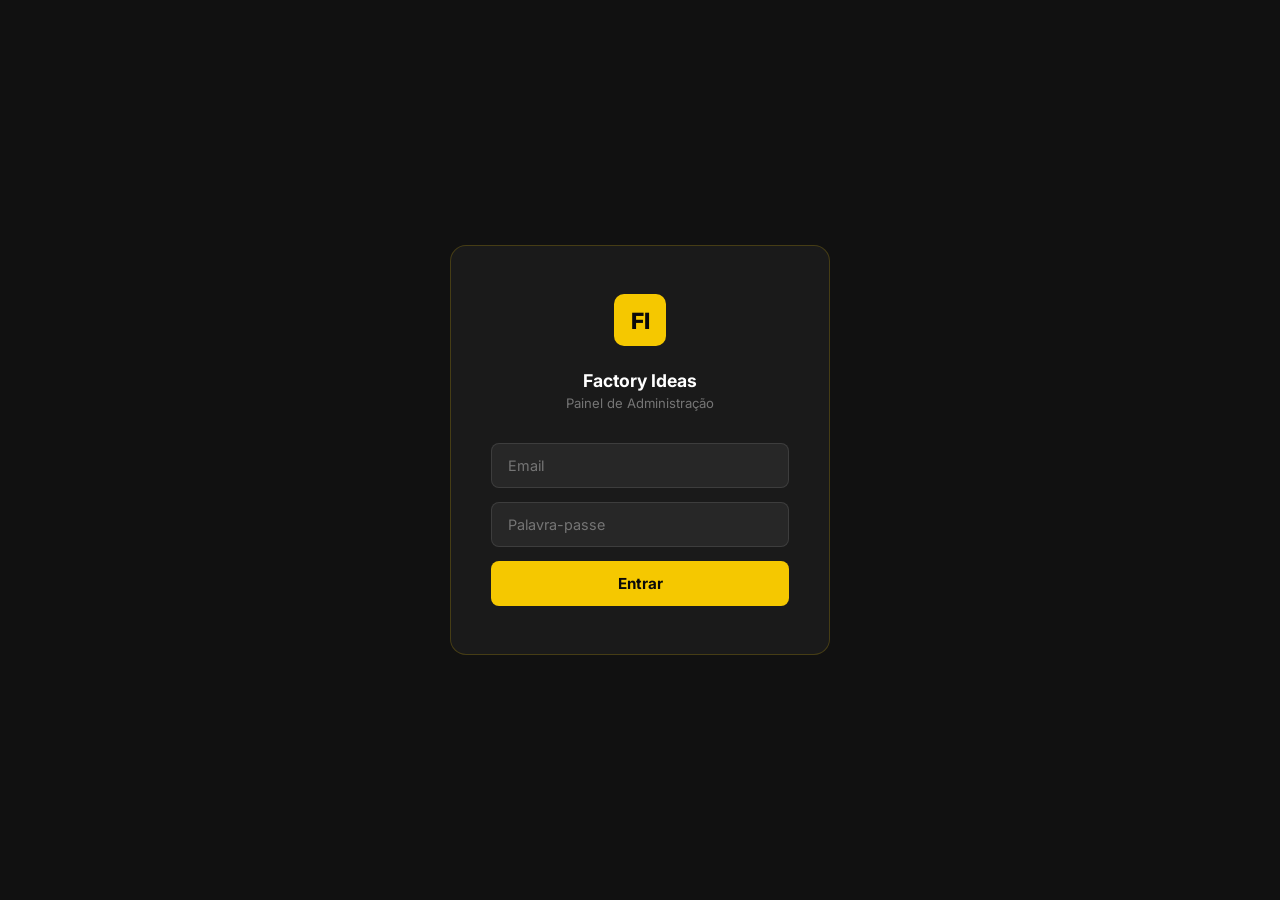
<file: admin/index.html>
<!DOCTYPE html>
<html lang="pt">
<head>
  <meta charset="UTF-8" />
  <meta name="viewport" content="width=device-width, initial-scale=1.0" />
  <title>Admin — Factory Ideas</title>
  <link rel="preconnect" href="https://fonts.googleapis.com" />
  <link href="https://fonts.googleapis.com/css2?family=Inter:wght@300;400;500;600;700;800&display=swap" rel="stylesheet" />
  <style>
    *, *::before, *::after { box-sizing: border-box; margin: 0; padding: 0; }
    :root {
      --yellow: #F5C800;
      --black: #0A0A0A;
      --dark: #111;
      --dark2: #1A1A1A;
      --sidebar-w: 240px;
      --gray: #6b7280;
      --border: #e5e7eb;
      --bg: #f9fafb;
      --white: #fff;
      --green: #22c55e;
      --red: #ef4444;
      --blue: #3b82f6;
    }
    body { font-family: 'Inter', sans-serif; background: var(--bg); color: var(--dark); }

    /* LOGIN */
    #login-screen {
      min-height: 100vh;
      display: flex; align-items: center; justify-content: center;
      background: var(--dark);
    }
    .login-box {
      background: var(--dark2);
      border: 1px solid rgba(245,200,0,0.2);
      border-radius: 16px;
      padding: 48px 40px;
      width: 100%; max-width: 380px;
      text-align: center;
    }
    .login-logo { margin-bottom: 8px; }
    .login-logo-af {
      width: 52px; height: 52px;
      background: var(--yellow);
      border-radius: 10px;
      display: inline-flex; align-items: center; justify-content: center;
      font-size: 1.4rem; font-weight: 800; color: var(--black);
      margin-bottom: 16px;
    }
    .login-box h1 { font-size: 1.1rem; font-weight: 700; color: #fff; margin-bottom: 4px; }
    .login-box p { font-size: 0.82rem; color: rgba(255,255,255,0.4); margin-bottom: 32px; }
    .login-box input {
      width: 100%;
      background: rgba(255,255,255,0.06);
      border: 1px solid rgba(255,255,255,0.1);
      border-radius: 8px;
      padding: 13px 16px;
      color: #fff;
      font-family: 'Inter', sans-serif;
      font-size: 0.9rem;
      margin-bottom: 14px;
      outline: none;
      transition: border-color 0.2s;
    }
    .login-box input:focus { border-color: var(--yellow); }
    .login-btn {
      width: 100%;
      background: var(--yellow);
      color: var(--black);
      border: none;
      border-radius: 8px;
      padding: 13px;
      font-weight: 700;
      font-size: 0.95rem;
      cursor: pointer;
      font-family: 'Inter', sans-serif;
      transition: opacity 0.2s;
    }
    .login-btn:hover { opacity: 0.9; }
    .login-error { color: var(--red); font-size: 0.82rem; margin-top: 10px; display: none; }

    /* LAYOUT */
    #app { display: none; min-height: 100vh; }
    .sidebar {
      position: fixed; top: 0; left: 0; bottom: 0;
      width: var(--sidebar-w);
      background: var(--dark);
      border-right: 1px solid rgba(255,255,255,0.05);
      display: flex; flex-direction: column;
      z-index: 100;
    }
    .sidebar-logo {
      display: flex; align-items: center; gap: 10px;
      padding: 20px 20px 16px;
      border-bottom: 1px solid rgba(255,255,255,0.06);
    }
    .sidebar-logo-af {
      width: 36px; height: 36px;
      background: var(--yellow);
      border-radius: 7px;
      display: flex; align-items: center; justify-content: center;
      font-size: 0.85rem; font-weight: 800; color: var(--black); flex-shrink: 0;
    }
    .sidebar-logo-text { line-height: 1.2; }
    .sidebar-logo-text strong { display: block; font-size: 0.82rem; color: #fff; font-weight: 700; }
    .sidebar-logo-text span { font-size: 0.68rem; color: rgba(255,255,255,0.3); text-transform: uppercase; letter-spacing: 0.8px; }
    .sidebar-nav { flex: 1; padding: 16px 12px; overflow-y: auto; }
    .nav-section-label { font-size: 0.65rem; font-weight: 700; color: rgba(255,255,255,0.25); text-transform: uppercase; letter-spacing: 1.5px; padding: 8px 10px 4px; }
    .nav-item {
      display: flex; align-items: center; gap: 10px;
      padding: 10px 12px;
      border-radius: 8px;
      color: rgba(255,255,255,0.55);
      font-size: 0.875rem;
      font-weight: 500;
      cursor: pointer;
      transition: all 0.15s;
      margin-bottom: 2px;
      border: none; background: none; width: 100%; text-align: left; font-family: 'Inter', sans-serif;
    }
    .nav-item:hover { background: rgba(255,255,255,0.06); color: #fff; }
    .nav-item.active { background: rgba(245,200,0,0.12); color: var(--yellow); }
    .nav-icon { width: 18px; text-align: center; flex-shrink: 0; }
    .sidebar-footer {
      padding: 16px 12px;
      border-top: 1px solid rgba(255,255,255,0.06);
    }
    .logout-btn {
      display: flex; align-items: center; gap: 10px;
      padding: 10px 12px;
      border-radius: 8px;
      color: rgba(255,255,255,0.4);
      font-size: 0.875rem;
      cursor: pointer;
      transition: all 0.15s;
      border: none; background: none; width: 100%; font-family: 'Inter', sans-serif;
    }
    .logout-btn:hover { color: var(--red); background: rgba(239,68,68,0.08); }

    /* MAIN */
    .main { margin-left: var(--sidebar-w); padding: 32px; min-height: 100vh; }
    .page { display: none; }
    .page.active { display: block; }
    .page-header { display: flex; align-items: center; justify-content: space-between; margin-bottom: 28px; }
    .page-header h1 { font-size: 1.5rem; font-weight: 800; }
    .page-header p { font-size: 0.85rem; color: var(--gray); margin-top: 2px; }

    /* CARDS / STATS */
    .stats-row { display: grid; grid-template-columns: repeat(6, 1fr); gap: 16px; margin-bottom: 28px; }
    .stat-card { background: var(--white); border: 1px solid var(--border); border-radius: 12px; padding: 20px 24px; }
    .stat-card .stat-label { font-size: 0.75rem; font-weight: 600; text-transform: uppercase; letter-spacing: 0.8px; color: var(--gray); margin-bottom: 8px; }
    .stat-card .stat-value { font-size: 1.8rem; font-weight: 800; color: var(--dark); line-height: 1; }
    .stat-card .stat-sub { font-size: 0.75rem; color: var(--gray); margin-top: 4px; }

    /* PANELS */
    .panel { background: var(--white); border: 1px solid var(--border); border-radius: 12px; margin-bottom: 24px; overflow: hidden; }
    .panel-header { display: flex; align-items: center; justify-content: space-between; padding: 18px 24px; border-bottom: 1px solid var(--border); }
    .panel-header h2 { font-size: 0.95rem; font-weight: 700; }
    .panel-body { padding: 24px; }

    /* TABLES */
    table { width: 100%; border-collapse: collapse; }
    th { font-size: 0.72rem; font-weight: 700; text-transform: uppercase; letter-spacing: 0.8px; color: var(--gray); padding: 10px 12px; text-align: left; border-bottom: 1px solid var(--border); background: #f9fafb; }
    td { padding: 12px 12px; font-size: 0.875rem; border-bottom: 1px solid var(--border); vertical-align: middle; }
    tr:last-child td { border-bottom: none; }
    tr:hover td { background: #fafafa; }
    .td-img { width: 60px; height: 48px; object-fit: cover; border-radius: 6px; background: #eee; }
    .td-img-placeholder { width: 60px; height: 48px; background: #eee; border-radius: 6px; display: flex; align-items: center; justify-content: center; font-size: 1.2rem; }

    /* BADGES */
    .badge-cat { display: inline-block; padding: 3px 10px; border-radius: 20px; font-size: 0.72rem; font-weight: 600; }
    .cat-stands { background: #dbeafe; color: #1d4ed8; }
    .cat-impressao { background: #d1fae5; color: #065f46; }
    .cat-brindes { background: #fef3c7; color: #92400e; }
    .cat-texteis { background: #ede9fe; color: #5b21b6; }

    /* BUTTONS */
    .btn { display: inline-flex; align-items: center; gap: 6px; padding: 8px 16px; border-radius: 7px; font-size: 0.82rem; font-weight: 600; cursor: pointer; border: none; font-family: 'Inter', sans-serif; transition: all 0.15s; }
    .btn-primary { background: var(--yellow); color: var(--black); }
    .btn-primary:hover { opacity: 0.9; }
    .btn-ghost { background: transparent; color: var(--dark); border: 1px solid var(--border); }
    .btn-ghost:hover { background: var(--bg); }
    .btn-danger { background: transparent; color: var(--red); border: 1px solid #fecaca; }
    .btn-danger:hover { background: #fef2f2; }
    .btn-success { background: var(--green); color: #fff; }
    .btn-sm { padding: 5px 12px; font-size: 0.78rem; }
    .btn-icon { padding: 6px; border-radius: 6px; background: transparent; border: 1px solid var(--border); cursor: pointer; font-size: 0.9rem; transition: all 0.15s; }
    .btn-icon:hover { background: var(--bg); }

    /* FORMS */
    .form-grid { display: grid; grid-template-columns: 1fr 1fr; gap: 16px; }
    .form-group { margin-bottom: 16px; }
    .form-group label { display: block; font-size: 0.78rem; font-weight: 600; color: var(--gray); margin-bottom: 6px; text-transform: uppercase; letter-spacing: 0.5px; }
    .form-group input, .form-group select, .form-group textarea {
      width: 100%; border: 1px solid var(--border); border-radius: 7px;
      padding: 10px 12px; font-family: 'Inter', sans-serif; font-size: 0.875rem;
      color: var(--dark); background: var(--white); outline: none; transition: border-color 0.15s;
    }
    .form-group input:focus, .form-group select:focus, .form-group textarea:focus { border-color: var(--yellow); box-shadow: 0 0 0 3px rgba(245,200,0,0.1); }
    .form-group textarea { resize: vertical; min-height: 80px; }
    .form-actions { display: flex; gap: 10px; margin-top: 8px; }

    /* MODAL */
    .modal-overlay { position: fixed; inset: 0; background: rgba(0,0,0,0.45); z-index: 200; display: none; align-items: center; justify-content: center; }
    .modal-overlay.open { display: flex; }
    .modal { background: var(--white); border-radius: 14px; padding: 32px; width: 100%; max-width: 520px; max-height: 90vh; overflow-y: auto; }
    .modal-header { display: flex; align-items: center; justify-content: space-between; margin-bottom: 24px; }
    .modal-header h3 { font-size: 1.05rem; font-weight: 700; }
    .modal-close { background: none; border: none; font-size: 1.2rem; cursor: pointer; color: var(--gray); padding: 4px; border-radius: 6px; }
    .modal-close:hover { background: var(--bg); }

    /* TOAST */
    .toast { position: fixed; bottom: 28px; right: 28px; background: var(--dark); color: #fff; padding: 12px 20px; border-radius: 10px; font-size: 0.875rem; font-weight: 500; z-index: 999; transform: translateY(80px); opacity: 0; transition: all 0.3s; display: flex; align-items: center; gap: 8px; }
    .toast.show { transform: translateY(0); opacity: 1; }
    .toast.success { background: var(--green); }
    .toast.error { background: var(--red); }

    /* SWITCH */
    .switch { position: relative; width: 40px; height: 22px; flex-shrink: 0; }
    .switch input { display: none; }
    .switch-track { position: absolute; inset: 0; background: #d1d5db; border-radius: 11px; cursor: pointer; transition: background 0.2s; }
    .switch input:checked + .switch-track { background: var(--yellow); }
    .switch-track::after { content: ''; position: absolute; top: 3px; left: 3px; width: 16px; height: 16px; background: #fff; border-radius: 50%; transition: transform 0.2s; }
    .switch input:checked + .switch-track::after { transform: translateX(18px); }

    /* INLINE EDIT */
    .editable { cursor: pointer; border-bottom: 1px dashed transparent; transition: border-color 0.15s; padding-bottom: 1px; }
    .editable:hover { border-color: var(--yellow); }
    .inline-input { border: 1px solid var(--yellow); border-radius: 4px; padding: 2px 6px; font-family: 'Inter', sans-serif; font-size: inherit; outline: none; }

    /* EMPTY STATE */
    .empty-state { text-align: center; padding: 48px 24px; color: var(--gray); }
    .empty-state p { font-size: 0.875rem; }

    /* COLOR DOTS */
    .status-dot { width: 8px; height: 8px; border-radius: 50%; display: inline-block; margin-right: 6px; }
    .dot-green { background: var(--green); }
    .dot-gray { background: #d1d5db; }

    /* MEDIA LIBRARY */
    .upload-zone { border: 2px dashed var(--border); border-radius: 12px; padding: 48px 24px; text-align: center; cursor: pointer; transition: all 0.2s; background: var(--white); margin-bottom: 24px; }
    .upload-zone:hover, .upload-zone.drag-over { border-color: var(--yellow); background: rgba(245,200,0,0.04); }
    .upload-zone-icon { font-size: 2.8rem; margin-bottom: 12px; }
    .upload-zone h3 { font-size: 1rem; font-weight: 700; margin-bottom: 6px; }
    .upload-zone p { font-size: 0.82rem; color: var(--gray); margin-bottom: 4px; }
    .upload-zone small { font-size: 0.72rem; color: #bbb; }
    .media-tabs { display: flex; gap: 6px; margin-bottom: 20px; flex-wrap: wrap; }
    .media-tab { padding: 7px 16px; border-radius: 6px; font-size: 0.8rem; font-weight: 600; cursor: pointer; border: 1px solid var(--border); background: var(--white); color: var(--gray); transition: all 0.15s; font-family: Inter,sans-serif; }
    .media-tab:hover { background: var(--bg); }
    .media-tab.active { background: var(--yellow); border-color: var(--yellow); color: var(--black); }
    .media-grid { display: grid; grid-template-columns: repeat(auto-fill, minmax(160px, 1fr)); gap: 14px; }
    .media-card { background: var(--white); border: 1px solid var(--border); border-radius: 10px; overflow: hidden; transition: all 0.15s; }
    .media-card:hover { box-shadow: 0 4px 16px rgba(0,0,0,0.1); transform: translateY(-2px); }
    .media-thumb { height: 110px; display: flex; align-items: center; justify-content: center; background: var(--bg); overflow: hidden; }
    .media-thumb img { width: 100%; height: 100%; object-fit: contain; padding: 8px; }
    .media-type-icon { font-size: 2.8rem; }
    .media-card-info { padding: 10px 12px 6px; }
    .media-card-name { font-size: 0.78rem; font-weight: 600; color: var(--dark); white-space: nowrap; overflow: hidden; text-overflow: ellipsis; margin-bottom: 4px; }
    .media-card-meta { font-size: 0.7rem; color: var(--gray); display: flex; justify-content: space-between; margin-bottom: 8px; }
    .media-card-actions { display: flex; gap: 6px; padding: 0 10px 10px; }
    .media-empty { text-align:center; padding:64px 24px; color:var(--gray); font-size:0.875rem; }
    .media-badge { display:inline-block; padding:2px 8px; border-radius:20px; font-size:0.65rem; font-weight:700; text-transform:uppercase; letter-spacing:0.5px; }
    .mb-img { background:#dbeafe; color:#1d4ed8; }
    .mb-vid { background:#fce7f3; color:#9d174d; }
    .mb-doc { background:#d1fae5; color:#065f46; }
    .mb-logo { background:#fef3c7; color:#92400e; }
    .media-stats-bar { display:flex; gap:16px; margin-bottom:20px; flex-wrap:wrap; }
    .media-stat { font-size:0.82rem; color:var(--gray); }
    .media-stat strong { color:var(--dark); font-weight:700; }
    /* PICKER */
    .picker-grid { display:grid; grid-template-columns:repeat(auto-fill, minmax(110px,1fr)); gap:10px; max-height:300px; overflow-y:auto; padding:4px; }
    .picker-item { border:2px solid var(--border); border-radius:8px; overflow:hidden; cursor:pointer; transition:all 0.15s; }
    .picker-item:hover { border-color:var(--yellow); transform:translateY(-2px); }
    .picker-item.selected { border-color:var(--yellow); box-shadow:0 0 0 3px rgba(245,200,0,0.2); }
    .picker-thumb { height:80px; display:flex; align-items:center; justify-content:center; background:var(--bg); }
    .picker-thumb img { width:100%; height:100%; object-fit:contain; padding:6px; }
    .picker-name { font-size:0.68rem; font-weight:600; padding:6px 8px; white-space:nowrap; overflow:hidden; text-overflow:ellipsis; text-align:center; color:var(--dark); }
    .picker-empty { text-align:center; padding:32px 16px; color:var(--gray); font-size:0.82rem; }

    /* NAV BADGE */
    .nav-badge { background:var(--yellow); color:var(--black); font-size:0.65rem; font-weight:800; min-width:18px; height:18px; border-radius:9px; display:inline-flex; align-items:center; justify-content:center; padding:0 5px; margin-left:auto; }
    .badge-nova { display:inline-block; padding:3px 10px; border-radius:20px; font-size:0.72rem; font-weight:600; background:#fef3c7; color:#92400e; }
    .badge-lida { display:inline-block; padding:3px 10px; border-radius:20px; font-size:0.72rem; font-weight:600; background:#d1fae5; color:#065f46; }
    .msg-truncate { max-width:220px; white-space:nowrap; overflow:hidden; text-overflow:ellipsis; display:block; }
    tr.clickable-row { cursor:pointer; }
    tr.clickable-row:hover td { background:rgba(245,200,0,0.06) !important; }
    .msg-detail-field { margin-bottom:16px; }
    .msg-detail-field label { display:block; font-size:0.72rem; font-weight:700; text-transform:uppercase; letter-spacing:0.5px; color:var(--gray); margin-bottom:4px; }
    .msg-detail-field p { font-size:0.9rem; color:var(--dark); line-height:1.5; }
    .msg-detail-field a { color:var(--blue); text-decoration:none; }
    .msg-detail-field a:hover { text-decoration:underline; }
    .msg-detail-grid { display:grid; grid-template-columns:1fr 1fr; gap:16px; }
    .contacto-search { width:100%; max-width:320px; border:1px solid var(--border); border-radius:7px; padding:9px 14px; font-family:'Inter',sans-serif; font-size:0.85rem; outline:none; transition:border-color 0.15s; }
    .contacto-search:focus { border-color:var(--yellow); box-shadow:0 0 0 3px rgba(245,200,0,0.1); }
  </style>
</head>
<body>

<!-- LOGIN -->
<div id="login-screen">
  <div class="login-box">
    <div class="login-logo">
      <div class="login-logo-af">FI</div>
    </div>
    <h1>Factory Ideas</h1>
    <p>Painel de Administração</p>
    <input type="email" id="login-user" placeholder="Email" autocomplete="email" />
    <input type="password" id="login-pass" placeholder="Palavra-passe" />
    <button class="login-btn" onclick="doLogin()">Entrar</button>
    <p class="login-error" id="login-error">Credenciais incorretas.</p>
  </div>
</div>

<!-- APP -->
<div id="app">
  <!-- SIDEBAR -->
  <aside class="sidebar">
    <div class="sidebar-logo">
      <div class="sidebar-logo-af">FI</div>
      <div class="sidebar-logo-text">
        <strong>Factory Ideas</strong>
        <span>Admin Panel</span>
      </div>
    </div>
    <nav class="sidebar-nav">
      <div class="nav-section-label">Principal</div>
      <button class="nav-item active" onclick="showPage('dashboard', this)">
        <span class="nav-icon">▦</span> Dashboard
      </button>
      <button class="nav-item" onclick="showPage('mensagens', this)">
        <span class="nav-icon">✉</span> Mensagens
        <span class="nav-badge" id="nav-badge-mensagens" style="display:none;">0</span>
      </button>
      <button class="nav-item" onclick="showPage('contactos', this)">
        <span class="nav-icon">☷</span> Base de Dados
      </button>
      <button class="nav-item" onclick="showPage('analytics', this)">
        <span class="nav-icon">◫</span> Analytics
      </button>
      <div class="nav-section-label">Conteúdo</div>
      <button class="nav-item" onclick="showPage('portfolio', this)">
        <span class="nav-icon">◈</span> Portfólio
      </button>
      <button class="nav-item" onclick="showPage('servicos', this)">
        <span class="nav-icon">◎</span> Serviços
      </button>
      <button class="nav-item" onclick="showPage('clientes', this)">
        <span class="nav-icon">◉</span> Clientes
      </button>
      <button class="nav-item" onclick="showPage('feiras', this)">
        <span class="nav-icon">◆</span> Feiras
      </button>
      <button class="nav-item" onclick="showPage('media', this)">
        <span class="nav-icon">◪</span> Média
      </button>
      <div class="nav-section-label">Configurações</div>
      <button class="nav-item" onclick="showPage('contacto', this)">
        <span class="nav-icon">◌</span> Contacto
      </button>
      <button class="nav-item" onclick="showPage('hero', this)">
        <span class="nav-icon">◇</span> Hero / Texto
      </button>
    </nav>
    <div class="sidebar-footer">
      <div style="padding:10px 12px 8px;font-size:0.75rem;color:rgba(255,255,255,0.35);">
        Sessão iniciada como<br />
        <span id="current-user-name" style="color:rgba(255,255,255,0.6);font-weight:600;"></span>
      </div>
      <button class="logout-btn" onclick="doLogout()">
        <span>→</span> Terminar Sessão
      </button>
    </div>
  </aside>

  <!-- MAIN -->
  <main class="main">

    <!-- DASHBOARD -->
    <div id="page-dashboard" class="page active">
      <div class="page-header">
        <div>
          <h1>Dashboard</h1>
          <p>Visão geral do conteúdo do site</p>
        </div>
        <a href="../index.html" target="_blank" class="btn btn-ghost">Ver Site →</a>
      </div>
      <div class="stats-row">
        <div class="stat-card">
          <div class="stat-label">Itens no Portfólio</div>
          <div class="stat-value" id="stat-portfolio">—</div>
          <div class="stat-sub">fotos publicadas</div>
        </div>
        <div class="stat-card">
          <div class="stat-label">Serviços</div>
          <div class="stat-value" id="stat-servicos">—</div>
          <div class="stat-sub">serviços activos</div>
        </div>
        <div class="stat-card">
          <div class="stat-label">Clientes</div>
          <div class="stat-value" id="stat-clientes">—</div>
          <div class="stat-sub">clientes listados</div>
        </div>
        <div class="stat-card">
          <div class="stat-label">Feiras</div>
          <div class="stat-value" id="stat-feiras">—</div>
          <div class="stat-sub">feiras registadas</div>
        </div>
        <div class="stat-card">
          <div class="stat-label">Ficheiros</div>
          <div class="stat-value" id="stat-media">—</div>
          <div class="stat-sub">na biblioteca de média</div>
        </div>
        <div class="stat-card">
          <div class="stat-label">Mensagens</div>
          <div class="stat-value" id="stat-mensagens">—</div>
          <div class="stat-sub" id="stat-mensagens-sub">mensagens recebidas</div>
        </div>
      </div>
      <div class="panel">
        <div class="panel-header"><h2>Acesso Rápido</h2></div>
        <div class="panel-body" style="display:grid;grid-template-columns:repeat(3,1fr);gap:12px;">
          <button class="btn btn-ghost" style="justify-content:flex-start;" onclick="showPage('portfolio', document.querySelector('[onclick*=portfolio]'))">+ Adicionar ao Portfólio</button>
          <button class="btn btn-ghost" style="justify-content:flex-start;" onclick="showPage('clientes', document.querySelector('[onclick*=clientes]'))">+ Adicionar Cliente</button>
          <button class="btn btn-ghost" style="justify-content:flex-start;" onclick="showPage('feiras', document.querySelector('[onclick*=feiras]'))">+ Adicionar Feira</button>
          <button class="btn btn-ghost" style="justify-content:flex-start;" onclick="showPage('servicos', document.querySelector('[onclick*=servicos]'))">Editar Serviços</button>
          <button class="btn btn-ghost" style="justify-content:flex-start;" onclick="showPage('contacto', document.querySelector('[onclick*=contacto]'))">Editar Contacto</button>
          <button class="btn btn-ghost" style="justify-content:flex-start;" onclick="showPage('hero', document.querySelector('[onclick*=hero]'))">Editar Texto Hero</button>
        </div>
      </div>
    </div>

    <!-- PORTFOLIO -->
    <div id="page-portfolio" class="page">
      <div class="page-header">
        <div><h1>Portfólio</h1><p>Gerir fotos e projetos exibidos no site</p></div>
        <button class="btn btn-primary" onclick="openModal('modal-add-portfolio')">+ Adicionar Item</button>
      </div>
      <div class="panel">
        <div class="panel-header"><h2>Itens do Portfólio</h2><span style="font-size:0.78rem;color:var(--gray)" id="portfolio-count"></span></div>
        <div class="panel-body" style="padding:0;">
          <table>
            <thead><tr><th>Imagem</th><th>Título</th><th>Categoria</th><th>Visível</th><th>Ações</th></tr></thead>
            <tbody id="portfolio-table-body"></tbody>
          </table>
        </div>
      </div>
    </div>

    <!-- SERVIÇOS -->
    <div id="page-servicos" class="page">
      <div class="page-header">
        <div><h1>Serviços</h1><p>Editar os serviços apresentados no site</p></div>
      </div>
      <div id="servicos-list"></div>
    </div>

    <!-- CLIENTES -->
    <div id="page-clientes" class="page">
      <div class="page-header">
        <div><h1>Clientes</h1><p>Gerir a lista de clientes exibida no site</p></div>
        <button class="btn btn-primary" onclick="openModal('modal-add-cliente')">+ Adicionar Cliente</button>
      </div>
      <div class="panel">
        <div class="panel-header"><h2>Lista de Clientes</h2></div>
        <div class="panel-body" style="padding:0;">
          <table>
            <thead><tr><th style="width:56px"></th><th>Empresa</th><th>Logótipo</th><th>Visível</th><th>Ações</th></tr></thead>
            <tbody id="clientes-table-body"></tbody>
          </table>
        </div>
      </div>
    </div>

    <!-- FEIRAS -->
    <div id="page-feiras" class="page">
      <div class="page-header">
        <div><h1>Feiras</h1><p>Gerir as feiras onde a Factory Ideas marcou presença</p></div>
        <button class="btn btn-primary" onclick="openModal('modal-add-feira')">+ Adicionar Feira</button>
      </div>
      <div class="panel">
        <div class="panel-header"><h2>Feiras Registadas</h2></div>
        <div class="panel-body" style="padding:0;">
          <table>
            <thead><tr><th>Nome da Feira</th><th>Visível</th><th>Ações</th></tr></thead>
            <tbody id="feiras-table-body"></tbody>
          </table>
        </div>
      </div>
    </div>

    <!-- CONTACTO -->
    <div id="page-contacto" class="page">
      <div class="page-header">
        <div><h1>Informações de Contacto</h1><p>Editar dados de contacto exibidos no site</p></div>
      </div>
      <div class="panel">
        <div class="panel-body">
          <form id="contacto-form" onsubmit="saveContacto(event)">
            <div class="form-grid">
              <div class="form-group">
                <label>Morada</label>
                <input type="text" id="c-morada" />
              </div>
              <div class="form-group">
                <label>Cidade / País</label>
                <input type="text" id="c-cidade" />
              </div>
              <div class="form-group">
                <label>Telefone Geral</label>
                <input type="text" id="c-tel-geral" />
              </div>
              <div class="form-group">
                <label>Telefone Comercial</label>
                <input type="text" id="c-tel-comercial" />
              </div>
              <div class="form-group">
                <label>WhatsApp (número sem espaços)</label>
                <input type="text" id="c-whatsapp" placeholder="244923012946" />
              </div>
              <div class="form-group">
                <label>Email</label>
                <input type="email" id="c-email" />
              </div>
              <div class="form-group">
                <label>Horário de Funcionamento</label>
                <input type="text" id="c-horario" />
              </div>
              <div class="form-group">
                <label>Instagram URL</label>
                <input type="text" id="c-instagram" />
              </div>
            </div>
            <div class="form-actions">
              <button type="submit" class="btn btn-primary">Guardar Alterações</button>
            </div>
          </form>
        </div>
      </div>
    </div>

    <!-- HERO -->
    <div id="page-hero" class="page">
      <div class="page-header">
        <div><h1>Texto Hero</h1><p>Editar o texto principal da página inicial</p></div>
      </div>
      <div class="panel">
        <div class="panel-body">
          <form id="hero-form" onsubmit="saveHero(event)">
            <div class="form-group">
              <label>Título (linha 1)</label>
              <input type="text" id="h-title1" />
            </div>
            <div class="form-group">
              <label>Título em destaque (linha 2 — amarelo)</label>
              <input type="text" id="h-title2" />
            </div>
            <div class="form-group">
              <label>Subtítulo / Descrição</label>
              <textarea id="h-subtitle" rows="3"></textarea>
            </div>
            <div class="form-grid">
              <div class="form-group">
                <label>Estatística 1 — Número</label>
                <input type="text" id="h-stat1-n" placeholder="+50" />
              </div>
              <div class="form-group">
                <label>Estatística 1 — Texto</label>
                <input type="text" id="h-stat1-t" placeholder="Clientes B2B" />
              </div>
              <div class="form-group">
                <label>Estatística 2 — Número</label>
                <input type="text" id="h-stat2-n" placeholder="8" />
              </div>
              <div class="form-group">
                <label>Estatística 2 — Texto</label>
                <input type="text" id="h-stat2-t" placeholder="Áreas de Serviço" />
              </div>
              <div class="form-group">
                <label>Estatística 3 — Número</label>
                <input type="text" id="h-stat3-n" placeholder="300m²" />
              </div>
              <div class="form-group">
                <label>Estatística 3 — Texto</label>
                <input type="text" id="h-stat3-t" placeholder="Parque Gráfico" />
              </div>
            </div>
            <div class="form-actions">
              <button type="submit" class="btn btn-primary">Guardar Alterações</button>
            </div>
          </form>
          <div style="margin-top:16px;padding:12px 16px;background:#fffbeb;border:1px solid #fde68a;border-radius:8px;font-size:0.8rem;color:#92400e;">
            As alterações aqui feitas ficam guardadas localmente. Para publicar no site, copie os valores para o <code>index.html</code> ou utilize a exportação abaixo.
          </div>
        </div>
      </div>
    </div>

    <!-- MÉDIA -->
    <div id="page-media" class="page">
      <div class="page-header">
        <div><h1>Biblioteca de Média</h1><p>Armazenamento interno de imagens, vídeos, documentos e logótipos</p></div>
        <button class="btn btn-primary" onclick="document.getElementById('media-file-input').click()">+ Carregar Ficheiros</button>
      </div>
      <input type="file" id="media-file-input" multiple accept="image/*,video/*,.pdf,.doc,.docx,.xls,.xlsx,.ppt,.pptx" style="display:none" onchange="handleFileUpload(this.files)" />

      <div class="upload-zone" id="upload-zone" ondragover="onDragOver(event)" ondragleave="onDragLeave(event)" ondrop="onDrop(event)" onclick="document.getElementById('media-file-input').click()">
        <div class="upload-zone-icon">&#x1F4C2;</div>
        <h3>Arraste ficheiros para aqui</h3>
        <p>ou clique para seleccionar</p>
        <small>Imagens, Vídeos, PDF, Word, Excel — máx. 5 MB por ficheiro</small>
      </div>

      <div class="media-stats-bar" id="media-stats-bar"></div>

      <div class="media-tabs" id="media-tabs">
        <button class="media-tab active" onclick="filterMedia('all', this)">Todos</button>
        <button class="media-tab" onclick="filterMedia('img', this)">Imagens</button>
        <button class="media-tab" onclick="filterMedia('vid', this)">Vídeos</button>
        <button class="media-tab" onclick="filterMedia('doc', this)">Documentos</button>
        <button class="media-tab" onclick="filterMedia('logo', this)">Logótipos</button>
      </div>

      <div class="media-grid" id="media-grid"></div>
      <div class="media-empty" id="media-empty" style="display:none">Nenhum ficheiro na biblioteca. Carregue o primeiro ficheiro acima.</div>
    </div>

    <!-- MENSAGENS -->
    <div id="page-mensagens" class="page">
      <div class="page-header">
        <div><h1>Mensagens</h1><p>Pedidos de orçamento recebidos através do formulário de contacto</p></div>
      </div>
      <div class="panel">
        <div class="panel-header"><h2>Mensagens Recebidas</h2><span style="font-size:0.78rem;color:var(--gray)" id="mensagens-count"></span></div>
        <div class="panel-body" style="padding:0;">
          <table>
            <thead><tr><th>Data</th><th>Nome</th><th>Empresa</th><th>Serviço</th><th>Mensagem</th><th>Estado</th><th>Ações</th></tr></thead>
            <tbody id="mensagens-table-body"></tbody>
          </table>
        </div>
      </div>
    </div>

    <!-- CONTACTOS / BASE DE DADOS -->
    <div id="page-contactos" class="page">
      <div class="page-header">
        <div><h1>Base de Dados de Contactos</h1><p>Contactos recolhidos automaticamente a partir dos formulários do site</p></div>
        <div style="display:flex;gap:10px;align-items:center;">
          <input type="text" class="contacto-search" id="contactos-search" placeholder="Pesquisar por nome, empresa, email..." oninput="renderContactos()" />
          <button class="btn btn-danger btn-sm" onclick="exportContactosCSV()">Exportar CSV</button>
        </div>
      </div>
      <div class="panel">
        <div class="panel-header"><h2>Contactos</h2><span style="font-size:0.78rem;color:var(--gray)" id="contactos-count"></span></div>
        <div class="panel-body" style="padding:0;">
          <table>
            <thead><tr><th>Nome</th><th>Empresa</th><th>Telefone</th><th>Email</th><th>Serviço</th><th>Mensagens</th><th>Primeiro Contacto</th><th>Ações</th></tr></thead>
            <tbody id="contactos-table-body"></tbody>
          </table>
        </div>
      </div>
    </div>

    <!-- ANALYTICS -->
    <div id="page-analytics" class="page">
      <div class="page-header">
        <div><h1>Analytics</h1><p>Estatísticas de visitas ao site</p></div>
        <button class="btn btn-primary" onclick="loadAnalytics()">Atualizar</button>
      </div>
      <div class="stats-row" id="analytics-summary" style="grid-template-columns:repeat(4,1fr);">
        <div class="stat-card">
          <div class="stat-label">Hoje — Visitas</div>
          <div class="stat-value" id="a-today-total">—</div>
          <div class="stat-sub" id="a-today-unique">— visitantes únicos</div>
        </div>
        <div class="stat-card">
          <div class="stat-label">Ontem — Visitas</div>
          <div class="stat-value" id="a-yesterday-total">—</div>
          <div class="stat-sub" id="a-yesterday-unique">— visitantes únicos</div>
        </div>
        <div class="stat-card">
          <div class="stat-label">Últimos 7 Dias</div>
          <div class="stat-value" id="a-week-total">—</div>
          <div class="stat-sub" id="a-week-unique">— visitantes únicos</div>
        </div>
        <div class="stat-card">
          <div class="stat-label">Últimos 30 Dias</div>
          <div class="stat-value" id="a-month-total">—</div>
          <div class="stat-sub" id="a-month-unique">— visitantes únicos</div>
        </div>
      </div>
      <div class="panel">
        <div class="panel-header"><h2>Visitas Diárias (30 dias)</h2></div>
        <div class="panel-body">
          <div id="analytics-chart" style="display:flex;align-items:flex-end;gap:4px;height:200px;padding-top:20px;position:relative;"></div>
          <div style="display:flex;gap:20px;margin-top:12px;font-size:0.78rem;color:var(--gray);">
            <span><span style="display:inline-block;width:10px;height:10px;background:var(--yellow);border-radius:2px;margin-right:4px;"></span>Total de visitas</span>
            <span><span style="display:inline-block;width:10px;height:10px;background:var(--blue);border-radius:2px;margin-right:4px;"></span>Visitantes únicos</span>
          </div>
        </div>
      </div>
      <div style="display:grid;grid-template-columns:1fr 1fr 1fr;gap:24px;">
        <div class="panel">
          <div class="panel-header"><h2>Dispositivos</h2></div>
          <div class="panel-body" id="analytics-devices"><p style="color:var(--gray);font-size:0.85rem;">A carregar...</p></div>
        </div>
        <div class="panel">
          <div class="panel-header"><h2>Idiomas</h2></div>
          <div class="panel-body" id="analytics-langs"><p style="color:var(--gray);font-size:0.85rem;">A carregar...</p></div>
        </div>
        <div class="panel">
          <div class="panel-header"><h2>Origens</h2></div>
          <div class="panel-body" id="analytics-refs"><p style="color:var(--gray);font-size:0.85rem;">A carregar...</p></div>
        </div>
      </div>
      <div class="panel" style="margin-top:24px;">
        <div class="panel-header"><h2>Últimas Visitas</h2></div>
        <div class="panel-body" style="padding:0;">
          <table>
            <thead><tr><th>Data</th><th>IP</th><th>Página</th><th>Dispositivo</th><th>Idioma</th></tr></thead>
            <tbody id="analytics-recent"></tbody>
          </table>
        </div>
      </div>
    </div>

  </main>
</div>

<!-- MESSAGE DETAIL MODAL -->
<div class="modal-overlay" id="modal-mensagem-detail">
  <div class="modal" style="max-width:560px;">
    <div class="modal-header">
      <h3 id="msg-detail-title">Mensagem</h3>
      <button class="modal-close" onclick="closeModal('modal-mensagem-detail')">✕</button>
    </div>
    <div class="msg-detail-grid">
      <div class="msg-detail-field">
        <label>Nome</label>
        <p id="msg-detail-nome">—</p>
      </div>
      <div class="msg-detail-field">
        <label>Empresa</label>
        <p id="msg-detail-empresa">—</p>
      </div>
    </div>
    <div class="msg-detail-grid">
      <div class="msg-detail-field">
        <label>Telefone</label>
        <p id="msg-detail-telefone">—</p>
      </div>
      <div class="msg-detail-field">
        <label>Email</label>
        <p id="msg-detail-email">—</p>
      </div>
    </div>
    <div class="msg-detail-grid">
      <div class="msg-detail-field">
        <label>Serviço</label>
        <p id="msg-detail-servico">—</p>
      </div>
      <div class="msg-detail-field">
        <label>Data</label>
        <p id="msg-detail-data">—</p>
      </div>
    </div>
    <div class="msg-detail-field">
      <label>Mensagem</label>
      <p id="msg-detail-mensagem" style="background:var(--bg);padding:14px 16px;border-radius:8px;white-space:pre-wrap;">—</p>
    </div>
    <div style="display:flex;gap:10px;margin-top:8px;">
      <button class="btn btn-primary btn-sm" id="msg-detail-mark-btn" onclick="">✓ Marcar como lida</button>
      <button class="btn btn-ghost btn-sm" id="msg-detail-whatsapp-btn" onclick="">WhatsApp</button>
      <button class="btn btn-ghost btn-sm" id="msg-detail-email-btn" onclick="">Email</button>
      <button class="btn btn-danger btn-sm" id="msg-detail-delete-btn" onclick="" style="margin-left:auto;">Apagar</button>
    </div>
  </div>
</div>

<!-- MODALS -->
<div class="modal-overlay" id="modal-add-portfolio">
  <div class="modal">
    <div class="modal-header">
      <h3>Adicionar Item ao Portfólio</h3>
      <button class="modal-close" onclick="closeModal('modal-add-portfolio')">✕</button>
    </div>
    <form onsubmit="addPortfolioItem(event)">
      <div class="form-group">
        <label>Título do Projeto *</label>
        <input type="text" id="p-title" placeholder="ex: Stand Sika — FILDA" required />
      </div>
      <div class="form-group">
        <label>Categoria *</label>
        <select id="p-cat" required>
          <option value="">Selecione</option>
          <option value="stands">Stands</option>
          <option value="impressao">Impressão</option>
          <option value="brindes">Brindes</option>
          <option value="texteis">Têxteis</option>
        </select>
      </div>
      <div class="form-group">
        <label>Nome do ficheiro de imagem</label>
        <input type="text" id="p-img" placeholder="ex: stand-sika-1.png (deve estar em images/)" />
        <small style="color:var(--gray);font-size:0.75rem;margin-top:4px;display:block;">Coloque a imagem na pasta <code>factoryideas-site/images/</code> primeiro.</small>
      </div>
      <div class="form-group">
        <label>Label da categoria (ex: Stands para Feiras)</label>
        <input type="text" id="p-label" placeholder="ex: Stands para Feiras" />
      </div>
      <div class="form-actions">
        <button type="submit" class="btn btn-primary">Adicionar</button>
        <button type="button" class="btn btn-ghost" onclick="closeModal('modal-add-portfolio')">Cancelar</button>
      </div>
    </form>
  </div>
</div>

<div class="modal-overlay" id="modal-add-cliente">
  <div class="modal">
    <div class="modal-header">
      <h3>Adicionar Cliente</h3>
      <button class="modal-close" onclick="closeModal('modal-add-cliente')">✕</button>
    </div>
    <form onsubmit="addCliente(event)">
      <div class="form-group">
        <label>Nome da Empresa *</label>
        <input type="text" id="cl-name" placeholder="Nome da empresa" required />
      </div>
      <div class="form-group">
        <label>URL do Logótipo (opcional)</label>
        <input type="text" id="cl-logo" placeholder="https://exemplo.com/logo.png" />
        <small style="color:var(--gray);font-size:0.75rem;margin-top:4px;display:block;">
          Cole o link directo para a imagem do logótipo. Se não tiver, será criado um avatar automático com as iniciais.
        </small>
      </div>
      <div class="form-actions">
        <button type="submit" class="btn btn-primary">Adicionar</button>
        <button type="button" class="btn btn-ghost" onclick="closeModal('modal-add-cliente')">Cancelar</button>
      </div>
    </form>
  </div>
</div>

<div class="modal-overlay" id="modal-add-feira">
  <div class="modal">
    <div class="modal-header">
      <h3>Adicionar Feira</h3>
      <button class="modal-close" onclick="closeModal('modal-add-feira')">✕</button>
    </div>
    <form onsubmit="addFeira(event)">
      <div class="form-group">
        <label>Nome da Feira *</label>
        <input type="text" id="f-name" placeholder="ex: FILDA" required />
      </div>
      <div class="form-actions">
        <button type="submit" class="btn btn-primary">Adicionar</button>
        <button type="button" class="btn btn-ghost" onclick="closeModal('modal-add-feira')">Cancelar</button>
      </div>
    </form>
  </div>
</div>

<!-- LOGO PICKER MODAL -->
<div class="modal-overlay" id="modal-logo-picker">
  <div class="modal" style="max-width:600px;">
    <div class="modal-header">
      <h3>Escolher Logótipo da Biblioteca</h3>
      <button class="modal-close" onclick="closeModal('modal-logo-picker')">✕</button>
    </div>
    <p style="font-size:0.82rem;color:var(--gray);margin-bottom:16px;">Seleccione um ficheiro da biblioteca de média. Para adicionar novos logótipos, carregue-os primeiro na secção <strong>Média</strong>.</p>
    <div class="picker-grid" id="picker-grid"></div>
    <div class="picker-empty" id="picker-empty" style="display:none">Sem logótipos na biblioteca. Vá a <strong>Média</strong> e carregue imagens com o tipo "Logótipo".</div>
    <div style="display:flex;gap:10px;margin-top:20px;justify-content:flex-end;">
      <button class="btn btn-danger btn-sm" onclick="clearClienteLogo()">Remover logótipo</button>
      <button class="btn btn-ghost btn-sm" onclick="closeModal('modal-logo-picker')">Cancelar</button>
      <button class="btn btn-primary btn-sm" onclick="confirmLogoSelection()">Seleccionar</button>
    </div>
  </div>
</div>

<!-- TOAST -->
<div class="toast" id="toast"></div>

<script>
// ===== AUTH =====
const USERS = [
  { email: 'marco.sanches@factoryideas.ao', pass: 'FI#Marco2026!', name: 'Marco Sanches' },
  { email: 'geral@factoryideas.ao',         pass: 'FI#Geral2026!', name: 'Geral' },
];

let currentUser = null;

function enterApp(user) {
  currentUser = user;
  localStorage.setItem('fi_admin_user', JSON.stringify({ email: user.email, name: user.name }));
  document.getElementById('login-screen').style.display = 'none';
  document.getElementById('app').style.display = 'block';
  document.getElementById('current-user-name').textContent = user.name;
  document.getElementById('login-error').style.display = 'none';
  init();
}

function doLogin() {
  const u = document.getElementById('login-user').value.trim().toLowerCase();
  const p = document.getElementById('login-pass').value;
  const match = USERS.find(x => x.email.toLowerCase() === u && x.pass === p);
  if (match) {
    enterApp(match);
  } else {
    document.getElementById('login-error').style.display = 'block';
  }
}
document.getElementById('login-pass').addEventListener('keydown', e => { if (e.key === 'Enter') doLogin(); });
document.getElementById('login-user').addEventListener('keydown', e => { if (e.key === 'Enter') document.getElementById('login-pass').focus(); });

function doLogout() {
  localStorage.removeItem('fi_admin_user');
  document.getElementById('login-screen').style.display = 'flex';
  document.getElementById('app').style.display = 'none';
  document.getElementById('login-pass').value = '';
  document.getElementById('login-user').value = '';
}

// ===== DATA STORE =====
const DEFAULTS = {
  portfolio: [
    { id:1, title:'Stand new Cognito — Angotic', cat:'stands', label:'Stands para Feiras', img:'stand-cognito-1.jpg', visible:true },
    { id:2, title:'Stand new Cognito — Vista Completa', cat:'stands', label:'Stands para Feiras', img:'stand-cognito-2.jpg', visible:true },
    { id:3, title:'Stand new Cognito — Detalhe', cat:'stands', label:'Stands para Feiras', img:'stand-cognito-3.jpg', visible:true },
    { id:4, title:'Stand Sika Summit Angola 2025', cat:'stands', label:'Stands para Feiras', img:'stand-sika-summit.jpg', visible:true },
    { id:5, title:'Kiosk Sika — Balcão Corporativo', cat:'stands', label:'Stands para Feiras', img:'stand-sika-kiosk.jpg', visible:true },
    { id:6, title:'Stand Sika — FILDA', cat:'stands', label:'Stands para Feiras', img:'stand-sika-1.png', visible:true },
    { id:7, title:'Lona Grande Formato — TIS Suntech', cat:'impressao', label:'Impressão Grande Formato', img:'lona-tis.jpg', visible:true },
    { id:8, title:'Outdoor — Nopea Energy', cat:'impressao', label:'Impressão Grande Formato', img:'outdoor-nopea.png', visible:true },
    { id:9, title:'Kit Corporativo — Toyota by CFAO', cat:'brindes', label:'Brindes Corporativos', img:'brinde-toyota-cfao.jpg', visible:true },
    { id:10, title:'Garrafa Personalizada — Keve Agronegócio', cat:'brindes', label:'Brindes Corporativos', img:'brinde-keve-garrafa.jpg', visible:true },
    { id:11, title:'Impressão UV — Sonangol E&P', cat:'brindes', label:'Brindes Corporativos', img:'caneca-sonangol.png', visible:true },
    { id:12, title:'Set de Brindes Corporativos', cat:'brindes', label:'Brindes Corporativos', img:'brinde-set.jpg', visible:true },
    { id:13, title:'Polo Bordado — Sonangol E&P', cat:'texteis', label:'Têxteis Personalizados', img:'textil-polo.jpg', visible:true },
    { id:14, title:'Rebuçados Personalizados', cat:'brindes', label:'Brindes Corporativos', img:'brinde-rebuçados.jpg', visible:true },
  ],
  clientes: [
    { id:1,  name:'Alfort Petroleum',       logo:'', color:'#1e40af', visible:true },
    { id:2,  name:'Keve',                   logo:'', color:'#065f46', visible:true },
    { id:3,  name:'VIVA Seguros',           logo:'', color:'#7c3aed', visible:true },
    { id:4,  name:'Sonangol E&P',           logo:'', color:'#b45309', visible:true },
    { id:5,  name:'BFA Gestão de Activos',  logo:'', color:'#0f766e', visible:true },
    { id:6,  name:'BFA Pensões',            logo:'', color:'#0369a1', visible:true },
    { id:7,  name:'BCI',                    logo:'', color:'#be123c', visible:true },
    { id:8,  name:'Sika',                   logo:'', color:'#c2410c', visible:true },
    { id:9,  name:'Saudabel',               logo:'', color:'#15803d', visible:true },
    { id:10, name:'IZDOM',                  logo:'', color:'#6d28d9', visible:true },
  ],
  feiras: [
    { id:1, name:'FILDA', visible:true },
    { id:2, name:'FIB', visible:true },
    { id:3, name:'ANGOTIC', visible:true },
    { id:4, name:'AGRO EXPO', visible:true },
    { id:5, name:'SAÚDE EXPO', visible:true },
    { id:6, name:'TECH ANGOLA', visible:true },
  ],
  servicos: [
    { id:1, title:'Stands para Feiras', desc:'Projeto 3D personalizado, produção, montagem e desmontagem.', items:['Projeto 3D exclusivo','Montagem e desmontagem','FILDA, FIB, Angotic','Armazenamento para reutilização'] },
    { id:2, title:'Impressão Grande Formato', desc:'Outdoors, lonas, fachadas, mupis e painéis com tintas resistentes.', items:['Outdoors','Lonas e Fachadas','Mupis e Painéis'] },
    { id:3, title:'Brindes Corporativos', desc:'Canecas, sacolas, blocos, mousepads e muito mais.', items:['Canecas e Garrafas','Blocos e Mousepads','Sacolas ecológicas'] },
    { id:4, title:'Têxteis Personalizados', desc:'Fardamentos, t-shirts, bonés e aventais.', items:['T-shirts e Fardamentos','Bonés e Aventais','Diversas técnicas'] },
    { id:5, title:'Impressão Pequeno Formato', desc:'Cartões de visita, flyers, catálogos, etiquetas.', items:['Cartões de Visita','Flyers e Catálogos','Material Corporativo'] },
    { id:6, title:'Eventos Corporativos', desc:'Conceção, planeamento, produção e execução de eventos.', items:['Conceção criativa','Cenografia completa','Supervisão no dia'] },
    { id:7, title:'Serviços Audiovisuais', desc:'Cobertura de eventos, vídeos institucionais, animações.', items:['Vídeos Institucionais','Fotografia Profissional','Animações'] },
    { id:8, title:'EPI Personalizado', desc:'Personalização de equipamentos de proteção individual.', items:['Capacetes e Coletes','Conformidade garantida','Identificação corporativa'] },
  ],
  contacto: {
    morada: 'Rua Augusto Tadeu Bastos, n.º 65',
    cidade: 'Luanda, Angola',
    telGeral: '+244 923 012 946',
    telComercial: '',
    whatsapp: '244923012946',
    email: 'geral@factoryideas.ao',
    horario: 'Segunda a Sexta: 08h00 – 17h00',
    instagram: 'https://www.instagram.com/factoryideas.ao',
  },
  mensagens: [],
  hero: {
    title1: 'Onde a criatividade encontra',
    title2: 'a excelência visual',
    subtitle: 'Transformamos conceitos em comunicação visual de impacto. Soluções completas para empresas — desde impressão de grande formato até stands para as maiores feiras de Angola.',
    stat1n: '+50', stat1t: 'Clientes B2B',
    stat2n: '8', stat2t: 'Áreas de Serviço',
    stat3n: '300m²', stat3t: 'Parque Gráfico',
  }
};

function getData(key) {
  try { return JSON.parse(localStorage.getItem('fi_' + key)) || DEFAULTS[key]; } catch { return DEFAULTS[key]; }
}
function setData(key, val) { localStorage.setItem('fi_' + key, JSON.stringify(val)); }
function nextId(arr) { return arr.length ? Math.max(...arr.map(i => i.id)) + 1 : 1; }

// ===== TOAST =====
function toast(msg, type = '') {
  const t = document.getElementById('toast');
  t.textContent = msg;
  t.className = 'toast show ' + type;
  setTimeout(() => t.className = 'toast', 3000);
}

// ===== MODAL =====
function openModal(id) { document.getElementById(id).classList.add('open'); }
function closeModal(id) { document.getElementById(id).classList.remove('open'); }
document.querySelectorAll('.modal-overlay').forEach(m => m.addEventListener('click', e => { if (e.target === m) m.classList.remove('open'); }));

// ===== NAV =====
function showPage(name, btn) {
  document.querySelectorAll('.page').forEach(p => p.classList.remove('active'));
  document.querySelectorAll('.nav-item').forEach(b => b.classList.remove('active'));
  document.getElementById('page-' + name).classList.add('active');
  if (btn) btn.classList.add('active');
  renderPage(name);
}

// ===== RENDER =====
function init() {
  updateStats();
  renderPage('dashboard');
}

function updateStats() {
  const p = getData('portfolio').filter(i => i.visible).length;
  const s = getData('servicos').length;
  const c = getData('clientes').filter(i => i.visible).length;
  const f = getData('feiras').filter(i => i.visible).length;
  const m = getMedia().length;
  const msgs = getData('mensagens');
  const totalMsgs = msgs.length;
  const unreadMsgs = msgs.filter(x => !x.lida).length;
  document.getElementById('stat-portfolio').textContent = p;
  document.getElementById('stat-servicos').textContent = s;
  document.getElementById('stat-clientes').textContent = c;
  document.getElementById('stat-feiras').textContent = f;
  const sm = document.getElementById('stat-media');
  if (sm) sm.textContent = m;
  const smsg = document.getElementById('stat-mensagens');
  if (smsg) smsg.textContent = totalMsgs;
  const smsgSub = document.getElementById('stat-mensagens-sub');
  if (smsgSub) smsgSub.textContent = unreadMsgs > 0 ? unreadMsgs + ' por ler' : 'mensagens recebidas';
  // Nav badge
  const badge = document.getElementById('nav-badge-mensagens');
  if (badge) {
    if (unreadMsgs > 0) { badge.textContent = unreadMsgs; badge.style.display = 'inline-flex'; }
    else { badge.style.display = 'none'; }
  }
}

function renderPage(name) {
  if (name === 'portfolio') renderPortfolio();
  if (name === 'clientes') renderClientes();
  if (name === 'feiras') renderFeiras();
  if (name === 'servicos') renderServicos();
  if (name === 'contacto') renderContacto();
  if (name === 'hero') renderHero();
  if (name === 'media') renderMedia();
  if (name === 'mensagens') renderMensagens();
  if (name === 'contactos') renderContactos();
  if (name === 'analytics') loadAnalytics();
  updateStats();
}

// ===== PORTFOLIO =====
const catColors = { stands:'cat-stands', impressao:'cat-impressao', brindes:'cat-brindes', texteis:'cat-texteis' };
const catLabels = { stands:'Stands', impressao:'Impressão', brindes:'Brindes', texteis:'Têxteis' };

function renderPortfolio() {
  const items = getData('portfolio');
  document.getElementById('portfolio-count').textContent = items.length + ' itens';
  const tbody = document.getElementById('portfolio-table-body');
  tbody.innerHTML = items.length ? items.map(item => `
    <tr>
      <td><div class="td-img-placeholder">🖼</div></td>
      <td style="font-weight:600;">${item.title}</td>
      <td><span class="badge-cat ${catColors[item.cat] || ''}">${catLabels[item.cat] || item.cat}</span></td>
      <td>
        <label class="switch">
          <input type="checkbox" ${item.visible ? 'checked' : ''} onchange="togglePortfolio(${item.id}, this.checked)" />
          <span class="switch-track"></span>
        </label>
      </td>
      <td>
        <button class="btn-icon" onclick="deletePortfolio(${item.id})" title="Remover">✕</button>
      </td>
    </tr>`).join('') : '<tr><td colspan="5"><div class="empty-state"><p>Nenhum item no portfólio.</p></div></td></tr>';
}

function togglePortfolio(id, val) {
  const items = getData('portfolio');
  const i = items.find(x => x.id === id);
  if (i) { i.visible = val; setData('portfolio', items); toast('Visibilidade actualizada', 'success'); updateStats(); }
}

function deletePortfolio(id) {
  if (!confirm('Remover este item do portfólio?')) return;
  setData('portfolio', getData('portfolio').filter(x => x.id !== id));
  renderPortfolio(); updateStats(); toast('Item removido', 'success');
}

function addPortfolioItem(e) {
  e.preventDefault();
  const items = getData('portfolio');
  items.push({
    id: nextId(items),
    title: document.getElementById('p-title').value,
    cat: document.getElementById('p-cat').value,
    label: document.getElementById('p-label').value || document.getElementById('p-cat').value,
    img: document.getElementById('p-img').value,
    visible: true
  });
  setData('portfolio', items);
  closeModal('modal-add-portfolio');
  e.target.reset();
  renderPortfolio(); updateStats(); toast('Item adicionado!', 'success');
}

// ===== CLIENTES =====
const LOGO_PALETTE = ['#1e40af','#065f46','#7c3aed','#b45309','#0f766e','#0369a1','#be123c','#c2410c','#15803d','#6d28d9','#92400e','#1d4ed8'];

function clienteAvatar(c) {
  if (c.logo) {
    return `<img src="${c.logo}" alt="${c.name}" style="width:44px;height:44px;object-fit:contain;border-radius:8px;border:1px solid var(--border);background:#fff;padding:4px;" onerror="this.style.display='none';this.nextElementSibling.style.display='flex'" /><div style="display:none;width:44px;height:44px;border-radius:8px;background:${c.color||'#374151'};align-items:center;justify-content:center;font-weight:800;font-size:0.85rem;color:#fff;flex-shrink:0;">${initials(c.name)}</div>`;
  }
  return `<div style="width:44px;height:44px;border-radius:8px;background:${c.color||'#374151'};display:flex;align-items:center;justify-content:center;font-weight:800;font-size:0.85rem;color:#fff;flex-shrink:0;">${initials(c.name)}</div>`;
}

function initials(name) {
  return name.split(' ').slice(0,2).map(w=>w[0]).join('').toUpperCase();
}

function renderClientes() {
  const items = getData('clientes');
  document.getElementById('clientes-table-body').innerHTML = items.map(c => `
    <tr>
      <td>${clienteAvatar(c)}</td>
      <td style="font-weight:600;">${c.name}</td>
      <td>
        <button class="btn btn-ghost btn-sm" onclick="openLogoPicker(${c.id})" style="font-size:0.78rem;">
          ${c.logo ? '&#x270F; Alterar' : '+ Escolher'}
        </button>
      </td>
      <td>
        <label class="switch">
          <input type="checkbox" ${c.visible ? 'checked' : ''} onchange="toggleCliente(${c.id}, this.checked)" />
          <span class="switch-track"></span>
        </label>
      </td>
      <td>
        <button class="btn-icon" onclick="deleteCliente(${c.id})" title="Remover">✕</button>
      </td>
    </tr>`).join('');
}

function updateClienteLogo(id, url) {
  const items = getData('clientes');
  const c = items.find(x => x.id === id);
  if (c) { c.logo = url.trim(); setData('clientes', items); renderClientes(); toast('Logótipo guardado', 'success'); }
}

function toggleCliente(id, val) {
  const items = getData('clientes');
  const i = items.find(x => x.id === id);
  if (i) { i.visible = val; setData('clientes', items); toast('Actualizado', 'success'); updateStats(); }
}

function deleteCliente(id) {
  if (!confirm('Remover este cliente?')) return;
  setData('clientes', getData('clientes').filter(x => x.id !== id));
  renderClientes(); updateStats(); toast('Cliente removido', 'success');
}

function addCliente(e) {
  e.preventDefault();
  const items = getData('clientes');
  const name = document.getElementById('cl-name').value;
  const logoUrl = document.getElementById('cl-logo').value;
  const color = LOGO_PALETTE[items.length % LOGO_PALETTE.length];
  items.push({ id: nextId(items), name, logo: logoUrl, color, visible: true });
  setData('clientes', items);
  closeModal('modal-add-cliente');
  e.target.reset();
  renderClientes(); updateStats(); toast('Cliente adicionado!', 'success');
}

// ===== FEIRAS =====
function renderFeiras() {
  const items = getData('feiras');
  document.getElementById('feiras-table-body').innerHTML = items.map(f => `
    <tr>
      <td style="font-weight:700;letter-spacing:1px;">${f.name}</td>
      <td>
        <label class="switch">
          <input type="checkbox" ${f.visible ? 'checked' : ''} onchange="toggleFeira(${f.id}, this.checked)" />
          <span class="switch-track"></span>
        </label>
      </td>
      <td>
        <button class="btn-icon" onclick="deleteFeira(${f.id})" title="Remover">✕</button>
      </td>
    </tr>`).join('');
}

function toggleFeira(id, val) {
  const items = getData('feiras');
  const i = items.find(x => x.id === id);
  if (i) { i.visible = val; setData('feiras', items); toast('Actualizado', 'success'); updateStats(); }
}

function deleteFeira(id) {
  if (!confirm('Remover esta feira?')) return;
  setData('feiras', getData('feiras').filter(x => x.id !== id));
  renderFeiras(); updateStats(); toast('Feira removida', 'success');
}

function addFeira(e) {
  e.preventDefault();
  const items = getData('feiras');
  items.push({ id: nextId(items), name: document.getElementById('f-name').value.toUpperCase(), visible: true });
  setData('feiras', items);
  closeModal('modal-add-feira');
  e.target.reset();
  renderFeiras(); updateStats(); toast('Feira adicionada!', 'success');
}

// ===== SERVIÇOS =====
function renderServicos() {
  const items = getData('servicos');
  document.getElementById('servicos-list').innerHTML = items.map(s => `
    <div class="panel" style="margin-bottom:16px;">
      <div class="panel-header">
        <h2>${s.title}</h2>
      </div>
      <div class="panel-body">
        <div class="form-group">
          <label>Título</label>
          <input type="text" value="${s.title}" onchange="updateServico(${s.id},'title',this.value)" />
        </div>
        <div class="form-group">
          <label>Descrição</label>
          <textarea onchange="updateServico(${s.id},'desc',this.value)">${s.desc}</textarea>
        </div>
        <div class="form-group">
          <label>Itens da lista (um por linha)</label>
          <textarea rows="4" onchange="updateServico(${s.id},'items',this.value.split('\\n').filter(Boolean))">${s.items.join('\n')}</textarea>
        </div>
      </div>
    </div>`).join('');
}

function updateServico(id, field, val) {
  const items = getData('servicos');
  const s = items.find(x => x.id === id);
  if (s) { s[field] = val; setData('servicos', items); toast('Serviço guardado', 'success'); }
}

// ===== CONTACTO =====
function renderContacto() {
  const c = getData('contacto');
  document.getElementById('c-morada').value = c.morada || '';
  document.getElementById('c-cidade').value = c.cidade || '';
  document.getElementById('c-tel-geral').value = c.telGeral || '';
  document.getElementById('c-tel-comercial').value = c.telComercial || '';
  document.getElementById('c-whatsapp').value = c.whatsapp || '';
  document.getElementById('c-email').value = c.email || '';
  document.getElementById('c-horario').value = c.horario || '';
  document.getElementById('c-instagram').value = c.instagram || '';
}

function saveContacto(e) {
  e.preventDefault();
  setData('contacto', {
    morada: document.getElementById('c-morada').value,
    cidade: document.getElementById('c-cidade').value,
    telGeral: document.getElementById('c-tel-geral').value,
    telComercial: document.getElementById('c-tel-comercial').value,
    whatsapp: document.getElementById('c-whatsapp').value,
    email: document.getElementById('c-email').value,
    horario: document.getElementById('c-horario').value,
    instagram: document.getElementById('c-instagram').value,
  });
  toast('Contacto guardado!', 'success');
}

// ===== HERO =====
function renderHero() {
  const h = getData('hero');
  document.getElementById('h-title1').value = h.title1 || '';
  document.getElementById('h-title2').value = h.title2 || '';
  document.getElementById('h-subtitle').value = h.subtitle || '';
  document.getElementById('h-stat1-n').value = h.stat1n || '';
  document.getElementById('h-stat1-t').value = h.stat1t || '';
  document.getElementById('h-stat2-n').value = h.stat2n || '';
  document.getElementById('h-stat2-t').value = h.stat2t || '';
  document.getElementById('h-stat3-n').value = h.stat3n || '';
  document.getElementById('h-stat3-t').value = h.stat3t || '';
}

function saveHero(e) {
  e.preventDefault();
  setData('hero', {
    title1: document.getElementById('h-title1').value,
    title2: document.getElementById('h-title2').value,
    subtitle: document.getElementById('h-subtitle').value,
    stat1n: document.getElementById('h-stat1-n').value,
    stat1t: document.getElementById('h-stat1-t').value,
    stat2n: document.getElementById('h-stat2-n').value,
    stat2t: document.getElementById('h-stat2-t').value,
    stat3n: document.getElementById('h-stat3-n').value,
    stat3t: document.getElementById('h-stat3-t').value,
  });
  toast('Hero guardado!', 'success');
}

// ===== MEDIA LIBRARY =====
const MAX_FILE_SIZE = 5 * 1024 * 1024; // 5 MB
const TYPE_ICONS = { img: '🖼', vid: '🎬', doc: '📄', logo: '🏷' };
const TYPE_LABELS = { img: 'Imagem', vid: 'Vídeo', doc: 'Documento', logo: 'Logótipo' };
const TYPE_BADGE = { img: 'mb-img', vid: 'mb-vid', doc: 'mb-doc', logo: 'mb-logo' };

let _mediaFilter = 'all';
let _pickerClienteId = null;
let _pickerSelected = null;

function getMedia() {
  try { return JSON.parse(localStorage.getItem('fi_media')) || []; } catch { return []; }
}
function setMedia(arr) { localStorage.setItem('fi_media', JSON.stringify(arr)); }

function detectType(mime, name) {
  if (mime.startsWith('image/')) return 'img';
  if (mime.startsWith('video/')) return 'vid';
  return 'doc';
}

function formatSize(bytes) {
  if (bytes < 1024) return bytes + ' B';
  if (bytes < 1048576) return (bytes / 1024).toFixed(1) + ' KB';
  return (bytes / 1048576).toFixed(1) + ' MB';
}

function handleFileUpload(files) {
  if (!files || !files.length) return;
  const arr = Array.from(files);
  let loaded = 0;
  arr.forEach(file => {
    if (file.size > MAX_FILE_SIZE) { toast('Ficheiro demasiado grande: ' + file.name, 'error'); loaded++; if (loaded === arr.length) { renderMedia(); updateStats(); } return; }
    const reader = new FileReader();
    reader.onload = ev => {
      const media = getMedia();
      const type = detectType(file.type, file.name);
      media.push({ id: Date.now() + Math.random(), name: file.name, type, mime: file.type, size: file.size, data: ev.target.result, uploadedAt: new Date().toISOString() });
      setMedia(media);
      loaded++;
      if (loaded === arr.length) { renderMedia(); updateStats(); toast(arr.length + ' ficheiro(s) carregado(s)!', 'success'); }
    };
    reader.readAsDataURL(file);
  });
  document.getElementById('media-file-input').value = '';
}

function onDragOver(e) { e.preventDefault(); document.getElementById('upload-zone').classList.add('drag-over'); }
function onDragLeave() { document.getElementById('upload-zone').classList.remove('drag-over'); }
function onDrop(e) { e.preventDefault(); onDragLeave(); handleFileUpload(e.dataTransfer.files); }

function setMediaType(id, type) {
  const media = getMedia();
  const m = media.find(x => x.id == id);
  if (m) { m.type = type; setMedia(media); renderMedia(); toast('Tipo alterado', 'success'); }
}

function deleteMedia(id) {
  if (!confirm('Remover este ficheiro da biblioteca?')) return;
  setMedia(getMedia().filter(x => x.id != id));
  renderMedia(); updateStats(); toast('Ficheiro removido', 'success');
}

function filterMedia(type, btn) {
  _mediaFilter = type;
  document.querySelectorAll('.media-tab').forEach(b => b.classList.remove('active'));
  if (btn) btn.classList.add('active');
  renderMedia();
}

function renderMedia() {
  const all = getMedia();
  const items = _mediaFilter === 'all' ? all : all.filter(m => m.type === _mediaFilter);

  // stats bar
  const counts = { img: 0, vid: 0, doc: 0, logo: 0 };
  all.forEach(m => { if (counts[m.type] !== undefined) counts[m.type]++; });
  document.getElementById('media-stats-bar').innerHTML =
    `<span class="media-stat"><strong>${all.length}</strong> total</span>` +
    Object.entries(counts).map(([t, n]) => `<span class="media-stat"><strong>${n}</strong> ${TYPE_LABELS[t]}${n !== 1 ? 's' : ''}</span>`).join('');

  const grid = document.getElementById('media-grid');
  const empty = document.getElementById('media-empty');
  if (!items.length) { grid.innerHTML = ''; empty.style.display = ''; return; }
  empty.style.display = 'none';

  grid.innerHTML = items.map(m => `
    <div class="media-card">
      <div class="media-thumb">
        ${m.type === 'img' || m.type === 'logo' ? `<img src="${m.data}" alt="${m.name}" />` : `<span class="media-type-icon">${TYPE_ICONS[m.type]}</span>`}
      </div>
      <div class="media-card-info">
        <div class="media-card-name" title="${m.name}">${m.name}</div>
        <div class="media-card-meta">
          <span class="media-badge ${TYPE_BADGE[m.type]}">${TYPE_LABELS[m.type]}</span>
          <span>${formatSize(m.size)}</span>
        </div>
        <select style="width:100%;font-size:0.72rem;border:1px solid var(--border);border-radius:5px;padding:3px 6px;font-family:Inter,sans-serif;color:var(--dark);background:#fff;margin-bottom:4px;" onchange="setMediaType(${JSON.stringify(m.id)}, this.value)">
          <option value="img" ${m.type==='img'?'selected':''}>Imagem</option>
          <option value="logo" ${m.type==='logo'?'selected':''}>Logótipo</option>
          <option value="vid" ${m.type==='vid'?'selected':''}>Vídeo</option>
          <option value="doc" ${m.type==='doc'?'selected':''}>Documento</option>
        </select>
      </div>
      <div class="media-card-actions">
        <button class="btn btn-ghost btn-sm" style="flex:1;font-size:0.7rem;padding:4px 6px;" onclick="copyMediaData(${JSON.stringify(m.id)})">Copiar</button>
        <button class="btn btn-danger btn-sm" style="font-size:0.7rem;padding:4px 8px;" onclick="deleteMedia(${JSON.stringify(m.id)})">✕</button>
      </div>
    </div>`).join('');
}

function copyMediaData(id) {
  const m = getMedia().find(x => x.id == id);
  if (!m) return;
  navigator.clipboard.writeText(m.data).then(() => toast('Dados copiados!', 'success')).catch(() => toast('Erro ao copiar', 'error'));
}

// ===== LOGO PICKER =====
function openLogoPicker(clienteId) {
  _pickerClienteId = clienteId;
  _pickerSelected = null;
  const logos = getMedia().filter(m => m.type === 'logo' || m.type === 'img');
  const grid = document.getElementById('picker-grid');
  const empty = document.getElementById('picker-empty');
  if (!logos.length) { grid.innerHTML = ''; empty.style.display = ''; }
  else {
    empty.style.display = 'none';
    grid.innerHTML = logos.map(m => `
      <div class="picker-item" onclick="selectPickerItem(this, ${JSON.stringify(m.id)})">
        <div class="picker-thumb"><img src="${m.data}" alt="${m.name}" /></div>
        <div class="picker-name">${m.name}</div>
      </div>`).join('');
  }
  openModal('modal-logo-picker');
}

function selectPickerItem(el, id) {
  document.querySelectorAll('.picker-item').forEach(i => i.classList.remove('selected'));
  el.classList.add('selected');
  _pickerSelected = id;
}

function confirmLogoSelection() {
  if (!_pickerSelected || !_pickerClienteId) { closeModal('modal-logo-picker'); return; }
  const m = getMedia().find(x => x.id == _pickerSelected);
  if (!m) return;
  updateClienteLogo(_pickerClienteId, m.data);
  closeModal('modal-logo-picker');
  toast('Logótipo aplicado!', 'success');
}

function clearClienteLogo() {
  if (!_pickerClienteId) return;
  updateClienteLogo(_pickerClienteId, '');
  closeModal('modal-logo-picker');
  toast('Logótipo removido', 'success');
}

// ===== MENSAGENS =====
function renderMensagens() {
  const items = getData('mensagens');
  document.getElementById('mensagens-count').textContent = items.length + ' mensagen' + (items.length !== 1 ? 's' : '');
  const tbody = document.getElementById('mensagens-table-body');
  if (!items.length) {
    tbody.innerHTML = '<tr><td colspan="7"><div class="empty-state"><p>Nenhuma mensagem recebida.</p></div></td></tr>';
    return;
  }
  // Show newest first
  const sorted = [...items].sort((a, b) => new Date(b.data) - new Date(a.data));
  tbody.innerHTML = sorted.map(msg => {
    const d = new Date(msg.data);
    const dataStr = d.toLocaleDateString('pt-PT', { day:'2-digit', month:'2-digit', year:'numeric' }) + ' ' + d.toLocaleTimeString('pt-PT', { hour:'2-digit', minute:'2-digit' });
    const truncMsg = msg.mensagem && msg.mensagem.length > 50 ? msg.mensagem.substring(0, 50) + '...' : (msg.mensagem || '');
    return `<tr class="clickable-row" onclick="openMensagem(${msg.id})" style="${!msg.lida ? 'background:rgba(245,200,0,0.04);' : ''}">
      <td style="font-size:0.8rem;white-space:nowrap;">${dataStr}</td>
      <td style="font-weight:${msg.lida ? '400' : '700'};">${msg.nome || '—'}</td>
      <td>${msg.empresa || '—'}</td>
      <td>${msg.servico || '—'}</td>
      <td><span class="msg-truncate" title="${(msg.mensagem || '').replace(/"/g, '&quot;')}">${truncMsg}</span></td>
      <td>${msg.lida ? '<span class="badge-lida">Lida</span>' : '<span class="badge-nova">Nova</span>'}</td>
      <td style="white-space:nowrap;" onclick="event.stopPropagation();">
        ${!msg.lida ? `<button class="btn btn-ghost btn-sm" onclick="markAsRead(${msg.id})" title="Marcar como lida">✓</button>` : ''}
        <button class="btn btn-danger btn-sm" onclick="deleteMensagem(${msg.id})" title="Apagar">✕</button>
      </td>
    </tr>`;
  }).join('');
}

function markAsRead(id) {
  const items = getData('mensagens');
  const msg = items.find(x => x.id === id);
  if (msg) { msg.lida = true; setData('mensagens', items); renderMensagens(); updateStats(); toast('Mensagem marcada como lida', 'success'); }
}

function deleteMensagem(id) {
  if (!confirm('Apagar esta mensagem?')) return;
  setData('mensagens', getData('mensagens').filter(x => x.id !== id));
  renderMensagens(); updateStats(); toast('Mensagem apagada', 'success');
}

function openMensagem(id) {
  const items = getData('mensagens');
  const msg = items.find(x => x.id === id);
  if (!msg) return;
  const d = new Date(msg.data);
  const dataStr = d.toLocaleDateString('pt-PT', { day:'2-digit', month:'2-digit', year:'numeric' }) + ' ' + d.toLocaleTimeString('pt-PT', { hour:'2-digit', minute:'2-digit' });
  document.getElementById('msg-detail-title').textContent = msg.nome ? 'Mensagem de ' + msg.nome : 'Mensagem';
  document.getElementById('msg-detail-nome').textContent = msg.nome || '—';
  document.getElementById('msg-detail-empresa').textContent = msg.empresa || '—';
  document.getElementById('msg-detail-telefone').innerHTML = msg.telefone ? '<a href="tel:' + msg.telefone + '">' + msg.telefone + '</a>' : '—';
  document.getElementById('msg-detail-email').innerHTML = msg.email ? '<a href="mailto:' + msg.email + '">' + msg.email + '</a>' : '—';
  document.getElementById('msg-detail-servico').textContent = msg.servico || '—';
  document.getElementById('msg-detail-data').textContent = dataStr;
  document.getElementById('msg-detail-mensagem').textContent = msg.mensagem || '(sem mensagem)';
  // Action buttons
  const markBtn = document.getElementById('msg-detail-mark-btn');
  if (msg.lida) { markBtn.style.display = 'none'; }
  else { markBtn.style.display = ''; markBtn.onclick = function() { markAsRead(id); closeModal('modal-mensagem-detail'); }; }
  document.getElementById('msg-detail-delete-btn').onclick = function() { deleteMensagem(id); closeModal('modal-mensagem-detail'); };
  // WhatsApp & Email quick links
  const waBtn = document.getElementById('msg-detail-whatsapp-btn');
  if (msg.telefone) { waBtn.style.display = ''; waBtn.onclick = function() { window.open('https://wa.me/' + msg.telefone.replace(/[^0-9]/g, ''), '_blank'); }; }
  else { waBtn.style.display = 'none'; }
  const emBtn = document.getElementById('msg-detail-email-btn');
  if (msg.email) { emBtn.style.display = ''; emBtn.onclick = function() { window.open('mailto:' + msg.email, '_blank'); }; }
  else { emBtn.style.display = 'none'; }
  // Mark as read automatically when opened
  if (!msg.lida) { msg.lida = true; setData('mensagens', items); renderMensagens(); updateStats(); }
  openModal('modal-mensagem-detail');
}

// ===== CONTACTOS / BASE DE DADOS =====
function getContactos() {
  try { return JSON.parse(localStorage.getItem('fi_contactos')) || []; } catch(e) { return []; }
}
function setContactos(data) {
  localStorage.setItem('fi_contactos', JSON.stringify(data));
}

function saveContacto(info) {
  const contactos = getContactos();
  const emailKey = (info.email || '').trim().toLowerCase();
  const telKey = (info.telefone || '').trim().replace(/[^0-9]/g, '');
  // Deduplicate by email or phone
  let existing = null;
  if (emailKey) existing = contactos.find(c => (c.email || '').trim().toLowerCase() === emailKey);
  if (!existing && telKey) existing = contactos.find(c => (c.telefone || '').trim().replace(/[^0-9]/g, '') === telKey);
  if (existing) {
    // Update with latest info
    if (info.nome) existing.nome = info.nome;
    if (info.empresa) existing.empresa = info.empresa;
    if (info.telefone) existing.telefone = info.telefone;
    if (info.email) existing.email = info.email;
    existing.totalMensagens = (existing.totalMensagens || 1) + 1;
    existing.ultimoContacto = new Date().toISOString();
    if (info.servico && existing.servicos && !existing.servicos.includes(info.servico)) existing.servicos.push(info.servico);
  } else {
    contactos.push({
      id: Date.now(),
      nome: info.nome || '',
      empresa: info.empresa || '',
      telefone: info.telefone || '',
      email: info.email || '',
      servicos: info.servico ? [info.servico] : [],
      totalMensagens: 1,
      primeiroContacto: new Date().toISOString(),
      ultimoContacto: new Date().toISOString()
    });
  }
  setContactos(contactos);
}

function renderContactos() {
  const contactos = getContactos();
  const searchEl = document.getElementById('contactos-search');
  const query = searchEl ? searchEl.value.toLowerCase().trim() : '';
  const filtered = query ? contactos.filter(c =>
    (c.nome || '').toLowerCase().includes(query) ||
    (c.empresa || '').toLowerCase().includes(query) ||
    (c.email || '').toLowerCase().includes(query) ||
    (c.telefone || '').includes(query)
  ) : contactos;
  document.getElementById('contactos-count').textContent = filtered.length + ' contacto' + (filtered.length !== 1 ? 's' : '') + (query ? ' (filtrados de ' + contactos.length + ')' : '');
  const tbody = document.getElementById('contactos-table-body');
  if (!filtered.length) {
    tbody.innerHTML = '<tr><td colspan="8"><div class="empty-state"><p>' + (query ? 'Nenhum contacto encontrado.' : 'Nenhum contacto registado. Os contactos são criados automaticamente quando alguém envia uma mensagem pelo site.') + '</p></div></td></tr>';
    return;
  }
  const sorted = [...filtered].sort((a, b) => new Date(b.ultimoContacto || b.primeiroContacto) - new Date(a.ultimoContacto || a.primeiroContacto));
  tbody.innerHTML = sorted.map(c => {
    const d = new Date(c.primeiroContacto);
    const dataStr = d.toLocaleDateString('pt-PT', { day:'2-digit', month:'2-digit', year:'numeric' });
    return `<tr>
      <td style="font-weight:600;">${c.nome || '—'}</td>
      <td>${c.empresa || '—'}</td>
      <td>${c.telefone ? '<a href="tel:' + c.telefone + '" style="color:var(--blue);text-decoration:none;">' + c.telefone + '</a>' : '—'}</td>
      <td>${c.email ? '<a href="mailto:' + c.email + '" style="color:var(--blue);text-decoration:none;">' + c.email + '</a>' : '—'}</td>
      <td>${(c.servicos || []).join(', ') || '—'}</td>
      <td style="text-align:center;"><span class="badge-cat cat-stands">${c.totalMensagens || 1}</span></td>
      <td style="font-size:0.8rem;white-space:nowrap;">${dataStr}</td>
      <td style="white-space:nowrap;">
        ${c.telefone ? '<button class="btn btn-ghost btn-sm" onclick="window.open(\'https://wa.me/' + c.telefone.replace(/[^0-9]/g, '') + '\',\'_blank\')" title="WhatsApp">WA</button>' : ''}
        <button class="btn btn-danger btn-sm" onclick="deleteContacto(${c.id})" title="Apagar">✕</button>
      </td>
    </tr>`;
  }).join('');
}

function deleteContacto(id) {
  if (!confirm('Apagar este contacto da base de dados?')) return;
  setContactos(getContactos().filter(c => c.id !== id));
  renderContactos();
  toast('Contacto removido', 'success');
}

// ===== ANALYTICS =====
function loadAnalytics() {
  const baseUrl = window.location.origin || 'https://www.factoryideas.ao';
  fetch(baseUrl + '/api/analytics.php?token=FI2026stats&_t=' + Date.now())
    .then(r => r.json())
    .then(data => {
      const s = data.summary;
      document.getElementById('a-today-total').textContent = s.today_total;
      document.getElementById('a-today-unique').textContent = s.today_unique + ' visitantes únicos';
      document.getElementById('a-yesterday-total').textContent = s.yesterday_total;
      document.getElementById('a-yesterday-unique').textContent = s.yesterday_unique + ' visitantes únicos';
      document.getElementById('a-week-total').textContent = s.week_total;
      document.getElementById('a-week-unique').textContent = s.week_unique + ' visitantes únicos';
      document.getElementById('a-month-total').textContent = s.month_total;
      document.getElementById('a-month-unique').textContent = s.month_unique + ' visitantes únicos';

      // Chart
      const chart = document.getElementById('analytics-chart');
      const maxVal = Math.max(...data.daily.map(d => d.total), 1);
      chart.innerHTML = data.daily.map(d => {
        const hTotal = Math.max((d.total / maxVal) * 180, 2);
        const hUnique = Math.max((d.unique / maxVal) * 180, d.unique > 0 ? 2 : 0);
        return '<div style="flex:1;display:flex;flex-direction:column;align-items:center;gap:2px;" title="' + d.label + ': ' + d.total + ' visitas, ' + d.unique + ' únicos">' +
          '<div style="width:100%;display:flex;gap:1px;align-items:flex-end;justify-content:center;height:180px;">' +
          '<div style="width:45%;height:' + hTotal + 'px;background:var(--yellow);border-radius:2px 2px 0 0;"></div>' +
          '<div style="width:45%;height:' + hUnique + 'px;background:var(--blue);border-radius:2px 2px 0 0;"></div>' +
          '</div>' +
          '<span style="font-size:0.6rem;color:var(--gray);transform:rotate(-45deg);white-space:nowrap;">' + d.label + '</span>' +
          '</div>';
      }).join('');

      // Devices
      const devEl = document.getElementById('analytics-devices');
      const devEntries = Object.entries(data.devices || {});
      devEl.innerHTML = devEntries.length ? devEntries.map(([k, v]) => '<div style="display:flex;justify-content:space-between;padding:6px 0;border-bottom:1px solid var(--border);"><span style="font-size:0.85rem;">' + k + '</span><strong style="font-size:0.85rem;">' + v + '</strong></div>').join('') : '<p style="color:var(--gray);font-size:0.85rem;">Sem dados</p>';

      // Languages
      const langEl = document.getElementById('analytics-langs');
      const langMap = { pt:'Português', en:'English', fr:'Français', zh:'中文', ar:'العربية' };
      const langEntries = Object.entries(data.languages || {});
      langEl.innerHTML = langEntries.length ? langEntries.map(([k, v]) => '<div style="display:flex;justify-content:space-between;padding:6px 0;border-bottom:1px solid var(--border);"><span style="font-size:0.85rem;">' + (langMap[k] || k) + '</span><strong style="font-size:0.85rem;">' + v + '</strong></div>').join('') : '<p style="color:var(--gray);font-size:0.85rem;">Sem dados</p>';

      // Referrers
      const refEl = document.getElementById('analytics-refs');
      const refEntries = Object.entries(data.referrers || {});
      refEl.innerHTML = refEntries.length ? refEntries.map(([k, v]) => {
        let label = k;
        try { label = new URL(k).hostname; } catch(e) {}
        return '<div style="display:flex;justify-content:space-between;padding:6px 0;border-bottom:1px solid var(--border);"><span style="font-size:0.85rem;max-width:200px;overflow:hidden;text-overflow:ellipsis;white-space:nowrap;" title="' + k + '">' + label + '</span><strong style="font-size:0.85rem;">' + v + '</strong></div>';
      }).join('') : '<p style="color:var(--gray);font-size:0.85rem;">Sem referências externas</p>';

      // Recent visits
      const tbody = document.getElementById('analytics-recent');
      const recent = data.recent || [];
      tbody.innerHTML = recent.length ? recent.map(v => {
        const d = new Date(v.date);
        const ds = d.toLocaleDateString('pt-PT', { day:'2-digit', month:'2-digit' }) + ' ' + d.toLocaleTimeString('pt-PT', { hour:'2-digit', minute:'2-digit' });
        return '<tr><td style="font-size:0.8rem;white-space:nowrap;">' + ds + '</td><td style="font-size:0.8rem;">' + (v.ip_short || '—') + '</td><td>' + (v.page || '/') + '</td><td>' + (v.device || '—') + '</td><td>' + (v.lang || '—') + '</td></tr>';
      }).join('') : '<tr><td colspan="5"><div class="empty-state"><p>Sem visitas registadas.</p></div></td></tr>';
    })
    .catch(function() {
      document.getElementById('a-today-total').textContent = '—';
      document.getElementById('analytics-chart').innerHTML = '<p style="color:var(--gray);font-size:0.85rem;text-align:center;width:100%;padding:40px;">Não foi possível carregar os dados. Verifique se o site está online.</p>';
    });
}

function exportContactosCSV() {
  const contactos = getContactos();
  if (!contactos.length) { toast('Sem contactos para exportar', 'error'); return; }
  const header = 'Nome,Empresa,Telefone,Email,Serviços,Total Mensagens,Primeiro Contacto';
  const rows = contactos.map(c => [
    '"' + (c.nome || '').replace(/"/g, '""') + '"',
    '"' + (c.empresa || '').replace(/"/g, '""') + '"',
    '"' + (c.telefone || '') + '"',
    '"' + (c.email || '') + '"',
    '"' + (c.servicos || []).join('; ') + '"',
    c.totalMensagens || 1,
    '"' + (c.primeiroContacto || '') + '"'
  ].join(','));
  const csv = header + '\n' + rows.join('\n');
  const blob = new Blob(['\uFEFF' + csv], { type: 'text/csv;charset=utf-8;' });
  const link = document.createElement('a');
  link.href = URL.createObjectURL(blob);
  link.download = 'contactos-factoryideas-' + new Date().toISOString().slice(0,10) + '.csv';
  link.click();
  toast('CSV exportado!', 'success');
}

// Auto-login from session (must be after all functions are defined)
(function() {
  try {
    const saved = JSON.parse(localStorage.getItem('fi_admin_user'));
    if (saved) {
      const match = USERS.find(x => x.email.toLowerCase() === saved.email.toLowerCase());
      if (match) enterApp(match);
    }
  } catch(e) {}
})();
</script>
</body>
</html>
</file>
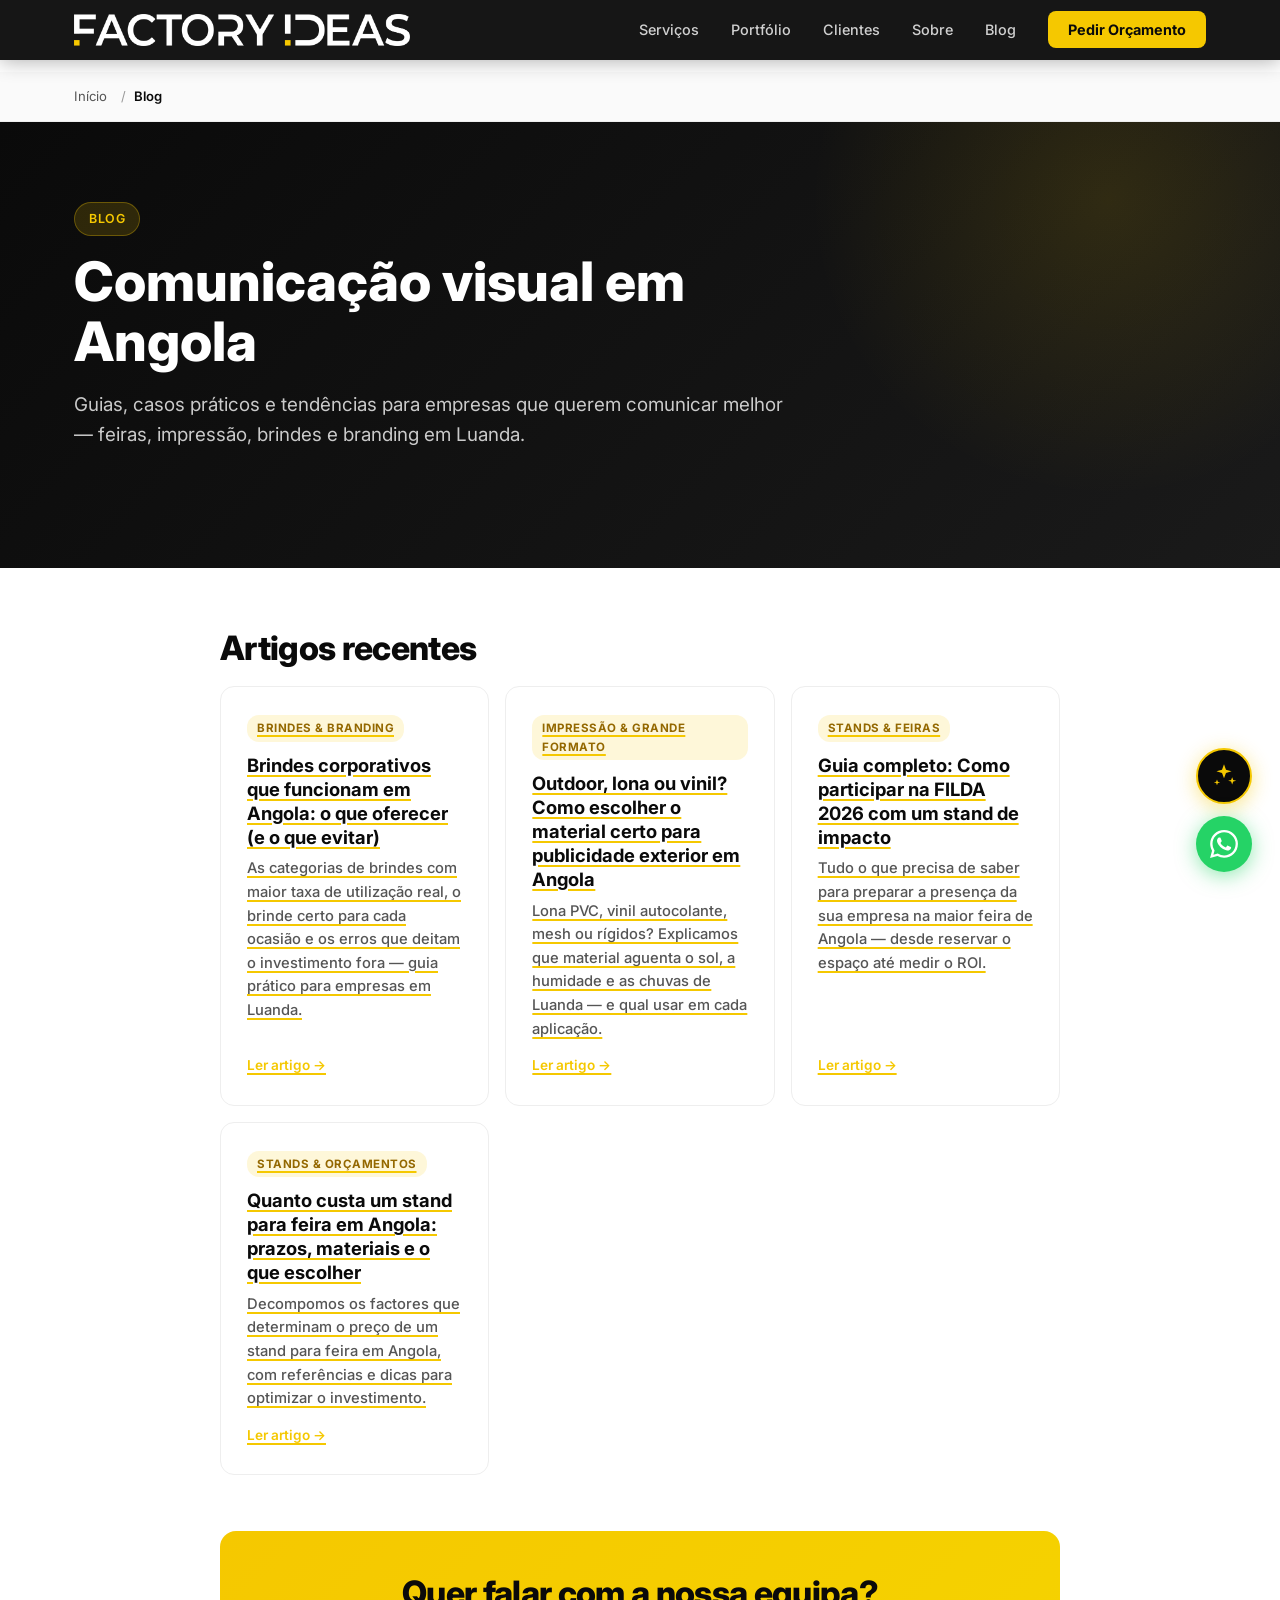
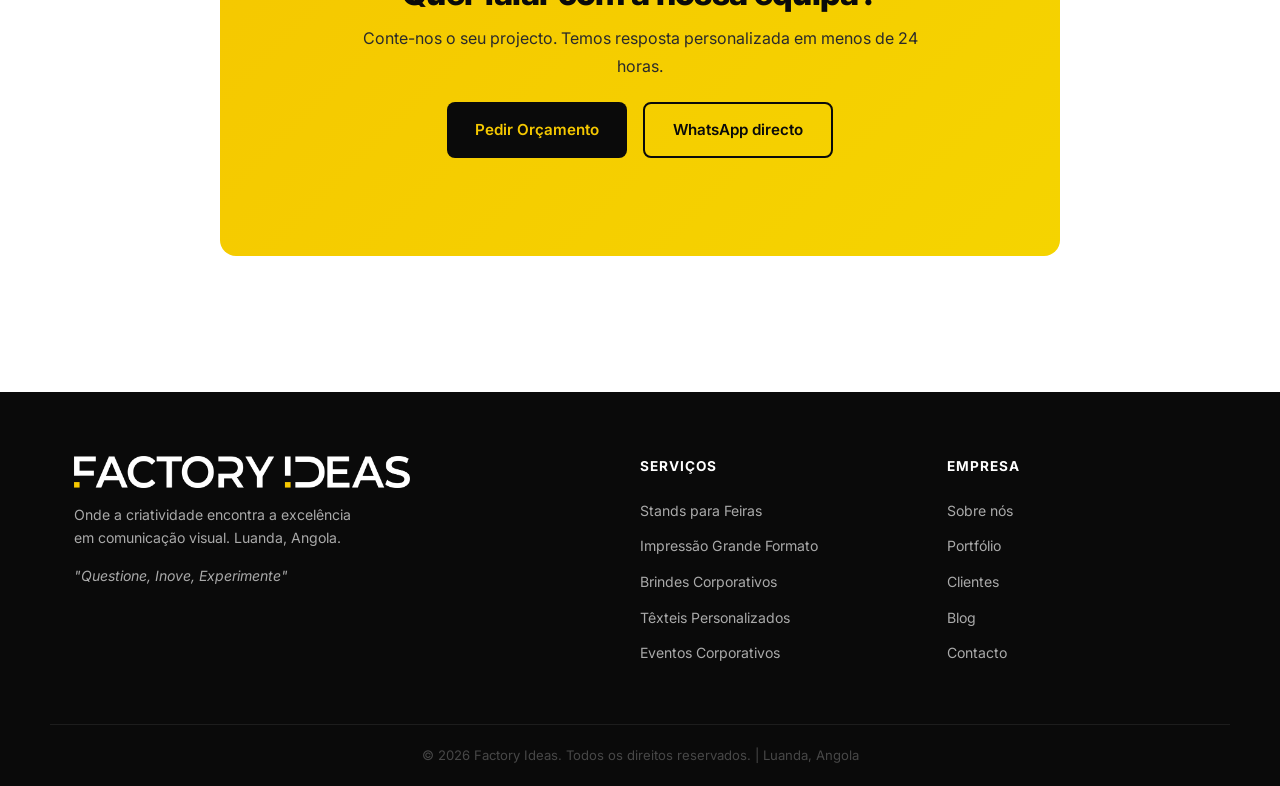
<file: blog/index.html>
<!DOCTYPE html>
<html lang="pt" dir="ltr">
<head>
  <meta charset="UTF-8" />
  <meta name="viewport" content="width=device-width, initial-scale=1.0" />

  <title>Blog Factory Ideas | Comunicação Visual em Angola</title>
  <meta name="description" content="Blog da Factory Ideas — guias, dicas e tendências sobre comunicação visual, stands para feiras, impressão grande formato e brindes corporativos em Angola." />
  <meta name="keywords" content="blog comunicação visual Angola, blog stands feiras, blog FILDA, blog gráfica Luanda, dicas brindes corporativos" />
  <meta name="author" content="Factory Ideas" />
  <meta name="robots" content="index, follow, max-image-preview:large" />
  <meta name="theme-color" content="#0A0A0A" />

  <link rel="canonical" href="https://www.factoryideas.ao/blog/" />

  <meta property="og:type" content="website" />
  <meta property="og:title" content="Blog Factory Ideas | Comunicação Visual em Angola" />
  <meta property="og:description" content="Guias e dicas sobre stands, impressão e brindes em Angola." />
  <meta property="og:image" content="https://www.factoryideas.ao/images/stand-cognito-1.jpg" />
  <meta property="og:url" content="https://www.factoryideas.ao/blog/" />
  <meta property="og:locale" content="pt_AO" />

  <link rel="icon" type="image/svg+xml" href="data:image/svg+xml,%3Csvg xmlns='http://www.w3.org/2000/svg' viewBox='0 0 191.89 185.86'%3E%3Crect width='191.89' height='185.86' fill='%230A0A0A'/%3E%3Cpath fill='%23F5C800' d='M33.05,28.94v56.56h85.92v29.21H33.05v.02H0V0h129.9v28.94H33.05Z'/%3E%3Cpath fill='%23F5C800' d='M158.84,0h33.05v114.72h-33.05V0Z'/%3E%3Crect fill='%23F5C800' y='152.81' width='33.05' height='33.05'/%3E%3Crect fill='%23F5C800' x='158.84' y='152.81' width='33.05' height='33.05'/%3E%3C/svg%3E" />
  <link rel="apple-touch-icon" href="/images/apple-touch-icon.png" />
  <link rel="manifest" href="/manifest.json" />
  <link rel="preconnect" href="https://fonts.googleapis.com" />
  <link rel="preconnect" href="https://fonts.gstatic.com" crossorigin />
  <link href="https://fonts.googleapis.com/css2?family=Inter:wght@300;400;500;600;700;800;900&display=swap" rel="stylesheet" />
  <link rel="stylesheet" href="/style.css?v=20260707" />
  <link rel="stylesheet" href="/page-content.css?v=20260707" />

  <script type="application/ld+json">
  {
    "@context": "https://schema.org",
    "@type": "Blog",
    "@id": "https://www.factoryideas.ao/blog/#blog",
    "name": "Blog Factory Ideas",
    "description": "Guias e dicas sobre comunicação visual B2B em Angola.",
    "publisher": {
      "@type": "Organization",
      "name": "Factory Ideas",
      "logo": "https://www.factoryideas.ao/images/logo-branco.png"
    },
    "inLanguage": "pt-AO"
  }
  </script>
</head>
<body>

  <nav id="navbar">
    <div class="container nav-inner">
      <a href="/" class="logo">
        <img src="/images/logo-branco.png" alt="Factory Ideas" class="logo-img" />
      </a>
      <ul class="nav-links" id="navLinks">
        <li><a href="/#servicos">Serviços</a></li>
        <li><a href="/#portfolio">Portfólio</a></li>
        <li><a href="/#clientes">Clientes</a></li>
        <li><a href="/#sobre">Sobre</a></li>
        <li><a href="/blog/">Blog</a></li>
        <li><a href="/#contacto" class="btn-nav">Pedir Orçamento</a></li>
      </ul>
      <button class="hamburger" id="hamburger" aria-label="Menu" aria-controls="navLinks" aria-expanded="false">
        <span></span><span></span><span></span>
      </button>
    </div>
  </nav>

  <nav class="breadcrumb-nav" aria-label="breadcrumb">
    <div class="container">
      <ol class="breadcrumb">
        <li><a href="/">Início</a></li>
        <li><span aria-current="page">Blog</span></li>
      </ol>
    </div>
  </nav>

  <header class="page-hero">
    <div class="container">
      <span class="badge">Blog</span>
      <h1>Comunicação visual em Angola</h1>
      <p class="lead">Guias, casos práticos e tendências para empresas que querem comunicar melhor — feiras, impressão, brindes e branding em Luanda.</p>
    </div>
  </header>

  <main class="page-content">
    <div class="container narrow">

      <section>
        <h2>Artigos recentes</h2>
        <div class="cards-grid">
          <!-- @novo-artigo:nao-remover -->
          <a class="blog-card" href="/blog/brindes-corporativos-que-funcionam-angola/">
            <span class="tag">Brindes &amp; Branding</span>
            <h3>Brindes corporativos que funcionam em Angola: o que oferecer (e o que evitar)</h3>
            <p>As categorias de brindes com maior taxa de utilização real, o brinde certo para cada ocasião e os erros que deitam o investimento fora — guia prático para empresas em Luanda.</p>
            <span class="read-more">Ler artigo →</span>
          </a>
          <a class="blog-card" href="/blog/outdoor-lona-vinil-publicidade-exterior-angola/">
            <span class="tag">Impressão &amp; Grande Formato</span>
            <h3>Outdoor, lona ou vinil? Como escolher o material certo para publicidade exterior em Angola</h3>
            <p>Lona PVC, vinil autocolante, mesh ou rígidos? Explicamos que material aguenta o sol, a humidade e as chuvas de Luanda — e qual usar em cada aplicação.</p>
            <span class="read-more">Ler artigo →</span>
          </a>
          <a class="blog-card" href="/blog/guia-stand-filda-2026/">
            <span class="tag">Stands &amp; Feiras</span>
            <h3>Guia completo: Como participar na FILDA 2026 com um stand de impacto</h3>
            <p>Tudo o que precisa de saber para preparar a presença da sua empresa na maior feira de Angola — desde reservar o espaço até medir o ROI.</p>
            <span class="read-more">Ler artigo →</span>
          </a>
          <a class="blog-card" href="/blog/quanto-custa-stand-feira-angola/">
            <span class="tag">Stands &amp; Orçamentos</span>
            <h3>Quanto custa um stand para feira em Angola: prazos, materiais e o que escolher</h3>
            <p>Decompomos os factores que determinam o preço de um stand para feira em Angola, com referências e dicas para optimizar o investimento.</p>
            <span class="read-more">Ler artigo →</span>
          </a>
        </div>
      </section>

      <section class="cta-block">
        <h2>Quer falar com a nossa equipa?</h2>
        <p>Conte-nos o seu projecto. Temos resposta personalizada em menos de 24 horas.</p>
        <div class="hero-btns">
          <a href="/#contacto" class="btn btn-primary">Pedir Orçamento</a>
          <a href="https://wa.me/244923012946" target="_blank" class="btn btn-outline">WhatsApp directo</a>
        </div>
      </section>

    </div>
  </main>

  <footer class="footer">
    <div class="container footer-inner">
      <div class="footer-brand">
        <a href="/" class="logo">
          <img src="/images/logo-branco.png" alt="Factory Ideas" class="logo-img" />
        </a>
        <p>Onde a criatividade encontra a excelência em comunicação visual. Luanda, Angola.</p>
        <p class="footer-slogan"><em>"Questione, Inove, Experimente"</em></p>
      </div>
      <div class="footer-links">
        <h4>Serviços</h4>
        <ul>
          <li><a href="/stands-feiras/">Stands para Feiras</a></li>
          <li><a href="/impressao-grande-formato/">Impressão Grande Formato</a></li>
          <li><a href="/brindes-corporativos/">Brindes Corporativos</a></li>
          <li><a href="/#servicos">Têxteis Personalizados</a></li>
          <li><a href="/#servicos">Eventos Corporativos</a></li>
        </ul>
      </div>
      <div class="footer-links">
        <h4>Empresa</h4>
        <ul>
          <li><a href="/#sobre">Sobre nós</a></li>
          <li><a href="/#portfolio">Portfólio</a></li>
          <li><a href="/#clientes">Clientes</a></li>
          <li><a href="/blog/">Blog</a></li>
          <li><a href="/#contacto">Contacto</a></li>
        </ul>
      </div>
    </div>
    <div class="footer-bottom">
      <div class="container">
        <p>© <span id="year"></span> Factory Ideas. Todos os direitos reservados. | Luanda, Angola</p>
      </div>
    </div>
  </footer>

  <a href="https://wa.me/244923012946" target="_blank" class="whatsapp-float" aria-label="WhatsApp">
    <svg width="28" height="28" viewBox="0 0 24 24" fill="white"><path d="M17.472 14.382c-.297-.149-1.758-.867-2.03-.967-.273-.099-.471-.148-.67.15-.197.297-.767.966-.94 1.164-.173.199-.347.223-.644.075-.297-.15-1.255-.463-2.39-1.475-.883-.788-1.48-1.761-1.653-2.059-.173-.297-.018-.458.13-.606.134-.133.298-.347.446-.52.149-.174.198-.298.298-.497.099-.198.05-.371-.025-.52-.075-.149-.669-1.612-.916-2.207-.242-.579-.487-.5-.669-.51-.173-.008-.371-.01-.57-.01-.198 0-.52.074-.792.372-.272.297-1.04 1.016-1.04 2.479 0 1.462 1.065 2.875 1.213 3.074.149.198 2.096 3.2 5.077 4.487.709.306 1.262.489 1.694.625.712.227 1.36.195 1.871.118.571-.085 1.758-.719 2.006-1.413.248-.694.248-1.289.173-1.413-.074-.124-.272-.198-.57-.347m-5.421 7.403h-.004a9.87 9.87 0 01-5.031-1.378l-.361-.214-3.741.982.998-3.648-.235-.374a9.86 9.86 0 01-1.51-5.26c.001-5.45 4.436-9.884 9.888-9.884 2.64 0 5.122 1.03 6.988 2.898a9.825 9.825 0 012.893 6.994c-.003 5.45-4.437 9.884-9.885 9.884m8.413-18.297A11.815 11.815 0 0012.05 0C5.495 0 .16 5.335.157 11.892c0 2.096.547 4.142 1.588 5.945L.057 24l6.305-1.654a11.882 11.882 0 005.683 1.448h.005c6.554 0 11.89-5.335 11.893-11.893a11.821 11.821 0 00-3.48-8.413z"/></svg>
  </a>

  <script>
  (function () {
    var nav = document.getElementById('navbar');
    if (nav) nav.classList.add('scrolled'); // subpáginas assentam em fundo claro — navbar sempre sólida
    var b = document.getElementById('hamburger'), l = document.getElementById('navLinks');
    if (b && l) {
      b.addEventListener('click', function () {
        var aberto = l.classList.toggle('open');
        b.setAttribute('aria-expanded', aberto);
        document.body.style.overflow = aberto ? 'hidden' : '';
      });
      l.addEventListener('click', function (e) {
        if (e.target.closest('a')) { l.classList.remove('open'); b.setAttribute('aria-expanded', 'false'); document.body.style.overflow = ''; }
      });
      document.addEventListener('keydown', function (e) {
        if (e.key === 'Escape' && l.classList.contains('open')) { l.classList.remove('open'); b.setAttribute('aria-expanded', 'false'); document.body.style.overflow = ''; }
      });
    }
    var y = document.getElementById('year');
    if (y) y.textContent = new Date().getFullYear();
  })();
  </script>
  <script src="/factory-ai-widget.js?v=1" defer></script>
</body>
</html>
</file>
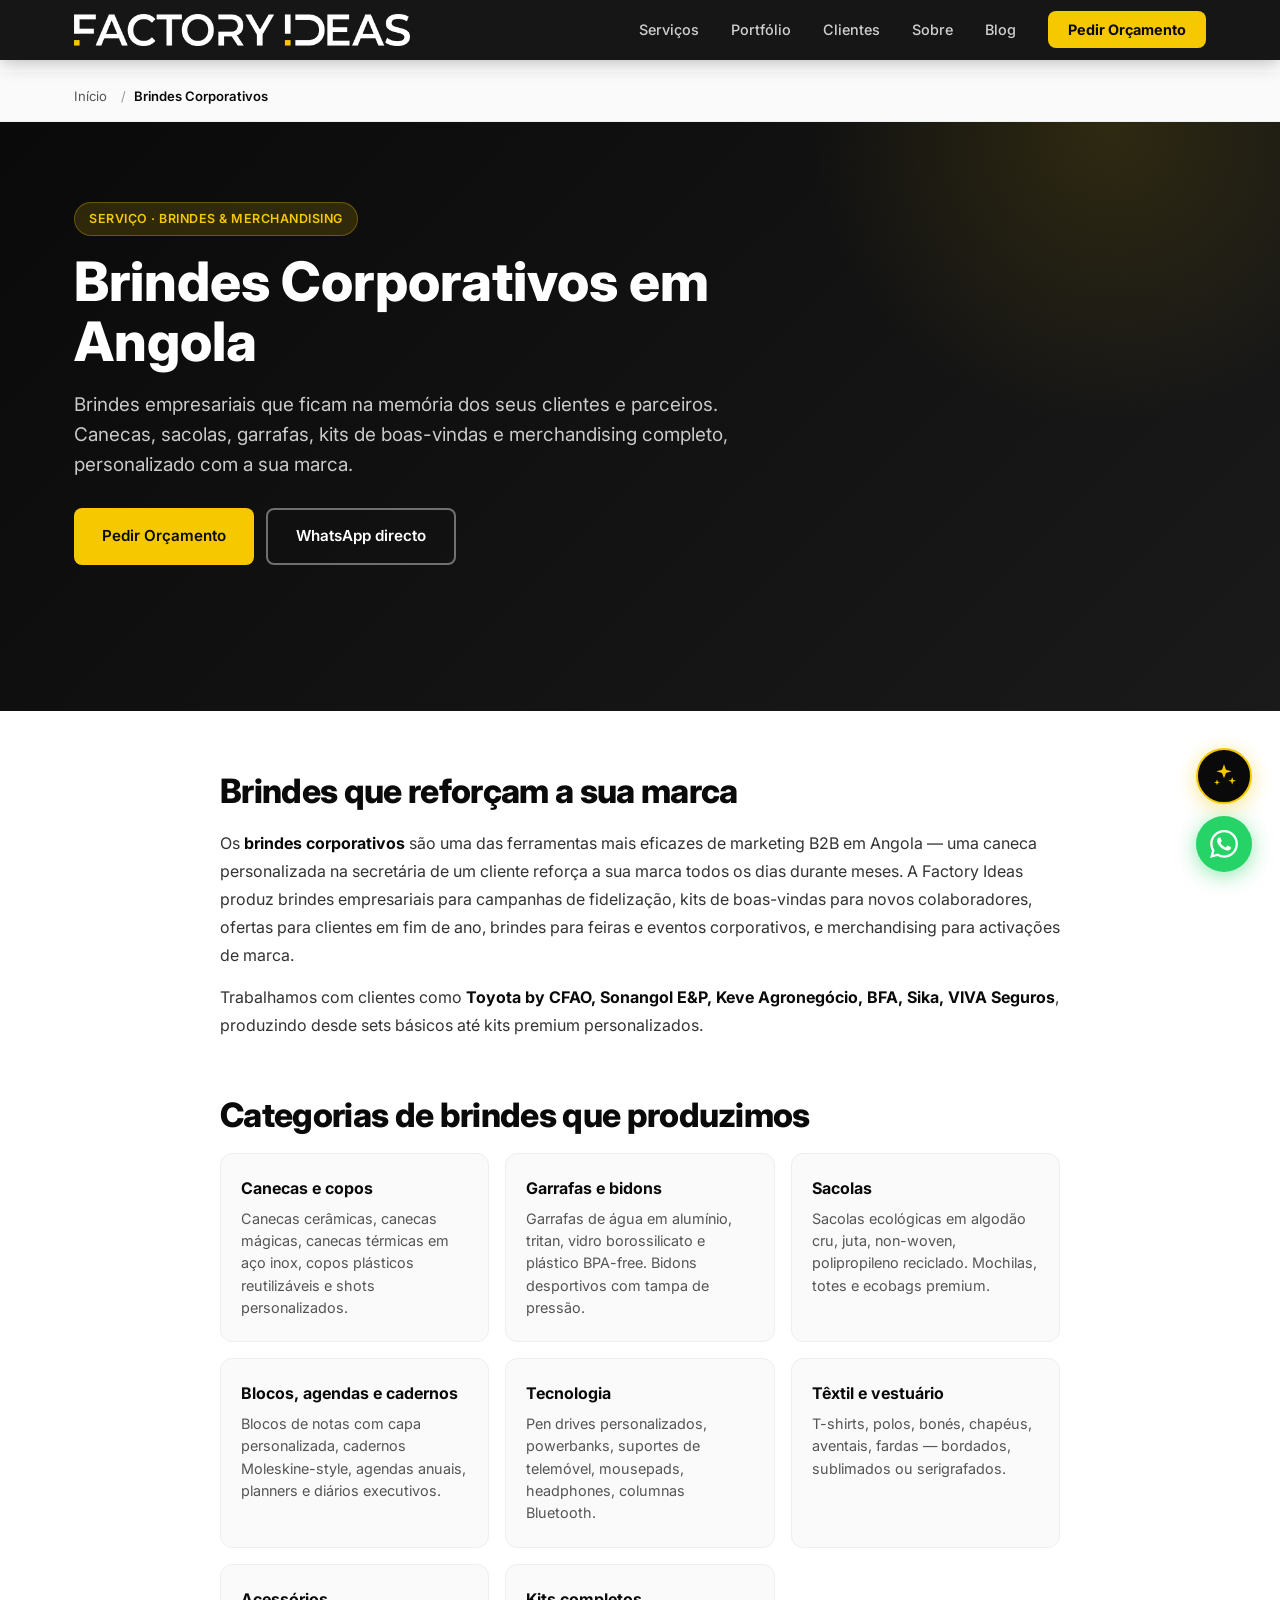
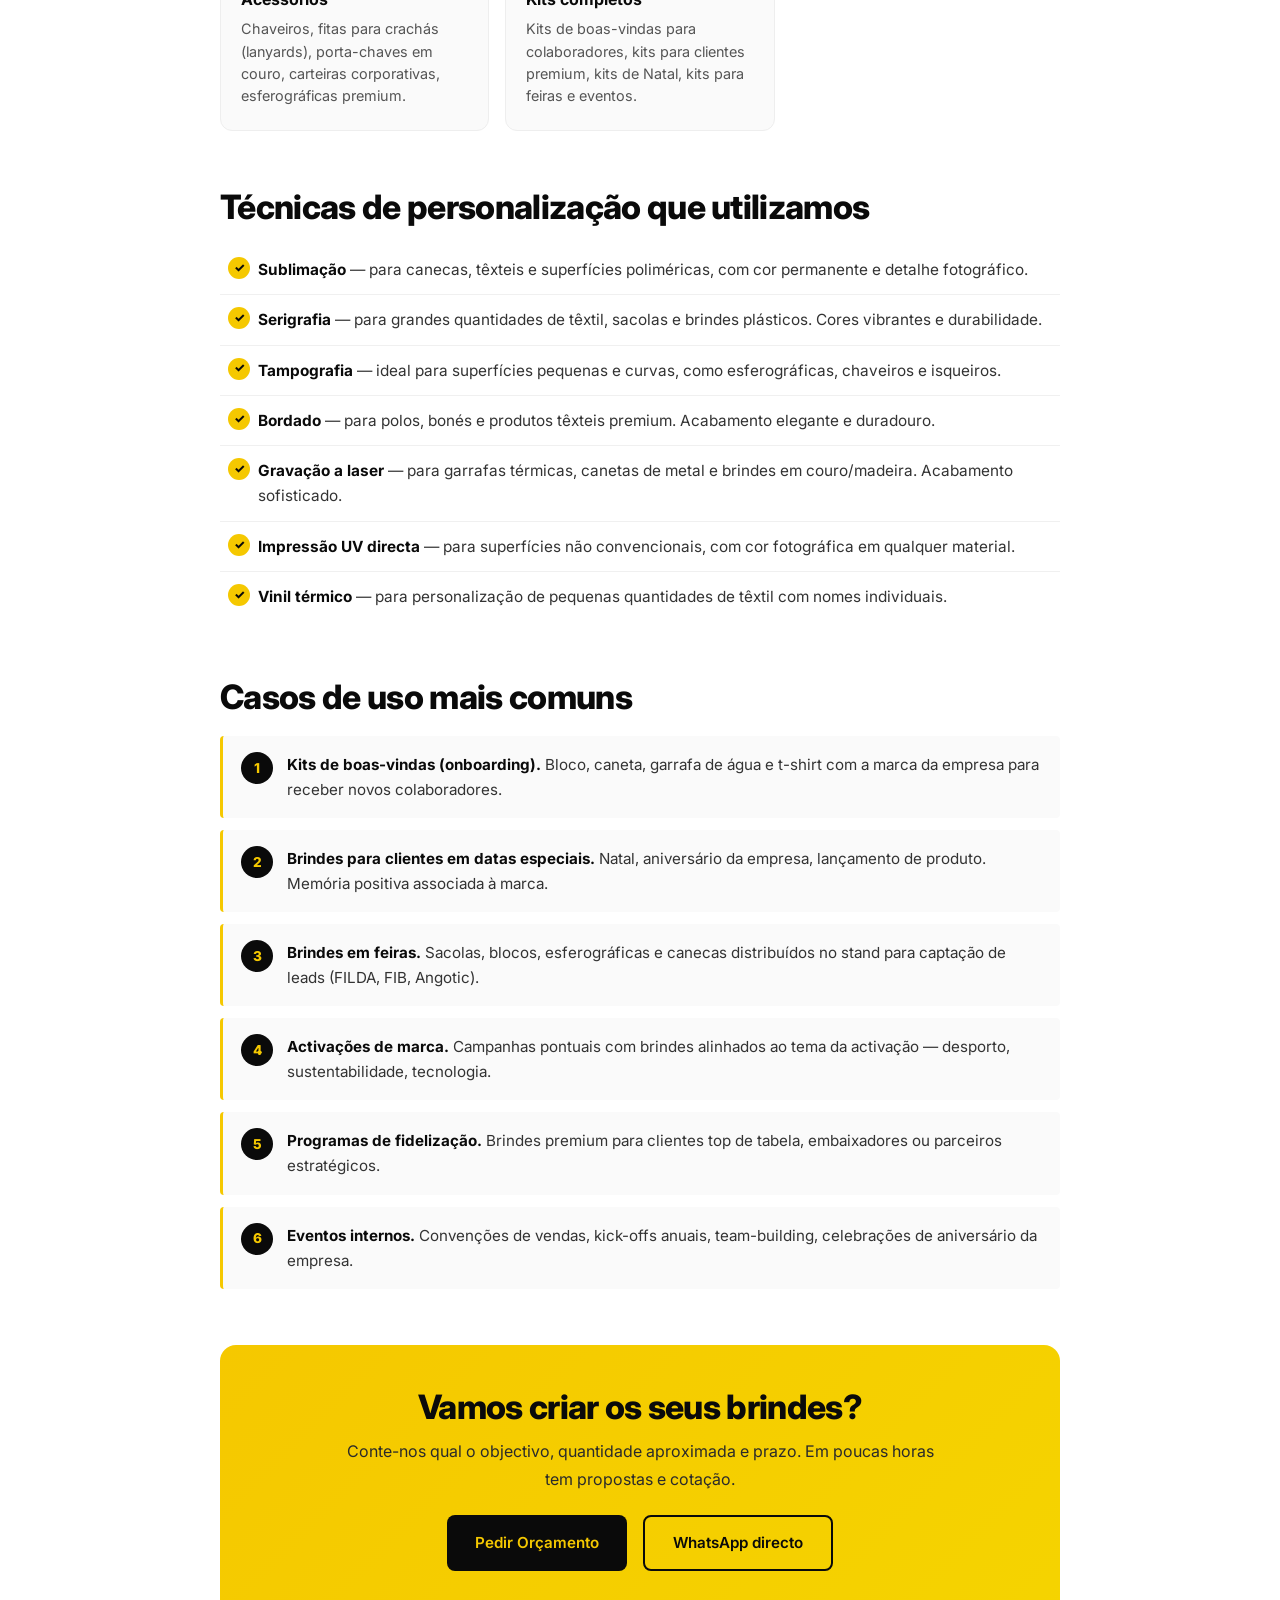
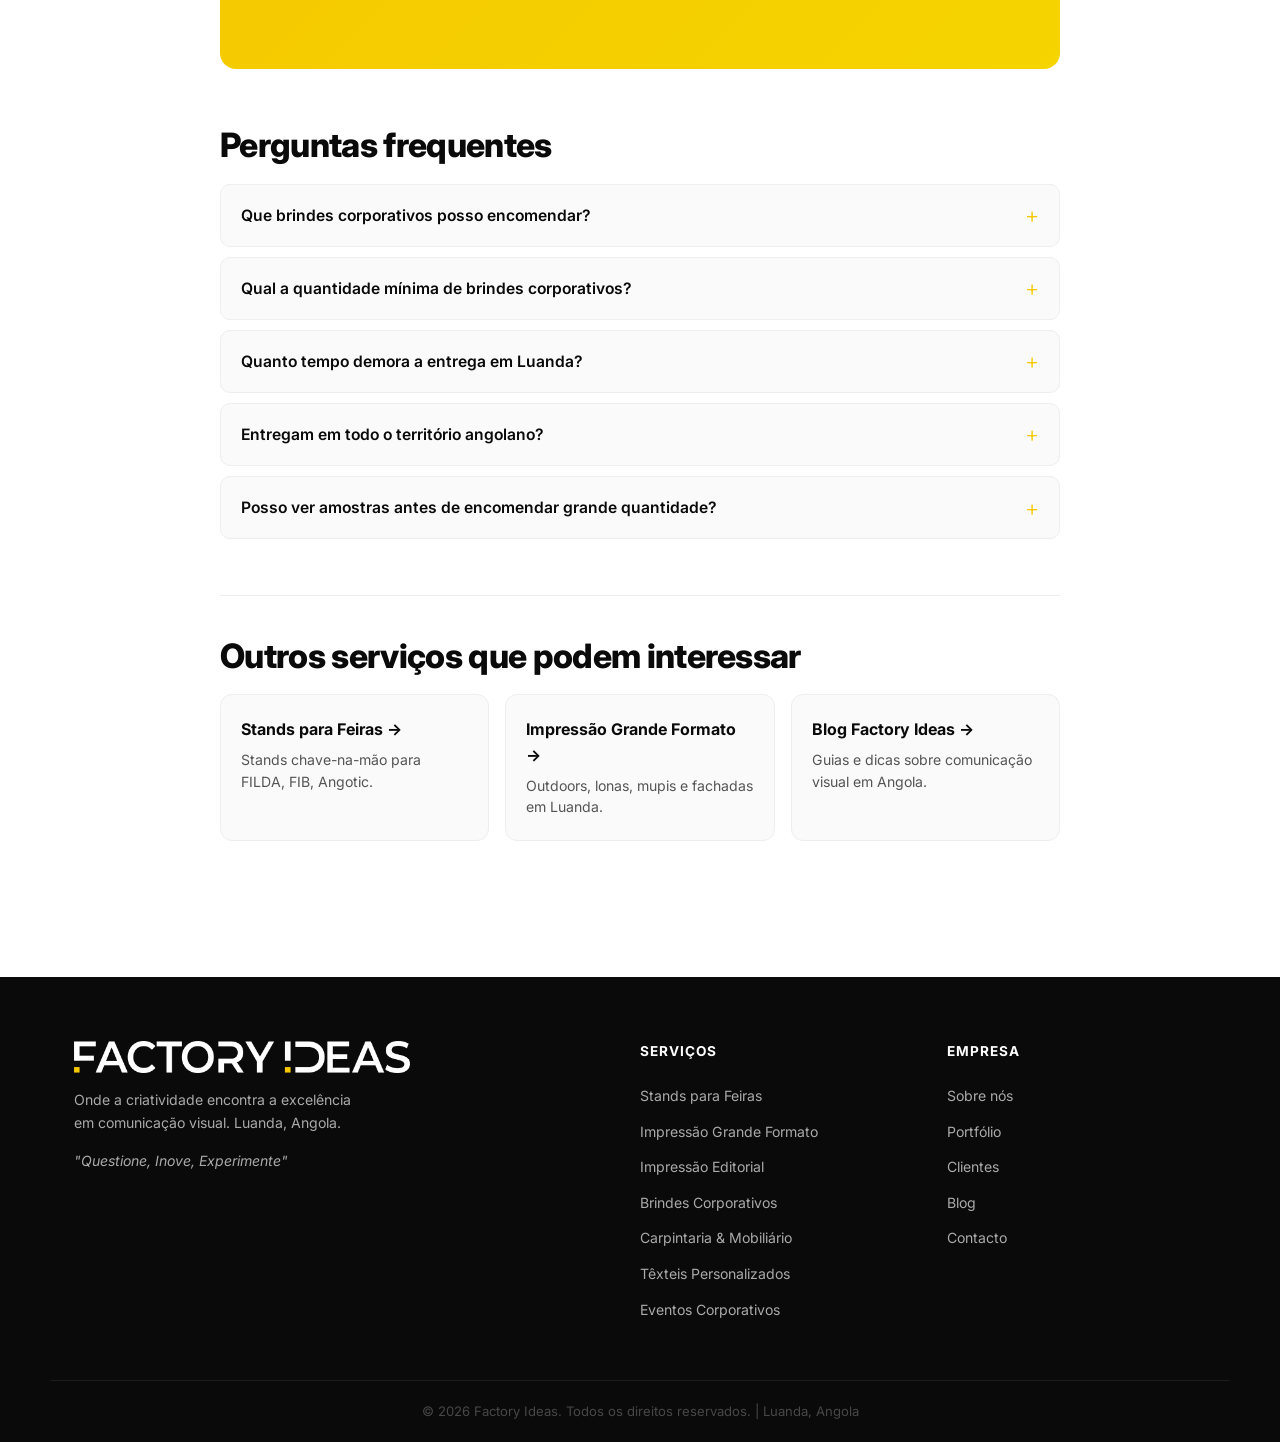
<file: brindes-corporativos/index.html>
<!DOCTYPE html>
<html lang="pt" dir="ltr">
<head>
  <meta charset="UTF-8" />
  <meta name="viewport" content="width=device-width, initial-scale=1.0" />

  <title>Brindes Corporativos em Angola | Personalizados | Factory Ideas</title>
  <meta name="description" content="Brindes corporativos personalizados em Angola. Canecas, sacolas, blocos, garrafas, mousepads, kits de boas-vindas e merchandising empresarial. Entrega em todo o país. Peça orçamento à Factory Ideas em Luanda." />
  <meta name="keywords" content="brindes corporativos Angola, brindes empresariais Luanda, oferta corporativa Angola, merchandising empresa Angola, canecas personalizadas Luanda, sacola personalizada Angola, kit corporativo Angola, brinde empresa Angola" />
  <meta name="author" content="Factory Ideas" />
  <meta name="robots" content="index, follow, max-image-preview:large" />
  <meta name="theme-color" content="#0A0A0A" />

  <link rel="canonical" href="https://www.factoryideas.ao/brindes-corporativos/" />
  <link rel="alternate" hreflang="pt" href="https://www.factoryideas.ao/brindes-corporativos/" />
  <link rel="alternate" hreflang="x-default" href="https://www.factoryideas.ao/brindes-corporativos/" />

  <meta name="geo.region" content="AO-LUA" />
  <meta name="geo.placename" content="Luanda, Angola" />
  <meta name="geo.position" content="-8.8383;13.2344" />

  <meta property="og:type" content="article" />
  <meta property="og:site_name" content="Factory Ideas" />
  <meta property="og:title" content="Brindes Corporativos em Angola | Factory Ideas" />
  <meta property="og:description" content="Canecas, sacolas, garrafas e merchandising personalizado para empresas em Angola. Entrega em todo o país." />
  <meta property="og:image" content="https://www.factoryideas.ao/images/brinde-set.jpg" />
  <meta property="og:url" content="https://www.factoryideas.ao/brindes-corporativos/" />
  <meta property="og:locale" content="pt_AO" />

  <meta name="twitter:card" content="summary_large_image" />
  <meta name="twitter:title" content="Brindes Corporativos em Angola" />
  <meta name="twitter:description" content="Personalize brindes empresariais com a sua marca. Factory Ideas, Luanda." />
  <meta name="twitter:image" content="https://www.factoryideas.ao/images/brinde-set.jpg" />

  <link rel="icon" type="image/svg+xml" href="data:image/svg+xml,%3Csvg xmlns='http://www.w3.org/2000/svg' viewBox='0 0 191.89 185.86'%3E%3Crect width='191.89' height='185.86' fill='%230A0A0A'/%3E%3Cpath fill='%23F5C800' d='M33.05,28.94v56.56h85.92v29.21H33.05v.02H0V0h129.9v28.94H33.05Z'/%3E%3Cpath fill='%23F5C800' d='M158.84,0h33.05v114.72h-33.05V0Z'/%3E%3Crect fill='%23F5C800' y='152.81' width='33.05' height='33.05'/%3E%3Crect fill='%23F5C800' x='158.84' y='152.81' width='33.05' height='33.05'/%3E%3C/svg%3E" />
  <link rel="apple-touch-icon" href="/images/apple-touch-icon.png" />
  <link rel="manifest" href="/manifest.json" />
  <link rel="preconnect" href="https://fonts.googleapis.com" />
  <link rel="preconnect" href="https://fonts.gstatic.com" crossorigin />
  <link href="https://fonts.googleapis.com/css2?family=Inter:wght@300;400;500;600;700;800;900&display=swap" rel="stylesheet" />
  <link rel="stylesheet" href="/style.css?v=20260707" />
  <link rel="stylesheet" href="/page-content.css?v=20260707" />

  <script type="application/ld+json">
  {
    "@context": "https://schema.org",
    "@graph": [
      {
        "@type": "Service",
        "@id": "https://www.factoryideas.ao/brindes-corporativos/#service",
        "name": "Brindes Corporativos",
        "alternateName": ["Brindes Empresariais", "Merchandising Corporativo", "Oferta Corporativa"],
        "description": "Produção e personalização de brindes corporativos para empresas em Angola — canecas, sacolas, garrafas, blocos, mousepads, kits de boas-vindas, ofertas para clientes e merchandising empresarial.",
        "serviceType": "Corporate Merchandise",
        "category": "Comunicação Visual B2B",
        "provider": {
          "@type": "LocalBusiness",
          "@id": "https://www.factoryideas.ao/#business",
          "name": "Factory Ideas",
          "telephone": "+244923012946",
          "address": {
            "@type": "PostalAddress",
            "streetAddress": "Rua Augusto Tadeu Bastos, n.º 65",
            "addressLocality": "Maianga",
            "addressRegion": "Luanda",
            "addressCountry": "AO"
          }
        },
        "areaServed": [
          { "@type": "Country", "name": "Angola" },
          { "@type": "City", "name": "Luanda" },
          { "@type": "City", "name": "Benguela" },
          { "@type": "City", "name": "Huambo" }
        ]
      },
      {
        "@type": "BreadcrumbList",
        "itemListElement": [
          { "@type": "ListItem", "position": 1, "name": "Início", "item": "https://www.factoryideas.ao/" },
          { "@type": "ListItem", "position": 2, "name": "Brindes Corporativos", "item": "https://www.factoryideas.ao/brindes-corporativos/" }
        ]
      },
      {
        "@type": "FAQPage",
        "mainEntity": [
          {
            "@type": "Question",
            "name": "Que brindes corporativos posso encomendar à Factory Ideas?",
            "acceptedAnswer": { "@type": "Answer", "text": "Produzimos toda a gama de brindes corporativos — canecas cerâmicas e térmicas, sacolas ecológicas em algodão e juta, garrafas de água em alumínio e tritan, blocos e cadernos personalizados, mousepads, pen drives, powerbanks, T-shirts, bonés, chaveiros, calendários, agendas e kits completos de boas-vindas para novos colaboradores ou clientes." }
          },
          {
            "@type": "Question",
            "name": "Qual é a quantidade mínima de brindes corporativos?",
            "acceptedAnswer": { "@type": "Answer", "text": "Não temos quantidade mínima rígida — produzimos desde 10 unidades para presentes especiais até milhares para campanhas grandes. Para quantidades pequenas, recomendamos a nossa selecção de produtos com personalização rápida. Para grandes encomendas oferecemos preços escalados." }
          },
          {
            "@type": "Question",
            "name": "Quanto tempo demora a entrega de brindes corporativos em Luanda?",
            "acceptedAnswer": { "@type": "Answer", "text": "Para brindes em stock com personalização simples, entregamos em 3 a 5 dias úteis. Brindes produzidos por encomenda especial requerem 2 a 4 semanas. Para campanhas urgentes temos opções pré-fabricadas com personalização rápida." }
          },
          {
            "@type": "Question",
            "name": "Fazem entrega de brindes em todo o território angolano?",
            "acceptedAnswer": { "@type": "Answer", "text": "Sim. Entregamos brindes corporativos em Luanda directamente pela nossa equipa, e em Benguela, Huambo, Lobito, Lubango e restantes províncias através de transportadoras parceiras com seguro de mercadoria." }
          }
        ]
      }
    ]
  }
  </script>
</head>
<body>

  <nav id="navbar">
    <div class="container nav-inner">
      <a href="/" class="logo">
        <img src="/images/logo-branco.png" alt="Factory Ideas" class="logo-img" />
      </a>
      <ul class="nav-links" id="navLinks">
        <li><a href="/#servicos">Serviços</a></li>
        <li><a href="/#portfolio">Portfólio</a></li>
        <li><a href="/#clientes">Clientes</a></li>
        <li><a href="/#sobre">Sobre</a></li>
        <li><a href="/blog/">Blog</a></li>
        <li><a href="/#contacto" class="btn-nav">Pedir Orçamento</a></li>
      </ul>
      <button class="hamburger" id="hamburger" aria-label="Menu" aria-controls="navLinks" aria-expanded="false">
        <span></span><span></span><span></span>
      </button>
    </div>
  </nav>

  <nav class="breadcrumb-nav" aria-label="breadcrumb">
    <div class="container">
      <ol class="breadcrumb">
        <li><a href="/">Início</a></li>
        <li><span aria-current="page">Brindes Corporativos</span></li>
      </ol>
    </div>
  </nav>

  <header class="page-hero">
    <div class="container">
      <span class="badge">Serviço · Brindes & Merchandising</span>
      <h1>Brindes Corporativos em Angola</h1>
      <p class="lead">Brindes empresariais que ficam na memória dos seus clientes e parceiros. Canecas, sacolas, garrafas, kits de boas-vindas e merchandising completo, personalizado com a sua marca.</p>
      <div class="hero-btns">
        <a href="/#contacto" class="btn btn-primary">Pedir Orçamento</a>
        <a href="https://wa.me/244923012946?text=Olá!%20Quero%20brindes%20corporativos." target="_blank" class="btn btn-outline">WhatsApp directo</a>
      </div>
    </div>
  </header>

  <main class="page-content">
    <div class="container narrow">

      <section>
        <h2>Brindes que reforçam a sua marca</h2>
        <p>Os <strong>brindes corporativos</strong> são uma das ferramentas mais eficazes de marketing B2B em Angola — uma caneca personalizada na secretária de um cliente reforça a sua marca todos os dias durante meses. A Factory Ideas produz brindes empresariais para campanhas de fidelização, kits de boas-vindas para novos colaboradores, ofertas para clientes em fim de ano, brindes para feiras e eventos corporativos, e merchandising para activações de marca.</p>
        <p>Trabalhamos com clientes como <strong>Toyota by CFAO, Sonangol E&amp;P, Keve Agronegócio, BFA, Sika, VIVA Seguros</strong>, produzindo desde sets básicos até kits premium personalizados.</p>
      </section>

      <section>
        <h2>Categorias de brindes que produzimos</h2>
        <div class="cards-grid">
          <div class="info-card">
            <h3>Canecas e copos</h3>
            <p>Canecas cerâmicas, canecas mágicas, canecas térmicas em aço inox, copos plásticos reutilizáveis e shots personalizados.</p>
          </div>
          <div class="info-card">
            <h3>Garrafas e bidons</h3>
            <p>Garrafas de água em alumínio, tritan, vidro borossilicato e plástico BPA-free. Bidons desportivos com tampa de pressão.</p>
          </div>
          <div class="info-card">
            <h3>Sacolas</h3>
            <p>Sacolas ecológicas em algodão cru, juta, non-woven, polipropileno reciclado. Mochilas, totes e ecobags premium.</p>
          </div>
          <div class="info-card">
            <h3>Blocos, agendas e cadernos</h3>
            <p>Blocos de notas com capa personalizada, cadernos Moleskine-style, agendas anuais, planners e diários executivos.</p>
          </div>
          <div class="info-card">
            <h3>Tecnologia</h3>
            <p>Pen drives personalizados, powerbanks, suportes de telemóvel, mousepads, headphones, columnas Bluetooth.</p>
          </div>
          <div class="info-card">
            <h3>Têxtil e vestuário</h3>
            <p>T-shirts, polos, bonés, chapéus, aventais, fardas — bordados, sublimados ou serigrafados.</p>
          </div>
          <div class="info-card">
            <h3>Acessórios</h3>
            <p>Chaveiros, fitas para crachás (lanyards), porta-chaves em couro, carteiras corporativas, esferográficas premium.</p>
          </div>
          <div class="info-card">
            <h3>Kits completos</h3>
            <p>Kits de boas-vindas para colaboradores, kits para clientes premium, kits de Natal, kits para feiras e eventos.</p>
          </div>
        </div>
      </section>

      <section>
        <h2>Técnicas de personalização que utilizamos</h2>
        <ul class="benefit-list">
          <li><strong>Sublimação</strong> — para canecas, têxteis e superfícies poliméricas, com cor permanente e detalhe fotográfico.</li>
          <li><strong>Serigrafia</strong> — para grandes quantidades de têxtil, sacolas e brindes plásticos. Cores vibrantes e durabilidade.</li>
          <li><strong>Tampografia</strong> — ideal para superfícies pequenas e curvas, como esferográficas, chaveiros e isqueiros.</li>
          <li><strong>Bordado</strong> — para polos, bonés e produtos têxteis premium. Acabamento elegante e duradouro.</li>
          <li><strong>Gravação a laser</strong> — para garrafas térmicas, canetas de metal e brindes em couro/madeira. Acabamento sofisticado.</li>
          <li><strong>Impressão UV directa</strong> — para superfícies não convencionais, com cor fotográfica em qualquer material.</li>
          <li><strong>Vinil térmico</strong> — para personalização de pequenas quantidades de têxtil com nomes individuais.</li>
        </ul>
      </section>

      <section>
        <h2>Casos de uso mais comuns</h2>
        <ol class="process-list">
          <li><strong>Kits de boas-vindas (onboarding).</strong> Bloco, caneta, garrafa de água e t-shirt com a marca da empresa para receber novos colaboradores.</li>
          <li><strong>Brindes para clientes em datas especiais.</strong> Natal, aniversário da empresa, lançamento de produto. Memória positiva associada à marca.</li>
          <li><strong>Brindes em feiras.</strong> Sacolas, blocos, esferográficas e canecas distribuídos no stand para captação de leads (FILDA, FIB, Angotic).</li>
          <li><strong>Activações de marca.</strong> Campanhas pontuais com brindes alinhados ao tema da activação — desporto, sustentabilidade, tecnologia.</li>
          <li><strong>Programas de fidelização.</strong> Brindes premium para clientes top de tabela, embaixadores ou parceiros estratégicos.</li>
          <li><strong>Eventos internos.</strong> Convenções de vendas, kick-offs anuais, team-building, celebrações de aniversário da empresa.</li>
        </ol>
      </section>

      <section class="cta-block">
        <h2>Vamos criar os seus brindes?</h2>
        <p>Conte-nos qual o objectivo, quantidade aproximada e prazo. Em poucas horas tem propostas e cotação.</p>
        <div class="hero-btns">
          <a href="/#contacto" class="btn btn-primary">Pedir Orçamento</a>
          <a href="https://wa.me/244923012946?text=Olá!%20Quero%20cotação%20de%20brindes%20corporativos." target="_blank" class="btn btn-outline">WhatsApp directo</a>
        </div>
      </section>

      <section>
        <h2>Perguntas frequentes</h2>
        <details class="faq-item">
          <summary>Que brindes corporativos posso encomendar?</summary>
          <p>Produzimos toda a gama — canecas, sacolas ecológicas, garrafas de água, blocos, mousepads, pen drives, powerbanks, T-shirts, bonés, chaveiros, calendários, agendas e kits completos de boas-vindas. Se tem uma ideia específica, fale connosco.</p>
        </details>
        <details class="faq-item">
          <summary>Qual a quantidade mínima de brindes corporativos?</summary>
          <p>Não temos quantidade mínima rígida — produzimos desde 10 unidades até milhares. Para grandes encomendas oferecemos preços escalados favoráveis.</p>
        </details>
        <details class="faq-item">
          <summary>Quanto tempo demora a entrega em Luanda?</summary>
          <p>Para brindes em stock com personalização simples, entregamos em 3 a 5 dias úteis. Brindes por encomenda especial requerem 2 a 4 semanas. Para urgências temos opções rápidas.</p>
        </details>
        <details class="faq-item">
          <summary>Entregam em todo o território angolano?</summary>
          <p>Sim. Entregamos em Luanda pela nossa equipa, e em Benguela, Huambo, Lobito, Lubango e restantes províncias através de transportadoras parceiras com seguro de mercadoria.</p>
        </details>
        <details class="faq-item">
          <summary>Posso ver amostras antes de encomendar grande quantidade?</summary>
          <p>Sim. Para encomendas significativas produzimos amostra prévia para validação de cor, qualidade da personalização e acabamento antes de avançar para a produção total.</p>
        </details>
      </section>

      <section class="related-block">
        <h2>Outros serviços que podem interessar</h2>
        <div class="cards-grid">
          <a class="related-card" href="/stands-feiras/">
            <h3>Stands para Feiras →</h3>
            <p>Stands chave-na-mão para FILDA, FIB, Angotic.</p>
          </a>
          <a class="related-card" href="/impressao-grande-formato/">
            <h3>Impressão Grande Formato →</h3>
            <p>Outdoors, lonas, mupis e fachadas em Luanda.</p>
          </a>
          <a class="related-card" href="/blog/">
            <h3>Blog Factory Ideas →</h3>
            <p>Guias e dicas sobre comunicação visual em Angola.</p>
          </a>
        </div>
      </section>

    </div>
  </main>

  <footer class="footer">
    <div class="container footer-inner">
      <div class="footer-brand">
        <a href="/" class="logo">
          <img src="/images/logo-branco.png" alt="Factory Ideas" class="logo-img" />
        </a>
        <p>Onde a criatividade encontra a excelência em comunicação visual. Luanda, Angola.</p>
        <p class="footer-slogan"><em>"Questione, Inove, Experimente"</em></p>
      </div>
      <div class="footer-links">
        <h4>Serviços</h4>
        <ul>
          <li><a href="/stands-feiras/">Stands para Feiras</a></li>
          <li><a href="/impressao-grande-formato/">Impressão Grande Formato</a></li>
          <li><a href="/impressao-editorial/">Impressão Editorial</a></li>
          <li><a href="/brindes-corporativos/">Brindes Corporativos</a></li>
          <li><a href="/carpintaria/">Carpintaria &amp; Mobiliário</a></li>
          <li><a href="/#servicos">Têxteis Personalizados</a></li>
          <li><a href="/#servicos">Eventos Corporativos</a></li>
        </ul>
      </div>
      <div class="footer-links">
        <h4>Empresa</h4>
        <ul>
          <li><a href="/#sobre">Sobre nós</a></li>
          <li><a href="/#portfolio">Portfólio</a></li>
          <li><a href="/#clientes">Clientes</a></li>
          <li><a href="/blog/">Blog</a></li>
          <li><a href="/#contacto">Contacto</a></li>
        </ul>
      </div>
    </div>
    <div class="footer-bottom">
      <div class="container">
        <p>© <span id="year"></span> Factory Ideas. Todos os direitos reservados. | Luanda, Angola</p>
      </div>
    </div>
  </footer>

  <a href="https://wa.me/244923012946" target="_blank" class="whatsapp-float" aria-label="WhatsApp">
    <svg width="28" height="28" viewBox="0 0 24 24" fill="white"><path d="M17.472 14.382c-.297-.149-1.758-.867-2.03-.967-.273-.099-.471-.148-.67.15-.197.297-.767.966-.94 1.164-.173.199-.347.223-.644.075-.297-.15-1.255-.463-2.39-1.475-.883-.788-1.48-1.761-1.653-2.059-.173-.297-.018-.458.13-.606.134-.133.298-.347.446-.52.149-.174.198-.298.298-.497.099-.198.05-.371-.025-.52-.075-.149-.669-1.612-.916-2.207-.242-.579-.487-.5-.669-.51-.173-.008-.371-.01-.57-.01-.198 0-.52.074-.792.372-.272.297-1.04 1.016-1.04 2.479 0 1.462 1.065 2.875 1.213 3.074.149.198 2.096 3.2 5.077 4.487.709.306 1.262.489 1.694.625.712.227 1.36.195 1.871.118.571-.085 1.758-.719 2.006-1.413.248-.694.248-1.289.173-1.413-.074-.124-.272-.198-.57-.347m-5.421 7.403h-.004a9.87 9.87 0 01-5.031-1.378l-.361-.214-3.741.982.998-3.648-.235-.374a9.86 9.86 0 01-1.51-5.26c.001-5.45 4.436-9.884 9.888-9.884 2.64 0 5.122 1.03 6.988 2.898a9.825 9.825 0 012.893 6.994c-.003 5.45-4.437 9.884-9.885 9.884m8.413-18.297A11.815 11.815 0 0012.05 0C5.495 0 .16 5.335.157 11.892c0 2.096.547 4.142 1.588 5.945L.057 24l6.305-1.654a11.882 11.882 0 005.683 1.448h.005c6.554 0 11.89-5.335 11.893-11.893a11.821 11.821 0 00-3.48-8.413z"/></svg>
  </a>

  <script>
  (function () {
    var nav = document.getElementById('navbar');
    if (nav) nav.classList.add('scrolled'); // subpáginas assentam em fundo claro — navbar sempre sólida
    var b = document.getElementById('hamburger'), l = document.getElementById('navLinks');
    if (b && l) {
      b.addEventListener('click', function () {
        var aberto = l.classList.toggle('open');
        b.setAttribute('aria-expanded', aberto);
        document.body.style.overflow = aberto ? 'hidden' : '';
      });
      l.addEventListener('click', function (e) {
        if (e.target.closest('a')) { l.classList.remove('open'); b.setAttribute('aria-expanded', 'false'); document.body.style.overflow = ''; }
      });
      document.addEventListener('keydown', function (e) {
        if (e.key === 'Escape' && l.classList.contains('open')) { l.classList.remove('open'); b.setAttribute('aria-expanded', 'false'); document.body.style.overflow = ''; }
      });
    }
    var y = document.getElementById('year');
    if (y) y.textContent = new Date().getFullYear();
  })();
  </script>
  <script src="/factory-ai-widget.js?v=1" defer></script>
</body>
</html>
</file>
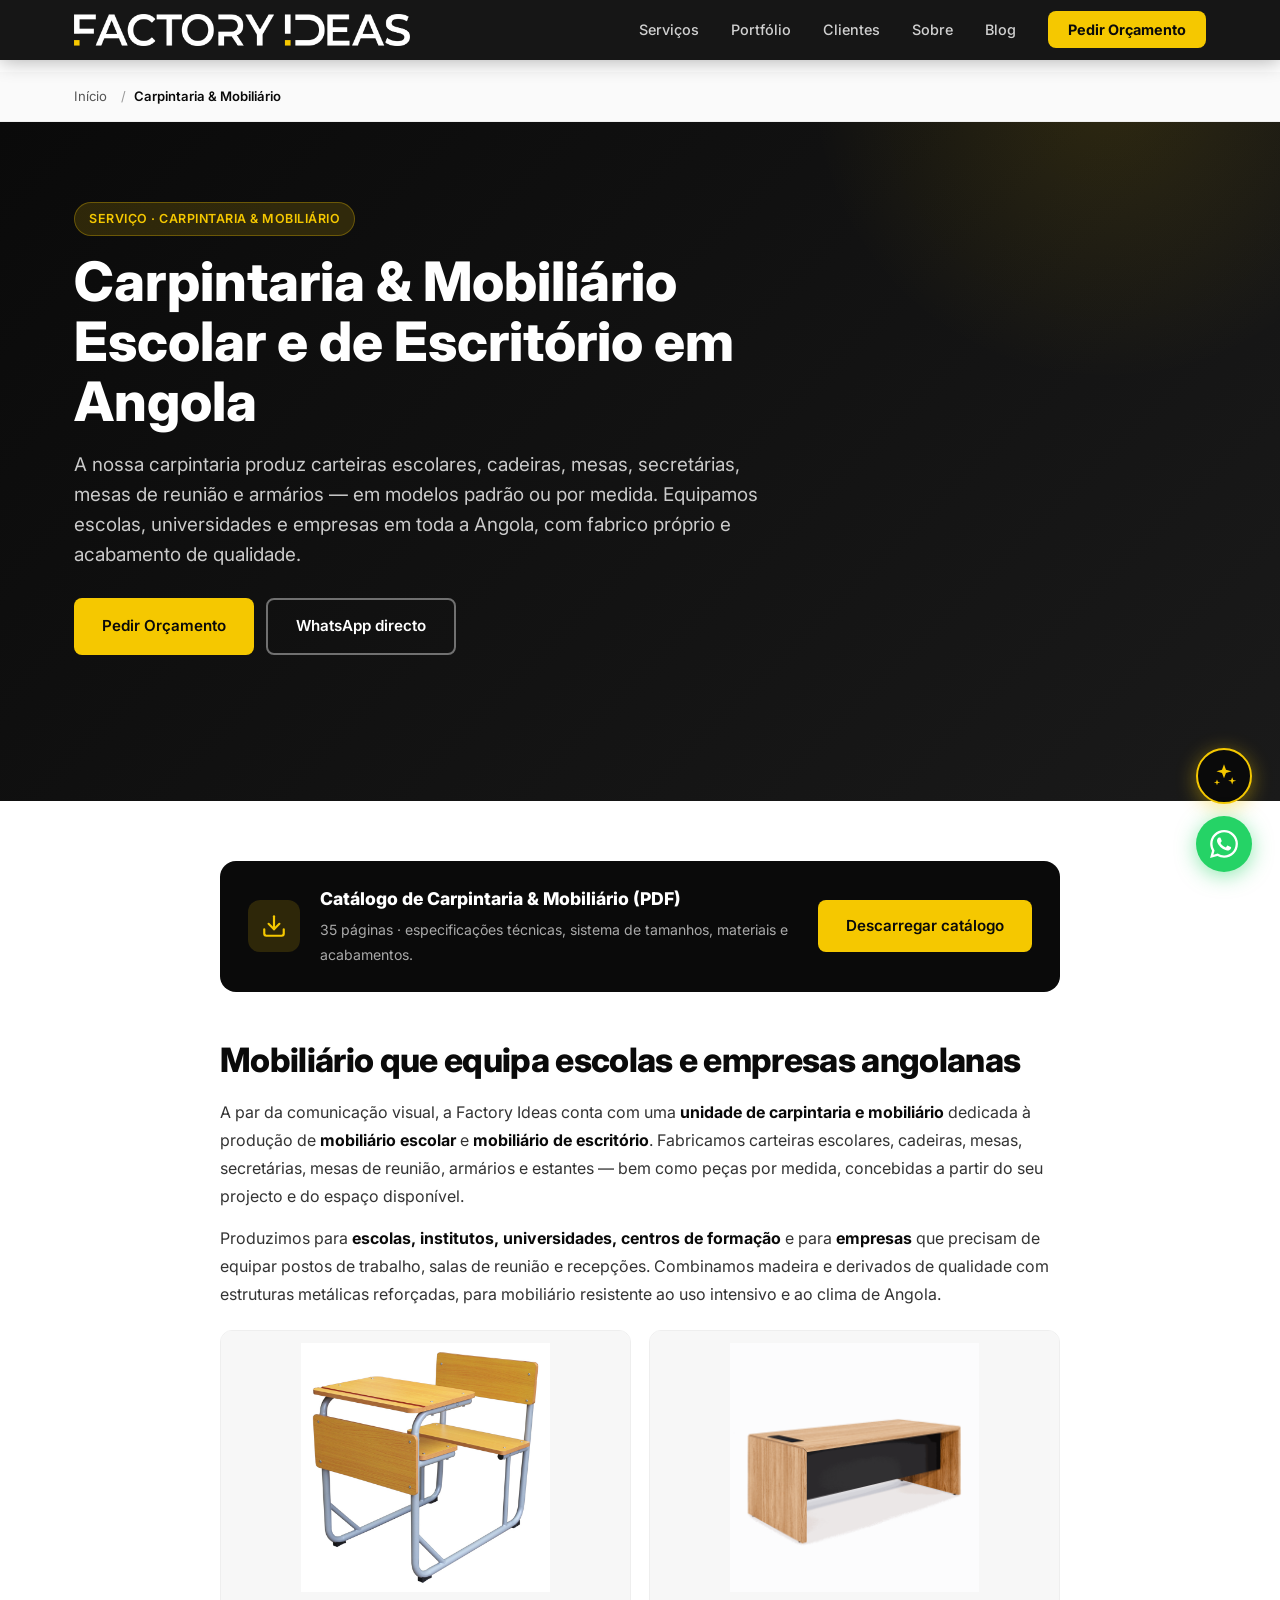
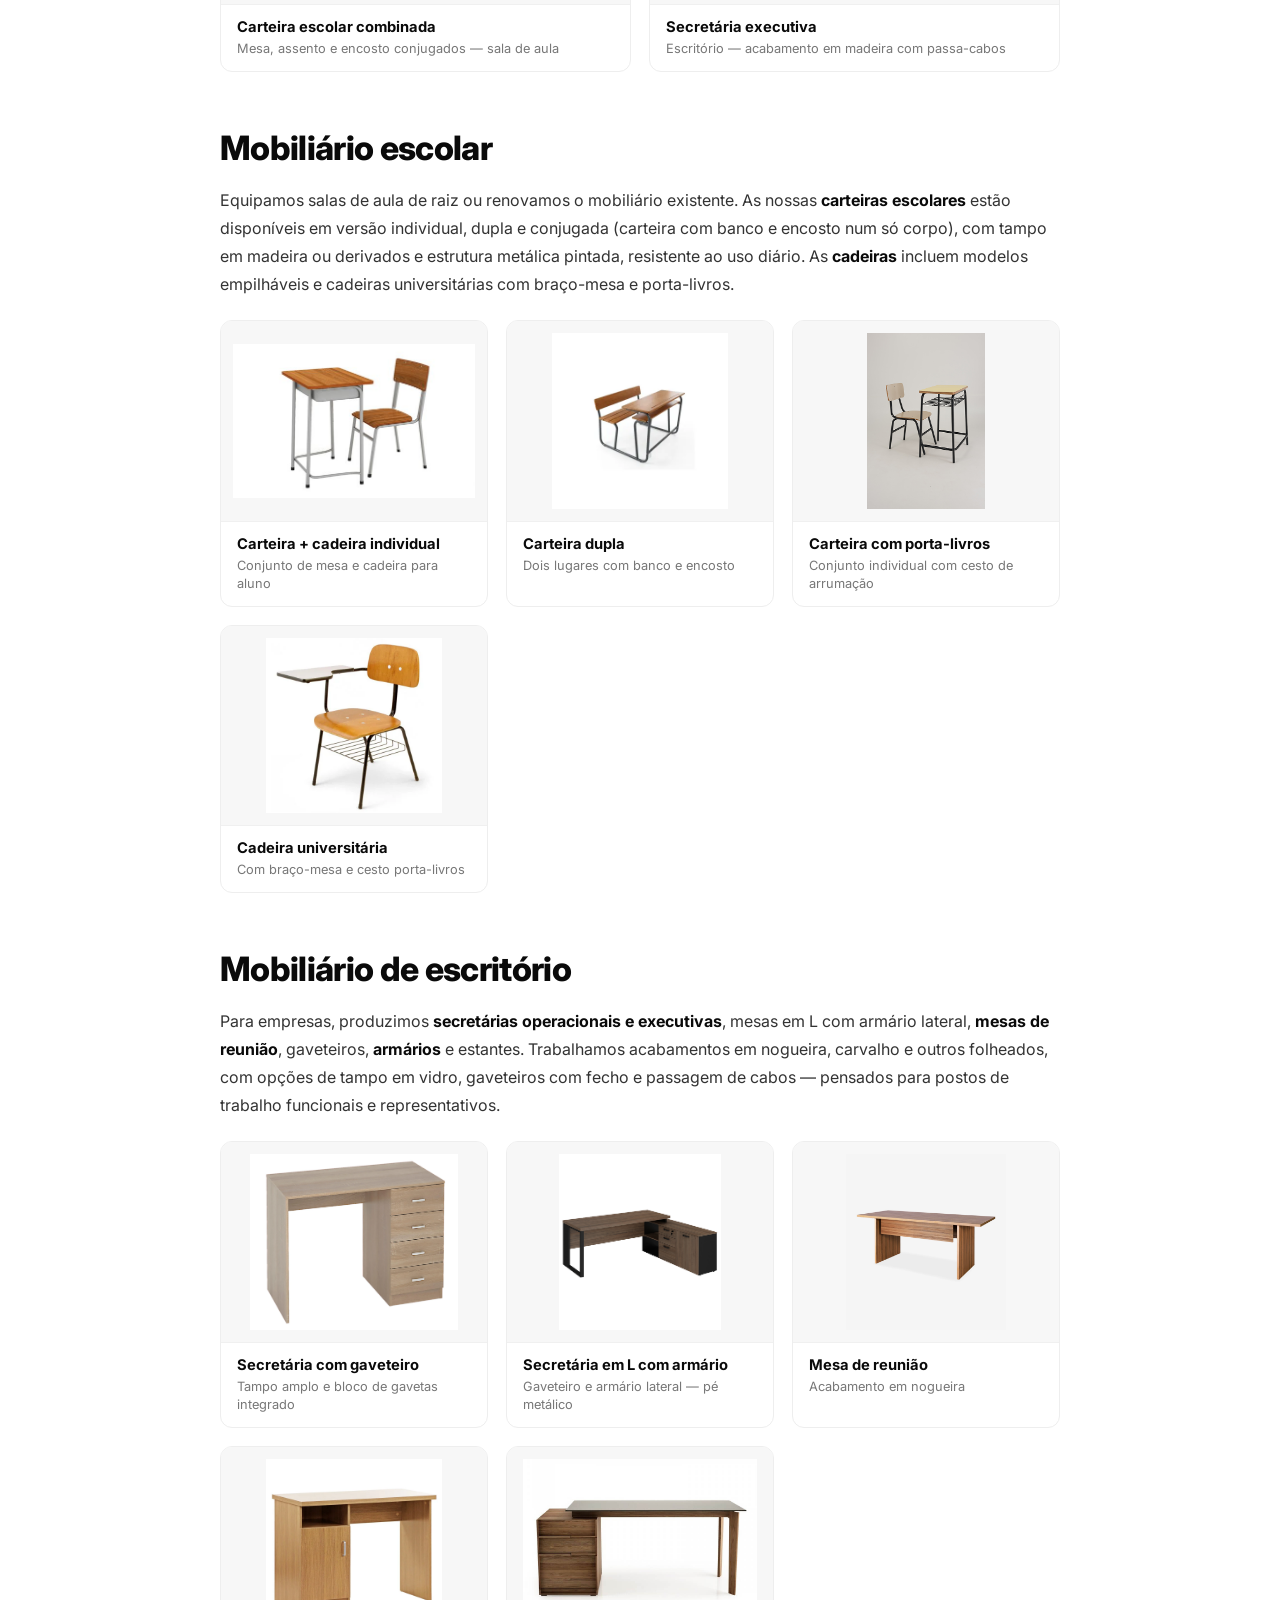
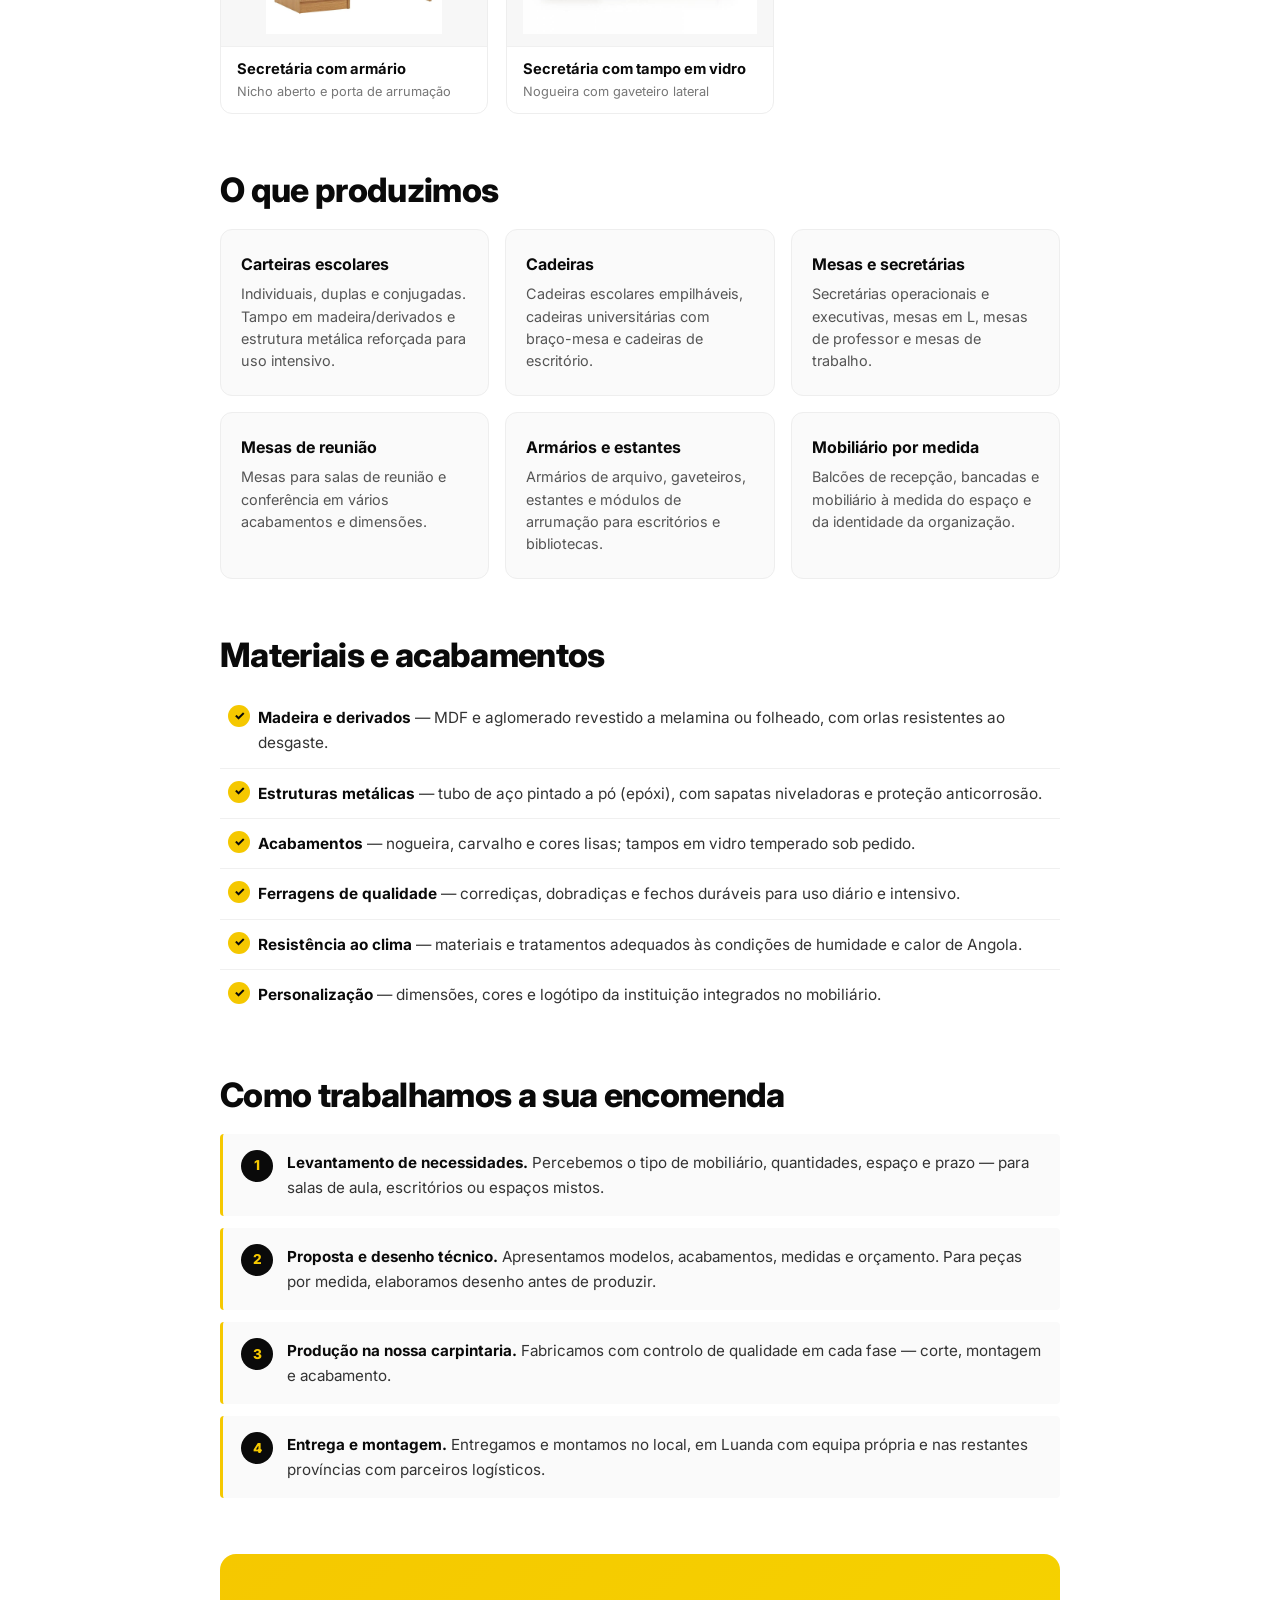
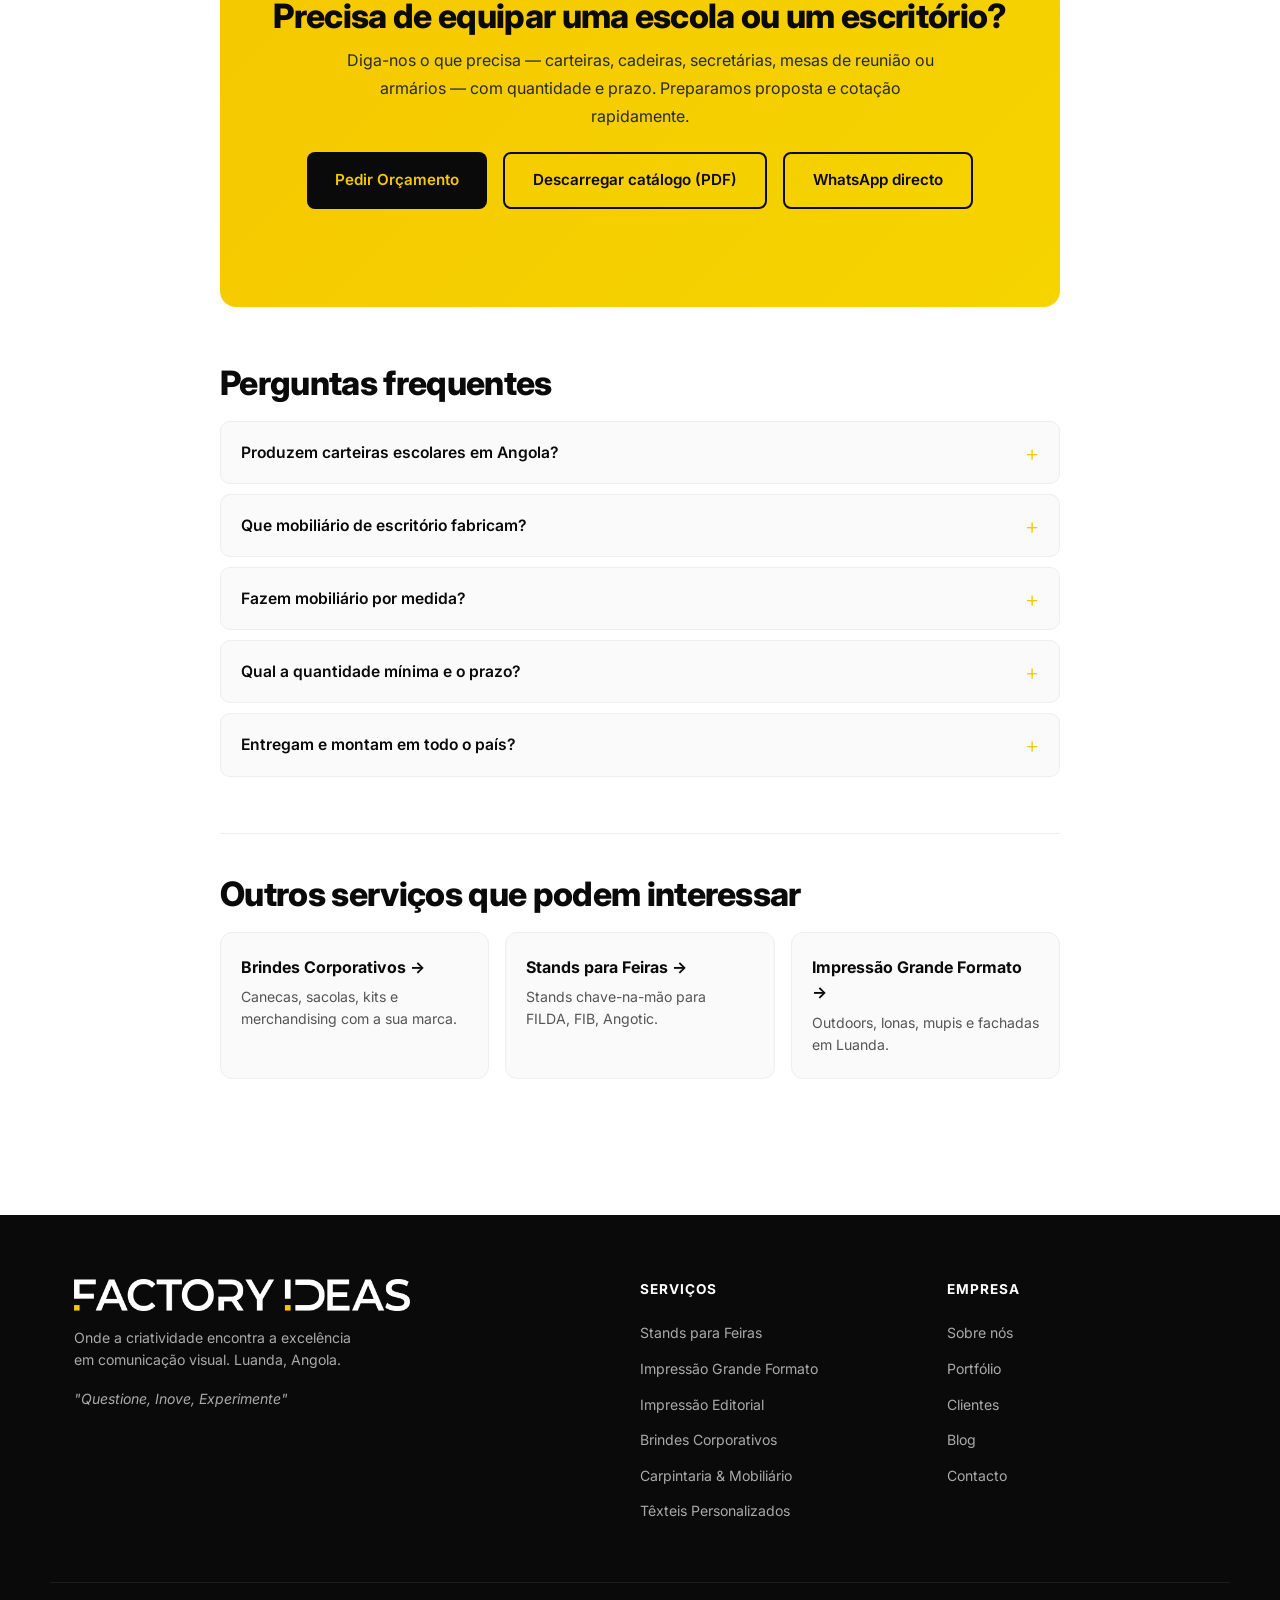
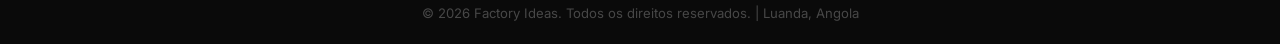
<file: carpintaria/index.html>
<!DOCTYPE html>
<html lang="pt" dir="ltr">
<head>
  <meta charset="UTF-8" />
  <meta name="viewport" content="width=device-width, initial-scale=1.0" />

  <title>Carpintaria & Mobiliário Escolar e de Escritório em Angola | Factory Ideas</title>
  <meta name="description" content="Carpintaria da Factory Ideas em Luanda — produção de carteiras escolares, cadeiras, mesas, secretárias, mesas de reunião, armários e mobiliário de escritório por medida. Fornecimento para escolas, universidades e empresas em toda a Angola." />
  <meta name="keywords" content="carteiras escolares Angola, mobiliário escolar Luanda, carpintaria Angola, secretárias escritório Angola, mobiliário de escritório Luanda, cadeiras escolares Angola, mesas de reunião Angola, armários escritório Luanda, mobiliário por medida Angola, fábrica de mobiliário Angola, mobiliário escolar Luanda, marcenaria Luanda" />
  <meta name="author" content="Factory Ideas" />
  <meta name="robots" content="index, follow, max-image-preview:large" />
  <meta name="theme-color" content="#0A0A0A" />

  <link rel="canonical" href="https://www.factoryideas.ao/carpintaria/" />
  <link rel="alternate" hreflang="pt" href="https://www.factoryideas.ao/carpintaria/" />
  <link rel="alternate" hreflang="x-default" href="https://www.factoryideas.ao/carpintaria/" />

  <meta name="geo.region" content="AO-LUA" />
  <meta name="geo.placename" content="Luanda, Angola" />
  <meta name="geo.position" content="-8.8383;13.2344" />

  <meta property="og:type" content="article" />
  <meta property="og:site_name" content="Factory Ideas" />
  <meta property="og:title" content="Carpintaria & Mobiliário Escolar e de Escritório em Angola | Factory Ideas" />
  <meta property="og:description" content="Carteiras escolares, cadeiras, secretárias, mesas de reunião e armários — produção própria e por medida para escolas e empresas em Angola." />
  <meta property="og:image" content="https://www.factoryideas.ao/images/carpintaria/carteira-cadeira-individual.jpg" />
  <meta property="og:url" content="https://www.factoryideas.ao/carpintaria/" />
  <meta property="og:locale" content="pt_AO" />

  <meta name="twitter:card" content="summary_large_image" />
  <meta name="twitter:title" content="Carpintaria & Mobiliário Escolar e de Escritório em Angola" />
  <meta name="twitter:description" content="Carteiras escolares, cadeiras, secretárias e armários por medida. Factory Ideas, Luanda." />
  <meta name="twitter:image" content="https://www.factoryideas.ao/images/carpintaria/carteira-cadeira-individual.jpg" />

  <link rel="icon" type="image/svg+xml" href="data:image/svg+xml,%3Csvg xmlns='http://www.w3.org/2000/svg' viewBox='0 0 191.89 185.86'%3E%3Crect width='191.89' height='185.86' fill='%230A0A0A'/%3E%3Cpath fill='%23F5C800' d='M33.05,28.94v56.56h85.92v29.21H33.05v.02H0V0h129.9v28.94H33.05Z'/%3E%3Cpath fill='%23F5C800' d='M158.84,0h33.05v114.72h-33.05V0Z'/%3E%3Crect fill='%23F5C800' y='152.81' width='33.05' height='33.05'/%3E%3Crect fill='%23F5C800' x='158.84' y='152.81' width='33.05' height='33.05'/%3E%3C/svg%3E" />
  <link rel="apple-touch-icon" href="/images/apple-touch-icon.png" />
  <link rel="manifest" href="/manifest.json" />
  <link rel="preconnect" href="https://fonts.googleapis.com" />
  <link rel="preconnect" href="https://fonts.gstatic.com" crossorigin />
  <link href="https://fonts.googleapis.com/css2?family=Inter:wght@300;400;500;600;700;800;900&display=swap" rel="stylesheet" />
  <link rel="stylesheet" href="/style.css?v=20260707" />
  <link rel="stylesheet" href="/page-content.css?v=20260707" />

  <script type="application/ld+json">
  {
    "@context": "https://schema.org",
    "@graph": [
      {
        "@type": "Service",
        "@id": "https://www.factoryideas.ao/carpintaria/#service",
        "name": "Carpintaria & Mobiliário Escolar e de Escritório",
        "alternateName": ["Mobiliário Escolar", "Mobiliário de Escritório", "Carteiras Escolares", "Marcenaria"],
        "description": "Produção de mobiliário escolar e de escritório em Angola — carteiras escolares, cadeiras, mesas, secretárias, mesas de reunião, armários e estantes. Fabrico próprio e mobiliário por medida para escolas, universidades e empresas.",
        "serviceType": "Furniture Manufacturing",
        "category": "Carpintaria & Mobiliário",
        "provider": {
          "@type": "LocalBusiness",
          "@id": "https://www.factoryideas.ao/#business",
          "name": "Factory Ideas",
          "telephone": "+244923012946",
          "address": {
            "@type": "PostalAddress",
            "streetAddress": "Rua Augusto Tadeu Bastos, n.º 65",
            "addressLocality": "Maianga",
            "addressRegion": "Luanda",
            "addressCountry": "AO"
          }
        },
        "areaServed": [
          { "@type": "Country", "name": "Angola" },
          { "@type": "City", "name": "Luanda" },
          { "@type": "City", "name": "Benguela" },
          { "@type": "City", "name": "Huambo" },
          { "@type": "City", "name": "Lobito" }
        ],
        "hasOfferCatalog": {
          "@type": "OfferCatalog",
          "name": "Mobiliário Escolar e de Escritório",
          "itemListElement": [
            { "@type": "Offer", "itemOffered": { "@type": "Product", "name": "Carteiras Escolares", "description": "Carteiras individuais, duplas e conjugadas para salas de aula, com tampo em madeira e estrutura metálica reforçada." } },
            { "@type": "Offer", "itemOffered": { "@type": "Product", "name": "Cadeiras Escolares e Universitárias", "description": "Cadeiras empilháveis e cadeiras com braço-mesa para escolas, institutos e universidades." } },
            { "@type": "Offer", "itemOffered": { "@type": "Product", "name": "Secretárias e Mesas de Escritório", "description": "Secretárias operacionais e executivas, mesas em L e mesas de reunião com gaveteiros e passa-cabos." } },
            { "@type": "Offer", "itemOffered": { "@type": "Product", "name": "Armários e Estantes", "description": "Armários de arquivo, estantes e módulos de arrumação para escritórios, bibliotecas e salas técnicas." } },
            { "@type": "Offer", "itemOffered": { "@type": "Product", "name": "Mobiliário por Medida", "description": "Balcões de recepção, bancadas e mobiliário à medida do espaço e da identidade da sua organização." } }
          ]
        }
      },
      {
        "@type": "BreadcrumbList",
        "itemListElement": [
          { "@type": "ListItem", "position": 1, "name": "Início", "item": "https://www.factoryideas.ao/" },
          { "@type": "ListItem", "position": 2, "name": "Carpintaria & Mobiliário", "item": "https://www.factoryideas.ao/carpintaria/" }
        ]
      },
      {
        "@type": "FAQPage",
        "mainEntity": [
          {
            "@type": "Question",
            "name": "A Factory Ideas produz carteiras escolares em Angola?",
            "acceptedAnswer": { "@type": "Answer", "text": "Sim. A nossa carpintaria produz carteiras escolares individuais, duplas e conjugadas (carteira com banco e encosto), com tampo em madeira/derivados e estrutura metálica reforçada. Fornecemos escolas, institutos, universidades e centros de formação em Luanda e nas restantes províncias." }
          },
          {
            "@type": "Question",
            "name": "Que mobiliário de escritório fabricam?",
            "acceptedAnswer": { "@type": "Answer", "text": "Produzimos secretárias operacionais e executivas, mesas em L, mesas de reunião, gaveteiros, armários de arquivo, estantes e balcões de recepção. Trabalhamos acabamentos em nogueira, carvalho e outros folheados, com opção de tampo em vidro e passagem de cabos." }
          },
          {
            "@type": "Question",
            "name": "Fazem mobiliário por medida?",
            "acceptedAnswer": { "@type": "Answer", "text": "Sim. Além dos modelos padrão, produzimos mobiliário por medida a partir do seu projecto ou do espaço disponível — recepções, bancadas, salas de reunião e mobiliário com a identidade visual da empresa. Elaboramos proposta com desenho técnico antes de produzir." }
          },
          {
            "@type": "Question",
            "name": "Qual é a quantidade mínima e o prazo de produção?",
            "acceptedAnswer": { "@type": "Answer", "text": "Atendemos desde peças unitárias até encomendas de centenas de carteiras para equipar escolas inteiras. O prazo depende da quantidade e do acabamento; para encomendas grandes recomendamos 3 a 6 semanas. Contacte-nos com a quantidade pretendida para um prazo exacto." }
          },
          {
            "@type": "Question",
            "name": "Entregam e montam o mobiliário em toda a Angola?",
            "acceptedAnswer": { "@type": "Answer", "text": "Sim. Entregamos e montamos em Luanda com a nossa equipa e frota próprias, e nas restantes províncias através de transportadoras parceiras. O mobiliário é entregue montado ou com montagem no local, conforme a encomenda." }
          }
        ]
      }
    ]
  }
  </script>
</head>
<body>

  <nav id="navbar">
    <div class="container nav-inner">
      <a href="/" class="logo">
        <img src="/images/logo-branco.png" alt="Factory Ideas" class="logo-img" />
      </a>
      <ul class="nav-links" id="navLinks">
        <li><a href="/#servicos">Serviços</a></li>
        <li><a href="/#portfolio">Portfólio</a></li>
        <li><a href="/#clientes">Clientes</a></li>
        <li><a href="/#sobre">Sobre</a></li>
        <li><a href="/blog/">Blog</a></li>
        <li><a href="/#contacto" class="btn-nav">Pedir Orçamento</a></li>
      </ul>
      <button class="hamburger" id="hamburger" aria-label="Menu" aria-controls="navLinks" aria-expanded="false">
        <span></span><span></span><span></span>
      </button>
    </div>
  </nav>

  <nav class="breadcrumb-nav" aria-label="breadcrumb">
    <div class="container">
      <ol class="breadcrumb">
        <li><a href="/">Início</a></li>
        <li><span aria-current="page">Carpintaria & Mobiliário</span></li>
      </ol>
    </div>
  </nav>

  <header class="page-hero">
    <div class="container">
      <span class="badge">Serviço · Carpintaria & Mobiliário</span>
      <h1>Carpintaria & Mobiliário Escolar e de Escritório em Angola</h1>
      <p class="lead">A nossa carpintaria produz carteiras escolares, cadeiras, mesas, secretárias, mesas de reunião e armários — em modelos padrão ou por medida. Equipamos escolas, universidades e empresas em toda a Angola, com fabrico próprio e acabamento de qualidade.</p>
      <div class="hero-btns">
        <a href="/#contacto" class="btn btn-primary">Pedir Orçamento</a>
        <a href="https://wa.me/244923012946?text=Ol%C3%A1!%20Quero%20mobili%C3%A1rio%20escolar%20ou%20de%20escrit%C3%B3rio." target="_blank" class="btn btn-outline">WhatsApp directo</a>
      </div>
    </div>
  </header>

  <main class="page-content">
    <div class="container narrow">

      <div class="download-card">
        <div class="dl-icon" aria-hidden="true">
          <svg width="26" height="26" viewBox="0 0 24 24" fill="none" stroke="currentColor" stroke-width="2" stroke-linecap="round" stroke-linejoin="round"><path d="M21 15v4a2 2 0 0 1-2 2H5a2 2 0 0 1-2-2v-4"/><polyline points="7 10 12 15 17 10"/><line x1="12" y1="15" x2="12" y2="3"/></svg>
        </div>
        <div class="dl-text">
          <strong>Catálogo de Carpintaria &amp; Mobiliário (PDF)</strong>
          <span>35 páginas · especificações técnicas, sistema de tamanhos, materiais e acabamentos.</span>
        </div>
        <a href="/catalogos/factory-ideas-catalogo-carpintaria.pdf" class="btn btn-primary" download>Descarregar catálogo</a>
      </div>

      <section>
        <h2>Mobiliário que equipa escolas e empresas angolanas</h2>
        <p>A par da comunicação visual, a Factory Ideas conta com uma <strong>unidade de carpintaria e mobiliário</strong> dedicada à produção de <strong>mobiliário escolar</strong> e <strong>mobiliário de escritório</strong>. Fabricamos carteiras escolares, cadeiras, mesas, secretárias, mesas de reunião, armários e estantes — bem como peças por medida, concebidas a partir do seu projecto e do espaço disponível.</p>
        <p>Produzimos para <strong>escolas, institutos, universidades, centros de formação</strong> e para <strong>empresas</strong> que precisam de equipar postos de trabalho, salas de reunião e recepções. Combinamos madeira e derivados de qualidade com estruturas metálicas reforçadas, para mobiliário resistente ao uso intensivo e ao clima de Angola.</p>
        <div class="product-gallery feature">
          <div class="product-card">
            <div class="ph"><img src="/images/carpintaria/carteira-escolar-combinada.webp" alt="Carteira escolar combinada com tampo em madeira e estrutura metálica" loading="lazy" /></div>
            <div class="cap"><strong>Carteira escolar combinada</strong><span>Mesa, assento e encosto conjugados — sala de aula</span></div>
          </div>
          <div class="product-card">
            <div class="ph"><img src="/images/carpintaria/secretaria-executiva.png" alt="Secretária executiva em madeira com frente preta e passa-cabos" loading="lazy" /></div>
            <div class="cap"><strong>Secretária executiva</strong><span>Escritório — acabamento em madeira com passa-cabos</span></div>
          </div>
        </div>
      </section>

      <section>
        <h2>Mobiliário escolar</h2>
        <p>Equipamos salas de aula de raiz ou renovamos o mobiliário existente. As nossas <strong>carteiras escolares</strong> estão disponíveis em versão individual, dupla e conjugada (carteira com banco e encosto num só corpo), com tampo em madeira ou derivados e estrutura metálica pintada, resistente ao uso diário. As <strong>cadeiras</strong> incluem modelos empilháveis e cadeiras universitárias com braço-mesa e porta-livros.</p>
        <div class="product-gallery">
          <div class="product-card">
            <div class="ph"><img src="/images/carpintaria/carteira-cadeira-individual.jpg" alt="Conjunto de carteira e cadeira escolar individual em madeira" loading="lazy" /></div>
            <div class="cap"><strong>Carteira + cadeira individual</strong><span>Conjunto de mesa e cadeira para aluno</span></div>
          </div>
          <div class="product-card">
            <div class="ph"><img src="/images/carpintaria/carteira-escolar-dupla.webp" alt="Carteira escolar dupla de dois lugares com banco corrido" loading="lazy" /></div>
            <div class="cap"><strong>Carteira dupla</strong><span>Dois lugares com banco e encosto</span></div>
          </div>
          <div class="product-card">
            <div class="ph"><img src="/images/carpintaria/carteira-individual-porta-livros.jpg" alt="Carteira escolar individual com cesto porta-livros" loading="lazy" /></div>
            <div class="cap"><strong>Carteira com porta-livros</strong><span>Conjunto individual com cesto de arrumação</span></div>
          </div>
          <div class="product-card">
            <div class="ph"><img src="/images/carpintaria/cadeira-universitaria.webp" alt="Cadeira universitária em madeira com braço-mesa e porta-livros" loading="lazy" /></div>
            <div class="cap"><strong>Cadeira universitária</strong><span>Com braço-mesa e cesto porta-livros</span></div>
          </div>
        </div>
      </section>

      <section>
        <h2>Mobiliário de escritório</h2>
        <p>Para empresas, produzimos <strong>secretárias operacionais e executivas</strong>, mesas em L com armário lateral, <strong>mesas de reunião</strong>, gaveteiros, <strong>armários</strong> e estantes. Trabalhamos acabamentos em nogueira, carvalho e outros folheados, com opções de tampo em vidro, gaveteiros com fecho e passagem de cabos — pensados para postos de trabalho funcionais e representativos.</p>
        <div class="product-gallery">
          <div class="product-card">
            <div class="ph"><img src="/images/carpintaria/secretaria-gaveteiro.webp" alt="Secretária de escritório em carvalho claro com bloco de quatro gavetas" loading="lazy" /></div>
            <div class="cap"><strong>Secretária com gaveteiro</strong><span>Tampo amplo e bloco de gavetas integrado</span></div>
          </div>
          <div class="product-card">
            <div class="ph"><img src="/images/carpintaria/secretaria-l-armario.png" alt="Secretária executiva em L com armário lateral e pé metálico" loading="lazy" /></div>
            <div class="cap"><strong>Secretária em L com armário</strong><span>Gaveteiro e armário lateral — pé metálico</span></div>
          </div>
          <div class="product-card">
            <div class="ph"><img src="/images/carpintaria/mesa-reuniao-nogueira.webp" alt="Mesa de reunião em nogueira com pernas em painel" loading="lazy" /></div>
            <div class="cap"><strong>Mesa de reunião</strong><span>Acabamento em nogueira</span></div>
          </div>
          <div class="product-card">
            <div class="ph"><img src="/images/carpintaria/secretaria-armario.webp" alt="Secretária de escritório com armário de uma porta e nicho" loading="lazy" /></div>
            <div class="cap"><strong>Secretária com armário</strong><span>Nicho aberto e porta de arrumação</span></div>
          </div>
          <div class="product-card">
            <div class="ph"><img src="/images/carpintaria/secretaria-nogueira-vidro.jpg" alt="Secretária em nogueira com gaveteiro e tampo em vidro" loading="lazy" /></div>
            <div class="cap"><strong>Secretária com tampo em vidro</strong><span>Nogueira com gaveteiro lateral</span></div>
          </div>
        </div>
      </section>

      <section>
        <h2>O que produzimos</h2>
        <div class="cards-grid">
          <div class="info-card">
            <h3>Carteiras escolares</h3>
            <p>Individuais, duplas e conjugadas. Tampo em madeira/derivados e estrutura metálica reforçada para uso intensivo.</p>
          </div>
          <div class="info-card">
            <h3>Cadeiras</h3>
            <p>Cadeiras escolares empilháveis, cadeiras universitárias com braço-mesa e cadeiras de escritório.</p>
          </div>
          <div class="info-card">
            <h3>Mesas e secretárias</h3>
            <p>Secretárias operacionais e executivas, mesas em L, mesas de professor e mesas de trabalho.</p>
          </div>
          <div class="info-card">
            <h3>Mesas de reunião</h3>
            <p>Mesas para salas de reunião e conferência em vários acabamentos e dimensões.</p>
          </div>
          <div class="info-card">
            <h3>Armários e estantes</h3>
            <p>Armários de arquivo, gaveteiros, estantes e módulos de arrumação para escritórios e bibliotecas.</p>
          </div>
          <div class="info-card">
            <h3>Mobiliário por medida</h3>
            <p>Balcões de recepção, bancadas e mobiliário à medida do espaço e da identidade da organização.</p>
          </div>
        </div>
      </section>

      <section>
        <h2>Materiais e acabamentos</h2>
        <ul class="benefit-list">
          <li><strong>Madeira e derivados</strong> — MDF e aglomerado revestido a melamina ou folheado, com orlas resistentes ao desgaste.</li>
          <li><strong>Estruturas metálicas</strong> — tubo de aço pintado a pó (epóxi), com sapatas niveladoras e proteção anticorrosão.</li>
          <li><strong>Acabamentos</strong> — nogueira, carvalho e cores lisas; tampos em vidro temperado sob pedido.</li>
          <li><strong>Ferragens de qualidade</strong> — corrediças, dobradiças e fechos duráveis para uso diário e intensivo.</li>
          <li><strong>Resistência ao clima</strong> — materiais e tratamentos adequados às condições de humidade e calor de Angola.</li>
          <li><strong>Personalização</strong> — dimensões, cores e logótipo da instituição integrados no mobiliário.</li>
        </ul>
      </section>

      <section>
        <h2>Como trabalhamos a sua encomenda</h2>
        <ol class="process-list">
          <li><strong>Levantamento de necessidades.</strong> Percebemos o tipo de mobiliário, quantidades, espaço e prazo — para salas de aula, escritórios ou espaços mistos.</li>
          <li><strong>Proposta e desenho técnico.</strong> Apresentamos modelos, acabamentos, medidas e orçamento. Para peças por medida, elaboramos desenho antes de produzir.</li>
          <li><strong>Produção na nossa carpintaria.</strong> Fabricamos com controlo de qualidade em cada fase — corte, montagem e acabamento.</li>
          <li><strong>Entrega e montagem.</strong> Entregamos e montamos no local, em Luanda com equipa própria e nas restantes províncias com parceiros logísticos.</li>
        </ol>
      </section>

      <section class="cta-block">
        <h2>Precisa de equipar uma escola ou um escritório?</h2>
        <p>Diga-nos o que precisa — carteiras, cadeiras, secretárias, mesas de reunião ou armários — com quantidade e prazo. Preparamos proposta e cotação rapidamente.</p>
        <div class="hero-btns">
          <a href="/#contacto" class="btn btn-primary">Pedir Orçamento</a>
          <a href="/catalogos/factory-ideas-catalogo-carpintaria.pdf" class="btn btn-outline" download>Descarregar catálogo (PDF)</a>
          <a href="https://wa.me/244923012946?text=Ol%C3%A1!%20Quero%20cota%C3%A7%C3%A3o%20de%20mobili%C3%A1rio%20escolar%2Fescrit%C3%B3rio." target="_blank" class="btn btn-outline">WhatsApp directo</a>
        </div>
      </section>

      <section>
        <h2>Perguntas frequentes</h2>
        <details class="faq-item">
          <summary>Produzem carteiras escolares em Angola?</summary>
          <p>Sim. Produzimos carteiras individuais, duplas e conjugadas, com tampo em madeira/derivados e estrutura metálica reforçada. Fornecemos escolas, institutos, universidades e centros de formação em Luanda e restantes províncias.</p>
        </details>
        <details class="faq-item">
          <summary>Que mobiliário de escritório fabricam?</summary>
          <p>Secretárias operacionais e executivas, mesas em L, mesas de reunião, gaveteiros, armários de arquivo, estantes e balcões de recepção — em acabamentos como nogueira e carvalho, com opção de tampo em vidro.</p>
        </details>
        <details class="faq-item">
          <summary>Fazem mobiliário por medida?</summary>
          <p>Sim. A partir do seu projecto ou do espaço disponível, produzimos peças à medida com desenho técnico prévio e, se pretender, com a identidade visual da sua organização.</p>
        </details>
        <details class="faq-item">
          <summary>Qual a quantidade mínima e o prazo?</summary>
          <p>Atendemos desde peças unitárias até encomendas de centenas de carteiras para equipar escolas inteiras. Para grandes encomendas recomendamos 3 a 6 semanas, consoante quantidade e acabamento. Contacte-nos para um prazo exacto.</p>
        </details>
        <details class="faq-item">
          <summary>Entregam e montam em todo o país?</summary>
          <p>Sim. Entregamos e montamos em Luanda com equipa e frota próprias, e nas restantes províncias através de transportadoras parceiras — montado ou com montagem no local, conforme a encomenda.</p>
        </details>
      </section>

      <section class="related-block">
        <h2>Outros serviços que podem interessar</h2>
        <div class="cards-grid">
          <a class="related-card" href="/brindes-corporativos/">
            <h3>Brindes Corporativos →</h3>
            <p>Canecas, sacolas, kits e merchandising com a sua marca.</p>
          </a>
          <a class="related-card" href="/stands-feiras/">
            <h3>Stands para Feiras →</h3>
            <p>Stands chave-na-mão para FILDA, FIB, Angotic.</p>
          </a>
          <a class="related-card" href="/impressao-grande-formato/">
            <h3>Impressão Grande Formato →</h3>
            <p>Outdoors, lonas, mupis e fachadas em Luanda.</p>
          </a>
        </div>
      </section>

    </div>
  </main>

  <footer class="footer">
    <div class="container footer-inner">
      <div class="footer-brand">
        <a href="/" class="logo">
          <img src="/images/logo-branco.png" alt="Factory Ideas" class="logo-img" />
        </a>
        <p>Onde a criatividade encontra a excelência em comunicação visual. Luanda, Angola.</p>
        <p class="footer-slogan"><em>"Questione, Inove, Experimente"</em></p>
      </div>
      <div class="footer-links">
        <h4>Serviços</h4>
        <ul>
          <li><a href="/stands-feiras/">Stands para Feiras</a></li>
          <li><a href="/impressao-grande-formato/">Impressão Grande Formato</a></li>
          <li><a href="/impressao-editorial/">Impressão Editorial</a></li>
          <li><a href="/brindes-corporativos/">Brindes Corporativos</a></li>
          <li><a href="/carpintaria/">Carpintaria & Mobiliário</a></li>
          <li><a href="/#servicos">Têxteis Personalizados</a></li>
        </ul>
      </div>
      <div class="footer-links">
        <h4>Empresa</h4>
        <ul>
          <li><a href="/#sobre">Sobre nós</a></li>
          <li><a href="/#portfolio">Portfólio</a></li>
          <li><a href="/#clientes">Clientes</a></li>
          <li><a href="/blog/">Blog</a></li>
          <li><a href="/#contacto">Contacto</a></li>
        </ul>
      </div>
    </div>
    <div class="footer-bottom">
      <div class="container">
        <p>© <span id="year"></span> Factory Ideas. Todos os direitos reservados. | Luanda, Angola</p>
      </div>
    </div>
  </footer>

  <a href="https://wa.me/244923012946" target="_blank" class="whatsapp-float" aria-label="WhatsApp">
    <svg width="28" height="28" viewBox="0 0 24 24" fill="white"><path d="M17.472 14.382c-.297-.149-1.758-.867-2.03-.967-.273-.099-.471-.148-.67.15-.197.297-.767.966-.94 1.164-.173.199-.347.223-.644.075-.297-.15-1.255-.463-2.39-1.475-.883-.788-1.48-1.761-1.653-2.059-.173-.297-.018-.458.13-.606.134-.133.298-.347.446-.52.149-.174.198-.298.298-.497.099-.198.05-.371-.025-.52-.075-.149-.669-1.612-.916-2.207-.242-.579-.487-.5-.669-.51-.173-.008-.371-.01-.57-.01-.198 0-.52.074-.792.372-.272.297-1.04 1.016-1.04 2.479 0 1.462 1.065 2.875 1.213 3.074.149.198 2.096 3.2 5.077 4.487.709.306 1.262.489 1.694.625.712.227 1.36.195 1.871.118.571-.085 1.758-.719 2.006-1.413.248-.694.248-1.289.173-1.413-.074-.124-.272-.198-.57-.347m-5.421 7.403h-.004a9.87 9.87 0 01-5.031-1.378l-.361-.214-3.741.982.998-3.648-.235-.374a9.86 9.86 0 01-1.51-5.26c.001-5.45 4.436-9.884 9.888-9.884 2.64 0 5.122 1.03 6.988 2.898a9.825 9.825 0 012.893 6.994c-.003 5.45-4.437 9.884-9.885 9.884m8.413-18.297A11.815 11.815 0 0012.05 0C5.495 0 .16 5.335.157 11.892c0 2.096.547 4.142 1.588 5.945L.057 24l6.305-1.654a11.882 11.882 0 005.683 1.448h.005c6.554 0 11.89-5.335 11.893-11.893a11.821 11.821 0 00-3.48-8.413z"/></svg>
  </a>

  <script>
  (function () {
    var nav = document.getElementById('navbar');
    if (nav) nav.classList.add('scrolled'); // subpáginas assentam em fundo claro — navbar sempre sólida
    var b = document.getElementById('hamburger'), l = document.getElementById('navLinks');
    if (b && l) {
      b.addEventListener('click', function () {
        var aberto = l.classList.toggle('open');
        b.setAttribute('aria-expanded', aberto);
        document.body.style.overflow = aberto ? 'hidden' : '';
      });
      l.addEventListener('click', function (e) {
        if (e.target.closest('a')) { l.classList.remove('open'); b.setAttribute('aria-expanded', 'false'); document.body.style.overflow = ''; }
      });
      document.addEventListener('keydown', function (e) {
        if (e.key === 'Escape' && l.classList.contains('open')) { l.classList.remove('open'); b.setAttribute('aria-expanded', 'false'); document.body.style.overflow = ''; }
      });
    }
    var y = document.getElementById('year');
    if (y) y.textContent = new Date().getFullYear();
  })();
  </script>
  <script src="/factory-ai-widget.js?v=1" defer></script>
</body>
</html>
</file>
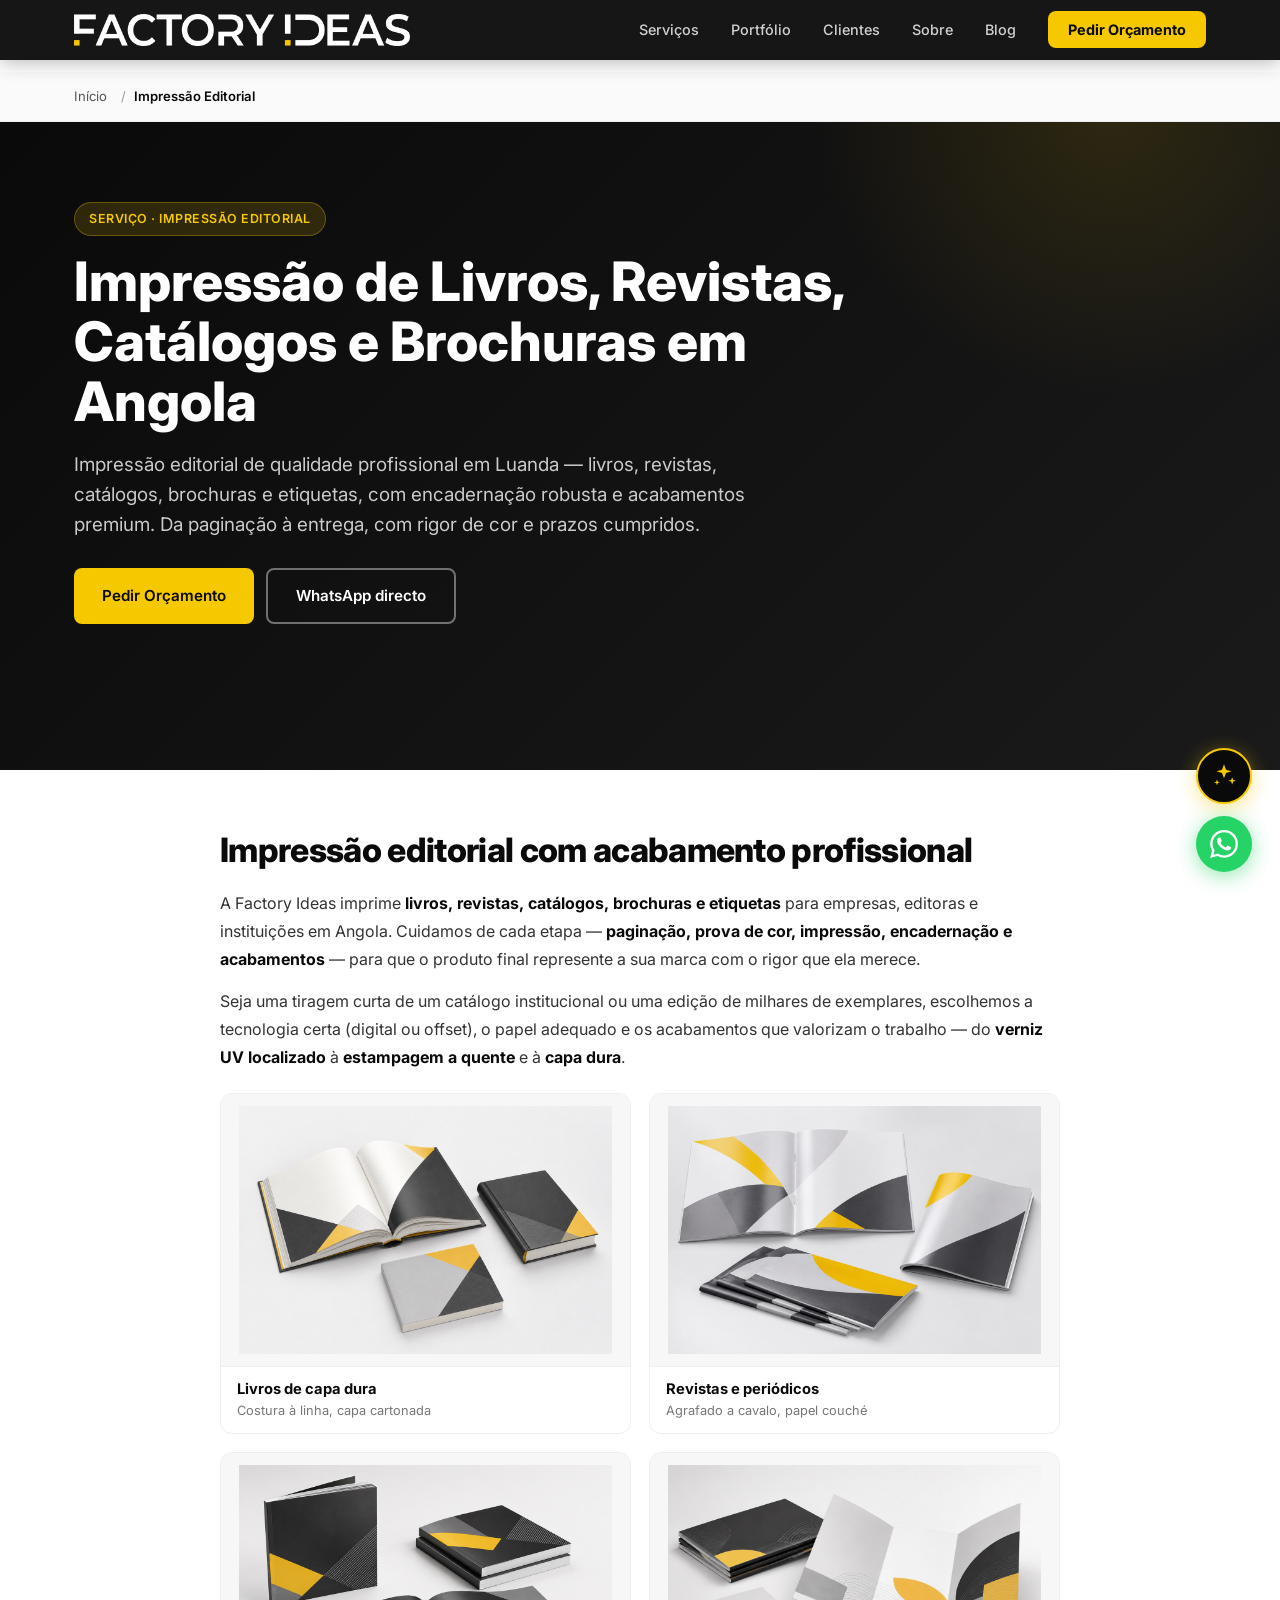
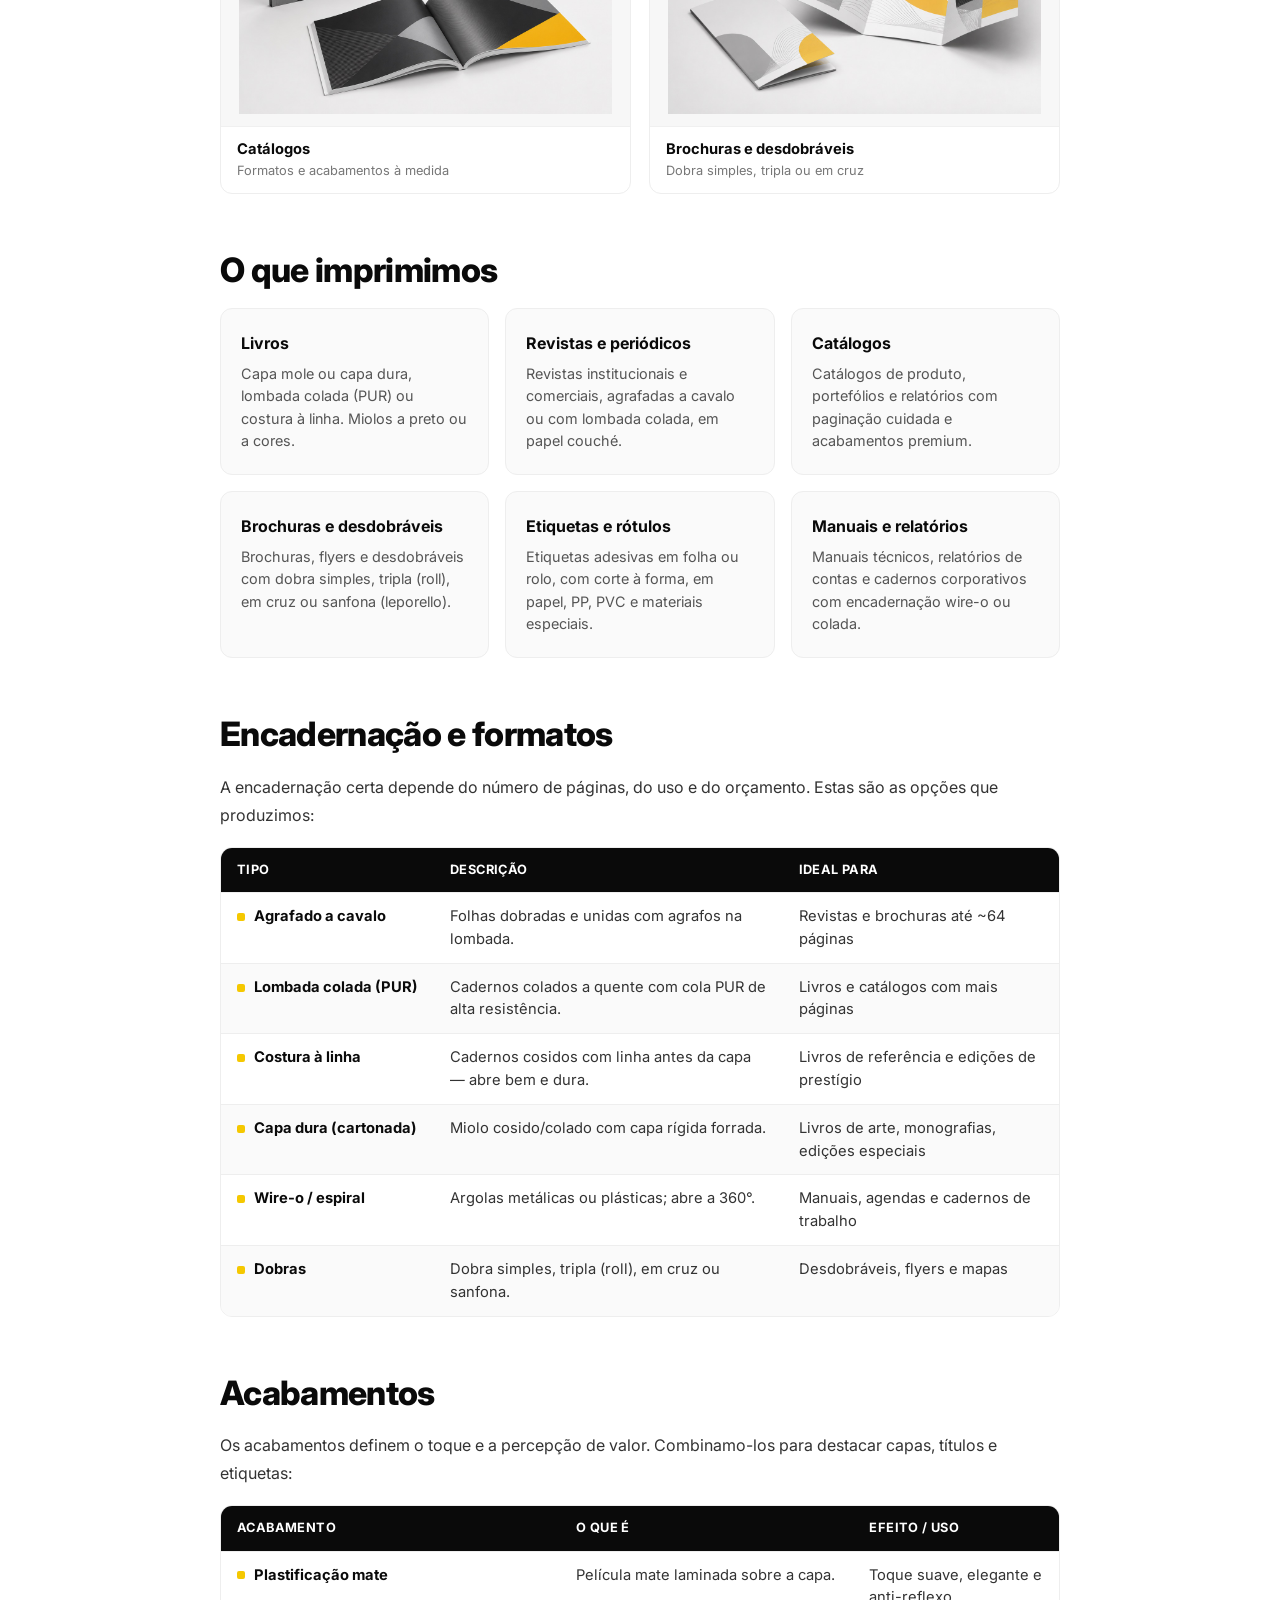
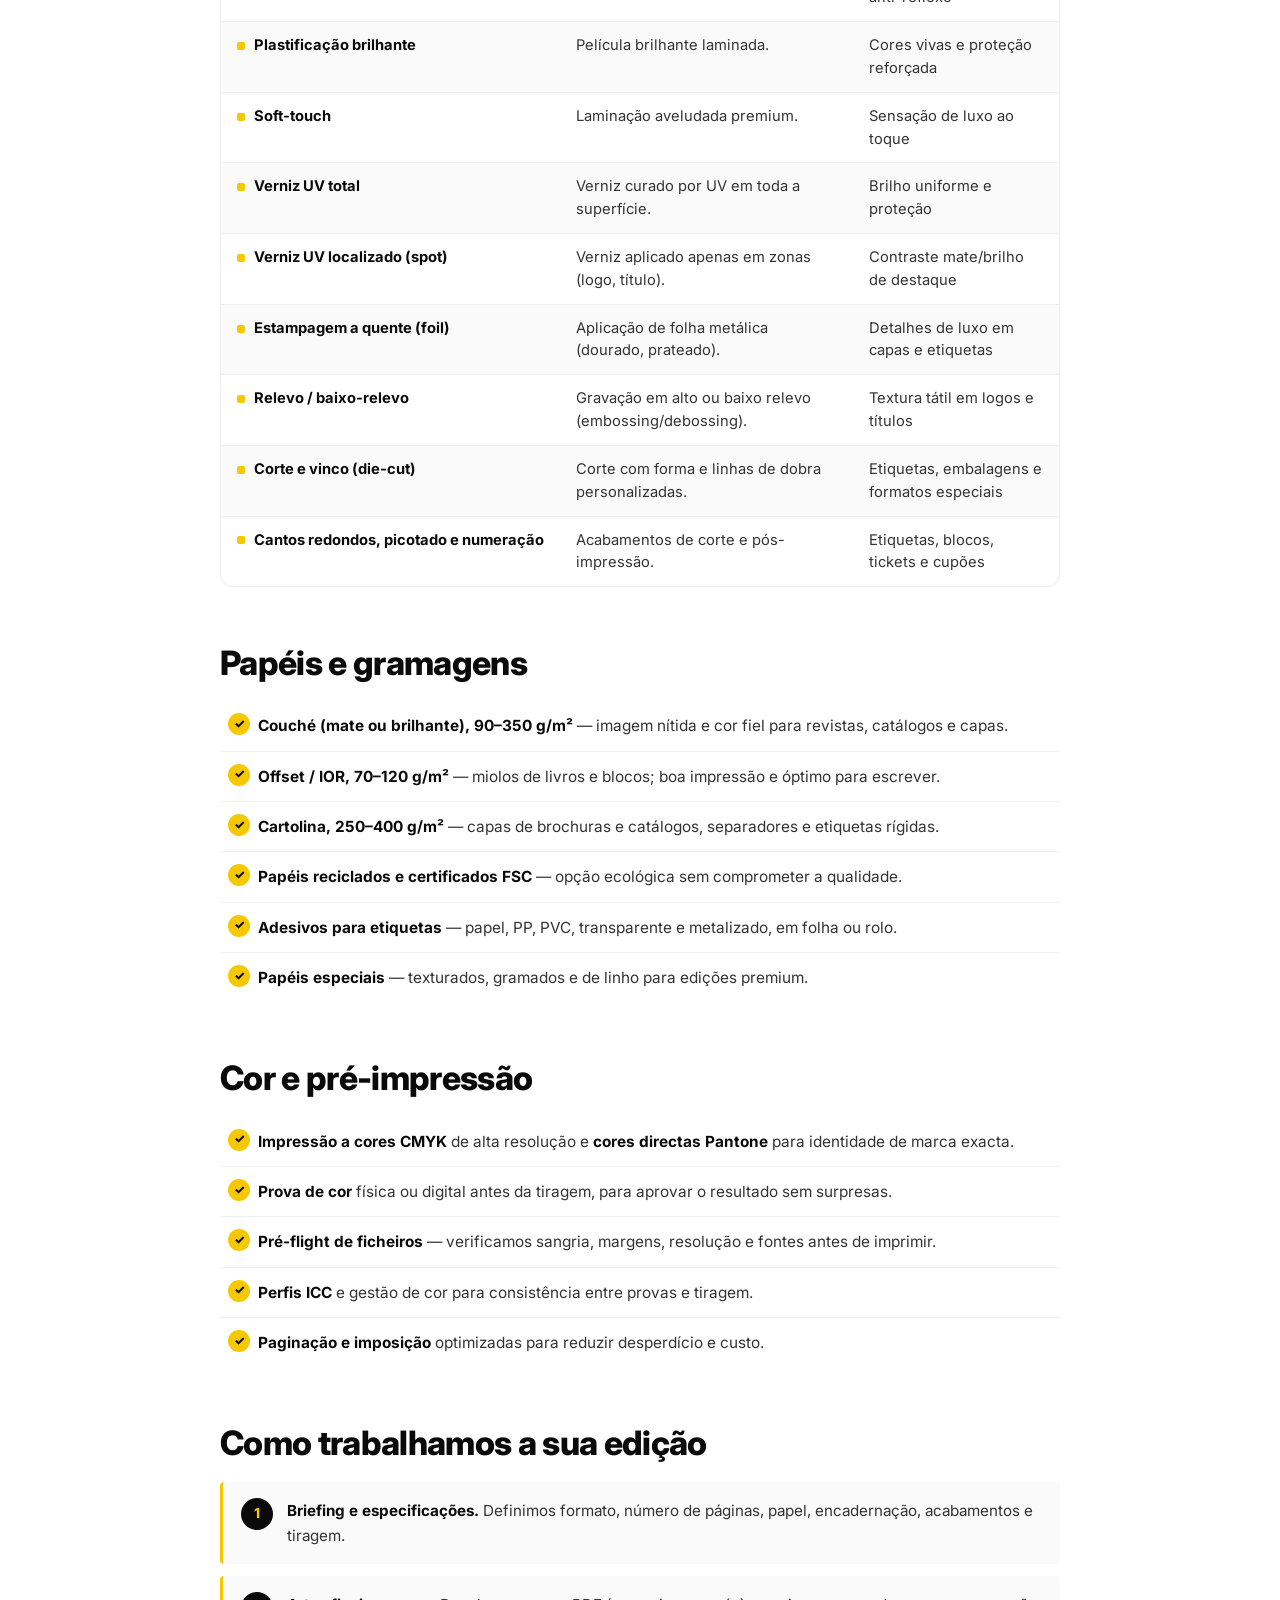
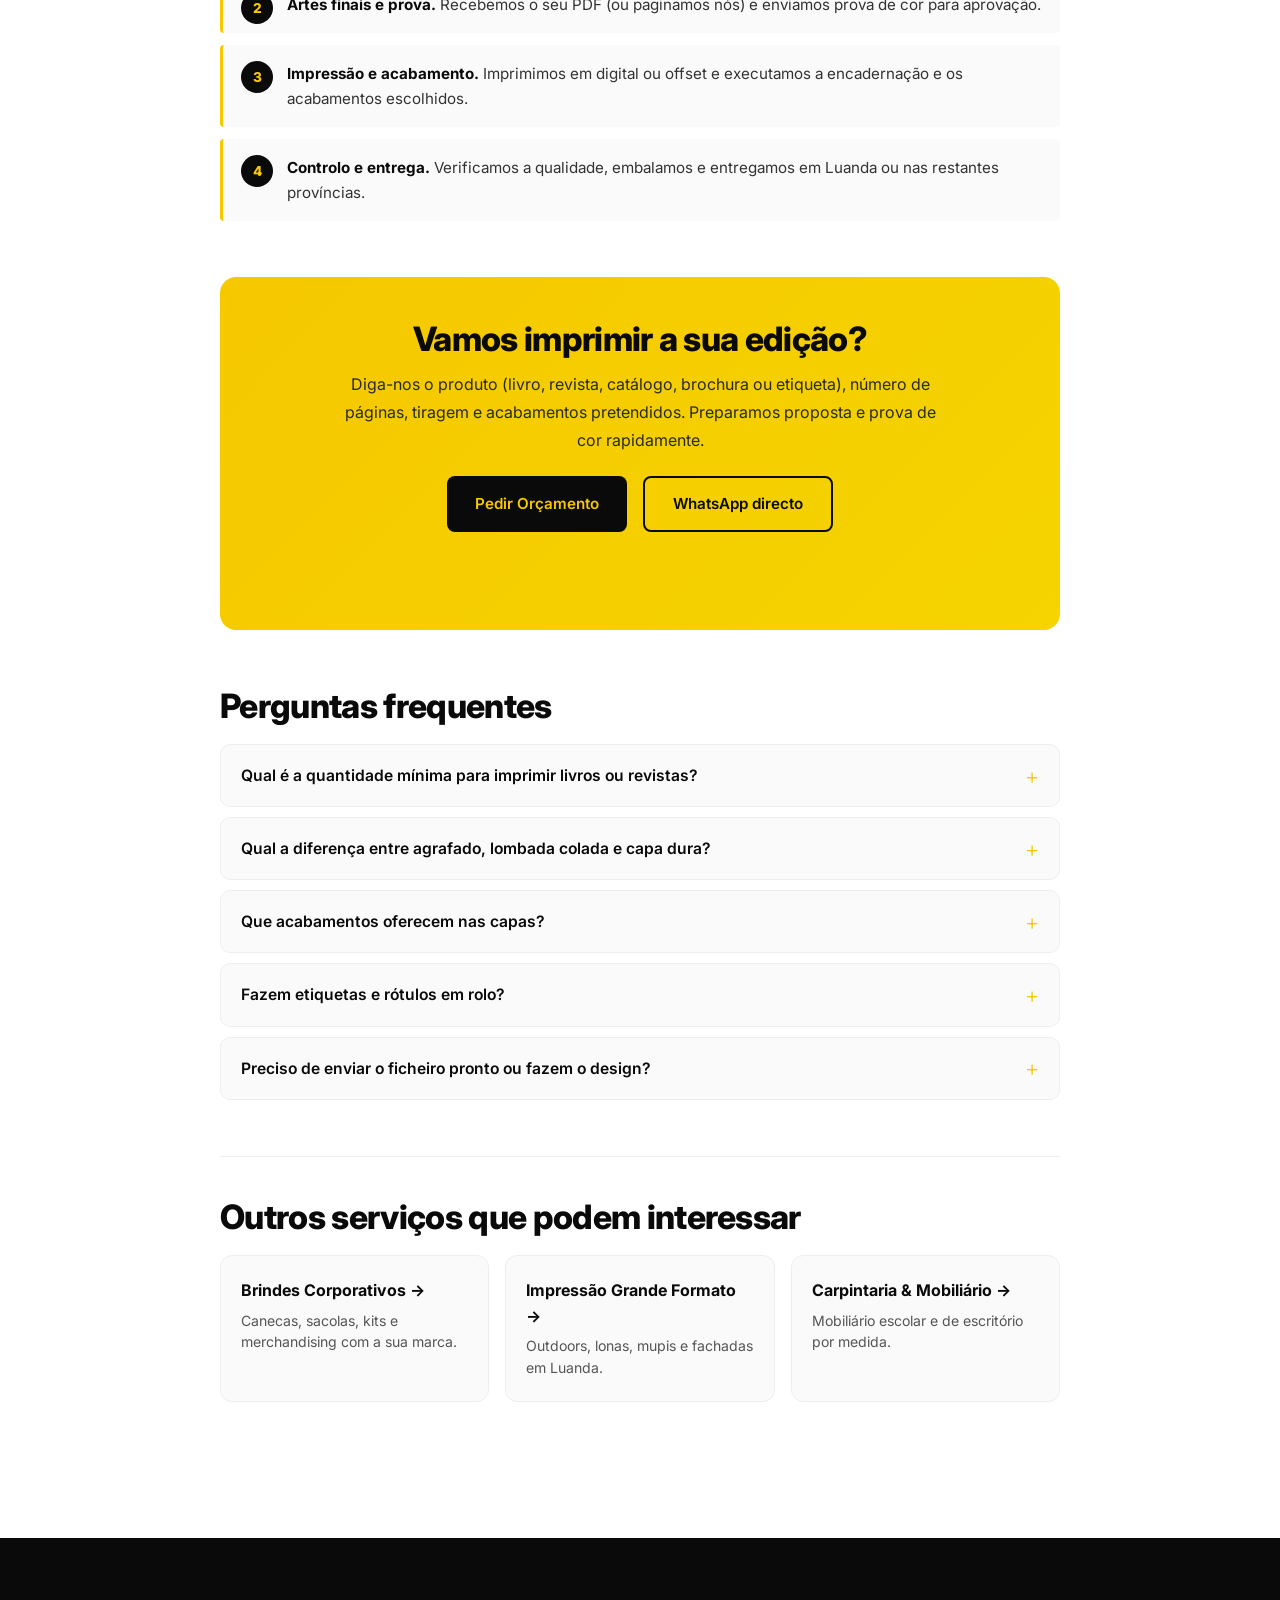
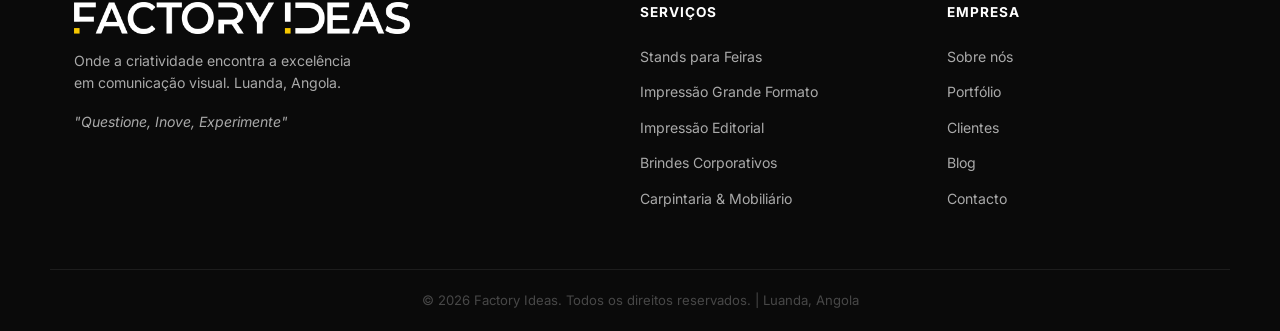
<file: impressao-editorial/index.html>
<!DOCTYPE html>
<html lang="pt" dir="ltr">
<head>
  <meta charset="UTF-8" />
  <meta name="viewport" content="width=device-width, initial-scale=1.0" />

  <title>Impressão de Livros, Revistas, Catálogos e Brochuras em Angola | Factory Ideas</title>
  <meta name="description" content="Impressão editorial em Luanda — livros, revistas, catálogos, brochuras e etiquetas com encadernação e acabamentos profissionais: agrafado, lombada colada (PUR), capa dura, plastificação, verniz UV localizado, estampagem a quente e corte e vinco. Peça orçamento à Factory Ideas." />
  <meta name="keywords" content="impressão de livros Angola, impressão de revistas Luanda, impressão de catálogos Angola, impressão de brochuras Luanda, impressão de etiquetas Angola, gráfica em Luanda, encadernação Angola, capa dura Luanda, lombada colada PUR, verniz UV localizado, estampagem a quente, acabamentos gráficos Angola, impressão editorial Luanda" />
  <meta name="author" content="Factory Ideas" />
  <meta name="robots" content="index, follow, max-image-preview:large" />
  <meta name="theme-color" content="#0A0A0A" />

  <link rel="canonical" href="https://www.factoryideas.ao/impressao-editorial/" />
  <link rel="alternate" hreflang="pt" href="https://www.factoryideas.ao/impressao-editorial/" />
  <link rel="alternate" hreflang="x-default" href="https://www.factoryideas.ao/impressao-editorial/" />

  <meta name="geo.region" content="AO-LUA" />
  <meta name="geo.placename" content="Luanda, Angola" />
  <meta name="geo.position" content="-8.8383;13.2344" />

  <meta property="og:type" content="article" />
  <meta property="og:site_name" content="Factory Ideas" />
  <meta property="og:title" content="Impressão de Livros, Revistas, Catálogos e Brochuras em Angola | Factory Ideas" />
  <meta property="og:description" content="Impressão editorial com encadernação e acabamentos profissionais — livros, revistas, catálogos, brochuras e etiquetas. Factory Ideas, Luanda." />
  <meta property="og:image" content="https://www.factoryideas.ao/images/impressao-editorial/catalogos-livros.jpg" />
  <meta property="og:url" content="https://www.factoryideas.ao/impressao-editorial/" />
  <meta property="og:locale" content="pt_AO" />

  <meta name="twitter:card" content="summary_large_image" />
  <meta name="twitter:title" content="Impressão de Livros, Revistas e Catálogos em Angola" />
  <meta name="twitter:description" content="Impressão editorial com acabamentos profissionais. Factory Ideas, Luanda." />
  <meta name="twitter:image" content="https://www.factoryideas.ao/images/impressao-editorial/catalogos-livros.jpg" />

  <link rel="icon" type="image/svg+xml" href="data:image/svg+xml,%3Csvg xmlns='http://www.w3.org/2000/svg' viewBox='0 0 191.89 185.86'%3E%3Crect width='191.89' height='185.86' fill='%230A0A0A'/%3E%3Cpath fill='%23F5C800' d='M33.05,28.94v56.56h85.92v29.21H33.05v.02H0V0h129.9v28.94H33.05Z'/%3E%3Cpath fill='%23F5C800' d='M158.84,0h33.05v114.72h-33.05V0Z'/%3E%3Crect fill='%23F5C800' y='152.81' width='33.05' height='33.05'/%3E%3Crect fill='%23F5C800' x='158.84' y='152.81' width='33.05' height='33.05'/%3E%3C/svg%3E" />
  <link rel="apple-touch-icon" href="/images/apple-touch-icon.png" />
  <link rel="manifest" href="/manifest.json" />
  <link rel="preconnect" href="https://fonts.googleapis.com" />
  <link rel="preconnect" href="https://fonts.gstatic.com" crossorigin />
  <link href="https://fonts.googleapis.com/css2?family=Inter:wght@300;400;500;600;700;800;900&display=swap" rel="stylesheet" />
  <link rel="stylesheet" href="/style.css?v=20260707" />
  <link rel="stylesheet" href="/page-content.css?v=20260707" />

  <script type="application/ld+json">
  {
    "@context": "https://schema.org",
    "@graph": [
      {
        "@type": "Service",
        "@id": "https://www.factoryideas.ao/impressao-editorial/#service",
        "name": "Impressão Editorial",
        "alternateName": ["Impressão de Livros", "Impressão de Revistas", "Impressão de Catálogos", "Impressão de Brochuras"],
        "description": "Impressão de livros, revistas, catálogos, brochuras e etiquetas em Angola, com encadernação e acabamentos profissionais — agrafado a cavalo, lombada colada (PUR), costura à linha, capa dura, plastificação, verniz UV localizado, estampagem a quente e corte e vinco.",
        "serviceType": "Editorial & Commercial Printing",
        "category": "Impressão & Artes Gráficas",
        "provider": {
          "@type": "LocalBusiness",
          "@id": "https://www.factoryideas.ao/#business",
          "name": "Factory Ideas",
          "telephone": "+244923012946",
          "address": {
            "@type": "PostalAddress",
            "streetAddress": "Rua Augusto Tadeu Bastos, n.º 65",
            "addressLocality": "Maianga",
            "addressRegion": "Luanda",
            "addressCountry": "AO"
          }
        },
        "areaServed": [
          { "@type": "Country", "name": "Angola" },
          { "@type": "City", "name": "Luanda" },
          { "@type": "City", "name": "Benguela" },
          { "@type": "City", "name": "Huambo" },
          { "@type": "City", "name": "Lobito" }
        ],
        "hasOfferCatalog": {
          "@type": "OfferCatalog",
          "name": "Impressão Editorial e Comercial",
          "itemListElement": [
            { "@type": "Offer", "itemOffered": { "@type": "Product", "name": "Livros", "description": "Livros em capa mole ou capa dura, com lombada colada (PUR) ou costura à linha." } },
            { "@type": "Offer", "itemOffered": { "@type": "Product", "name": "Revistas e Periódicos", "description": "Revistas agrafadas a cavalo ou com lombada colada, em papel couché." } },
            { "@type": "Offer", "itemOffered": { "@type": "Product", "name": "Catálogos", "description": "Catálogos de produto e institucionais com acabamentos premium." } },
            { "@type": "Offer", "itemOffered": { "@type": "Product", "name": "Brochuras e Desdobráveis", "description": "Brochuras, flyers e desdobráveis com dobra simples, tripla, em cruz ou sanfona." } },
            { "@type": "Offer", "itemOffered": { "@type": "Product", "name": "Etiquetas e Rótulos", "description": "Etiquetas adesivas em folha ou rolo, com corte à forma, em papel, PP e PVC." } }
          ]
        }
      },
      {
        "@type": "BreadcrumbList",
        "itemListElement": [
          { "@type": "ListItem", "position": 1, "name": "Início", "item": "https://www.factoryideas.ao/" },
          { "@type": "ListItem", "position": 2, "name": "Impressão Editorial", "item": "https://www.factoryideas.ao/impressao-editorial/" }
        ]
      },
      {
        "@type": "FAQPage",
        "mainEntity": [
          {
            "@type": "Question",
            "name": "Qual é a quantidade mínima para imprimir livros ou revistas?",
            "acceptedAnswer": { "@type": "Answer", "text": "Trabalhamos desde tiragens curtas (algumas dezenas de exemplares, em impressão digital) até grandes tiragens em offset, mais económicas por unidade. Aconselhamos a quantidade e a tecnologia mais vantajosa consoante o número de páginas e o prazo." }
          },
          {
            "@type": "Question",
            "name": "Qual é a diferença entre agrafado, lombada colada e capa dura?",
            "acceptedAnswer": { "@type": "Answer", "text": "O agrafado a cavalo une folhas dobradas com agrafos na lombada e é ideal para revistas e brochuras até cerca de 64 páginas. A lombada colada (PUR) agrupa cadernos colados a quente, indicada para livros e catálogos com mais páginas. A capa dura (cartonada) usa miolo cosido ou colado com capa rígida, para edições de prestígio e maior durabilidade." }
          },
          {
            "@type": "Question",
            "name": "Que acabamentos oferecem nas capas?",
            "acceptedAnswer": { "@type": "Answer", "text": "Oferecemos plastificação mate, brilhante e soft-touch, verniz UV total e localizado (spot), estampagem a quente (foil dourado ou prateado), relevo e baixo-relevo, corte e vinco, cantos redondos e picotado. Combinamos acabamentos para valorizar cada projecto." }
          },
          {
            "@type": "Question",
            "name": "Fazem etiquetas e rótulos em rolo?",
            "acceptedAnswer": { "@type": "Answer", "text": "Sim. Produzimos etiquetas e rótulos adesivos em folha ou em rolo, em papel, PP, PVC, transparente e metalizado, com corte à forma personalizado. Ideais para produtos, embalagens, logística e identificação." }
          },
          {
            "@type": "Question",
            "name": "Preciso de enviar o ficheiro pronto ou fazem o design?",
            "acceptedAnswer": { "@type": "Answer", "text": "Aceitamos ficheiros PDF prontos para impressão (com sangria e resolução adequadas) e verificamos tudo antes de imprimir. Se preferir, a nossa equipa faz a paginação, o design editorial e a preparação de artes finais." }
          }
        ]
      }
    ]
  }
  </script>
</head>
<body>

  <nav id="navbar">
    <div class="container nav-inner">
      <a href="/" class="logo">
        <img src="/images/logo-branco.png" alt="Factory Ideas" class="logo-img" />
      </a>
      <ul class="nav-links" id="navLinks">
        <li><a href="/#servicos">Serviços</a></li>
        <li><a href="/#portfolio">Portfólio</a></li>
        <li><a href="/#clientes">Clientes</a></li>
        <li><a href="/#sobre">Sobre</a></li>
        <li><a href="/blog/">Blog</a></li>
        <li><a href="/#contacto" class="btn-nav">Pedir Orçamento</a></li>
      </ul>
      <button class="hamburger" id="hamburger" aria-label="Menu" aria-controls="navLinks" aria-expanded="false">
        <span></span><span></span><span></span>
      </button>
    </div>
  </nav>

  <nav class="breadcrumb-nav" aria-label="breadcrumb">
    <div class="container">
      <ol class="breadcrumb">
        <li><a href="/">Início</a></li>
        <li><span aria-current="page">Impressão Editorial</span></li>
      </ol>
    </div>
  </nav>

  <header class="page-hero">
    <div class="container">
      <span class="badge">Serviço · Impressão Editorial</span>
      <h1>Impressão de Livros, Revistas, Catálogos e Brochuras em Angola</h1>
      <p class="lead">Impressão editorial de qualidade profissional em Luanda — livros, revistas, catálogos, brochuras e etiquetas, com encadernação robusta e acabamentos premium. Da paginação à entrega, com rigor de cor e prazos cumpridos.</p>
      <div class="hero-btns">
        <a href="/#contacto" class="btn btn-primary">Pedir Orçamento</a>
        <a href="https://wa.me/244923012946?text=Ol%C3%A1!%20Quero%20impress%C3%A3o%20de%20livros%2Frevistas%2Fcat%C3%A1logos." target="_blank" class="btn btn-outline">WhatsApp directo</a>
      </div>
    </div>
  </header>

  <main class="page-content">
    <div class="container narrow">

      <section>
        <h2>Impressão editorial com acabamento profissional</h2>
        <p>A Factory Ideas imprime <strong>livros, revistas, catálogos, brochuras e etiquetas</strong> para empresas, editoras e instituições em Angola. Cuidamos de cada etapa — <strong>paginação, prova de cor, impressão, encadernação e acabamentos</strong> — para que o produto final represente a sua marca com o rigor que ela merece.</p>
        <p>Seja uma tiragem curta de um catálogo institucional ou uma edição de milhares de exemplares, escolhemos a tecnologia certa (digital ou offset), o papel adequado e os acabamentos que valorizam o trabalho — do <strong>verniz UV localizado</strong> à <strong>estampagem a quente</strong> e à <strong>capa dura</strong>.</p>
        <div class="product-gallery feature">
          <div class="product-card">
            <div class="ph"><img src="/images/impressao-editorial/livros-capa-dura.jpg" alt="Livros de capa dura com costura à linha impressos pela Factory Ideas" loading="lazy" /></div>
            <div class="cap"><strong>Livros de capa dura</strong><span>Costura à linha, capa cartonada</span></div>
          </div>
          <div class="product-card">
            <div class="ph"><img src="/images/impressao-editorial/revistas.jpg" alt="Revistas agrafadas a cavalo em papel couché" loading="lazy" /></div>
            <div class="cap"><strong>Revistas e periódicos</strong><span>Agrafado a cavalo, papel couché</span></div>
          </div>
          <div class="product-card">
            <div class="ph"><img src="/images/impressao-editorial/catalogos-livros.jpg" alt="Catálogos de formato quadrado com acabamento premium" loading="lazy" /></div>
            <div class="cap"><strong>Catálogos</strong><span>Formatos e acabamentos à medida</span></div>
          </div>
          <div class="product-card">
            <div class="ph"><img src="/images/impressao-editorial/brochuras-desdobraveis.jpg" alt="Brochuras e desdobráveis com dobra tripla" loading="lazy" /></div>
            <div class="cap"><strong>Brochuras e desdobráveis</strong><span>Dobra simples, tripla ou em cruz</span></div>
          </div>
        </div>
      </section>

      <section>
        <h2>O que imprimimos</h2>
        <div class="cards-grid">
          <div class="info-card">
            <h3>Livros</h3>
            <p>Capa mole ou capa dura, lombada colada (PUR) ou costura à linha. Miolos a preto ou a cores.</p>
          </div>
          <div class="info-card">
            <h3>Revistas e periódicos</h3>
            <p>Revistas institucionais e comerciais, agrafadas a cavalo ou com lombada colada, em papel couché.</p>
          </div>
          <div class="info-card">
            <h3>Catálogos</h3>
            <p>Catálogos de produto, portefólios e relatórios com paginação cuidada e acabamentos premium.</p>
          </div>
          <div class="info-card">
            <h3>Brochuras e desdobráveis</h3>
            <p>Brochuras, flyers e desdobráveis com dobra simples, tripla (roll), em cruz ou sanfona (leporello).</p>
          </div>
          <div class="info-card">
            <h3>Etiquetas e rótulos</h3>
            <p>Etiquetas adesivas em folha ou rolo, com corte à forma, em papel, PP, PVC e materiais especiais.</p>
          </div>
          <div class="info-card">
            <h3>Manuais e relatórios</h3>
            <p>Manuais técnicos, relatórios de contas e cadernos corporativos com encadernação wire-o ou colada.</p>
          </div>
        </div>
      </section>

      <section>
        <h2>Encadernação e formatos</h2>
        <p>A encadernação certa depende do número de páginas, do uso e do orçamento. Estas são as opções que produzimos:</p>
        <div class="table-wrap">
          <table class="spec">
            <thead>
              <tr><th>Tipo</th><th>Descrição</th><th>Ideal para</th></tr>
            </thead>
            <tbody>
              <tr><td>Agrafado a cavalo</td><td>Folhas dobradas e unidas com agrafos na lombada.</td><td>Revistas e brochuras até ~64 páginas</td></tr>
              <tr><td>Lombada colada (PUR)</td><td>Cadernos colados a quente com cola PUR de alta resistência.</td><td>Livros e catálogos com mais páginas</td></tr>
              <tr><td>Costura à linha</td><td>Cadernos cosidos com linha antes da capa — abre bem e dura.</td><td>Livros de referência e edições de prestígio</td></tr>
              <tr><td>Capa dura (cartonada)</td><td>Miolo cosido/colado com capa rígida forrada.</td><td>Livros de arte, monografias, edições especiais</td></tr>
              <tr><td>Wire-o / espiral</td><td>Argolas metálicas ou plásticas; abre a 360°.</td><td>Manuais, agendas e cadernos de trabalho</td></tr>
              <tr><td>Dobras</td><td>Dobra simples, tripla (roll), em cruz ou sanfona.</td><td>Desdobráveis, flyers e mapas</td></tr>
            </tbody>
          </table>
        </div>
      </section>

      <section>
        <h2>Acabamentos</h2>
        <p>Os acabamentos definem o toque e a percepção de valor. Combinamo-los para destacar capas, títulos e etiquetas:</p>
        <div class="table-wrap">
          <table class="spec">
            <thead>
              <tr><th>Acabamento</th><th>O que é</th><th>Efeito / uso</th></tr>
            </thead>
            <tbody>
              <tr><td>Plastificação mate</td><td>Película mate laminada sobre a capa.</td><td>Toque suave, elegante e anti-reflexo</td></tr>
              <tr><td>Plastificação brilhante</td><td>Película brilhante laminada.</td><td>Cores vivas e proteção reforçada</td></tr>
              <tr><td>Soft-touch</td><td>Laminação aveludada premium.</td><td>Sensação de luxo ao toque</td></tr>
              <tr><td>Verniz UV total</td><td>Verniz curado por UV em toda a superfície.</td><td>Brilho uniforme e proteção</td></tr>
              <tr><td>Verniz UV localizado (spot)</td><td>Verniz aplicado apenas em zonas (logo, título).</td><td>Contraste mate/brilho de destaque</td></tr>
              <tr><td>Estampagem a quente (foil)</td><td>Aplicação de folha metálica (dourado, prateado).</td><td>Detalhes de luxo em capas e etiquetas</td></tr>
              <tr><td>Relevo / baixo-relevo</td><td>Gravação em alto ou baixo relevo (embossing/debossing).</td><td>Textura tátil em logos e títulos</td></tr>
              <tr><td>Corte e vinco (die-cut)</td><td>Corte com forma e linhas de dobra personalizadas.</td><td>Etiquetas, embalagens e formatos especiais</td></tr>
              <tr><td>Cantos redondos, picotado e numeração</td><td>Acabamentos de corte e pós-impressão.</td><td>Etiquetas, blocos, tickets e cupões</td></tr>
            </tbody>
          </table>
        </div>
      </section>

      <section>
        <h2>Papéis e gramagens</h2>
        <ul class="benefit-list">
          <li><strong>Couché (mate ou brilhante), 90–350 g/m²</strong> — imagem nítida e cor fiel para revistas, catálogos e capas.</li>
          <li><strong>Offset / IOR, 70–120 g/m²</strong> — miolos de livros e blocos; boa impressão e óptimo para escrever.</li>
          <li><strong>Cartolina, 250–400 g/m²</strong> — capas de brochuras e catálogos, separadores e etiquetas rígidas.</li>
          <li><strong>Papéis reciclados e certificados FSC</strong> — opção ecológica sem comprometer a qualidade.</li>
          <li><strong>Adesivos para etiquetas</strong> — papel, PP, PVC, transparente e metalizado, em folha ou rolo.</li>
          <li><strong>Papéis especiais</strong> — texturados, gramados e de linho para edições premium.</li>
        </ul>
      </section>

      <section>
        <h2>Cor e pré-impressão</h2>
        <ul class="benefit-list">
          <li><strong>Impressão a cores CMYK</strong> de alta resolução e <strong>cores directas Pantone</strong> para identidade de marca exacta.</li>
          <li><strong>Prova de cor</strong> física ou digital antes da tiragem, para aprovar o resultado sem surpresas.</li>
          <li><strong>Pré-flight de ficheiros</strong> — verificamos sangria, margens, resolução e fontes antes de imprimir.</li>
          <li><strong>Perfis ICC</strong> e gestão de cor para consistência entre provas e tiragem.</li>
          <li><strong>Paginação e imposição</strong> optimizadas para reduzir desperdício e custo.</li>
        </ul>
      </section>

      <section>
        <h2>Como trabalhamos a sua edição</h2>
        <ol class="process-list">
          <li><strong>Briefing e especificações.</strong> Definimos formato, número de páginas, papel, encadernação, acabamentos e tiragem.</li>
          <li><strong>Artes finais e prova.</strong> Recebemos o seu PDF (ou paginamos nós) e enviamos prova de cor para aprovação.</li>
          <li><strong>Impressão e acabamento.</strong> Imprimimos em digital ou offset e executamos a encadernação e os acabamentos escolhidos.</li>
          <li><strong>Controlo e entrega.</strong> Verificamos a qualidade, embalamos e entregamos em Luanda ou nas restantes províncias.</li>
        </ol>
      </section>

      <section class="cta-block">
        <h2>Vamos imprimir a sua edição?</h2>
        <p>Diga-nos o produto (livro, revista, catálogo, brochura ou etiqueta), número de páginas, tiragem e acabamentos pretendidos. Preparamos proposta e prova de cor rapidamente.</p>
        <div class="hero-btns">
          <a href="/#contacto" class="btn btn-primary">Pedir Orçamento</a>
          <a href="https://wa.me/244923012946?text=Ol%C3%A1!%20Quero%20cota%C3%A7%C3%A3o%20de%20impress%C3%A3o%20editorial." target="_blank" class="btn btn-outline">WhatsApp directo</a>
        </div>
      </section>

      <section>
        <h2>Perguntas frequentes</h2>
        <details class="faq-item">
          <summary>Qual é a quantidade mínima para imprimir livros ou revistas?</summary>
          <p>Trabalhamos desde tiragens curtas (algumas dezenas, em digital) até grandes tiragens em offset, mais económicas por unidade. Aconselhamos a quantidade e a tecnologia mais vantajosa consoante o número de páginas e o prazo.</p>
        </details>
        <details class="faq-item">
          <summary>Qual a diferença entre agrafado, lombada colada e capa dura?</summary>
          <p>O agrafado a cavalo une folhas dobradas com agrafos na lombada, ideal para revistas e brochuras até ~64 páginas. A lombada colada (PUR) agrupa cadernos colados a quente, para livros e catálogos com mais páginas. A capa dura usa miolo cosido/colado com capa rígida, para edições de prestígio e maior durabilidade.</p>
        </details>
        <details class="faq-item">
          <summary>Que acabamentos oferecem nas capas?</summary>
          <p>Plastificação mate, brilhante e soft-touch, verniz UV total e localizado (spot), estampagem a quente (foil dourado ou prateado), relevo e baixo-relevo, corte e vinco, cantos redondos e picotado — combináveis para valorizar cada projecto.</p>
        </details>
        <details class="faq-item">
          <summary>Fazem etiquetas e rótulos em rolo?</summary>
          <p>Sim. Produzimos etiquetas e rótulos adesivos em folha ou em rolo, em papel, PP, PVC, transparente e metalizado, com corte à forma personalizado — para produtos, embalagens, logística e identificação.</p>
        </details>
        <details class="faq-item">
          <summary>Preciso de enviar o ficheiro pronto ou fazem o design?</summary>
          <p>Aceitamos PDF pronto para impressão (com sangria e resolução adequadas) e verificamos tudo antes de imprimir. Se preferir, a nossa equipa faz a paginação, o design editorial e as artes finais.</p>
        </details>
      </section>

      <section class="related-block">
        <h2>Outros serviços que podem interessar</h2>
        <div class="cards-grid">
          <a class="related-card" href="/brindes-corporativos/">
            <h3>Brindes Corporativos →</h3>
            <p>Canecas, sacolas, kits e merchandising com a sua marca.</p>
          </a>
          <a class="related-card" href="/impressao-grande-formato/">
            <h3>Impressão Grande Formato →</h3>
            <p>Outdoors, lonas, mupis e fachadas em Luanda.</p>
          </a>
          <a class="related-card" href="/carpintaria/">
            <h3>Carpintaria & Mobiliário →</h3>
            <p>Mobiliário escolar e de escritório por medida.</p>
          </a>
        </div>
      </section>

    </div>
  </main>

  <footer class="footer">
    <div class="container footer-inner">
      <div class="footer-brand">
        <a href="/" class="logo">
          <img src="/images/logo-branco.png" alt="Factory Ideas" class="logo-img" />
        </a>
        <p>Onde a criatividade encontra a excelência em comunicação visual. Luanda, Angola.</p>
        <p class="footer-slogan"><em>"Questione, Inove, Experimente"</em></p>
      </div>
      <div class="footer-links">
        <h4>Serviços</h4>
        <ul>
          <li><a href="/stands-feiras/">Stands para Feiras</a></li>
          <li><a href="/impressao-grande-formato/">Impressão Grande Formato</a></li>
          <li><a href="/impressao-editorial/">Impressão Editorial</a></li>
          <li><a href="/brindes-corporativos/">Brindes Corporativos</a></li>
          <li><a href="/carpintaria/">Carpintaria &amp; Mobiliário</a></li>
        </ul>
      </div>
      <div class="footer-links">
        <h4>Empresa</h4>
        <ul>
          <li><a href="/#sobre">Sobre nós</a></li>
          <li><a href="/#portfolio">Portfólio</a></li>
          <li><a href="/#clientes">Clientes</a></li>
          <li><a href="/blog/">Blog</a></li>
          <li><a href="/#contacto">Contacto</a></li>
        </ul>
      </div>
    </div>
    <div class="footer-bottom">
      <div class="container">
        <p>© <span id="year"></span> Factory Ideas. Todos os direitos reservados. | Luanda, Angola</p>
      </div>
    </div>
  </footer>

  <a href="https://wa.me/244923012946" target="_blank" class="whatsapp-float" aria-label="WhatsApp">
    <svg width="28" height="28" viewBox="0 0 24 24" fill="white"><path d="M17.472 14.382c-.297-.149-1.758-.867-2.03-.967-.273-.099-.471-.148-.67.15-.197.297-.767.966-.94 1.164-.173.199-.347.223-.644.075-.297-.15-1.255-.463-2.39-1.475-.883-.788-1.48-1.761-1.653-2.059-.173-.297-.018-.458.13-.606.134-.133.298-.347.446-.52.149-.174.198-.298.298-.497.099-.198.05-.371-.025-.52-.075-.149-.669-1.612-.916-2.207-.242-.579-.487-.5-.669-.51-.173-.008-.371-.01-.57-.01-.198 0-.52.074-.792.372-.272.297-1.04 1.016-1.04 2.479 0 1.462 1.065 2.875 1.213 3.074.149.198 2.096 3.2 5.077 4.487.709.306 1.262.489 1.694.625.712.227 1.36.195 1.871.118.571-.085 1.758-.719 2.006-1.413.248-.694.248-1.289.173-1.413-.074-.124-.272-.198-.57-.347m-5.421 7.403h-.004a9.87 9.87 0 01-5.031-1.378l-.361-.214-3.741.982.998-3.648-.235-.374a9.86 9.86 0 01-1.51-5.26c.001-5.45 4.436-9.884 9.888-9.884 2.64 0 5.122 1.03 6.988 2.898a9.825 9.825 0 012.893 6.994c-.003 5.45-4.437 9.884-9.885 9.884m8.413-18.297A11.815 11.815 0 0012.05 0C5.495 0 .16 5.335.157 11.892c0 2.096.547 4.142 1.588 5.945L.057 24l6.305-1.654a11.882 11.882 0 005.683 1.448h.005c6.554 0 11.89-5.335 11.893-11.893a11.821 11.821 0 00-3.48-8.413z"/></svg>
  </a>

  <script>
  (function () {
    var nav = document.getElementById('navbar');
    if (nav) nav.classList.add('scrolled'); // subpáginas assentam em fundo claro — navbar sempre sólida
    var b = document.getElementById('hamburger'), l = document.getElementById('navLinks');
    if (b && l) {
      b.addEventListener('click', function () {
        var aberto = l.classList.toggle('open');
        b.setAttribute('aria-expanded', aberto);
        document.body.style.overflow = aberto ? 'hidden' : '';
      });
      l.addEventListener('click', function (e) {
        if (e.target.closest('a')) { l.classList.remove('open'); b.setAttribute('aria-expanded', 'false'); document.body.style.overflow = ''; }
      });
      document.addEventListener('keydown', function (e) {
        if (e.key === 'Escape' && l.classList.contains('open')) { l.classList.remove('open'); b.setAttribute('aria-expanded', 'false'); document.body.style.overflow = ''; }
      });
    }
    var y = document.getElementById('year');
    if (y) y.textContent = new Date().getFullYear();
  })();
  </script>
  <script src="/factory-ai-widget.js?v=1" defer></script>
</body>
</html>
</file>
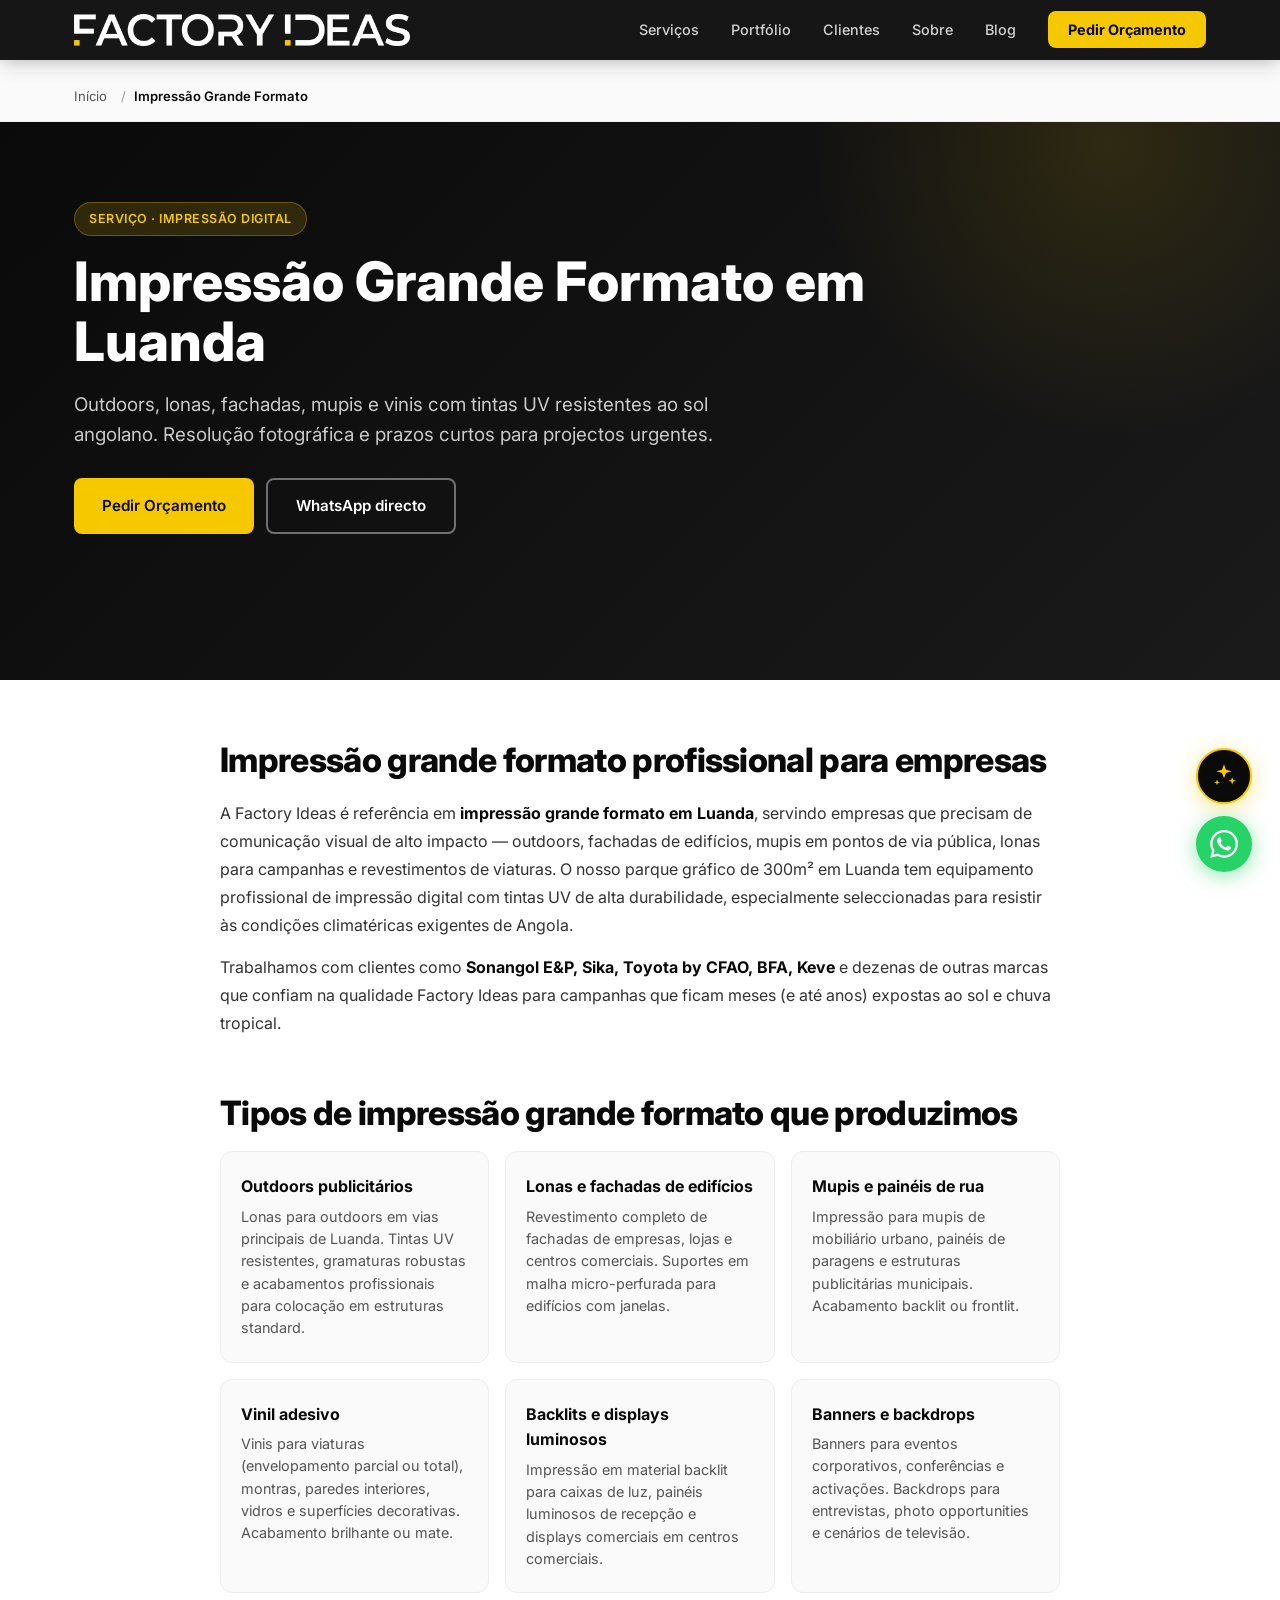
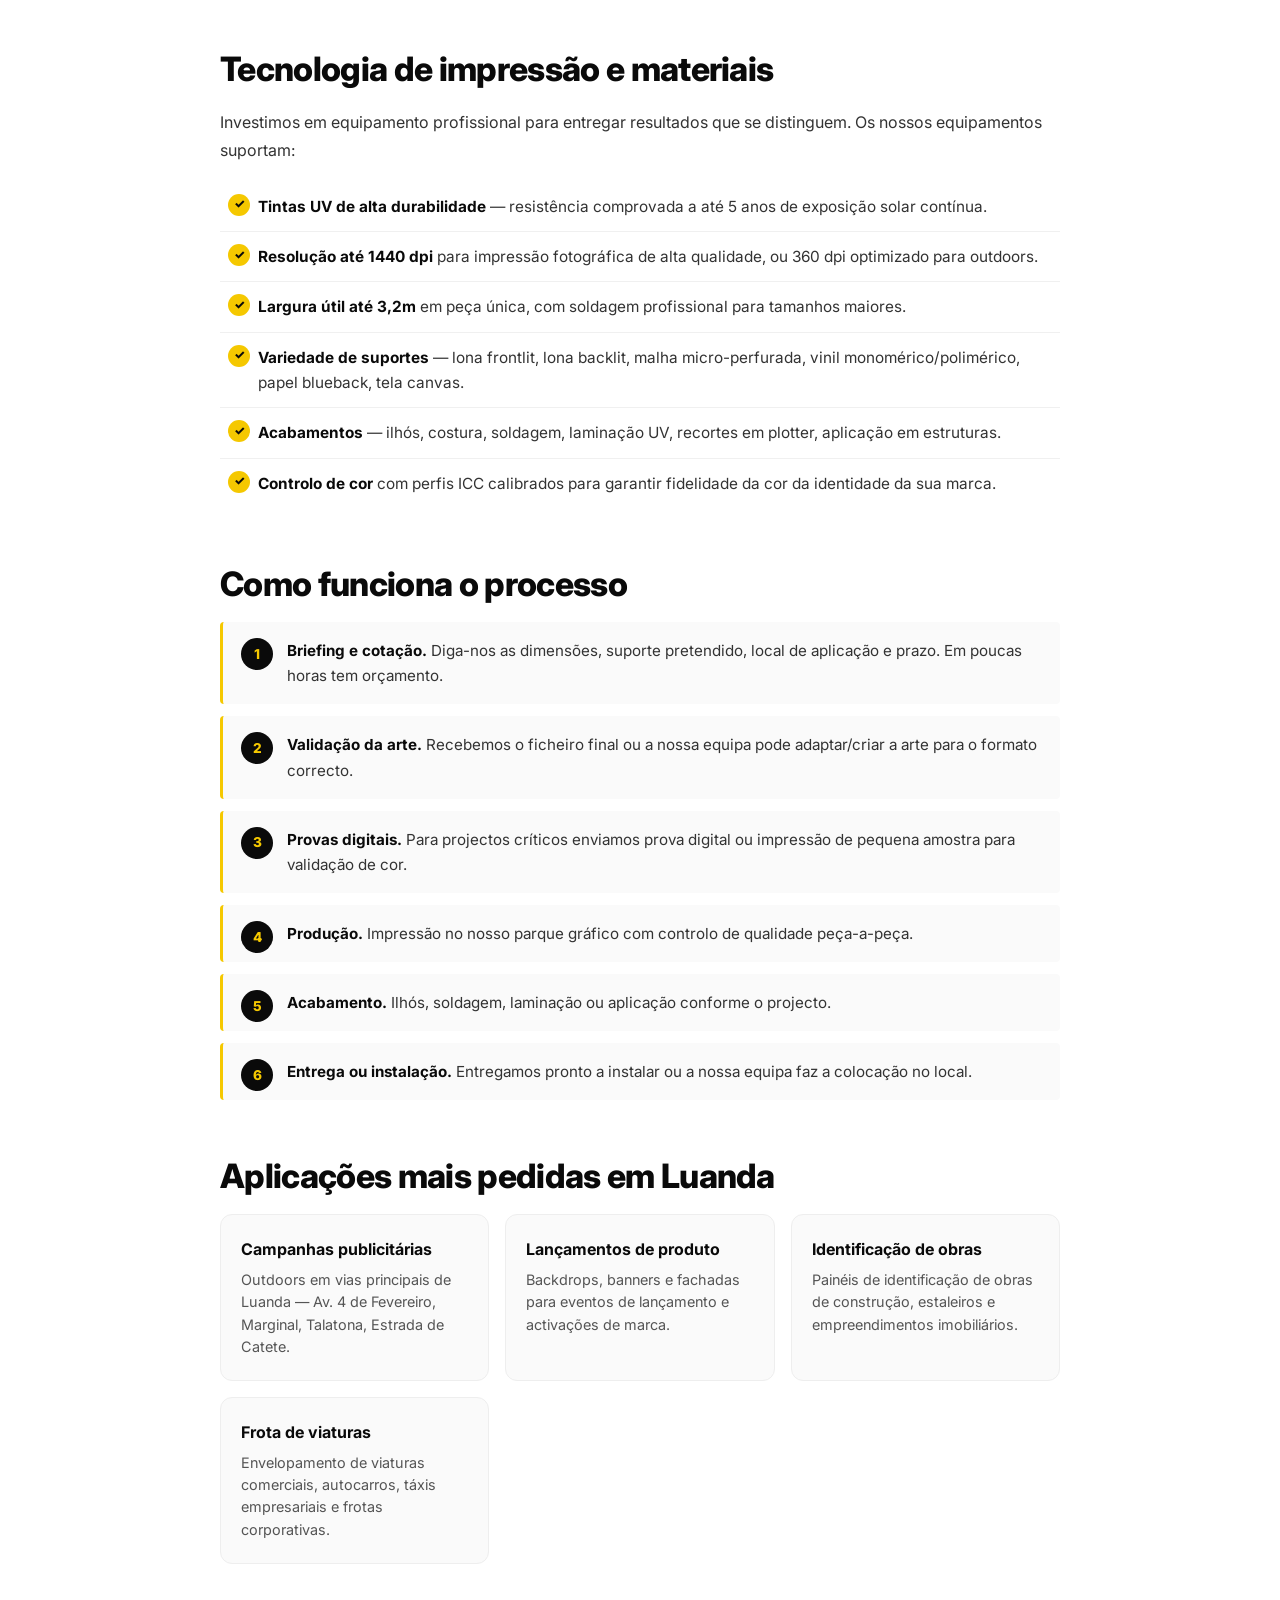
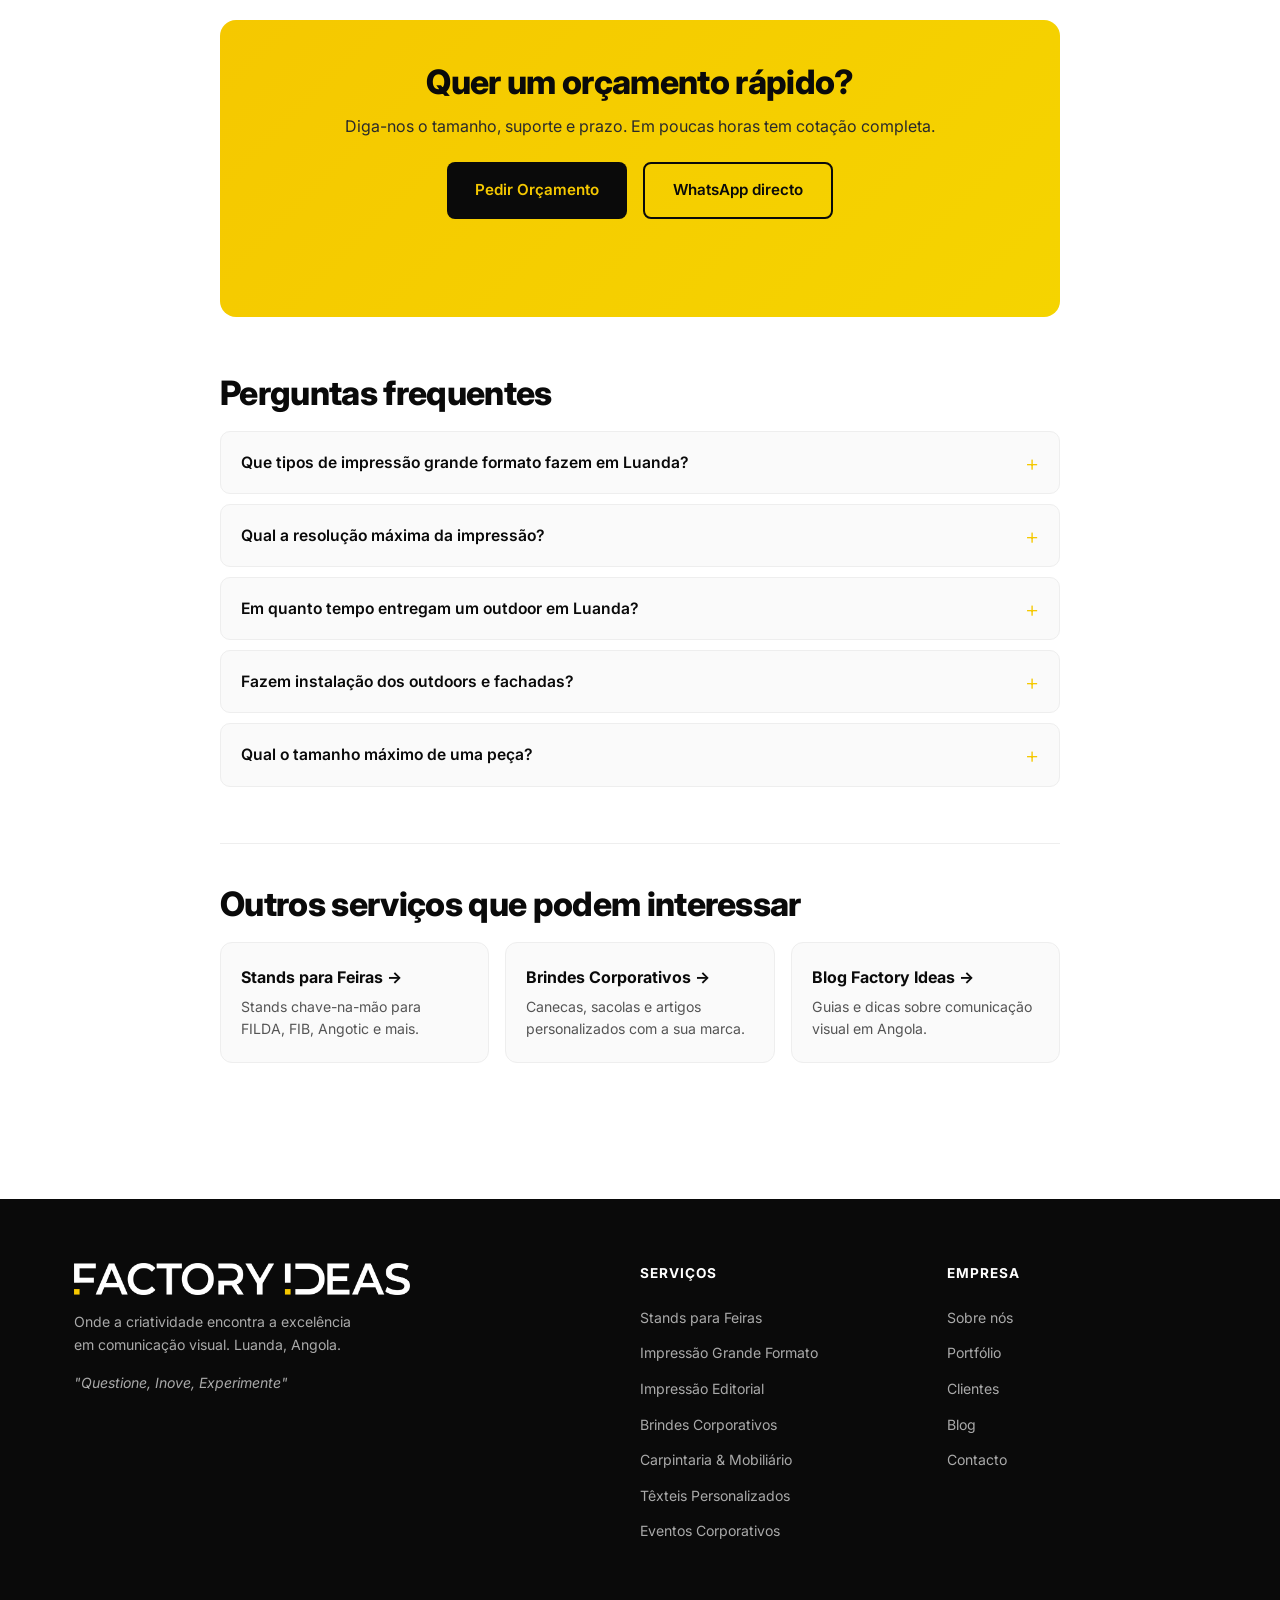
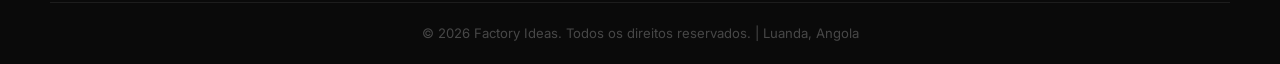
<file: impressao-grande-formato/index.html>
<!DOCTYPE html>
<html lang="pt" dir="ltr">
<head>
  <meta charset="UTF-8" />
  <meta name="viewport" content="width=device-width, initial-scale=1.0" />

  <title>Impressão Grande Formato em Luanda | Outdoors, Lonas & Mupis | Factory Ideas</title>
  <meta name="description" content="Impressão de grande formato em Angola. Outdoors, lonas, fachadas, mupis, painéis, vinis e backlits com tintas UV resistentes. Equipamento profissional, alta resolução, prazos curtos. Peça orçamento à Factory Ideas." />
  <meta name="keywords" content="impressão grande formato Luanda, outdoor Luanda, lona impressão Angola, mupis Luanda, painel publicitário Angola, vinil adesivo Luanda, fachada empresa Angola, impressão UV Luanda, banner gigante Angola" />
  <meta name="author" content="Factory Ideas" />
  <meta name="robots" content="index, follow, max-image-preview:large" />
  <meta name="theme-color" content="#0A0A0A" />

  <link rel="canonical" href="https://www.factoryideas.ao/impressao-grande-formato/" />
  <link rel="alternate" hreflang="pt" href="https://www.factoryideas.ao/impressao-grande-formato/" />
  <link rel="alternate" hreflang="x-default" href="https://www.factoryideas.ao/impressao-grande-formato/" />

  <meta name="geo.region" content="AO-LUA" />
  <meta name="geo.placename" content="Luanda, Angola" />
  <meta name="geo.position" content="-8.8383;13.2344" />

  <meta property="og:type" content="article" />
  <meta property="og:site_name" content="Factory Ideas" />
  <meta property="og:title" content="Impressão Grande Formato em Luanda | Factory Ideas" />
  <meta property="og:description" content="Outdoors, lonas, mupis e fachadas com impressão UV de alta resolução. Equipamento profissional e prazos curtos." />
  <meta property="og:image" content="https://www.factoryideas.ao/images/lona-tis.jpg" />
  <meta property="og:url" content="https://www.factoryideas.ao/impressao-grande-formato/" />
  <meta property="og:locale" content="pt_AO" />

  <meta name="twitter:card" content="summary_large_image" />
  <meta name="twitter:title" content="Impressão Grande Formato em Luanda" />
  <meta name="twitter:description" content="Outdoors, lonas e mupis com tintas UV resistentes. Factory Ideas, Luanda, Angola." />
  <meta name="twitter:image" content="https://www.factoryideas.ao/images/lona-tis.jpg" />

  <link rel="icon" type="image/svg+xml" href="data:image/svg+xml,%3Csvg xmlns='http://www.w3.org/2000/svg' viewBox='0 0 191.89 185.86'%3E%3Crect width='191.89' height='185.86' fill='%230A0A0A'/%3E%3Cpath fill='%23F5C800' d='M33.05,28.94v56.56h85.92v29.21H33.05v.02H0V0h129.9v28.94H33.05Z'/%3E%3Cpath fill='%23F5C800' d='M158.84,0h33.05v114.72h-33.05V0Z'/%3E%3Crect fill='%23F5C800' y='152.81' width='33.05' height='33.05'/%3E%3Crect fill='%23F5C800' x='158.84' y='152.81' width='33.05' height='33.05'/%3E%3C/svg%3E" />
  <link rel="apple-touch-icon" href="/images/apple-touch-icon.png" />
  <link rel="manifest" href="/manifest.json" />
  <link rel="preconnect" href="https://fonts.googleapis.com" />
  <link rel="preconnect" href="https://fonts.gstatic.com" crossorigin />
  <link href="https://fonts.googleapis.com/css2?family=Inter:wght@300;400;500;600;700;800;900&display=swap" rel="stylesheet" />
  <link rel="stylesheet" href="/style.css?v=20260707" />
  <link rel="stylesheet" href="/page-content.css?v=20260707" />

  <script type="application/ld+json">
  {
    "@context": "https://schema.org",
    "@graph": [
      {
        "@type": "Service",
        "@id": "https://www.factoryideas.ao/impressao-grande-formato/#service",
        "name": "Impressão Grande Formato",
        "alternateName": ["Outdoors", "Lonas Publicitárias", "Mupis", "Impressão UV"],
        "description": "Serviço profissional de impressão digital em grande formato — outdoors, lonas, fachadas, mupis, painéis, vinil adesivo e backlits com tintas UV resistentes às condições climatéricas de Angola.",
        "serviceType": "Large Format Printing",
        "category": "Comunicação Visual",
        "provider": {
          "@type": "LocalBusiness",
          "@id": "https://www.factoryideas.ao/#business",
          "name": "Factory Ideas",
          "telephone": "+244923012946",
          "address": {
            "@type": "PostalAddress",
            "streetAddress": "Rua Augusto Tadeu Bastos, n.º 65",
            "addressLocality": "Maianga",
            "addressRegion": "Luanda",
            "addressCountry": "AO"
          }
        },
        "areaServed": [
          { "@type": "Country", "name": "Angola" },
          { "@type": "City", "name": "Luanda" }
        ]
      },
      {
        "@type": "BreadcrumbList",
        "itemListElement": [
          { "@type": "ListItem", "position": 1, "name": "Início", "item": "https://www.factoryideas.ao/" },
          { "@type": "ListItem", "position": 2, "name": "Impressão Grande Formato", "item": "https://www.factoryideas.ao/impressao-grande-formato/" }
        ]
      },
      {
        "@type": "FAQPage",
        "mainEntity": [
          {
            "@type": "Question",
            "name": "Que tipos de impressão grande formato fazem em Luanda?",
            "acceptedAnswer": { "@type": "Answer", "text": "Produzimos outdoors, lonas frontlit e backlit, fachadas de edifícios, mupis, painéis publicitários, vinis adesivos para viaturas e montras, banners de eventos, backdrops e revestimentos de superfícies. Tintas UV de alta durabilidade resistem ao sol forte de Angola." }
          },
          {
            "@type": "Question",
            "name": "Qual a resolução máxima da impressão grande formato?",
            "acceptedAnswer": { "@type": "Answer", "text": "Trabalhamos com resoluções até 1440 dpi para impressão fotográfica e 720 dpi para grandes superfícies, o que garante imagens nítidas mesmo a curta distância. Para outdoors com visualização à distância usamos 360 dpi optimizado." }
          },
          {
            "@type": "Question",
            "name": "Em quanto tempo entregam um outdoor em Luanda?",
            "acceptedAnswer": { "@type": "Answer", "text": "Para tamanhos standard com arte final pronta, entregamos em 2 a 4 dias úteis. Projectos com instalação na fachada ou estrutura própria requerem 1 a 2 semanas. Para urgências contacte a nossa equipa via WhatsApp." }
          },
          {
            "@type": "Question",
            "name": "Fazem instalação dos outdoors e fachadas?",
            "acceptedAnswer": { "@type": "Answer", "text": "Sim. Temos equipa de instalação com experiência em colocação de outdoors, fachadas de edifícios em altura, mupis em pontos de via pública e revestimento de viaturas. Trabalhamos com arnês de segurança e cumprimento de normas." }
          }
        ]
      }
    ]
  }
  </script>
</head>
<body>

  <nav id="navbar">
    <div class="container nav-inner">
      <a href="/" class="logo">
        <img src="/images/logo-branco.png" alt="Factory Ideas" class="logo-img" />
      </a>
      <ul class="nav-links" id="navLinks">
        <li><a href="/#servicos">Serviços</a></li>
        <li><a href="/#portfolio">Portfólio</a></li>
        <li><a href="/#clientes">Clientes</a></li>
        <li><a href="/#sobre">Sobre</a></li>
        <li><a href="/blog/">Blog</a></li>
        <li><a href="/#contacto" class="btn-nav">Pedir Orçamento</a></li>
      </ul>
      <button class="hamburger" id="hamburger" aria-label="Menu" aria-controls="navLinks" aria-expanded="false">
        <span></span><span></span><span></span>
      </button>
    </div>
  </nav>

  <nav class="breadcrumb-nav" aria-label="breadcrumb">
    <div class="container">
      <ol class="breadcrumb">
        <li><a href="/">Início</a></li>
        <li><span aria-current="page">Impressão Grande Formato</span></li>
      </ol>
    </div>
  </nav>

  <header class="page-hero">
    <div class="container">
      <span class="badge">Serviço · Impressão Digital</span>
      <h1>Impressão Grande Formato em Luanda</h1>
      <p class="lead">Outdoors, lonas, fachadas, mupis e vinis com tintas UV resistentes ao sol angolano. Resolução fotográfica e prazos curtos para projectos urgentes.</p>
      <div class="hero-btns">
        <a href="/#contacto" class="btn btn-primary">Pedir Orçamento</a>
        <a href="https://wa.me/244923012946?text=Olá!%20Preciso%20de%20impressão%20grande%20formato." target="_blank" class="btn btn-outline">WhatsApp directo</a>
      </div>
    </div>
  </header>

  <main class="page-content">
    <div class="container narrow">

      <section>
        <h2>Impressão grande formato profissional para empresas</h2>
        <p>A Factory Ideas é referência em <strong>impressão grande formato em Luanda</strong>, servindo empresas que precisam de comunicação visual de alto impacto — outdoors, fachadas de edifícios, mupis em pontos de via pública, lonas para campanhas e revestimentos de viaturas. O nosso parque gráfico de 300m² em Luanda tem equipamento profissional de impressão digital com tintas UV de alta durabilidade, especialmente seleccionadas para resistir às condições climatéricas exigentes de Angola.</p>
        <p>Trabalhamos com clientes como <strong>Sonangol E&amp;P, Sika, Toyota by CFAO, BFA, Keve</strong> e dezenas de outras marcas que confiam na qualidade Factory Ideas para campanhas que ficam meses (e até anos) expostas ao sol e chuva tropical.</p>
      </section>

      <section>
        <h2>Tipos de impressão grande formato que produzimos</h2>
        <div class="cards-grid">
          <div class="info-card">
            <h3>Outdoors publicitários</h3>
            <p>Lonas para outdoors em vias principais de Luanda. Tintas UV resistentes, gramaturas robustas e acabamentos profissionais para colocação em estruturas standard.</p>
          </div>
          <div class="info-card">
            <h3>Lonas e fachadas de edifícios</h3>
            <p>Revestimento completo de fachadas de empresas, lojas e centros comerciais. Suportes em malha micro-perfurada para edifícios com janelas.</p>
          </div>
          <div class="info-card">
            <h3>Mupis e painéis de rua</h3>
            <p>Impressão para mupis de mobiliário urbano, painéis de paragens e estruturas publicitárias municipais. Acabamento backlit ou frontlit.</p>
          </div>
          <div class="info-card">
            <h3>Vinil adesivo</h3>
            <p>Vinis para viaturas (envelopamento parcial ou total), montras, paredes interiores, vidros e superfícies decorativas. Acabamento brilhante ou mate.</p>
          </div>
          <div class="info-card">
            <h3>Backlits e displays luminosos</h3>
            <p>Impressão em material backlit para caixas de luz, painéis luminosos de recepção e displays comerciais em centros comerciais.</p>
          </div>
          <div class="info-card">
            <h3>Banners e backdrops</h3>
            <p>Banners para eventos corporativos, conferências e activações. Backdrops para entrevistas, photo opportunities e cenários de televisão.</p>
          </div>
        </div>
      </section>

      <section>
        <h2>Tecnologia de impressão e materiais</h2>
        <p>Investimos em equipamento profissional para entregar resultados que se distinguem. Os nossos equipamentos suportam:</p>
        <ul class="benefit-list">
          <li><strong>Tintas UV de alta durabilidade</strong> — resistência comprovada a até 5 anos de exposição solar contínua.</li>
          <li><strong>Resolução até 1440 dpi</strong> para impressão fotográfica de alta qualidade, ou 360 dpi optimizado para outdoors.</li>
          <li><strong>Largura útil até 3,2m</strong> em peça única, com soldagem profissional para tamanhos maiores.</li>
          <li><strong>Variedade de suportes</strong> — lona frontlit, lona backlit, malha micro-perfurada, vinil monomérico/polimérico, papel blueback, tela canvas.</li>
          <li><strong>Acabamentos</strong> — ilhós, costura, soldagem, laminação UV, recortes em plotter, aplicação em estruturas.</li>
          <li><strong>Controlo de cor</strong> com perfis ICC calibrados para garantir fidelidade da cor da identidade da sua marca.</li>
        </ul>
      </section>

      <section>
        <h2>Como funciona o processo</h2>
        <ol class="process-list">
          <li>
            <strong>Briefing e cotação.</strong> Diga-nos as dimensões, suporte pretendido, local de aplicação e prazo. Em poucas horas tem orçamento.
          </li>
          <li>
            <strong>Validação da arte.</strong> Recebemos o ficheiro final ou a nossa equipa pode adaptar/criar a arte para o formato correcto.
          </li>
          <li>
            <strong>Provas digitais.</strong> Para projectos críticos enviamos prova digital ou impressão de pequena amostra para validação de cor.
          </li>
          <li>
            <strong>Produção.</strong> Impressão no nosso parque gráfico com controlo de qualidade peça-a-peça.
          </li>
          <li>
            <strong>Acabamento.</strong> Ilhós, soldagem, laminação ou aplicação conforme o projecto.
          </li>
          <li>
            <strong>Entrega ou instalação.</strong> Entregamos pronto a instalar ou a nossa equipa faz a colocação no local.
          </li>
        </ol>
      </section>

      <section>
        <h2>Aplicações mais pedidas em Luanda</h2>
        <div class="cards-grid">
          <div class="info-card">
            <h3>Campanhas publicitárias</h3>
            <p>Outdoors em vias principais de Luanda — Av. 4 de Fevereiro, Marginal, Talatona, Estrada de Catete.</p>
          </div>
          <div class="info-card">
            <h3>Lançamentos de produto</h3>
            <p>Backdrops, banners e fachadas para eventos de lançamento e activações de marca.</p>
          </div>
          <div class="info-card">
            <h3>Identificação de obras</h3>
            <p>Painéis de identificação de obras de construção, estaleiros e empreendimentos imobiliários.</p>
          </div>
          <div class="info-card">
            <h3>Frota de viaturas</h3>
            <p>Envelopamento de viaturas comerciais, autocarros, táxis empresariais e frotas corporativas.</p>
          </div>
        </div>
      </section>

      <section class="cta-block">
        <h2>Quer um orçamento rápido?</h2>
        <p>Diga-nos o tamanho, suporte e prazo. Em poucas horas tem cotação completa.</p>
        <div class="hero-btns">
          <a href="/#contacto" class="btn btn-primary">Pedir Orçamento</a>
          <a href="https://wa.me/244923012946?text=Olá!%20Quero%20orçamento%20de%20impressão%20grande%20formato." target="_blank" class="btn btn-outline">WhatsApp directo</a>
        </div>
      </section>

      <section>
        <h2>Perguntas frequentes</h2>
        <details class="faq-item">
          <summary>Que tipos de impressão grande formato fazem em Luanda?</summary>
          <p>Produzimos outdoors, lonas frontlit e backlit, fachadas de edifícios, mupis, painéis publicitários, vinis adesivos para viaturas e montras, banners de eventos, backdrops e revestimentos de superfícies. Tintas UV de alta durabilidade resistem ao sol forte de Angola.</p>
        </details>
        <details class="faq-item">
          <summary>Qual a resolução máxima da impressão?</summary>
          <p>Trabalhamos com resoluções até 1440 dpi para impressão fotográfica e 720 dpi para grandes superfícies, o que garante imagens nítidas mesmo a curta distância. Para outdoors com visualização à distância usamos 360 dpi optimizado.</p>
        </details>
        <details class="faq-item">
          <summary>Em quanto tempo entregam um outdoor em Luanda?</summary>
          <p>Para tamanhos standard com arte final pronta, entregamos em 2 a 4 dias úteis. Projectos com instalação na fachada ou estrutura própria requerem 1 a 2 semanas. Para urgências contacte a nossa equipa via WhatsApp.</p>
        </details>
        <details class="faq-item">
          <summary>Fazem instalação dos outdoors e fachadas?</summary>
          <p>Sim. Temos equipa de instalação com experiência em colocação de outdoors, fachadas de edifícios em altura, mupis em pontos de via pública e revestimento de viaturas. Trabalhamos com arnês de segurança e cumprimento de normas.</p>
        </details>
        <details class="faq-item">
          <summary>Qual o tamanho máximo de uma peça?</summary>
          <p>Imprimimos peças únicas até 3,2m de largura. Para projectos maiores fazemos soldagem profissional invisível, possibilitando lonas e fachadas de qualquer dimensão.</p>
        </details>
      </section>

      <section class="related-block">
        <h2>Outros serviços que podem interessar</h2>
        <div class="cards-grid">
          <a class="related-card" href="/stands-feiras/">
            <h3>Stands para Feiras →</h3>
            <p>Stands chave-na-mão para FILDA, FIB, Angotic e mais.</p>
          </a>
          <a class="related-card" href="/brindes-corporativos/">
            <h3>Brindes Corporativos →</h3>
            <p>Canecas, sacolas e artigos personalizados com a sua marca.</p>
          </a>
          <a class="related-card" href="/blog/">
            <h3>Blog Factory Ideas →</h3>
            <p>Guias e dicas sobre comunicação visual em Angola.</p>
          </a>
        </div>
      </section>

    </div>
  </main>

  <footer class="footer">
    <div class="container footer-inner">
      <div class="footer-brand">
        <a href="/" class="logo">
          <img src="/images/logo-branco.png" alt="Factory Ideas" class="logo-img" />
        </a>
        <p>Onde a criatividade encontra a excelência em comunicação visual. Luanda, Angola.</p>
        <p class="footer-slogan"><em>"Questione, Inove, Experimente"</em></p>
      </div>
      <div class="footer-links">
        <h4>Serviços</h4>
        <ul>
          <li><a href="/stands-feiras/">Stands para Feiras</a></li>
          <li><a href="/impressao-grande-formato/">Impressão Grande Formato</a></li>
          <li><a href="/impressao-editorial/">Impressão Editorial</a></li>
          <li><a href="/brindes-corporativos/">Brindes Corporativos</a></li>
          <li><a href="/carpintaria/">Carpintaria &amp; Mobiliário</a></li>
          <li><a href="/#servicos">Têxteis Personalizados</a></li>
          <li><a href="/#servicos">Eventos Corporativos</a></li>
        </ul>
      </div>
      <div class="footer-links">
        <h4>Empresa</h4>
        <ul>
          <li><a href="/#sobre">Sobre nós</a></li>
          <li><a href="/#portfolio">Portfólio</a></li>
          <li><a href="/#clientes">Clientes</a></li>
          <li><a href="/blog/">Blog</a></li>
          <li><a href="/#contacto">Contacto</a></li>
        </ul>
      </div>
    </div>
    <div class="footer-bottom">
      <div class="container">
        <p>© <span id="year"></span> Factory Ideas. Todos os direitos reservados. | Luanda, Angola</p>
      </div>
    </div>
  </footer>

  <a href="https://wa.me/244923012946" target="_blank" class="whatsapp-float" aria-label="WhatsApp">
    <svg width="28" height="28" viewBox="0 0 24 24" fill="white"><path d="M17.472 14.382c-.297-.149-1.758-.867-2.03-.967-.273-.099-.471-.148-.67.15-.197.297-.767.966-.94 1.164-.173.199-.347.223-.644.075-.297-.15-1.255-.463-2.39-1.475-.883-.788-1.48-1.761-1.653-2.059-.173-.297-.018-.458.13-.606.134-.133.298-.347.446-.52.149-.174.198-.298.298-.497.099-.198.05-.371-.025-.52-.075-.149-.669-1.612-.916-2.207-.242-.579-.487-.5-.669-.51-.173-.008-.371-.01-.57-.01-.198 0-.52.074-.792.372-.272.297-1.04 1.016-1.04 2.479 0 1.462 1.065 2.875 1.213 3.074.149.198 2.096 3.2 5.077 4.487.709.306 1.262.489 1.694.625.712.227 1.36.195 1.871.118.571-.085 1.758-.719 2.006-1.413.248-.694.248-1.289.173-1.413-.074-.124-.272-.198-.57-.347m-5.421 7.403h-.004a9.87 9.87 0 01-5.031-1.378l-.361-.214-3.741.982.998-3.648-.235-.374a9.86 9.86 0 01-1.51-5.26c.001-5.45 4.436-9.884 9.888-9.884 2.64 0 5.122 1.03 6.988 2.898a9.825 9.825 0 012.893 6.994c-.003 5.45-4.437 9.884-9.885 9.884m8.413-18.297A11.815 11.815 0 0012.05 0C5.495 0 .16 5.335.157 11.892c0 2.096.547 4.142 1.588 5.945L.057 24l6.305-1.654a11.882 11.882 0 005.683 1.448h.005c6.554 0 11.89-5.335 11.893-11.893a11.821 11.821 0 00-3.48-8.413z"/></svg>
  </a>

  <script>
  (function () {
    var nav = document.getElementById('navbar');
    if (nav) nav.classList.add('scrolled'); // subpáginas assentam em fundo claro — navbar sempre sólida
    var b = document.getElementById('hamburger'), l = document.getElementById('navLinks');
    if (b && l) {
      b.addEventListener('click', function () {
        var aberto = l.classList.toggle('open');
        b.setAttribute('aria-expanded', aberto);
        document.body.style.overflow = aberto ? 'hidden' : '';
      });
      l.addEventListener('click', function (e) {
        if (e.target.closest('a')) { l.classList.remove('open'); b.setAttribute('aria-expanded', 'false'); document.body.style.overflow = ''; }
      });
      document.addEventListener('keydown', function (e) {
        if (e.key === 'Escape' && l.classList.contains('open')) { l.classList.remove('open'); b.setAttribute('aria-expanded', 'false'); document.body.style.overflow = ''; }
      });
    }
    var y = document.getElementById('year');
    if (y) y.textContent = new Date().getFullYear();
  })();
  </script>
  <script src="/factory-ai-widget.js?v=1" defer></script>
</body>
</html>
</file>
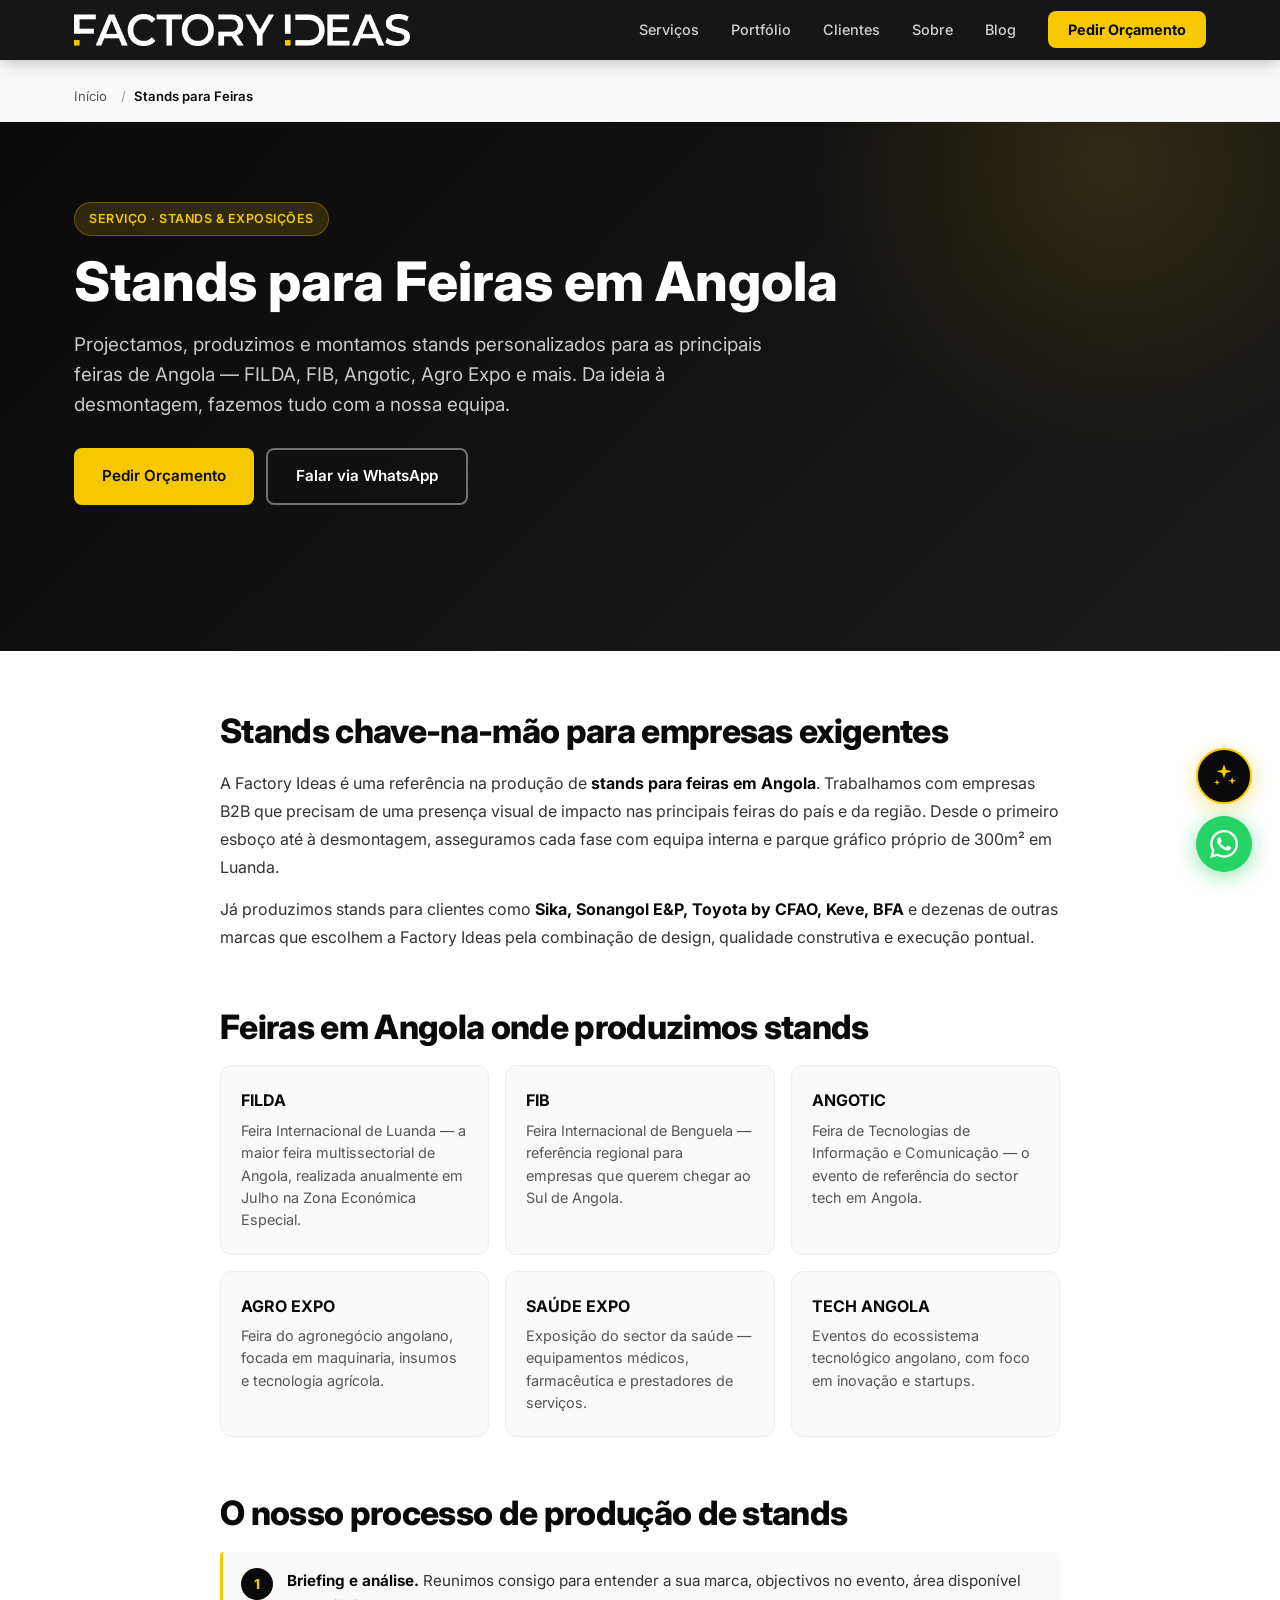
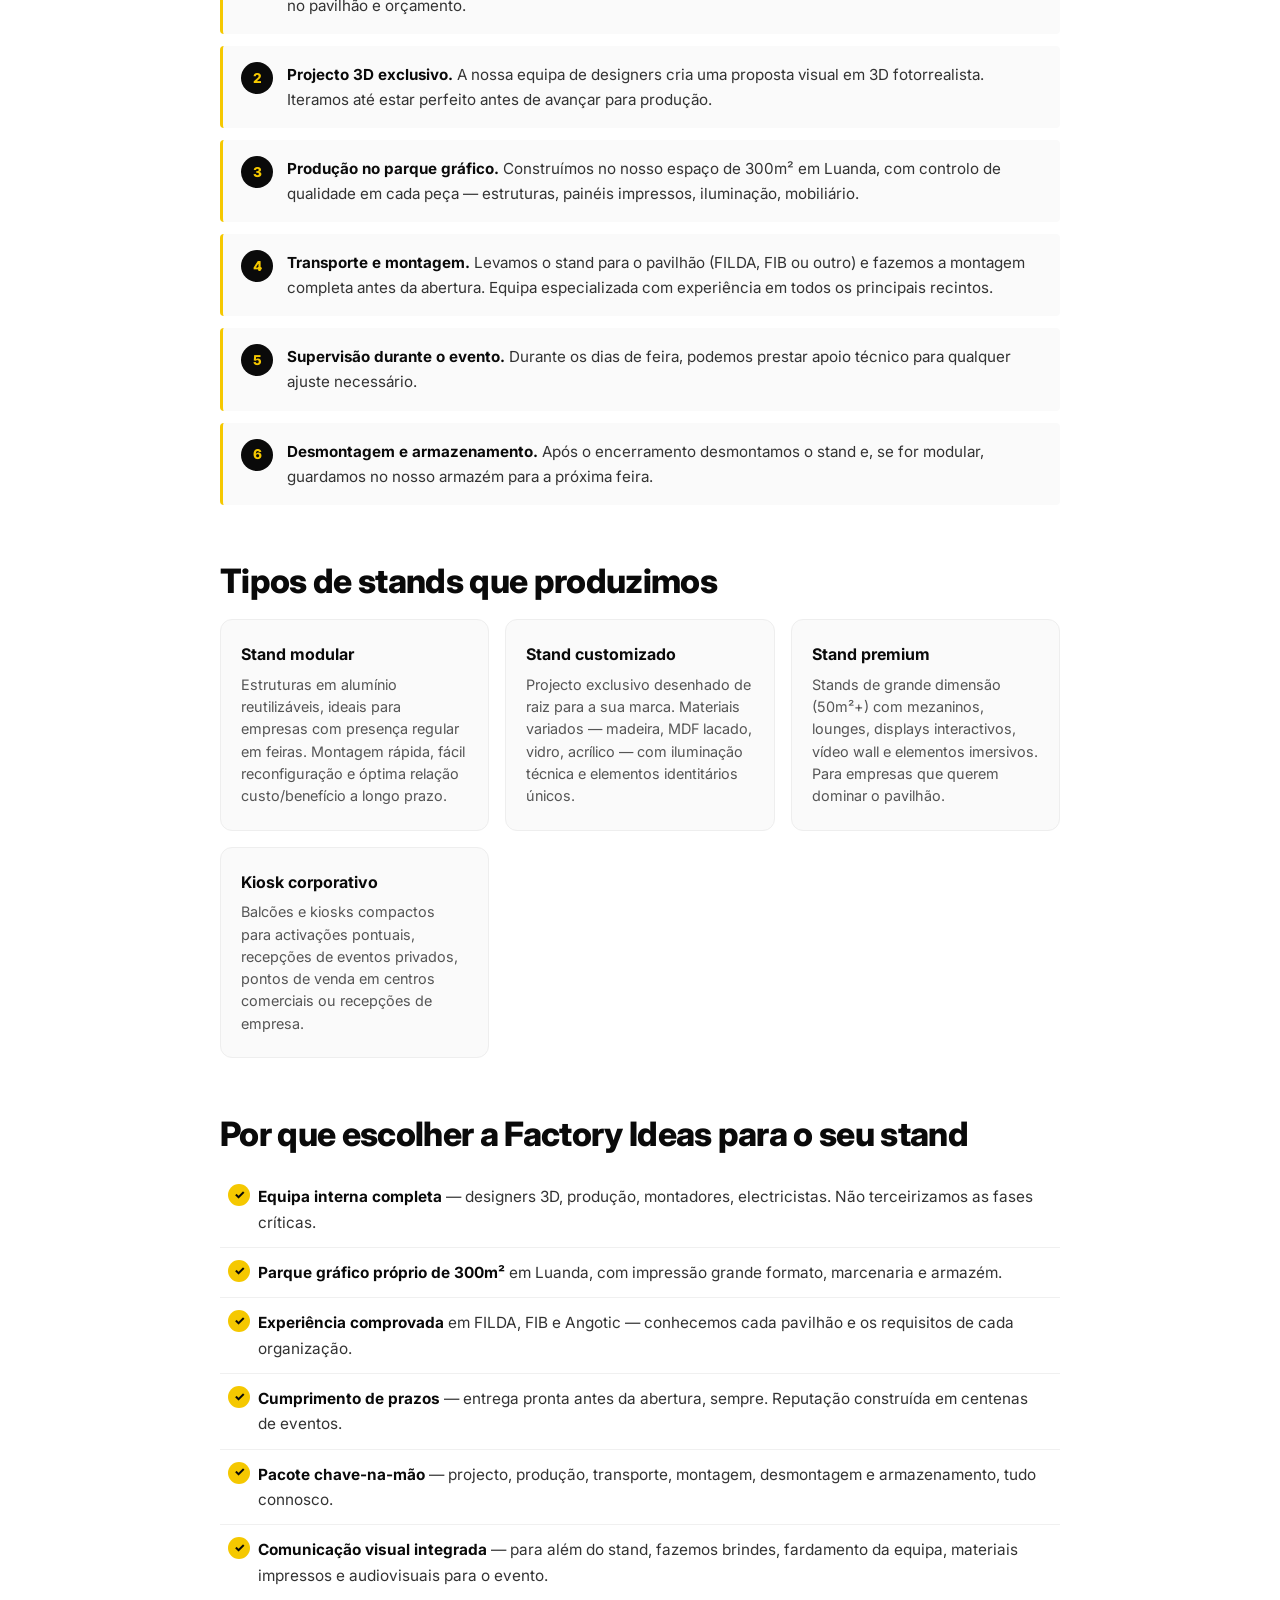
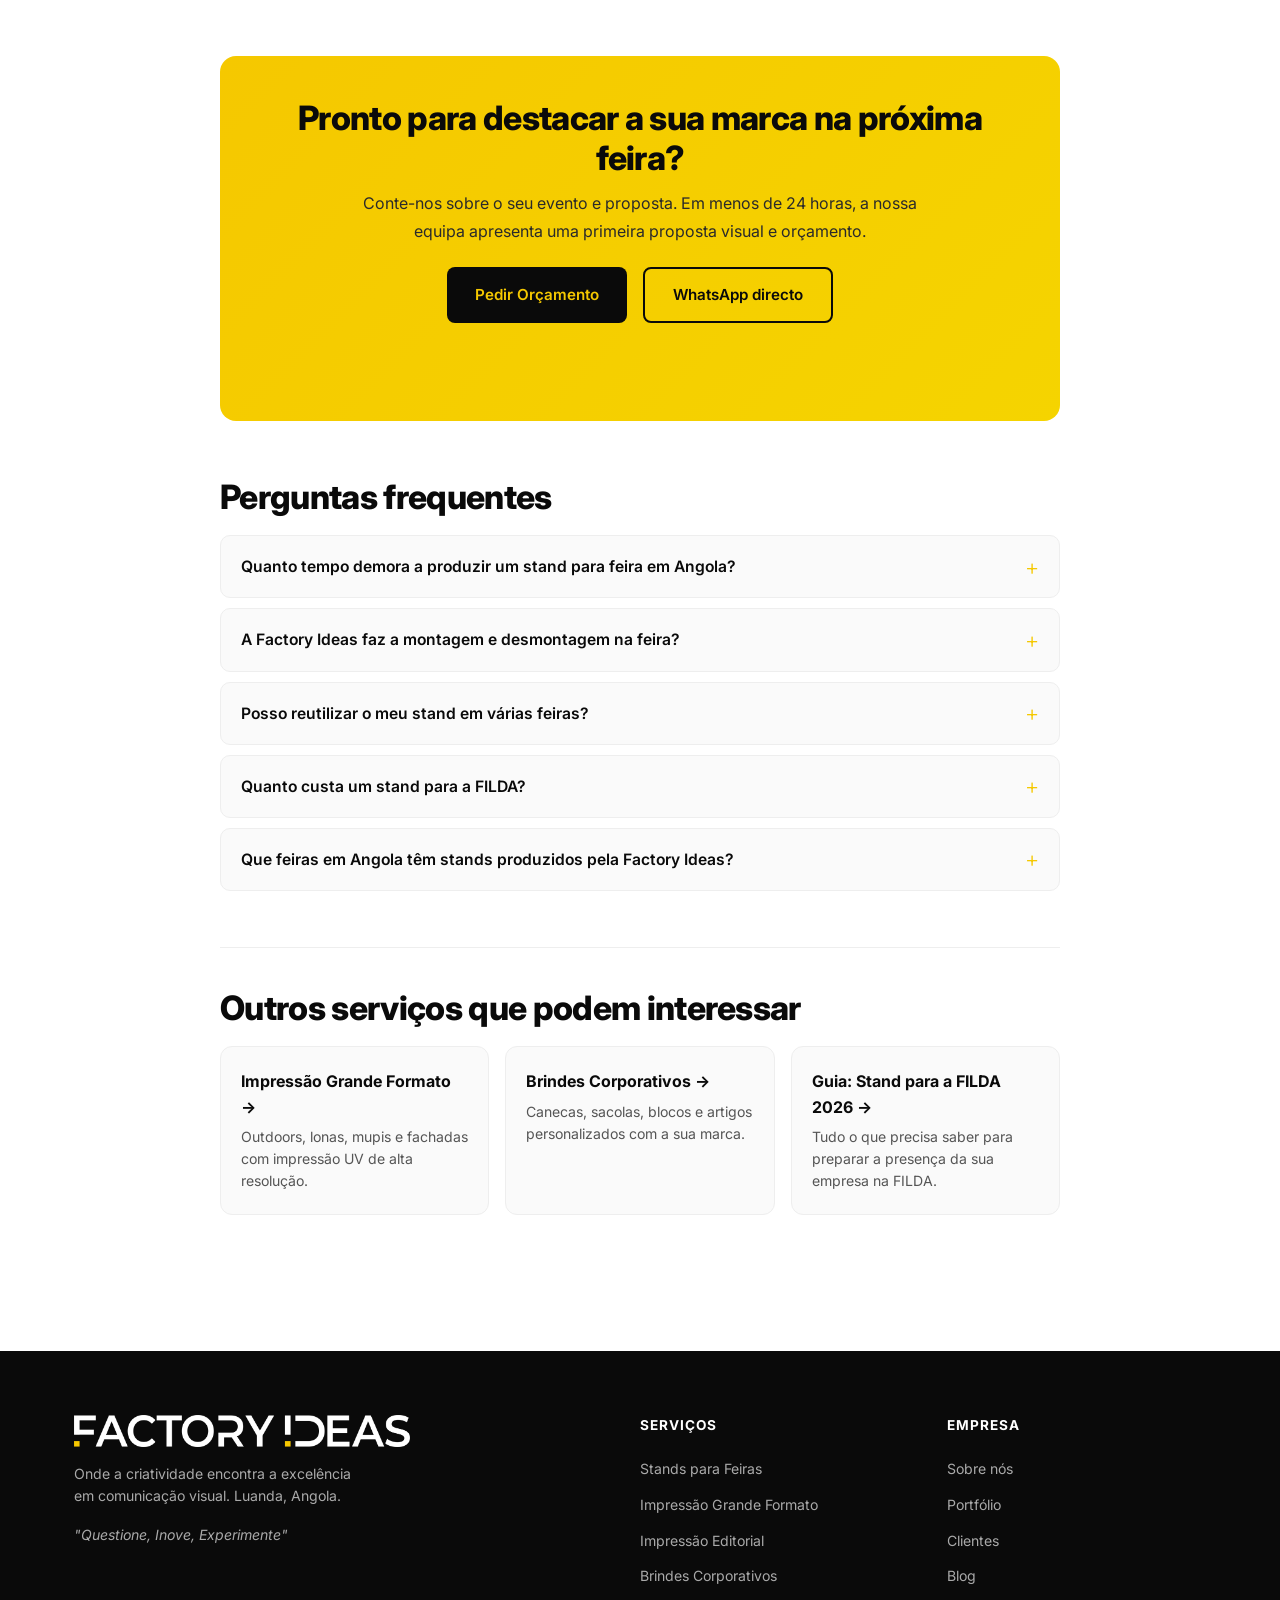
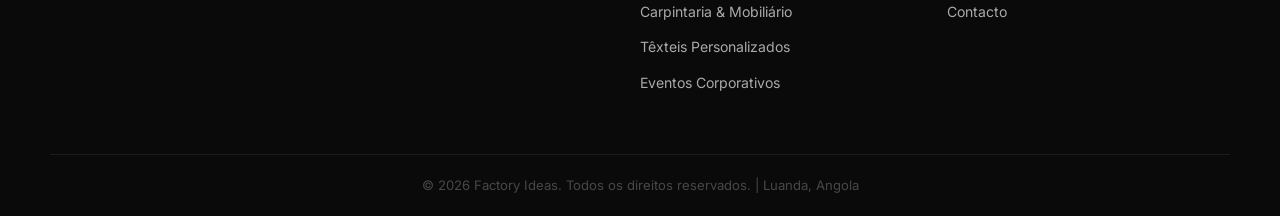
<file: stands-feiras/index.html>
<!DOCTYPE html>
<html lang="pt" dir="ltr">
<head>
  <meta charset="UTF-8" />
  <meta name="viewport" content="width=device-width, initial-scale=1.0" />

  <!-- ══ SEO PRIMÁRIO ══════════════════════════════════════════════ -->
  <title>Stands para Feiras em Angola | FILDA, FIB, Angotic | Factory Ideas</title>
  <meta name="description" content="Stands personalizados para feiras em Angola. Projecto 3D, produção, montagem e desmontagem para FILDA, FIB, Angotic e mais. Equipa profissional, prazos curtos e qualidade premium. Peça orçamento à Factory Ideas." />
  <meta name="keywords" content="stands para feiras Angola, stand FILDA 2026, stand FIB Luanda, stand Angotic, montagem de stands Luanda, projecto 3D stand, stand corporativo Angola, exposição empresarial Luanda" />
  <meta name="author" content="Factory Ideas" />
  <meta name="robots" content="index, follow, max-image-preview:large" />
  <meta name="theme-color" content="#0A0A0A" />

  <!-- ══ CANONICAL & HREFLANG ═════════════════════════════════════ -->
  <link rel="canonical" href="https://www.factoryideas.ao/stands-feiras/" />
  <link rel="alternate" hreflang="pt" href="https://www.factoryideas.ao/stands-feiras/" />
  <link rel="alternate" hreflang="x-default" href="https://www.factoryideas.ao/stands-feiras/" />

  <!-- ══ GEO / LOCAL SEO ══════════════════════════════════════════ -->
  <meta name="geo.region" content="AO-LUA" />
  <meta name="geo.placename" content="Luanda, Angola" />
  <meta name="geo.position" content="-8.8383;13.2344" />

  <!-- ══ OPEN GRAPH ══ -->
  <meta property="og:type" content="article" />
  <meta property="og:site_name" content="Factory Ideas" />
  <meta property="og:title" content="Stands para Feiras em Angola | FILDA, FIB, Angotic" />
  <meta property="og:description" content="Stands personalizados para todas as principais feiras de Angola. Projecto 3D exclusivo, produção, montagem e desmontagem com equipa Factory Ideas." />
  <meta property="og:image" content="https://www.factoryideas.ao/images/stand-cognito-1.jpg" />
  <meta property="og:url" content="https://www.factoryideas.ao/stands-feiras/" />
  <meta property="og:locale" content="pt_AO" />

  <!-- ══ TWITTER CARD ══ -->
  <meta name="twitter:card" content="summary_large_image" />
  <meta name="twitter:title" content="Stands para Feiras em Angola | Factory Ideas" />
  <meta name="twitter:description" content="Stands personalizados para FILDA, FIB, Angotic e principais feiras de Angola." />
  <meta name="twitter:image" content="https://www.factoryideas.ao/images/stand-cognito-1.jpg" />

  <!-- ══ FAVICON & ASSETS ══ -->
  <link rel="icon" type="image/svg+xml" href="data:image/svg+xml,%3Csvg xmlns='http://www.w3.org/2000/svg' viewBox='0 0 191.89 185.86'%3E%3Crect width='191.89' height='185.86' fill='%230A0A0A'/%3E%3Cpath fill='%23F5C800' d='M33.05,28.94v56.56h85.92v29.21H33.05v.02H0V0h129.9v28.94H33.05Z'/%3E%3Cpath fill='%23F5C800' d='M158.84,0h33.05v114.72h-33.05V0Z'/%3E%3Crect fill='%23F5C800' y='152.81' width='33.05' height='33.05'/%3E%3Crect fill='%23F5C800' x='158.84' y='152.81' width='33.05' height='33.05'/%3E%3C/svg%3E" />
  <link rel="apple-touch-icon" href="/images/apple-touch-icon.png" />
  <link rel="manifest" href="/manifest.json" />
  <link rel="preconnect" href="https://fonts.googleapis.com" />
  <link rel="preconnect" href="https://fonts.gstatic.com" crossorigin />
  <link href="https://fonts.googleapis.com/css2?family=Inter:wght@300;400;500;600;700;800;900&display=swap" rel="stylesheet" />
  <link rel="stylesheet" href="/style.css?v=20260707" />
  <link rel="stylesheet" href="/page-content.css?v=20260707" />

  <!-- ══ JSON-LD STRUCTURED DATA ══════════════════════════════════ -->
  <script type="application/ld+json">
  {
    "@context": "https://schema.org",
    "@graph": [
      {
        "@type": "Service",
        "@id": "https://www.factoryideas.ao/stands-feiras/#service",
        "name": "Stands para Feiras",
        "alternateName": ["Stands para FILDA", "Stands para FIB", "Stands para Angotic"],
        "description": "Concepção, produção, montagem e desmontagem de stands personalizados para feiras corporativas em Angola, incluindo FILDA, FIB, Angotic, Agro Expo, Saúde Expo e Tech Angola.",
        "serviceType": "Stand Design & Build",
        "category": "Comunicação Visual B2B",
        "provider": {
          "@type": "LocalBusiness",
          "@id": "https://www.factoryideas.ao/#business",
          "name": "Factory Ideas",
          "telephone": "+244923012946",
          "address": {
            "@type": "PostalAddress",
            "streetAddress": "Rua Augusto Tadeu Bastos, n.º 65",
            "addressLocality": "Maianga",
            "addressRegion": "Luanda",
            "addressCountry": "AO"
          }
        },
        "areaServed": [
          { "@type": "Country", "name": "Angola" },
          { "@type": "City", "name": "Luanda" }
        ],
        "hasOfferCatalog": {
          "@type": "OfferCatalog",
          "name": "Tipos de Stands",
          "itemListElement": [
            { "@type": "Offer", "itemOffered": { "@type": "Service", "name": "Stand Modular", "description": "Stands modulares reutilizáveis em alumínio, ideais para empresas com presença regular em feiras." } },
            { "@type": "Offer", "itemOffered": { "@type": "Service", "name": "Stand Customizado", "description": "Projecto exclusivo desenhado para a sua marca, com soluções únicas em madeira, MDF, vidro e iluminação." } },
            { "@type": "Offer", "itemOffered": { "@type": "Service", "name": "Stand Premium", "description": "Stands de grande dimensão com elementos imersivos, displays interactivos, lounges e mezaninos." } },
            { "@type": "Offer", "itemOffered": { "@type": "Service", "name": "Kiosk Corporativo", "description": "Balcões e kiosks pequenos para activações pontuais, recepções e pontos de venda." } }
          ]
        }
      },
      {
        "@type": "BreadcrumbList",
        "itemListElement": [
          { "@type": "ListItem", "position": 1, "name": "Início", "item": "https://www.factoryideas.ao/" },
          { "@type": "ListItem", "position": 2, "name": "Stands para Feiras", "item": "https://www.factoryideas.ao/stands-feiras/" }
        ]
      },
      {
        "@type": "FAQPage",
        "mainEntity": [
          {
            "@type": "Question",
            "name": "Quanto tempo demora a produzir um stand para feira em Angola?",
            "acceptedAnswer": { "@type": "Answer", "text": "Um stand de média complexidade (até 24m²) é produzido em 3 a 4 semanas a partir da aprovação do projecto. Stands premium ou de grande dimensão (50m²+) requerem 6 a 8 semanas. Para projectos urgentes temos opções em stand modular pré-fabricado." }
          },
          {
            "@type": "Question",
            "name": "A Factory Ideas faz a montagem e desmontagem do stand na feira?",
            "acceptedAnswer": { "@type": "Answer", "text": "Sim. Oferecemos serviço chave-na-mão: projecto 3D, produção, transporte para o pavilhão (FILDA, FIB, Angotic, etc.), montagem completa antes do evento, supervisão durante a feira e desmontagem após o encerramento. Temos equipa própria especializada." }
          },
          {
            "@type": "Question",
            "name": "Posso reutilizar o meu stand em várias feiras?",
            "acceptedAnswer": { "@type": "Answer", "text": "Sim. Os nossos stands modulares são desenhados para reutilização em múltiplas feiras. Oferecemos serviço de armazenamento no nosso parque gráfico em Luanda entre eventos, com manutenção e adaptação de gráficos para cada nova feira." }
          },
          {
            "@type": "Question",
            "name": "Quanto custa um stand para a FILDA?",
            "acceptedAnswer": { "@type": "Answer", "text": "O preço depende da área (m²), complexidade do projecto, materiais e elementos adicionais (iluminação, mobiliário, displays). Stands básicos começam em poucos milhares de USD; stands premium podem ultrapassar dezenas de milhares. Solicite orçamento personalizado à Factory Ideas." }
          },
          {
            "@type": "Question",
            "name": "Que feiras em Angola têm stands produzidos pela Factory Ideas?",
            "acceptedAnswer": { "@type": "Answer", "text": "Já produzimos stands para FILDA, FIB, Angotic, Agro Expo, Saúde Expo, Tech Angola, Sika Summit, e várias activações corporativas privadas em Luanda. O nosso portfólio inclui clientes como Sika, Sonangol E&P, Toyota by CFAO, Keve e BFA." }
          }
        ]
      }
    ]
  }
  </script>
</head>
<body>

  <!-- NAV -->
  <nav id="navbar">
    <div class="container nav-inner">
      <a href="/" class="logo">
        <img src="/images/logo-branco.png" alt="Factory Ideas" class="logo-img" />
      </a>
      <ul class="nav-links" id="navLinks">
        <li><a href="/#servicos">Serviços</a></li>
        <li><a href="/#portfolio">Portfólio</a></li>
        <li><a href="/#clientes">Clientes</a></li>
        <li><a href="/#sobre">Sobre</a></li>
        <li><a href="/blog/">Blog</a></li>
        <li><a href="/#contacto" class="btn-nav">Pedir Orçamento</a></li>
      </ul>
      <button class="hamburger" id="hamburger" aria-label="Menu" aria-controls="navLinks" aria-expanded="false">
        <span></span><span></span><span></span>
      </button>
    </div>
  </nav>

  <!-- BREADCRUMB -->
  <nav class="breadcrumb-nav" aria-label="breadcrumb">
    <div class="container">
      <ol class="breadcrumb">
        <li><a href="/">Início</a></li>
        <li><span aria-current="page">Stands para Feiras</span></li>
      </ol>
    </div>
  </nav>

  <!-- HERO -->
  <header class="page-hero">
    <div class="container">
      <span class="badge">Serviço · Stands & Exposições</span>
      <h1>Stands para Feiras em Angola</h1>
      <p class="lead">Projectamos, produzimos e montamos stands personalizados para as principais feiras de Angola — FILDA, FIB, Angotic, Agro Expo e mais. Da ideia à desmontagem, fazemos tudo com a nossa equipa.</p>
      <div class="hero-btns">
        <a href="/#contacto" class="btn btn-primary">Pedir Orçamento</a>
        <a href="https://wa.me/244923012946?text=Olá!%20Gostaria%20de%20um%20orçamento%20para%20um%20stand." target="_blank" class="btn btn-outline">Falar via WhatsApp</a>
      </div>
    </div>
  </header>

  <!-- CONTEÚDO -->
  <main class="page-content">
    <div class="container narrow">

      <section>
        <h2>Stands chave-na-mão para empresas exigentes</h2>
        <p>A Factory Ideas é uma referência na produção de <strong>stands para feiras em Angola</strong>. Trabalhamos com empresas B2B que precisam de uma presença visual de impacto nas principais feiras do país e da região. Desde o primeiro esboço até à desmontagem, asseguramos cada fase com equipa interna e parque gráfico próprio de 300m² em Luanda.</p>
        <p>Já produzimos stands para clientes como <strong>Sika, Sonangol E&amp;P, Toyota by CFAO, Keve, BFA</strong> e dezenas de outras marcas que escolhem a Factory Ideas pela combinação de design, qualidade construtiva e execução pontual.</p>
      </section>

      <section>
        <h2>Feiras em Angola onde produzimos stands</h2>
        <div class="cards-grid">
          <div class="info-card">
            <h3>FILDA</h3>
            <p>Feira Internacional de Luanda — a maior feira multissectorial de Angola, realizada anualmente em Julho na Zona Económica Especial.</p>
          </div>
          <div class="info-card">
            <h3>FIB</h3>
            <p>Feira Internacional de Benguela — referência regional para empresas que querem chegar ao Sul de Angola.</p>
          </div>
          <div class="info-card">
            <h3>ANGOTIC</h3>
            <p>Feira de Tecnologias de Informação e Comunicação — o evento de referência do sector tech em Angola.</p>
          </div>
          <div class="info-card">
            <h3>AGRO EXPO</h3>
            <p>Feira do agronegócio angolano, focada em maquinaria, insumos e tecnologia agrícola.</p>
          </div>
          <div class="info-card">
            <h3>SAÚDE EXPO</h3>
            <p>Exposição do sector da saúde — equipamentos médicos, farmacêutica e prestadores de serviços.</p>
          </div>
          <div class="info-card">
            <h3>TECH ANGOLA</h3>
            <p>Eventos do ecossistema tecnológico angolano, com foco em inovação e startups.</p>
          </div>
        </div>
      </section>

      <section>
        <h2>O nosso processo de produção de stands</h2>
        <ol class="process-list">
          <li>
            <strong>Briefing e análise.</strong> Reunimos consigo para entender a sua marca, objectivos no evento, área disponível no pavilhão e orçamento.
          </li>
          <li>
            <strong>Projecto 3D exclusivo.</strong> A nossa equipa de designers cria uma proposta visual em 3D fotorrealista. Iteramos até estar perfeito antes de avançar para produção.
          </li>
          <li>
            <strong>Produção no parque gráfico.</strong> Construímos no nosso espaço de 300m² em Luanda, com controlo de qualidade em cada peça — estruturas, painéis impressos, iluminação, mobiliário.
          </li>
          <li>
            <strong>Transporte e montagem.</strong> Levamos o stand para o pavilhão (FILDA, FIB ou outro) e fazemos a montagem completa antes da abertura. Equipa especializada com experiência em todos os principais recintos.
          </li>
          <li>
            <strong>Supervisão durante o evento.</strong> Durante os dias de feira, podemos prestar apoio técnico para qualquer ajuste necessário.
          </li>
          <li>
            <strong>Desmontagem e armazenamento.</strong> Após o encerramento desmontamos o stand e, se for modular, guardamos no nosso armazém para a próxima feira.
          </li>
        </ol>
      </section>

      <section>
        <h2>Tipos de stands que produzimos</h2>
        <div class="cards-grid">
          <div class="info-card">
            <h3>Stand modular</h3>
            <p>Estruturas em alumínio reutilizáveis, ideais para empresas com presença regular em feiras. Montagem rápida, fácil reconfiguração e óptima relação custo/benefício a longo prazo.</p>
          </div>
          <div class="info-card">
            <h3>Stand customizado</h3>
            <p>Projecto exclusivo desenhado de raiz para a sua marca. Materiais variados — madeira, MDF lacado, vidro, acrílico — com iluminação técnica e elementos identitários únicos.</p>
          </div>
          <div class="info-card">
            <h3>Stand premium</h3>
            <p>Stands de grande dimensão (50m²+) com mezaninos, lounges, displays interactivos, vídeo wall e elementos imersivos. Para empresas que querem dominar o pavilhão.</p>
          </div>
          <div class="info-card">
            <h3>Kiosk corporativo</h3>
            <p>Balcões e kiosks compactos para activações pontuais, recepções de eventos privados, pontos de venda em centros comerciais ou recepções de empresa.</p>
          </div>
        </div>
      </section>

      <section>
        <h2>Por que escolher a Factory Ideas para o seu stand</h2>
        <ul class="benefit-list">
          <li><strong>Equipa interna completa</strong> — designers 3D, produção, montadores, electricistas. Não terceirizamos as fases críticas.</li>
          <li><strong>Parque gráfico próprio de 300m²</strong> em Luanda, com impressão grande formato, marcenaria e armazém.</li>
          <li><strong>Experiência comprovada</strong> em FILDA, FIB e Angotic — conhecemos cada pavilhão e os requisitos de cada organização.</li>
          <li><strong>Cumprimento de prazos</strong> — entrega pronta antes da abertura, sempre. Reputação construída em centenas de eventos.</li>
          <li><strong>Pacote chave-na-mão</strong> — projecto, produção, transporte, montagem, desmontagem e armazenamento, tudo connosco.</li>
          <li><strong>Comunicação visual integrada</strong> — para além do stand, fazemos brindes, fardamento da equipa, materiais impressos e audiovisuais para o evento.</li>
        </ul>
      </section>

      <section class="cta-block">
        <h2>Pronto para destacar a sua marca na próxima feira?</h2>
        <p>Conte-nos sobre o seu evento e proposta. Em menos de 24 horas, a nossa equipa apresenta uma primeira proposta visual e orçamento.</p>
        <div class="hero-btns">
          <a href="/#contacto" class="btn btn-primary">Pedir Orçamento</a>
          <a href="https://wa.me/244923012946?text=Olá!%20Quero%20um%20stand%20para%20feira." target="_blank" class="btn btn-outline">WhatsApp directo</a>
        </div>
      </section>

      <section>
        <h2>Perguntas frequentes</h2>
        <details class="faq-item">
          <summary>Quanto tempo demora a produzir um stand para feira em Angola?</summary>
          <p>Um stand de média complexidade (até 24m²) é produzido em 3 a 4 semanas a partir da aprovação do projecto. Stands premium ou de grande dimensão (50m²+) requerem 6 a 8 semanas. Para projectos urgentes temos opções em stand modular pré-fabricado.</p>
        </details>
        <details class="faq-item">
          <summary>A Factory Ideas faz a montagem e desmontagem na feira?</summary>
          <p>Sim. Oferecemos serviço chave-na-mão: projecto 3D, produção, transporte para o pavilhão (FILDA, FIB, Angotic, etc.), montagem completa antes do evento, supervisão durante a feira e desmontagem após o encerramento. Temos equipa própria especializada.</p>
        </details>
        <details class="faq-item">
          <summary>Posso reutilizar o meu stand em várias feiras?</summary>
          <p>Sim. Os nossos stands modulares são desenhados para reutilização em múltiplas feiras. Oferecemos serviço de armazenamento no nosso parque gráfico em Luanda entre eventos, com manutenção e adaptação de gráficos para cada nova feira.</p>
        </details>
        <details class="faq-item">
          <summary>Quanto custa um stand para a FILDA?</summary>
          <p>O preço depende da área, complexidade do projecto, materiais e elementos adicionais (iluminação, mobiliário, displays interactivos). Stands básicos começam em poucos milhares de USD; stands premium podem ultrapassar dezenas de milhares. Solicite orçamento personalizado à Factory Ideas.</p>
        </details>
        <details class="faq-item">
          <summary>Que feiras em Angola têm stands produzidos pela Factory Ideas?</summary>
          <p>Já produzimos stands para FILDA, FIB, Angotic, Agro Expo, Saúde Expo, Tech Angola, Sika Summit, e várias activações corporativas privadas em Luanda. O nosso portfólio inclui clientes como Sika, Sonangol E&amp;P, Toyota by CFAO, Keve e BFA.</p>
        </details>
      </section>

      <section class="related-block">
        <h2>Outros serviços que podem interessar</h2>
        <div class="cards-grid">
          <a class="related-card" href="/impressao-grande-formato/">
            <h3>Impressão Grande Formato →</h3>
            <p>Outdoors, lonas, mupis e fachadas com impressão UV de alta resolução.</p>
          </a>
          <a class="related-card" href="/brindes-corporativos/">
            <h3>Brindes Corporativos →</h3>
            <p>Canecas, sacolas, blocos e artigos personalizados com a sua marca.</p>
          </a>
          <a class="related-card" href="/blog/guia-stand-filda-2026/">
            <h3>Guia: Stand para a FILDA 2026 →</h3>
            <p>Tudo o que precisa saber para preparar a presença da sua empresa na FILDA.</p>
          </a>
        </div>
      </section>

    </div>
  </main>

  <!-- FOOTER -->
  <footer class="footer">
    <div class="container footer-inner">
      <div class="footer-brand">
        <a href="/" class="logo">
          <img src="/images/logo-branco.png" alt="Factory Ideas" class="logo-img" />
        </a>
        <p>Onde a criatividade encontra a excelência em comunicação visual. Luanda, Angola.</p>
        <p class="footer-slogan"><em>"Questione, Inove, Experimente"</em></p>
      </div>
      <div class="footer-links">
        <h4>Serviços</h4>
        <ul>
          <li><a href="/stands-feiras/">Stands para Feiras</a></li>
          <li><a href="/impressao-grande-formato/">Impressão Grande Formato</a></li>
          <li><a href="/impressao-editorial/">Impressão Editorial</a></li>
          <li><a href="/brindes-corporativos/">Brindes Corporativos</a></li>
          <li><a href="/carpintaria/">Carpintaria &amp; Mobiliário</a></li>
          <li><a href="/#servicos">Têxteis Personalizados</a></li>
          <li><a href="/#servicos">Eventos Corporativos</a></li>
        </ul>
      </div>
      <div class="footer-links">
        <h4>Empresa</h4>
        <ul>
          <li><a href="/#sobre">Sobre nós</a></li>
          <li><a href="/#portfolio">Portfólio</a></li>
          <li><a href="/#clientes">Clientes</a></li>
          <li><a href="/blog/">Blog</a></li>
          <li><a href="/#contacto">Contacto</a></li>
        </ul>
      </div>
    </div>
    <div class="footer-bottom">
      <div class="container">
        <p>© <span id="year"></span> Factory Ideas. Todos os direitos reservados. | Luanda, Angola</p>
      </div>
    </div>
  </footer>

  <a href="https://wa.me/244923012946" target="_blank" class="whatsapp-float" aria-label="WhatsApp">
    <svg width="28" height="28" viewBox="0 0 24 24" fill="white"><path d="M17.472 14.382c-.297-.149-1.758-.867-2.03-.967-.273-.099-.471-.148-.67.15-.197.297-.767.966-.94 1.164-.173.199-.347.223-.644.075-.297-.15-1.255-.463-2.39-1.475-.883-.788-1.48-1.761-1.653-2.059-.173-.297-.018-.458.13-.606.134-.133.298-.347.446-.52.149-.174.198-.298.298-.497.099-.198.05-.371-.025-.52-.075-.149-.669-1.612-.916-2.207-.242-.579-.487-.5-.669-.51-.173-.008-.371-.01-.57-.01-.198 0-.52.074-.792.372-.272.297-1.04 1.016-1.04 2.479 0 1.462 1.065 2.875 1.213 3.074.149.198 2.096 3.2 5.077 4.487.709.306 1.262.489 1.694.625.712.227 1.36.195 1.871.118.571-.085 1.758-.719 2.006-1.413.248-.694.248-1.289.173-1.413-.074-.124-.272-.198-.57-.347m-5.421 7.403h-.004a9.87 9.87 0 01-5.031-1.378l-.361-.214-3.741.982.998-3.648-.235-.374a9.86 9.86 0 01-1.51-5.26c.001-5.45 4.436-9.884 9.888-9.884 2.64 0 5.122 1.03 6.988 2.898a9.825 9.825 0 012.893 6.994c-.003 5.45-4.437 9.884-9.885 9.884m8.413-18.297A11.815 11.815 0 0012.05 0C5.495 0 .16 5.335.157 11.892c0 2.096.547 4.142 1.588 5.945L.057 24l6.305-1.654a11.882 11.882 0 005.683 1.448h.005c6.554 0 11.89-5.335 11.893-11.893a11.821 11.821 0 00-3.48-8.413z"/></svg>
  </a>

  <script>
  (function () {
    var nav = document.getElementById('navbar');
    if (nav) nav.classList.add('scrolled'); // subpáginas assentam em fundo claro — navbar sempre sólida
    var b = document.getElementById('hamburger'), l = document.getElementById('navLinks');
    if (b && l) {
      b.addEventListener('click', function () {
        var aberto = l.classList.toggle('open');
        b.setAttribute('aria-expanded', aberto);
        document.body.style.overflow = aberto ? 'hidden' : '';
      });
      l.addEventListener('click', function (e) {
        if (e.target.closest('a')) { l.classList.remove('open'); b.setAttribute('aria-expanded', 'false'); document.body.style.overflow = ''; }
      });
      document.addEventListener('keydown', function (e) {
        if (e.key === 'Escape' && l.classList.contains('open')) { l.classList.remove('open'); b.setAttribute('aria-expanded', 'false'); document.body.style.overflow = ''; }
      });
    }
    var y = document.getElementById('year');
    if (y) y.textContent = new Date().getFullYear();
  })();
  </script>
  <script src="/factory-ai-widget.js?v=1" defer></script>
</body>
</html>
</file>
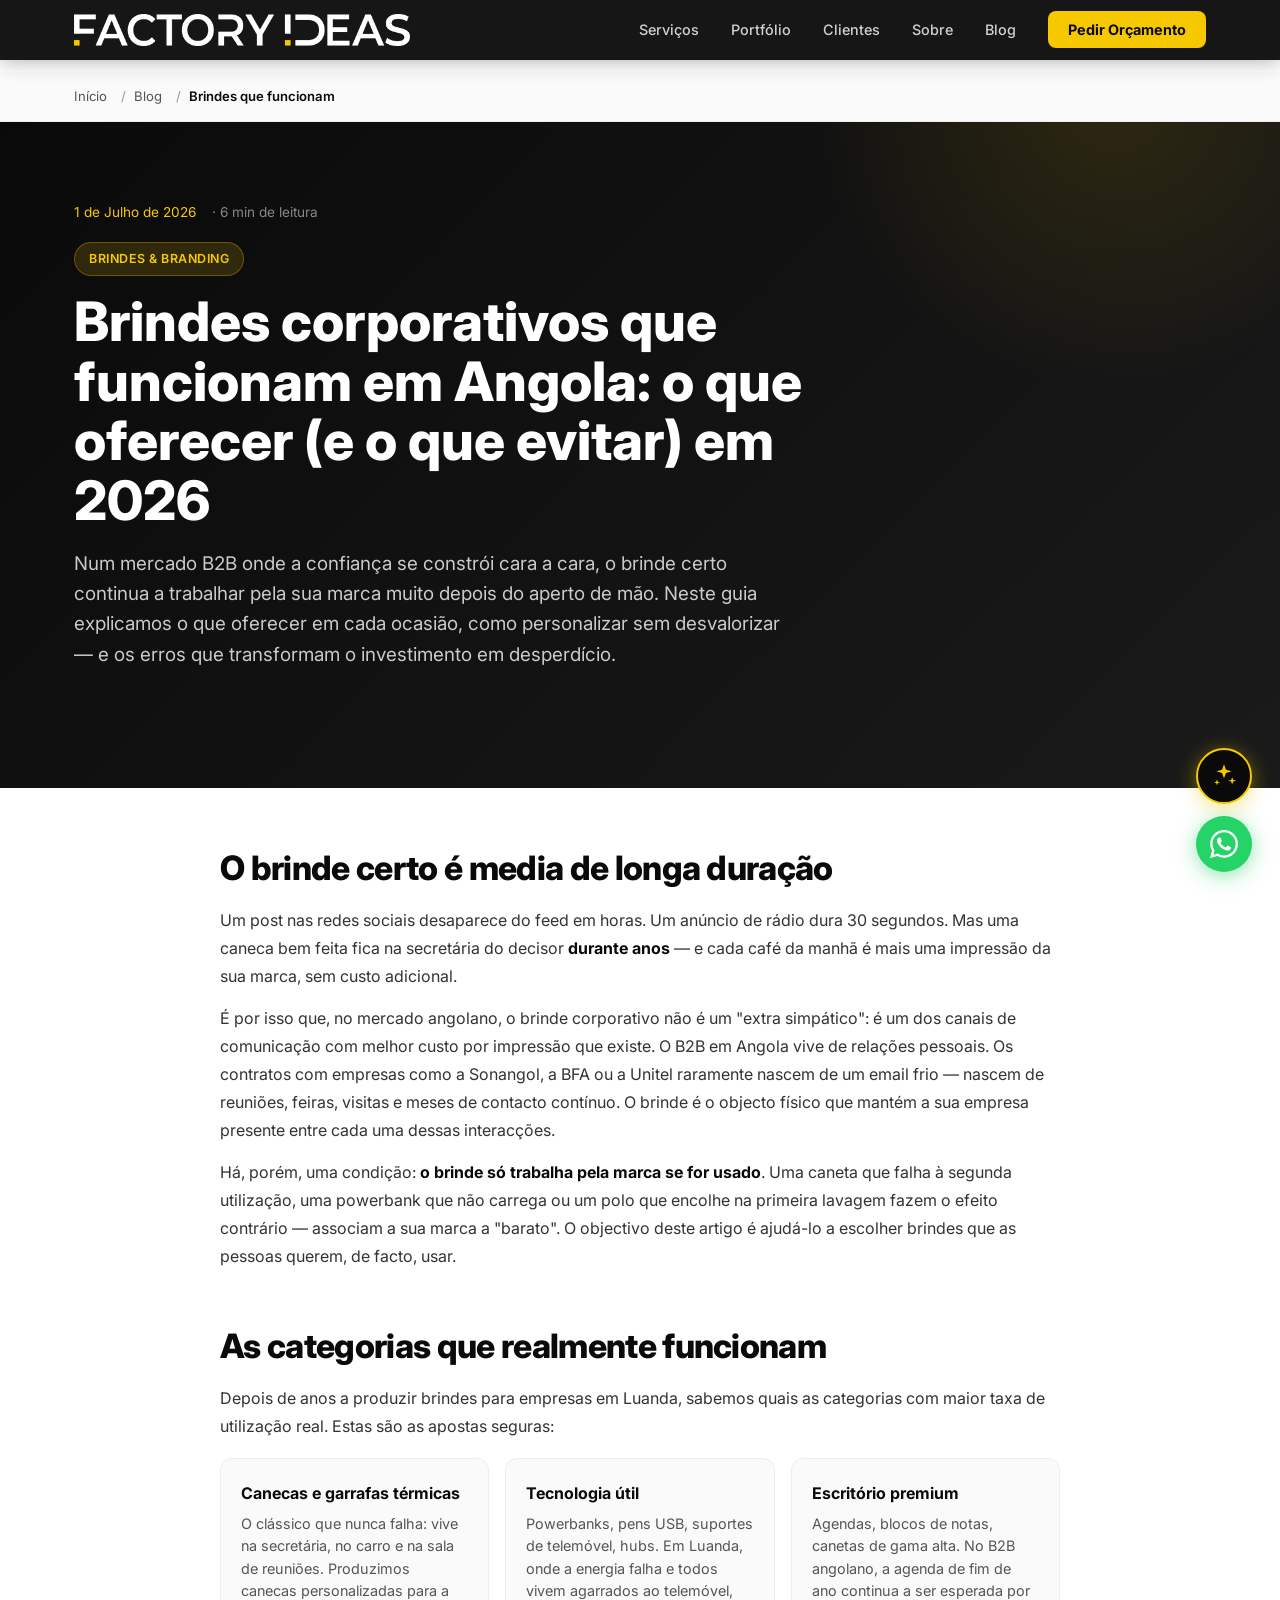
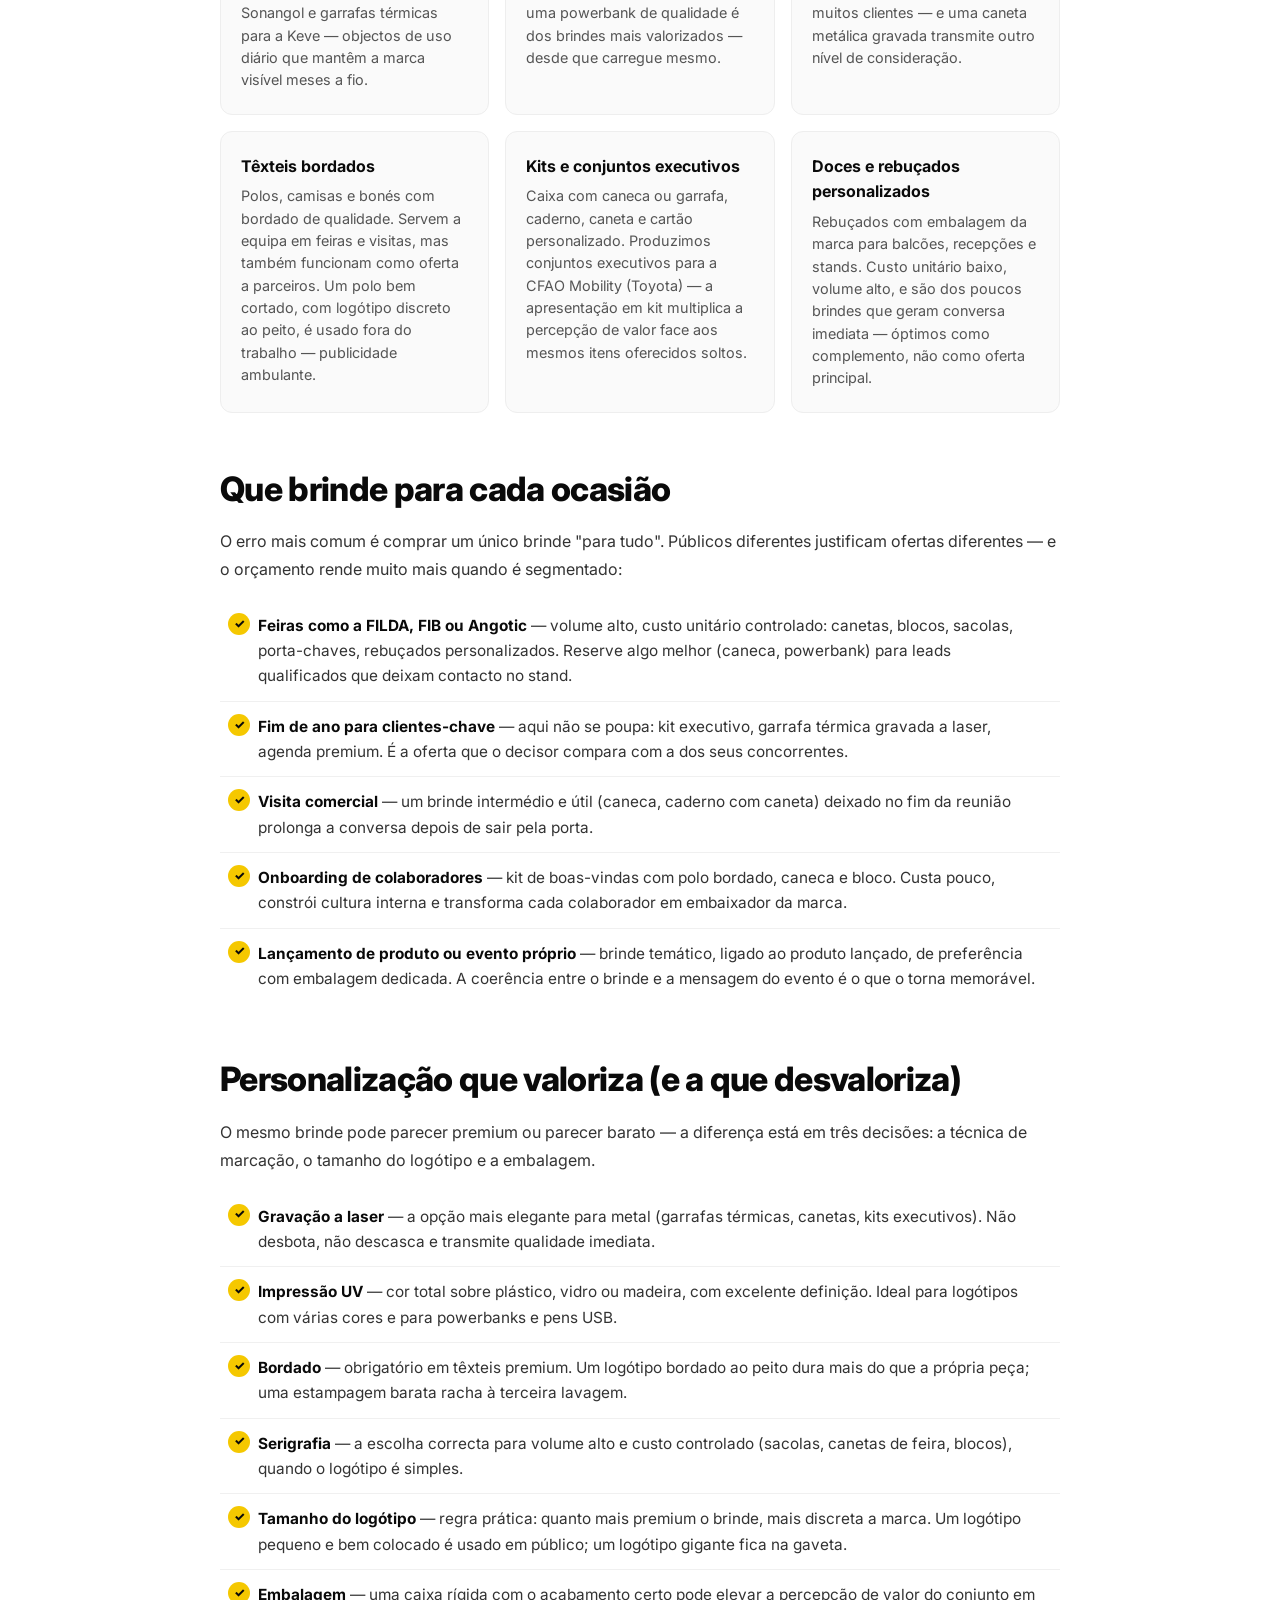
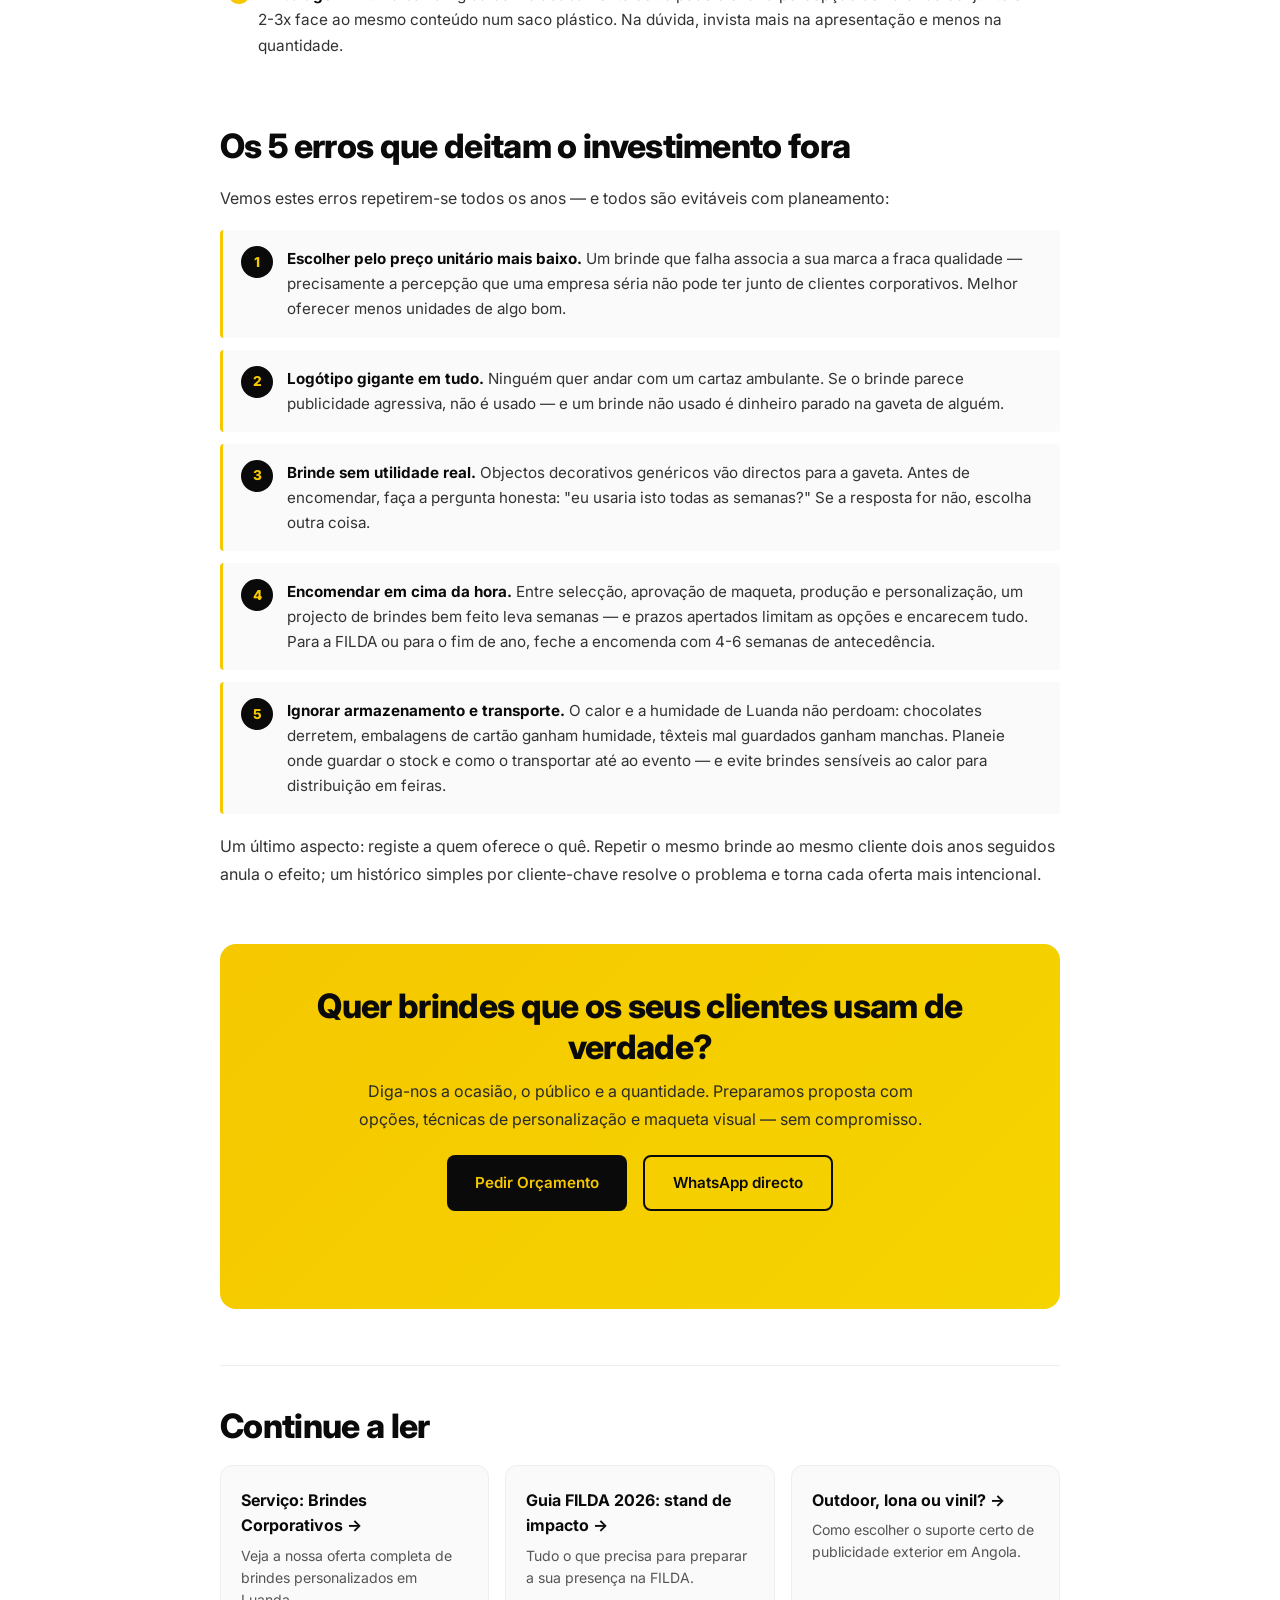
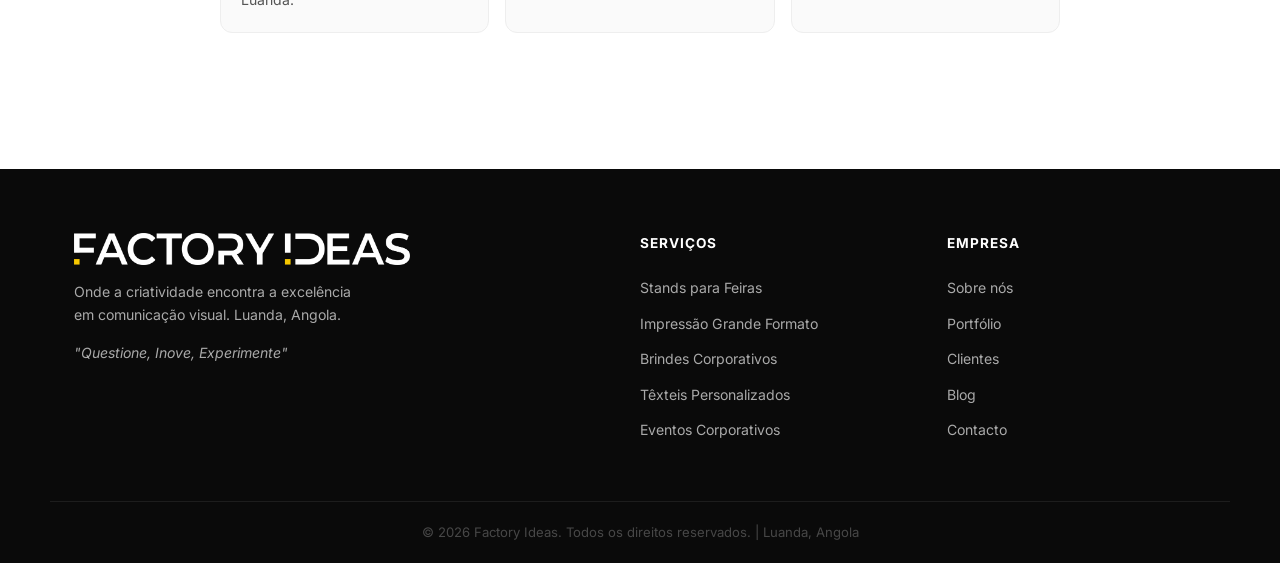
<file: blog/brindes-corporativos-que-funcionam-angola/index.html>
<!DOCTYPE html>
<html lang="pt" dir="ltr">
<head>
  <meta charset="UTF-8" />
  <meta name="viewport" content="width=device-width, initial-scale=1.0" />

  <title>Brindes corporativos que funcionam em Angola: guia 2026 | Factory Ideas</title>
  <meta name="description" content="Que brindes corporativos funcionam mesmo em Angola? Canecas, garrafas térmicas, kits executivos, têxteis bordados — o que oferecer em cada ocasião, como personalizar e os erros a evitar. Guia prático da Factory Ideas para empresas em Luanda." />
  <meta name="keywords" content="brindes corporativos Angola, brindes personalizados Luanda, brindes empresas Angola, canecas personalizadas Luanda, brindes FILDA, ofertas corporativas Angola" />
  <meta name="author" content="Factory Ideas" />
  <meta name="robots" content="index, follow, max-image-preview:large" />
  <meta name="theme-color" content="#0A0A0A" />

  <link rel="canonical" href="https://www.factoryideas.ao/blog/brindes-corporativos-que-funcionam-angola/" />

  <meta property="og:type" content="article" />
  <meta property="og:title" content="Brindes corporativos que funcionam em Angola: o que oferecer (e o que evitar) em 2026" />
  <meta property="og:description" content="O brinde certo trabalha pela sua marca meses depois do evento. Saiba o que oferecer em cada ocasião." />
  <meta property="og:image" content="https://www.factoryideas.ao/images/brinde-set.jpg" />
  <meta property="og:url" content="https://www.factoryideas.ao/blog/brindes-corporativos-que-funcionam-angola/" />
  <meta property="og:locale" content="pt_AO" />
  <meta property="article:published_time" content="2026-07-01" />
  <meta property="article:author" content="Factory Ideas" />
  <meta property="article:section" content="Brindes &amp; Branding" />

  <meta name="twitter:card" content="summary_large_image" />
  <meta name="twitter:title" content="Brindes corporativos que funcionam em Angola" />
  <meta name="twitter:description" content="O que oferecer (e o que evitar) em brindes de empresa em 2026." />
  <meta name="twitter:image" content="https://www.factoryideas.ao/images/brinde-set.jpg" />

  <link rel="icon" type="image/svg+xml" href="data:image/svg+xml,%3Csvg xmlns='http://www.w3.org/2000/svg' viewBox='0 0 191.89 185.86'%3E%3Crect width='191.89' height='185.86' fill='%230A0A0A'/%3E%3Cpath fill='%23F5C800' d='M33.05,28.94v56.56h85.92v29.21H33.05v.02H0V0h129.9v28.94H33.05Z'/%3E%3Cpath fill='%23F5C800' d='M158.84,0h33.05v114.72h-33.05V0Z'/%3E%3Crect fill='%23F5C800' y='152.81' width='33.05' height='33.05'/%3E%3Crect fill='%23F5C800' x='158.84' y='152.81' width='33.05' height='33.05'/%3E%3C/svg%3E" />
  <link rel="apple-touch-icon" href="/images/apple-touch-icon.png" />
  <link rel="manifest" href="/manifest.json" />
  <link rel="preconnect" href="https://fonts.googleapis.com" />
  <link rel="preconnect" href="https://fonts.gstatic.com" crossorigin />
  <link href="https://fonts.googleapis.com/css2?family=Inter:wght@300;400;500;600;700;800;900&display=swap" rel="stylesheet" />
  <link rel="stylesheet" href="/style.css?v=20260707" />
  <link rel="stylesheet" href="/page-content.css?v=20260707" />

  <script type="application/ld+json">
  {
    "@context": "https://schema.org",
    "@graph": [
      {
        "@type": "Article",
        "@id": "https://www.factoryideas.ao/blog/brindes-corporativos-que-funcionam-angola/#article",
        "headline": "Brindes corporativos que funcionam em Angola: o que oferecer (e o que evitar) em 2026",
        "description": "Guia prático de brindes corporativos para empresas em Angola: as categorias que funcionam, o brinde certo para cada ocasião, técnicas de personalização e os erros que deitam o investimento fora.",
        "image": "https://www.factoryideas.ao/images/brinde-set.jpg",
        "datePublished": "2026-07-01",
        "dateModified": "2026-07-01",
        "author": {
          "@type": "Organization",
          "name": "Factory Ideas",
          "url": "https://www.factoryideas.ao"
        },
        "publisher": {
          "@type": "Organization",
          "name": "Factory Ideas",
          "logo": {
            "@type": "ImageObject",
            "url": "https://www.factoryideas.ao/images/logo-branco.png"
          }
        },
        "mainEntityOfPage": "https://www.factoryideas.ao/blog/brindes-corporativos-que-funcionam-angola/",
        "articleSection": "Brindes & Branding",
        "inLanguage": "pt-AO"
      },
      {
        "@type": "BreadcrumbList",
        "itemListElement": [
          { "@type": "ListItem", "position": 1, "name": "Início", "item": "https://www.factoryideas.ao/" },
          { "@type": "ListItem", "position": 2, "name": "Blog", "item": "https://www.factoryideas.ao/blog/" },
          { "@type": "ListItem", "position": 3, "name": "Brindes que funcionam", "item": "https://www.factoryideas.ao/blog/brindes-corporativos-que-funcionam-angola/" }
        ]
      }
    ]
  }
  </script>
</head>
<body>

  <nav id="navbar">
    <div class="container nav-inner">
      <a href="/" class="logo">
        <img src="/images/logo-branco.png" alt="Factory Ideas" class="logo-img" />
      </a>
      <ul class="nav-links" id="navLinks">
        <li><a href="/#servicos">Serviços</a></li>
        <li><a href="/#portfolio">Portfólio</a></li>
        <li><a href="/#clientes">Clientes</a></li>
        <li><a href="/#sobre">Sobre</a></li>
        <li><a href="/blog/">Blog</a></li>
        <li><a href="/#contacto" class="btn-nav">Pedir Orçamento</a></li>
      </ul>
      <button class="hamburger" id="hamburger" aria-label="Menu" aria-controls="navLinks" aria-expanded="false">
        <span></span><span></span><span></span>
      </button>
    </div>
  </nav>

  <nav class="breadcrumb-nav" aria-label="breadcrumb">
    <div class="container">
      <ol class="breadcrumb">
        <li><a href="/">Início</a></li>
        <li><a href="/blog/">Blog</a></li>
        <li><span aria-current="page">Brindes que funcionam</span></li>
      </ol>
    </div>
  </nav>

  <header class="page-hero">
    <div class="container">
      <div class="blog-meta">
        <time datetime="2026-07-01">1 de Julho de 2026</time>
        <span class="read-time">· 6 min de leitura</span>
      </div>
      <span class="badge">Brindes &amp; Branding</span>
      <h1>Brindes corporativos que funcionam em Angola: o que oferecer (e o que evitar) em 2026</h1>
      <p class="lead">Num mercado B2B onde a confiança se constrói cara a cara, o brinde certo continua a trabalhar pela sua marca muito depois do aperto de mão. Neste guia explicamos o que oferecer em cada ocasião, como personalizar sem desvalorizar — e os erros que transformam o investimento em desperdício.</p>
    </div>
  </header>

  <main class="page-content">
    <div class="container narrow">

      <section>
        <h2>O brinde certo é media de longa duração</h2>
        <p>Um post nas redes sociais desaparece do feed em horas. Um anúncio de rádio dura 30 segundos. Mas uma caneca bem feita fica na secretária do decisor <strong>durante anos</strong> — e cada café da manhã é mais uma impressão da sua marca, sem custo adicional.</p>
        <p>É por isso que, no mercado angolano, o brinde corporativo não é um "extra simpático": é um dos canais de comunicação com melhor custo por impressão que existe. O B2B em Angola vive de relações pessoais. Os contratos com empresas como a Sonangol, a BFA ou a Unitel raramente nascem de um email frio — nascem de reuniões, feiras, visitas e meses de contacto contínuo. O brinde é o objecto físico que mantém a sua empresa presente entre cada uma dessas interacções.</p>
        <p>Há, porém, uma condição: <strong>o brinde só trabalha pela marca se for usado</strong>. Uma caneta que falha à segunda utilização, uma powerbank que não carrega ou um polo que encolhe na primeira lavagem fazem o efeito contrário — associam a sua marca a "barato". O objectivo deste artigo é ajudá-lo a escolher brindes que as pessoas querem, de facto, usar.</p>
      </section>

      <section>
        <h2>As categorias que realmente funcionam</h2>
        <p>Depois de anos a produzir brindes para empresas em Luanda, sabemos quais as categorias com maior taxa de utilização real. Estas são as apostas seguras:</p>
        <div class="cards-grid">
          <div class="info-card">
            <h3>Canecas e garrafas térmicas</h3>
            <p>O clássico que nunca falha: vive na secretária, no carro e na sala de reuniões. Produzimos canecas personalizadas para a Sonangol e garrafas térmicas para a Keve — objectos de uso diário que mantêm a marca visível meses a fio.</p>
          </div>
          <div class="info-card">
            <h3>Tecnologia útil</h3>
            <p>Powerbanks, pens USB, suportes de telemóvel, hubs. Em Luanda, onde a energia falha e todos vivem agarrados ao telemóvel, uma powerbank de qualidade é dos brindes mais valorizados — desde que carregue mesmo.</p>
          </div>
          <div class="info-card">
            <h3>Escritório premium</h3>
            <p>Agendas, blocos de notas, canetas de gama alta. No B2B angolano, a agenda de fim de ano continua a ser esperada por muitos clientes — e uma caneta metálica gravada transmite outro nível de consideração.</p>
          </div>
          <div class="info-card">
            <h3>Têxteis bordados</h3>
            <p>Polos, camisas e bonés com bordado de qualidade. Servem a equipa em feiras e visitas, mas também funcionam como oferta a parceiros. Um polo bem cortado, com logótipo discreto ao peito, é usado fora do trabalho — publicidade ambulante.</p>
          </div>
          <div class="info-card">
            <h3>Kits e conjuntos executivos</h3>
            <p>Caixa com caneca ou garrafa, caderno, caneta e cartão personalizado. Produzimos conjuntos executivos para a CFAO Mobility (Toyota) — a apresentação em kit multiplica a percepção de valor face aos mesmos itens oferecidos soltos.</p>
          </div>
          <div class="info-card">
            <h3>Doces e rebuçados personalizados</h3>
            <p>Rebuçados com embalagem da marca para balcões, recepções e stands. Custo unitário baixo, volume alto, e são dos poucos brindes que geram conversa imediata — óptimos como complemento, não como oferta principal.</p>
          </div>
        </div>
      </section>

      <section>
        <h2>Que brinde para cada ocasião</h2>
        <p>O erro mais comum é comprar um único brinde "para tudo". Públicos diferentes justificam ofertas diferentes — e o orçamento rende muito mais quando é segmentado:</p>
        <ul class="benefit-list">
          <li><strong>Feiras como a FILDA, FIB ou Angotic</strong> — volume alto, custo unitário controlado: canetas, blocos, sacolas, porta-chaves, rebuçados personalizados. Reserve algo melhor (caneca, powerbank) para leads qualificados que deixam contacto no stand.</li>
          <li><strong>Fim de ano para clientes-chave</strong> — aqui não se poupa: kit executivo, garrafa térmica gravada a laser, agenda premium. É a oferta que o decisor compara com a dos seus concorrentes.</li>
          <li><strong>Visita comercial</strong> — um brinde intermédio e útil (caneca, caderno com caneta) deixado no fim da reunião prolonga a conversa depois de sair pela porta.</li>
          <li><strong>Onboarding de colaboradores</strong> — kit de boas-vindas com polo bordado, caneca e bloco. Custa pouco, constrói cultura interna e transforma cada colaborador em embaixador da marca.</li>
          <li><strong>Lançamento de produto ou evento próprio</strong> — brinde temático, ligado ao produto lançado, de preferência com embalagem dedicada. A coerência entre o brinde e a mensagem do evento é o que o torna memorável.</li>
        </ul>
      </section>

      <section>
        <h2>Personalização que valoriza (e a que desvaloriza)</h2>
        <p>O mesmo brinde pode parecer premium ou parecer barato — a diferença está em três decisões: a técnica de marcação, o tamanho do logótipo e a embalagem.</p>
        <ul class="benefit-list">
          <li><strong>Gravação a laser</strong> — a opção mais elegante para metal (garrafas térmicas, canetas, kits executivos). Não desbota, não descasca e transmite qualidade imediata.</li>
          <li><strong>Impressão UV</strong> — cor total sobre plástico, vidro ou madeira, com excelente definição. Ideal para logótipos com várias cores e para powerbanks e pens USB.</li>
          <li><strong>Bordado</strong> — obrigatório em têxteis premium. Um logótipo bordado ao peito dura mais do que a própria peça; uma estampagem barata racha à terceira lavagem.</li>
          <li><strong>Serigrafia</strong> — a escolha correcta para volume alto e custo controlado (sacolas, canetas de feira, blocos), quando o logótipo é simples.</li>
          <li><strong>Tamanho do logótipo</strong> — regra prática: quanto mais premium o brinde, mais discreta a marca. Um logótipo pequeno e bem colocado é usado em público; um logótipo gigante fica na gaveta.</li>
          <li><strong>Embalagem</strong> — uma caixa rígida com o acabamento certo pode elevar a percepção de valor do conjunto em 2-3x face ao mesmo conteúdo num saco plástico. Na dúvida, invista mais na apresentação e menos na quantidade.</li>
        </ul>
      </section>

      <section>
        <h2>Os 5 erros que deitam o investimento fora</h2>
        <p>Vemos estes erros repetirem-se todos os anos — e todos são evitáveis com planeamento:</p>
        <ol class="process-list">
          <li><strong>Escolher pelo preço unitário mais baixo.</strong> Um brinde que falha associa a sua marca a fraca qualidade — precisamente a percepção que uma empresa séria não pode ter junto de clientes corporativos. Melhor oferecer menos unidades de algo bom.</li>
          <li><strong>Logótipo gigante em tudo.</strong> Ninguém quer andar com um cartaz ambulante. Se o brinde parece publicidade agressiva, não é usado — e um brinde não usado é dinheiro parado na gaveta de alguém.</li>
          <li><strong>Brinde sem utilidade real.</strong> Objectos decorativos genéricos vão directos para a gaveta. Antes de encomendar, faça a pergunta honesta: "eu usaria isto todas as semanas?" Se a resposta for não, escolha outra coisa.</li>
          <li><strong>Encomendar em cima da hora.</strong> Entre selecção, aprovação de maqueta, produção e personalização, um projecto de brindes bem feito leva semanas — e prazos apertados limitam as opções e encarecem tudo. Para a FILDA ou para o fim de ano, feche a encomenda com 4-6 semanas de antecedência.</li>
          <li><strong>Ignorar armazenamento e transporte.</strong> O calor e a humidade de Luanda não perdoam: chocolates derretem, embalagens de cartão ganham humidade, têxteis mal guardados ganham manchas. Planeie onde guardar o stock e como o transportar até ao evento — e evite brindes sensíveis ao calor para distribuição em feiras.</li>
        </ol>
        <p>Um último aspecto: registe a quem oferece o quê. Repetir o mesmo brinde ao mesmo cliente dois anos seguidos anula o efeito; um histórico simples por cliente-chave resolve o problema e torna cada oferta mais intencional.</p>
      </section>

      <section class="cta-block">
        <h2>Quer brindes que os seus clientes usam de verdade?</h2>
        <p>Diga-nos a ocasião, o público e a quantidade. Preparamos proposta com opções, técnicas de personalização e maqueta visual — sem compromisso.</p>
        <div class="hero-btns">
          <a href="/#contacto" class="btn btn-primary">Pedir Orçamento</a>
          <a href="https://wa.me/244923012946?text=Olá!%20Quero%20cotação%20de%20brindes%20corporativos%20personalizados." target="_blank" class="btn btn-outline">WhatsApp directo</a>
        </div>
      </section>

      <section class="related-block">
        <h2>Continue a ler</h2>
        <div class="cards-grid">
          <a class="related-card" href="/brindes-corporativos/">
            <h3>Serviço: Brindes Corporativos →</h3>
            <p>Veja a nossa oferta completa de brindes personalizados em Luanda.</p>
          </a>
          <a class="related-card" href="/blog/guia-stand-filda-2026/">
            <h3>Guia FILDA 2026: stand de impacto →</h3>
            <p>Tudo o que precisa para preparar a sua presença na FILDA.</p>
          </a>
          <a class="related-card" href="/blog/outdoor-lona-vinil-publicidade-exterior-angola/">
            <h3>Outdoor, lona ou vinil? →</h3>
            <p>Como escolher o suporte certo de publicidade exterior em Angola.</p>
          </a>
        </div>
      </section>

    </div>
  </main>

  <footer class="footer">
    <div class="container footer-inner">
      <div class="footer-brand">
        <a href="/" class="logo">
          <img src="/images/logo-branco.png" alt="Factory Ideas" class="logo-img" />
        </a>
        <p>Onde a criatividade encontra a excelência em comunicação visual. Luanda, Angola.</p>
        <p class="footer-slogan"><em>"Questione, Inove, Experimente"</em></p>
      </div>
      <div class="footer-links">
        <h4>Serviços</h4>
        <ul>
          <li><a href="/stands-feiras/">Stands para Feiras</a></li>
          <li><a href="/impressao-grande-formato/">Impressão Grande Formato</a></li>
          <li><a href="/brindes-corporativos/">Brindes Corporativos</a></li>
          <li><a href="/#servicos">Têxteis Personalizados</a></li>
          <li><a href="/#servicos">Eventos Corporativos</a></li>
        </ul>
      </div>
      <div class="footer-links">
        <h4>Empresa</h4>
        <ul>
          <li><a href="/#sobre">Sobre nós</a></li>
          <li><a href="/#portfolio">Portfólio</a></li>
          <li><a href="/#clientes">Clientes</a></li>
          <li><a href="/blog/">Blog</a></li>
          <li><a href="/#contacto">Contacto</a></li>
        </ul>
      </div>
    </div>
    <div class="footer-bottom">
      <div class="container">
        <p>© <span id="year"></span> Factory Ideas. Todos os direitos reservados. | Luanda, Angola</p>
      </div>
    </div>
  </footer>

  <a href="https://wa.me/244923012946" target="_blank" class="whatsapp-float" aria-label="WhatsApp">
    <svg width="28" height="28" viewBox="0 0 24 24" fill="white"><path d="M17.472 14.382c-.297-.149-1.758-.867-2.03-.967-.273-.099-.471-.148-.67.15-.197.297-.767.966-.94 1.164-.173.199-.347.223-.644.075-.297-.15-1.255-.463-2.39-1.475-.883-.788-1.48-1.761-1.653-2.059-.173-.297-.018-.458.13-.606.134-.133.298-.347.446-.52.149-.174.198-.298.298-.497.099-.198.05-.371-.025-.52-.075-.149-.669-1.612-.916-2.207-.242-.579-.487-.5-.669-.51-.173-.008-.371-.01-.57-.01-.198 0-.52.074-.792.372-.272.297-1.04 1.016-1.04 2.479 0 1.462 1.065 2.875 1.213 3.074.149.198 2.096 3.2 5.077 4.487.709.306 1.262.489 1.694.625.712.227 1.36.195 1.871.118.571-.085 1.758-.719 2.006-1.413.248-.694.248-1.289.173-1.413-.074-.124-.272-.198-.57-.347m-5.421 7.403h-.004a9.87 9.87 0 01-5.031-1.378l-.361-.214-3.741.982.998-3.648-.235-.374a9.86 9.86 0 01-1.51-5.26c.001-5.45 4.436-9.884 9.888-9.884 2.64 0 5.122 1.03 6.988 2.898a9.825 9.825 0 012.893 6.994c-.003 5.45-4.437 9.884-9.885 9.884m8.413-18.297A11.815 11.815 0 0012.05 0C5.495 0 .16 5.335.157 11.892c0 2.096.547 4.142 1.588 5.945L.057 24l6.305-1.654a11.882 11.882 0 005.683 1.448h.005c6.554 0 11.89-5.335 11.893-11.893a11.821 11.821 0 00-3.48-8.413z"/></svg>
  </a>

  <script>
  (function () {
    var nav = document.getElementById('navbar');
    if (nav) nav.classList.add('scrolled'); // subpáginas assentam em fundo claro — navbar sempre sólida
    var b = document.getElementById('hamburger'), l = document.getElementById('navLinks');
    if (b && l) {
      b.addEventListener('click', function () {
        var aberto = l.classList.toggle('open');
        b.setAttribute('aria-expanded', aberto);
        document.body.style.overflow = aberto ? 'hidden' : '';
      });
      l.addEventListener('click', function (e) {
        if (e.target.closest('a')) { l.classList.remove('open'); b.setAttribute('aria-expanded', 'false'); document.body.style.overflow = ''; }
      });
      document.addEventListener('keydown', function (e) {
        if (e.key === 'Escape' && l.classList.contains('open')) { l.classList.remove('open'); b.setAttribute('aria-expanded', 'false'); document.body.style.overflow = ''; }
      });
    }
    var y = document.getElementById('year');
    if (y) y.textContent = new Date().getFullYear();
  })();
  </script>
  <script src="/factory-ai-widget.js?v=1" defer></script>
</body>
</html>
</file>
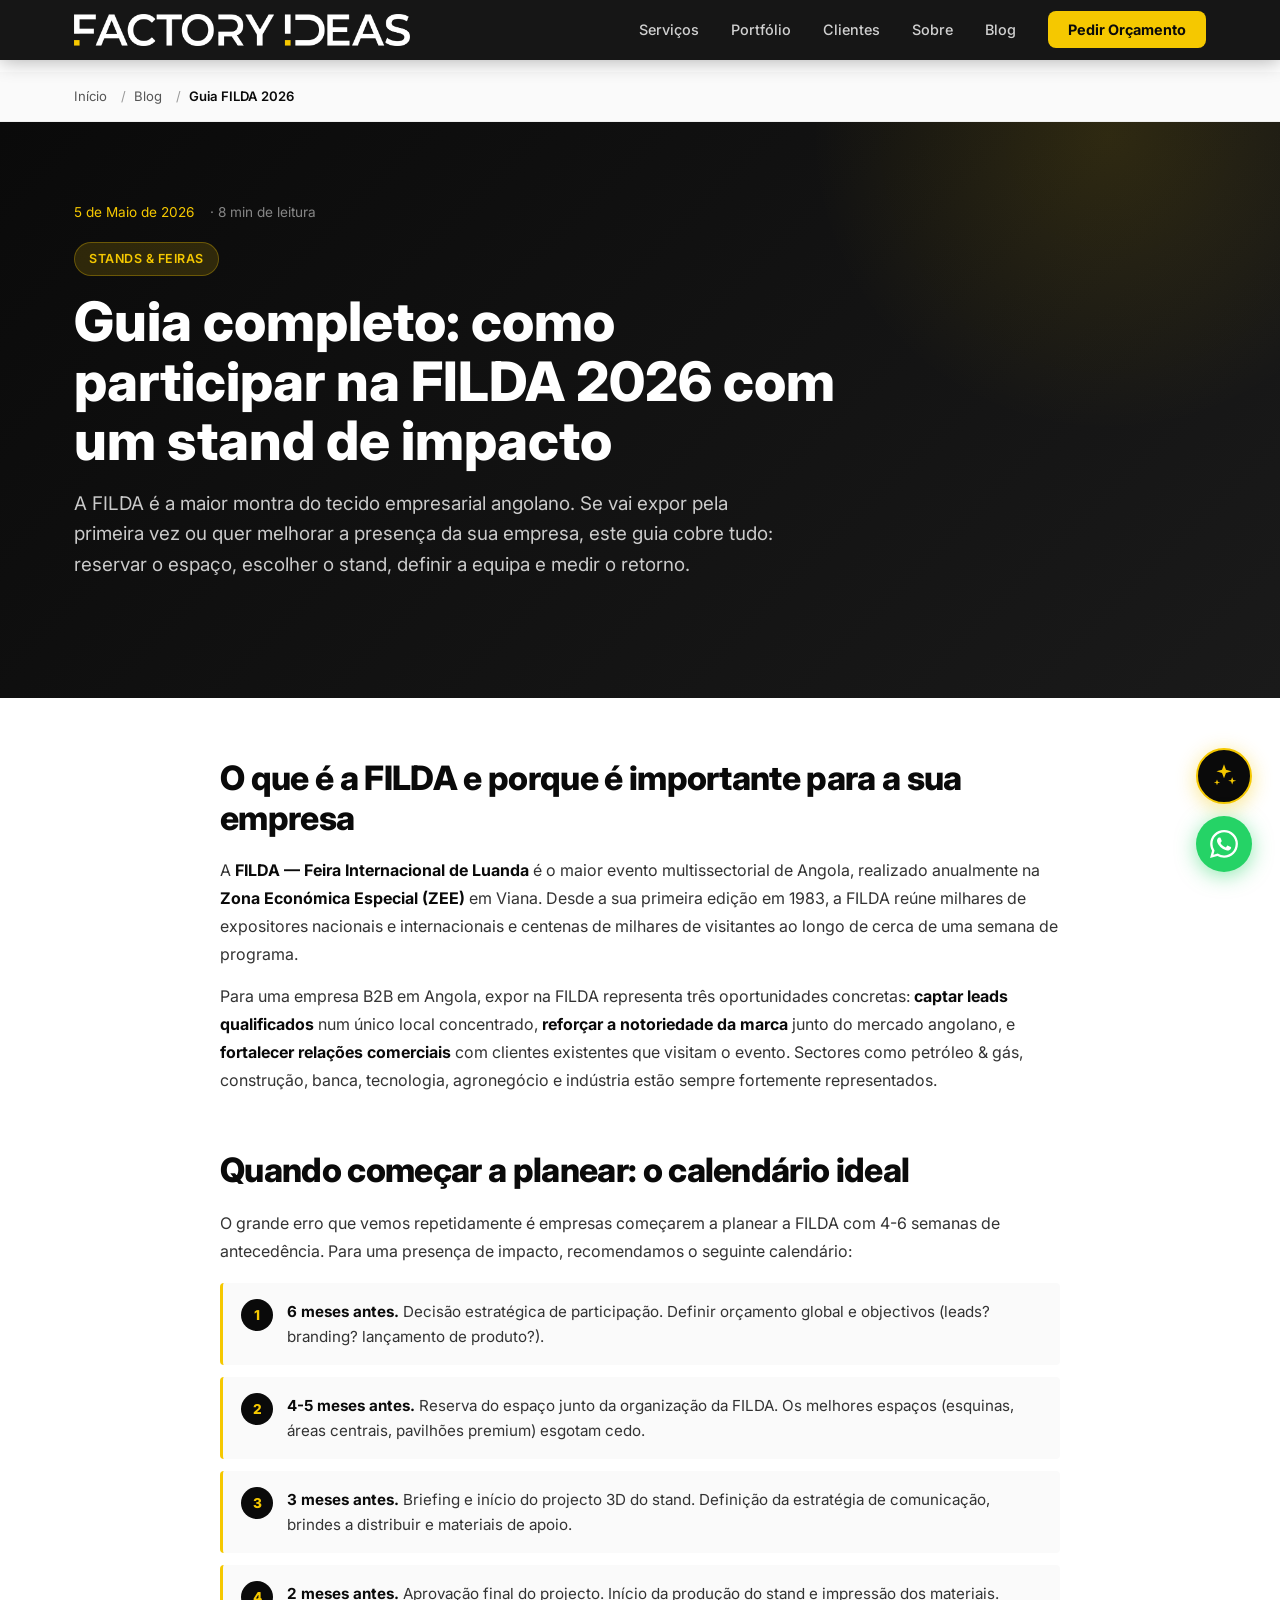
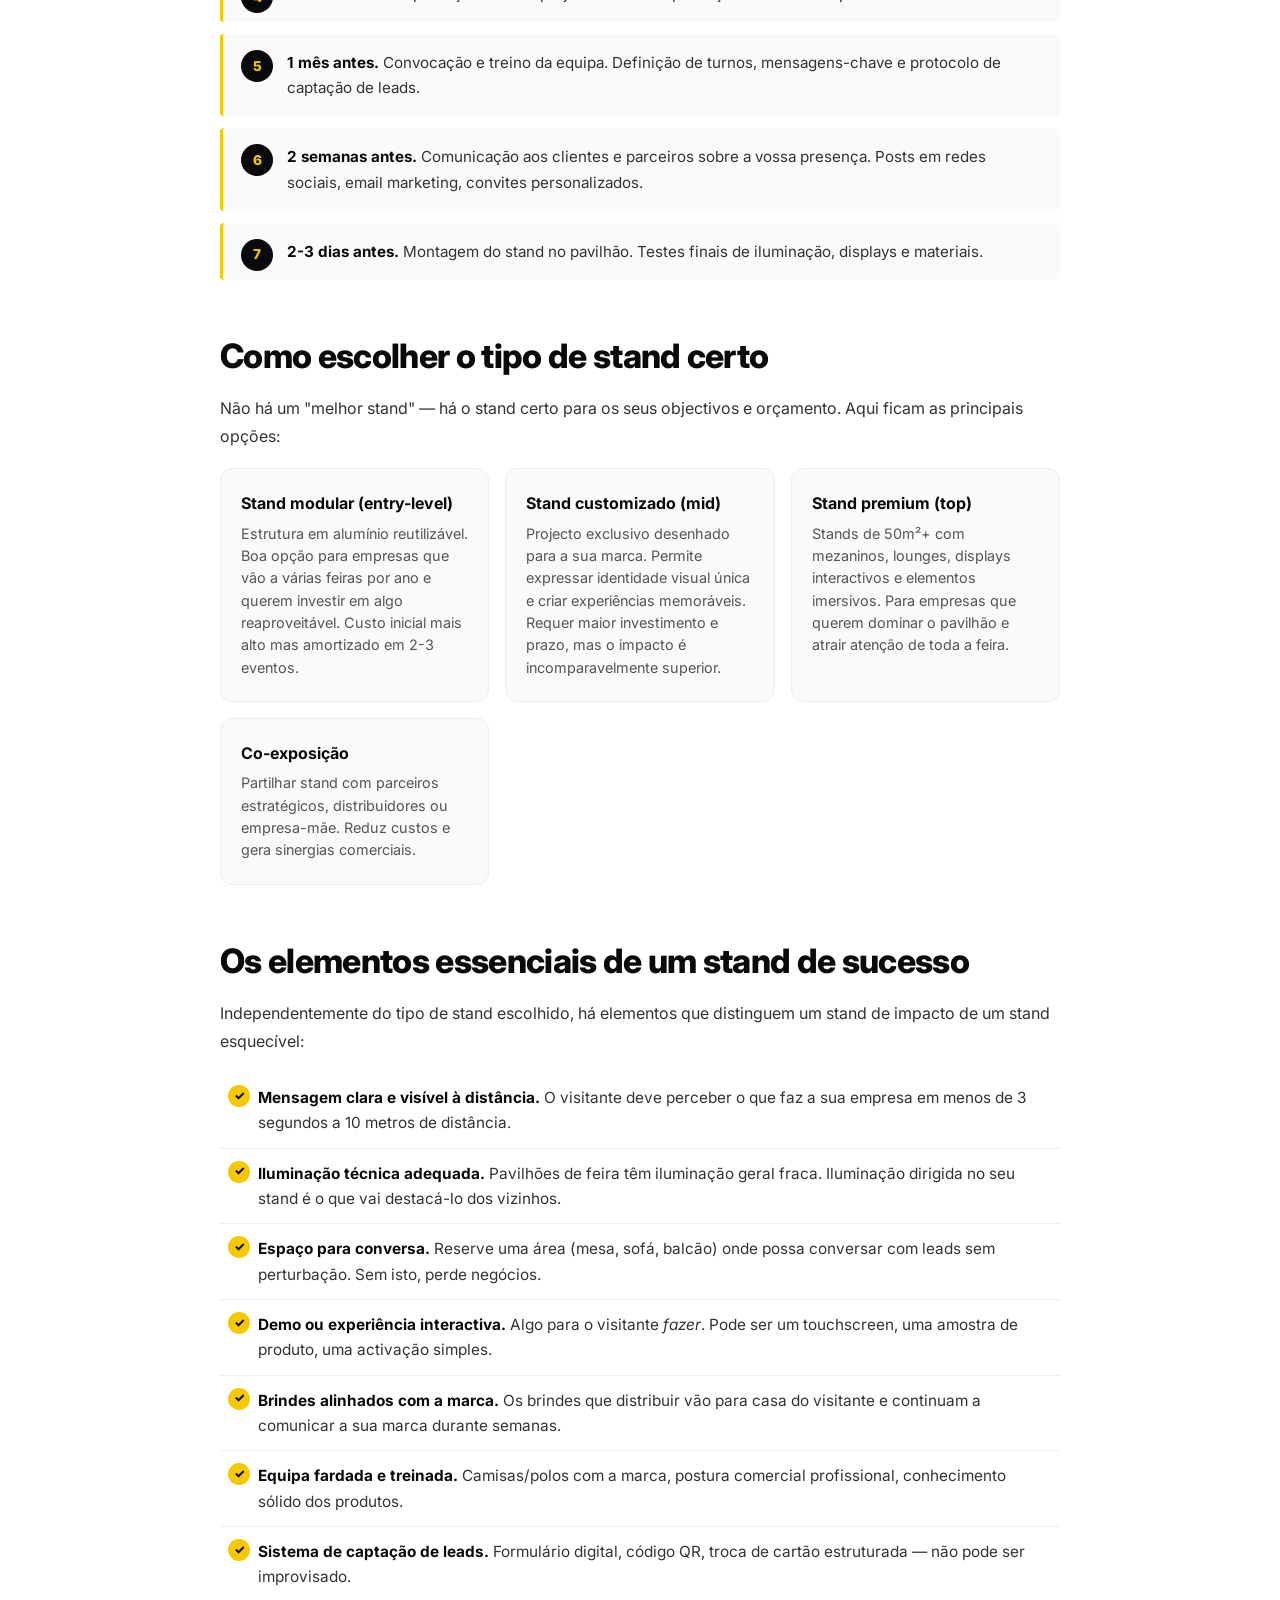
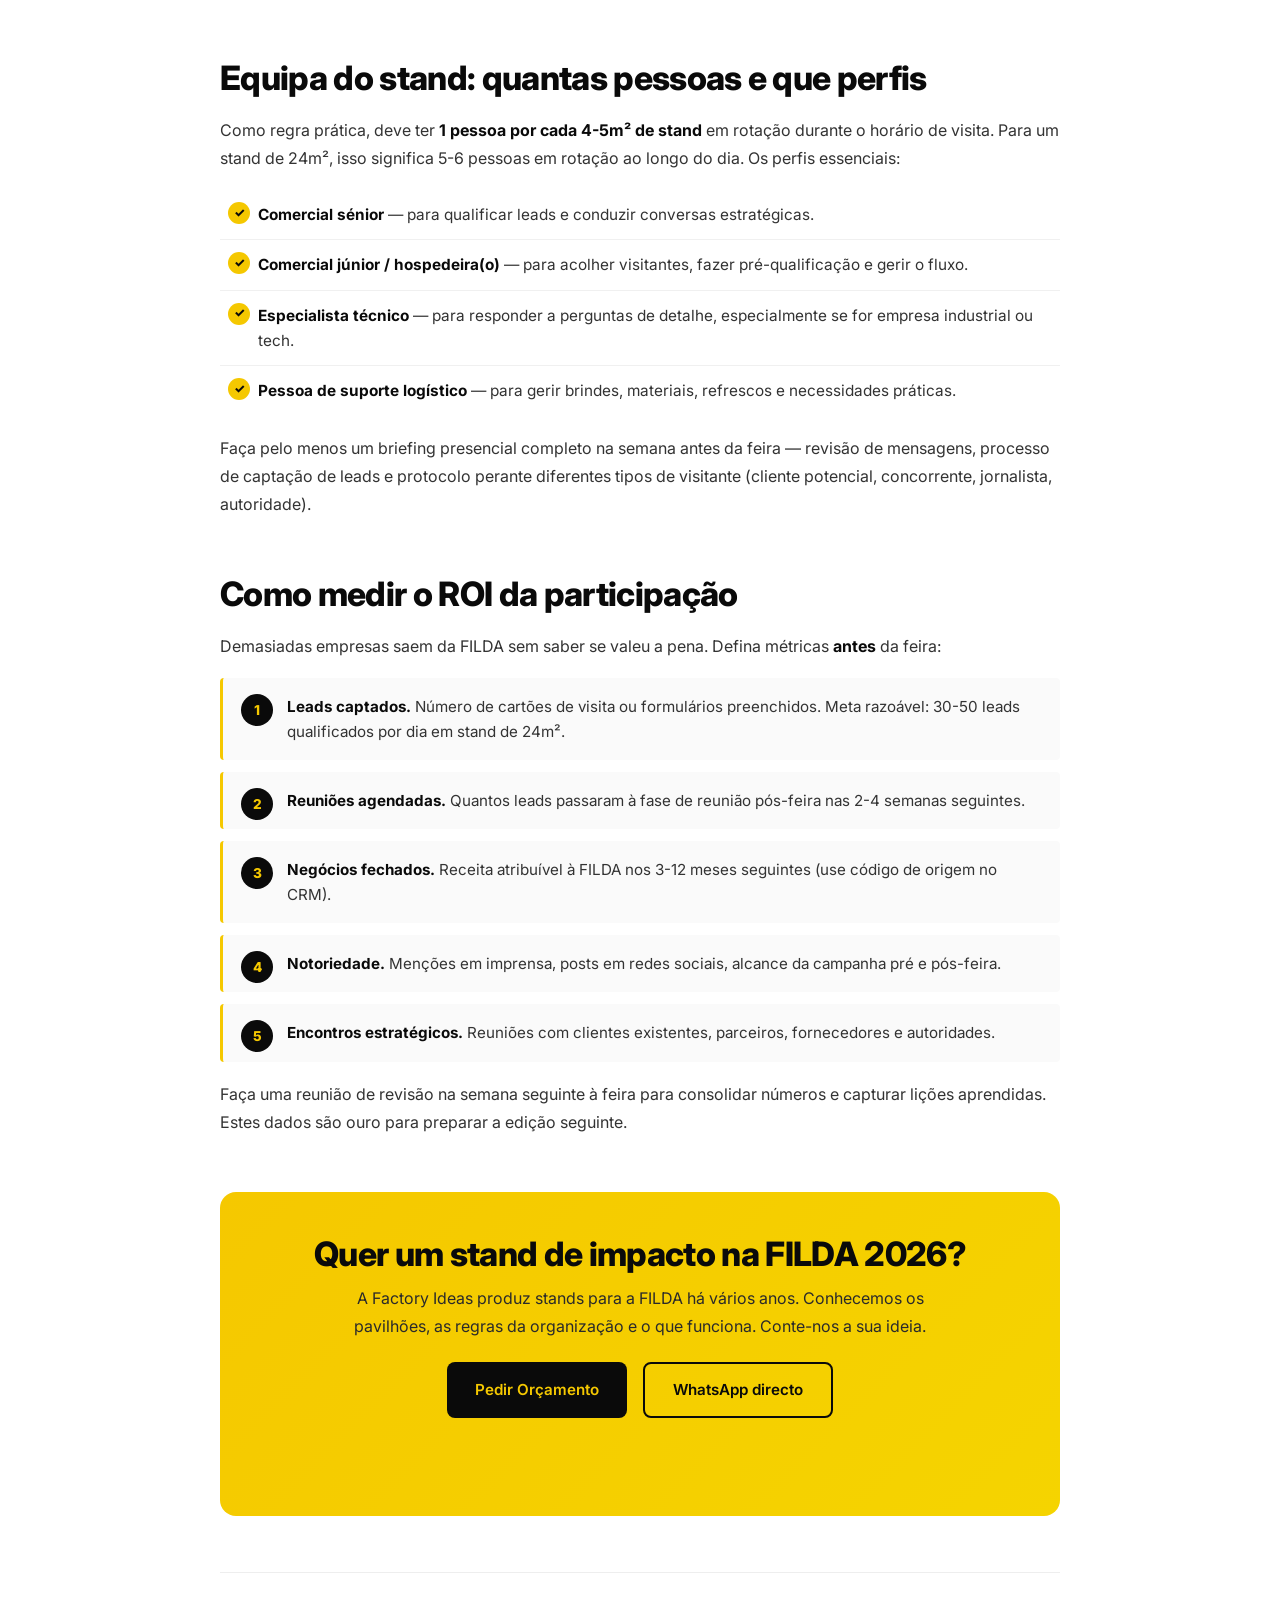
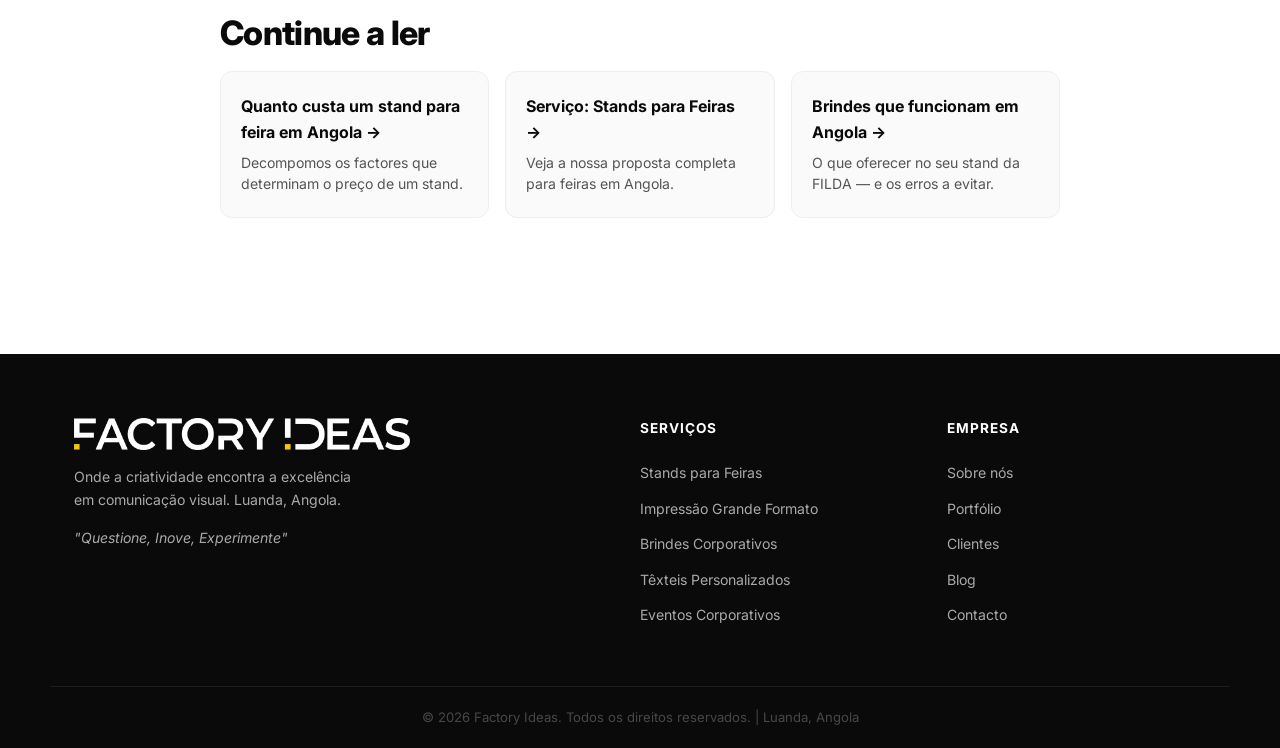
<file: blog/guia-stand-filda-2026/index.html>
<!DOCTYPE html>
<html lang="pt" dir="ltr">
<head>
  <meta charset="UTF-8" />
  <meta name="viewport" content="width=device-width, initial-scale=1.0" />

  <title>Guia Completo: Stand para a FILDA 2026 em Luanda | Factory Ideas</title>
  <meta name="description" content="Guia completo para preparar a presença da sua empresa na FILDA 2026 em Luanda. Reserva de espaço, tipos de stand, prazos, materiais, equipa e checklist final. Por especialistas Factory Ideas." />
  <meta name="keywords" content="FILDA 2026, stand FILDA, FILDA Luanda, FILDA Angola, expor na FILDA, preparar feira FILDA, stand para FILDA, Feira Internacional Luanda" />
  <meta name="author" content="Factory Ideas" />
  <meta name="robots" content="index, follow, max-image-preview:large" />
  <meta name="theme-color" content="#0A0A0A" />

  <link rel="canonical" href="https://www.factoryideas.ao/blog/guia-stand-filda-2026/" />

  <meta property="og:type" content="article" />
  <meta property="og:title" content="Guia Completo: Stand para a FILDA 2026 em Luanda" />
  <meta property="og:description" content="Tudo o que precisa saber para preparar a presença da sua empresa na maior feira de Angola." />
  <meta property="og:image" content="https://www.factoryideas.ao/images/stand-cognito-1.jpg" />
  <meta property="og:url" content="https://www.factoryideas.ao/blog/guia-stand-filda-2026/" />
  <meta property="og:locale" content="pt_AO" />
  <meta property="article:published_time" content="2026-05-05" />
  <meta property="article:author" content="Factory Ideas" />
  <meta property="article:section" content="Stands & Feiras" />

  <meta name="twitter:card" content="summary_large_image" />
  <meta name="twitter:title" content="Guia Completo: Stand para a FILDA 2026" />
  <meta name="twitter:description" content="Como preparar a presença da sua empresa na FILDA — desde o espaço até ao stand." />
  <meta name="twitter:image" content="https://www.factoryideas.ao/images/stand-cognito-1.jpg" />

  <link rel="icon" type="image/svg+xml" href="data:image/svg+xml,%3Csvg xmlns='http://www.w3.org/2000/svg' viewBox='0 0 191.89 185.86'%3E%3Crect width='191.89' height='185.86' fill='%230A0A0A'/%3E%3Cpath fill='%23F5C800' d='M33.05,28.94v56.56h85.92v29.21H33.05v.02H0V0h129.9v28.94H33.05Z'/%3E%3Cpath fill='%23F5C800' d='M158.84,0h33.05v114.72h-33.05V0Z'/%3E%3Crect fill='%23F5C800' y='152.81' width='33.05' height='33.05'/%3E%3Crect fill='%23F5C800' x='158.84' y='152.81' width='33.05' height='33.05'/%3E%3C/svg%3E" />
  <link rel="apple-touch-icon" href="/images/apple-touch-icon.png" />
  <link rel="manifest" href="/manifest.json" />
  <link rel="preconnect" href="https://fonts.googleapis.com" />
  <link rel="preconnect" href="https://fonts.gstatic.com" crossorigin />
  <link href="https://fonts.googleapis.com/css2?family=Inter:wght@300;400;500;600;700;800;900&display=swap" rel="stylesheet" />
  <link rel="stylesheet" href="/style.css?v=20260707" />
  <link rel="stylesheet" href="/page-content.css?v=20260707" />

  <script type="application/ld+json">
  {
    "@context": "https://schema.org",
    "@graph": [
      {
        "@type": "Article",
        "@id": "https://www.factoryideas.ao/blog/guia-stand-filda-2026/#article",
        "headline": "Guia Completo: Como participar na FILDA 2026 com um stand de impacto",
        "description": "Tudo o que precisa de saber para preparar a presença da sua empresa na maior feira de Angola — desde reservar o espaço até medir o ROI.",
        "image": "https://www.factoryideas.ao/images/stand-cognito-1.jpg",
        "datePublished": "2026-05-05",
        "dateModified": "2026-05-05",
        "author": {
          "@type": "Organization",
          "name": "Factory Ideas",
          "url": "https://www.factoryideas.ao"
        },
        "publisher": {
          "@type": "Organization",
          "name": "Factory Ideas",
          "logo": {
            "@type": "ImageObject",
            "url": "https://www.factoryideas.ao/images/logo-branco.png"
          }
        },
        "mainEntityOfPage": "https://www.factoryideas.ao/blog/guia-stand-filda-2026/",
        "articleSection": "Stands & Feiras",
        "inLanguage": "pt-AO"
      },
      {
        "@type": "BreadcrumbList",
        "itemListElement": [
          { "@type": "ListItem", "position": 1, "name": "Início", "item": "https://www.factoryideas.ao/" },
          { "@type": "ListItem", "position": 2, "name": "Blog", "item": "https://www.factoryideas.ao/blog/" },
          { "@type": "ListItem", "position": 3, "name": "Guia FILDA 2026", "item": "https://www.factoryideas.ao/blog/guia-stand-filda-2026/" }
        ]
      }
    ]
  }
  </script>
</head>
<body>

  <nav id="navbar">
    <div class="container nav-inner">
      <a href="/" class="logo">
        <img src="/images/logo-branco.png" alt="Factory Ideas" class="logo-img" />
      </a>
      <ul class="nav-links" id="navLinks">
        <li><a href="/#servicos">Serviços</a></li>
        <li><a href="/#portfolio">Portfólio</a></li>
        <li><a href="/#clientes">Clientes</a></li>
        <li><a href="/#sobre">Sobre</a></li>
        <li><a href="/blog/">Blog</a></li>
        <li><a href="/#contacto" class="btn-nav">Pedir Orçamento</a></li>
      </ul>
      <button class="hamburger" id="hamburger" aria-label="Menu" aria-controls="navLinks" aria-expanded="false">
        <span></span><span></span><span></span>
      </button>
    </div>
  </nav>

  <nav class="breadcrumb-nav" aria-label="breadcrumb">
    <div class="container">
      <ol class="breadcrumb">
        <li><a href="/">Início</a></li>
        <li><a href="/blog/">Blog</a></li>
        <li><span aria-current="page">Guia FILDA 2026</span></li>
      </ol>
    </div>
  </nav>

  <header class="page-hero">
    <div class="container">
      <div class="blog-meta">
        <time datetime="2026-05-05">5 de Maio de 2026</time>
        <span class="read-time">· 8 min de leitura</span>
      </div>
      <span class="badge">Stands &amp; Feiras</span>
      <h1>Guia completo: como participar na FILDA 2026 com um stand de impacto</h1>
      <p class="lead">A FILDA é a maior montra do tecido empresarial angolano. Se vai expor pela primeira vez ou quer melhorar a presença da sua empresa, este guia cobre tudo: reservar o espaço, escolher o stand, definir a equipa e medir o retorno.</p>
    </div>
  </header>

  <main class="page-content">
    <div class="container narrow">

      <section>
        <h2>O que é a FILDA e porque é importante para a sua empresa</h2>
        <p>A <strong>FILDA — Feira Internacional de Luanda</strong> é o maior evento multissectorial de Angola, realizado anualmente na <strong>Zona Económica Especial (ZEE)</strong> em Viana. Desde a sua primeira edição em 1983, a FILDA reúne milhares de expositores nacionais e internacionais e centenas de milhares de visitantes ao longo de cerca de uma semana de programa.</p>
        <p>Para uma empresa B2B em Angola, expor na FILDA representa três oportunidades concretas: <strong>captar leads qualificados</strong> num único local concentrado, <strong>reforçar a notoriedade da marca</strong> junto do mercado angolano, e <strong>fortalecer relações comerciais</strong> com clientes existentes que visitam o evento. Sectores como petróleo &amp; gás, construção, banca, tecnologia, agronegócio e indústria estão sempre fortemente representados.</p>
      </section>

      <section>
        <h2>Quando começar a planear: o calendário ideal</h2>
        <p>O grande erro que vemos repetidamente é empresas começarem a planear a FILDA com 4-6 semanas de antecedência. Para uma presença de impacto, recomendamos o seguinte calendário:</p>
        <ol class="process-list">
          <li><strong>6 meses antes.</strong> Decisão estratégica de participação. Definir orçamento global e objectivos (leads? branding? lançamento de produto?).</li>
          <li><strong>4-5 meses antes.</strong> Reserva do espaço junto da organização da FILDA. Os melhores espaços (esquinas, áreas centrais, pavilhões premium) esgotam cedo.</li>
          <li><strong>3 meses antes.</strong> Briefing e início do projecto 3D do stand. Definição da estratégia de comunicação, brindes a distribuir e materiais de apoio.</li>
          <li><strong>2 meses antes.</strong> Aprovação final do projecto. Início da produção do stand e impressão dos materiais.</li>
          <li><strong>1 mês antes.</strong> Convocação e treino da equipa. Definição de turnos, mensagens-chave e protocolo de captação de leads.</li>
          <li><strong>2 semanas antes.</strong> Comunicação aos clientes e parceiros sobre a vossa presença. Posts em redes sociais, email marketing, convites personalizados.</li>
          <li><strong>2-3 dias antes.</strong> Montagem do stand no pavilhão. Testes finais de iluminação, displays e materiais.</li>
        </ol>
      </section>

      <section>
        <h2>Como escolher o tipo de stand certo</h2>
        <p>Não há um "melhor stand" — há o stand certo para os seus objectivos e orçamento. Aqui ficam as principais opções:</p>
        <div class="cards-grid">
          <div class="info-card">
            <h3>Stand modular (entry-level)</h3>
            <p>Estrutura em alumínio reutilizável. Boa opção para empresas que vão a várias feiras por ano e querem investir em algo reaproveitável. Custo inicial mais alto mas amortizado em 2-3 eventos.</p>
          </div>
          <div class="info-card">
            <h3>Stand customizado (mid)</h3>
            <p>Projecto exclusivo desenhado para a sua marca. Permite expressar identidade visual única e criar experiências memoráveis. Requer maior investimento e prazo, mas o impacto é incomparavelmente superior.</p>
          </div>
          <div class="info-card">
            <h3>Stand premium (top)</h3>
            <p>Stands de 50m²+ com mezaninos, lounges, displays interactivos e elementos imersivos. Para empresas que querem dominar o pavilhão e atrair atenção de toda a feira.</p>
          </div>
          <div class="info-card">
            <h3>Co-exposição</h3>
            <p>Partilhar stand com parceiros estratégicos, distribuidores ou empresa-mãe. Reduz custos e gera sinergias comerciais.</p>
          </div>
        </div>
      </section>

      <section>
        <h2>Os elementos essenciais de um stand de sucesso</h2>
        <p>Independentemente do tipo de stand escolhido, há elementos que distinguem um stand de impacto de um stand esquecível:</p>
        <ul class="benefit-list">
          <li><strong>Mensagem clara e visível à distância.</strong> O visitante deve perceber o que faz a sua empresa em menos de 3 segundos a 10 metros de distância.</li>
          <li><strong>Iluminação técnica adequada.</strong> Pavilhões de feira têm iluminação geral fraca. Iluminação dirigida no seu stand é o que vai destacá-lo dos vizinhos.</li>
          <li><strong>Espaço para conversa.</strong> Reserve uma área (mesa, sofá, balcão) onde possa conversar com leads sem perturbação. Sem isto, perde negócios.</li>
          <li><strong>Demo ou experiência interactiva.</strong> Algo para o visitante <em>fazer</em>. Pode ser um touchscreen, uma amostra de produto, uma activação simples.</li>
          <li><strong>Brindes alinhados com a marca.</strong> Os brindes que distribuir vão para casa do visitante e continuam a comunicar a sua marca durante semanas.</li>
          <li><strong>Equipa fardada e treinada.</strong> Camisas/polos com a marca, postura comercial profissional, conhecimento sólido dos produtos.</li>
          <li><strong>Sistema de captação de leads.</strong> Formulário digital, código QR, troca de cartão estruturada — não pode ser improvisado.</li>
        </ul>
      </section>

      <section>
        <h2>Equipa do stand: quantas pessoas e que perfis</h2>
        <p>Como regra prática, deve ter <strong>1 pessoa por cada 4-5m² de stand</strong> em rotação durante o horário de visita. Para um stand de 24m², isso significa 5-6 pessoas em rotação ao longo do dia. Os perfis essenciais:</p>
        <ul class="benefit-list">
          <li><strong>Comercial sénior</strong> — para qualificar leads e conduzir conversas estratégicas.</li>
          <li><strong>Comercial júnior / hospedeira(o)</strong> — para acolher visitantes, fazer pré-qualificação e gerir o fluxo.</li>
          <li><strong>Especialista técnico</strong> — para responder a perguntas de detalhe, especialmente se for empresa industrial ou tech.</li>
          <li><strong>Pessoa de suporte logístico</strong> — para gerir brindes, materiais, refrescos e necessidades práticas.</li>
        </ul>
        <p>Faça pelo menos um briefing presencial completo na semana antes da feira — revisão de mensagens, processo de captação de leads e protocolo perante diferentes tipos de visitante (cliente potencial, concorrente, jornalista, autoridade).</p>
      </section>

      <section>
        <h2>Como medir o ROI da participação</h2>
        <p>Demasiadas empresas saem da FILDA sem saber se valeu a pena. Defina métricas <strong>antes</strong> da feira:</p>
        <ol class="process-list">
          <li><strong>Leads captados.</strong> Número de cartões de visita ou formulários preenchidos. Meta razoável: 30-50 leads qualificados por dia em stand de 24m².</li>
          <li><strong>Reuniões agendadas.</strong> Quantos leads passaram à fase de reunião pós-feira nas 2-4 semanas seguintes.</li>
          <li><strong>Negócios fechados.</strong> Receita atribuível à FILDA nos 3-12 meses seguintes (use código de origem no CRM).</li>
          <li><strong>Notoriedade.</strong> Menções em imprensa, posts em redes sociais, alcance da campanha pré e pós-feira.</li>
          <li><strong>Encontros estratégicos.</strong> Reuniões com clientes existentes, parceiros, fornecedores e autoridades.</li>
        </ol>
        <p>Faça uma reunião de revisão na semana seguinte à feira para consolidar números e capturar lições aprendidas. Estes dados são ouro para preparar a edição seguinte.</p>
      </section>

      <section class="cta-block">
        <h2>Quer um stand de impacto na FILDA 2026?</h2>
        <p>A Factory Ideas produz stands para a FILDA há vários anos. Conhecemos os pavilhões, as regras da organização e o que funciona. Conte-nos a sua ideia.</p>
        <div class="hero-btns">
          <a href="/#contacto" class="btn btn-primary">Pedir Orçamento</a>
          <a href="https://wa.me/244923012946?text=Olá!%20Quero%20stand%20para%20a%20FILDA%202026." target="_blank" class="btn btn-outline">WhatsApp directo</a>
        </div>
      </section>

      <section class="related-block">
        <h2>Continue a ler</h2>
        <div class="cards-grid">
          <a class="related-card" href="/blog/quanto-custa-stand-feira-angola/">
            <h3>Quanto custa um stand para feira em Angola →</h3>
            <p>Decompomos os factores que determinam o preço de um stand.</p>
          </a>
          <a class="related-card" href="/stands-feiras/">
            <h3>Serviço: Stands para Feiras →</h3>
            <p>Veja a nossa proposta completa para feiras em Angola.</p>
          </a>
          <a class="related-card" href="/blog/brindes-corporativos-que-funcionam-angola/">
            <h3>Brindes que funcionam em Angola →</h3>
            <p>O que oferecer no seu stand da FILDA — e os erros a evitar.</p>
          </a>
        </div>
      </section>

    </div>
  </main>

  <footer class="footer">
    <div class="container footer-inner">
      <div class="footer-brand">
        <a href="/" class="logo">
          <img src="/images/logo-branco.png" alt="Factory Ideas" class="logo-img" />
        </a>
        <p>Onde a criatividade encontra a excelência em comunicação visual. Luanda, Angola.</p>
        <p class="footer-slogan"><em>"Questione, Inove, Experimente"</em></p>
      </div>
      <div class="footer-links">
        <h4>Serviços</h4>
        <ul>
          <li><a href="/stands-feiras/">Stands para Feiras</a></li>
          <li><a href="/impressao-grande-formato/">Impressão Grande Formato</a></li>
          <li><a href="/brindes-corporativos/">Brindes Corporativos</a></li>
          <li><a href="/#servicos">Têxteis Personalizados</a></li>
          <li><a href="/#servicos">Eventos Corporativos</a></li>
        </ul>
      </div>
      <div class="footer-links">
        <h4>Empresa</h4>
        <ul>
          <li><a href="/#sobre">Sobre nós</a></li>
          <li><a href="/#portfolio">Portfólio</a></li>
          <li><a href="/#clientes">Clientes</a></li>
          <li><a href="/blog/">Blog</a></li>
          <li><a href="/#contacto">Contacto</a></li>
        </ul>
      </div>
    </div>
    <div class="footer-bottom">
      <div class="container">
        <p>© <span id="year"></span> Factory Ideas. Todos os direitos reservados. | Luanda, Angola</p>
      </div>
    </div>
  </footer>

  <a href="https://wa.me/244923012946" target="_blank" class="whatsapp-float" aria-label="WhatsApp">
    <svg width="28" height="28" viewBox="0 0 24 24" fill="white"><path d="M17.472 14.382c-.297-.149-1.758-.867-2.03-.967-.273-.099-.471-.148-.67.15-.197.297-.767.966-.94 1.164-.173.199-.347.223-.644.075-.297-.15-1.255-.463-2.39-1.475-.883-.788-1.48-1.761-1.653-2.059-.173-.297-.018-.458.13-.606.134-.133.298-.347.446-.52.149-.174.198-.298.298-.497.099-.198.05-.371-.025-.52-.075-.149-.669-1.612-.916-2.207-.242-.579-.487-.5-.669-.51-.173-.008-.371-.01-.57-.01-.198 0-.52.074-.792.372-.272.297-1.04 1.016-1.04 2.479 0 1.462 1.065 2.875 1.213 3.074.149.198 2.096 3.2 5.077 4.487.709.306 1.262.489 1.694.625.712.227 1.36.195 1.871.118.571-.085 1.758-.719 2.006-1.413.248-.694.248-1.289.173-1.413-.074-.124-.272-.198-.57-.347m-5.421 7.403h-.004a9.87 9.87 0 01-5.031-1.378l-.361-.214-3.741.982.998-3.648-.235-.374a9.86 9.86 0 01-1.51-5.26c.001-5.45 4.436-9.884 9.888-9.884 2.64 0 5.122 1.03 6.988 2.898a9.825 9.825 0 012.893 6.994c-.003 5.45-4.437 9.884-9.885 9.884m8.413-18.297A11.815 11.815 0 0012.05 0C5.495 0 .16 5.335.157 11.892c0 2.096.547 4.142 1.588 5.945L.057 24l6.305-1.654a11.882 11.882 0 005.683 1.448h.005c6.554 0 11.89-5.335 11.893-11.893a11.821 11.821 0 00-3.48-8.413z"/></svg>
  </a>

  <script>
  (function () {
    var nav = document.getElementById('navbar');
    if (nav) nav.classList.add('scrolled'); // subpáginas assentam em fundo claro — navbar sempre sólida
    var b = document.getElementById('hamburger'), l = document.getElementById('navLinks');
    if (b && l) {
      b.addEventListener('click', function () {
        var aberto = l.classList.toggle('open');
        b.setAttribute('aria-expanded', aberto);
        document.body.style.overflow = aberto ? 'hidden' : '';
      });
      l.addEventListener('click', function (e) {
        if (e.target.closest('a')) { l.classList.remove('open'); b.setAttribute('aria-expanded', 'false'); document.body.style.overflow = ''; }
      });
      document.addEventListener('keydown', function (e) {
        if (e.key === 'Escape' && l.classList.contains('open')) { l.classList.remove('open'); b.setAttribute('aria-expanded', 'false'); document.body.style.overflow = ''; }
      });
    }
    var y = document.getElementById('year');
    if (y) y.textContent = new Date().getFullYear();
  })();
  </script>
  <script src="/factory-ai-widget.js?v=1" defer></script>
</body>
</html>
</file>
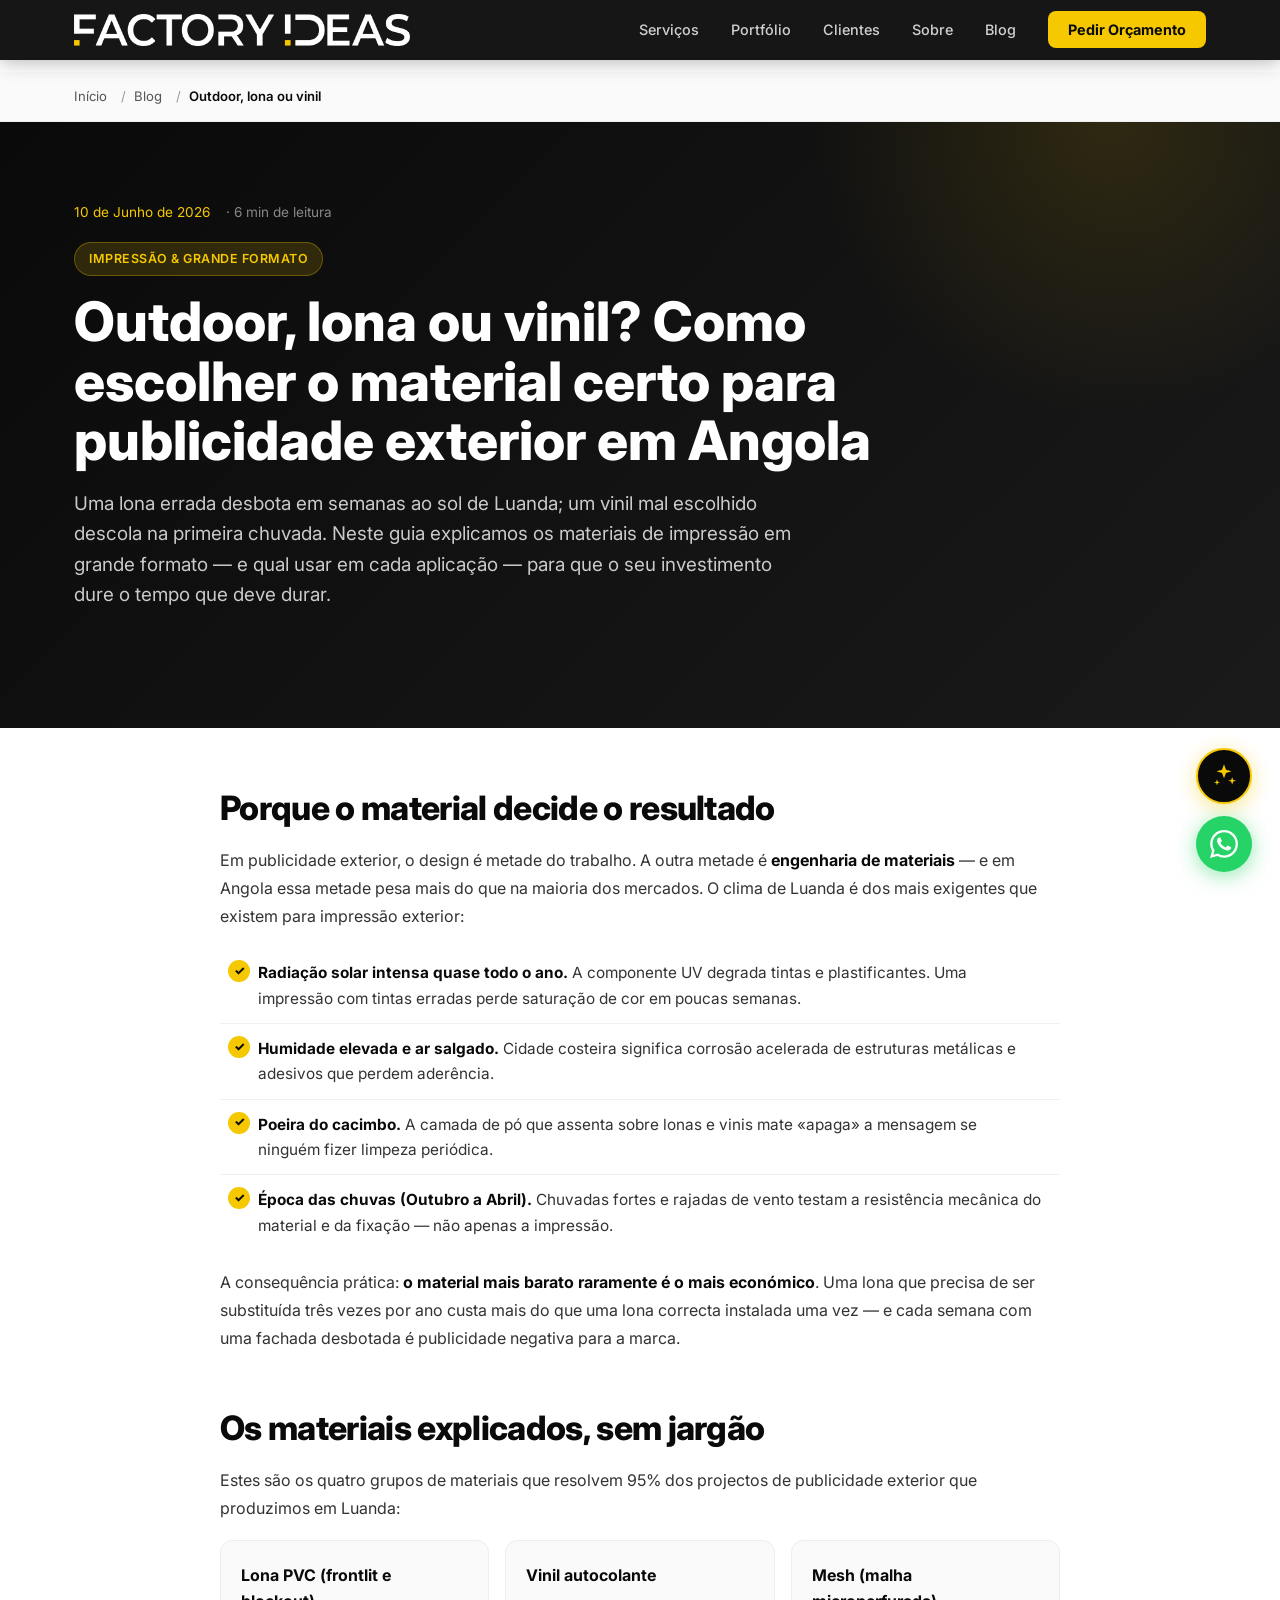
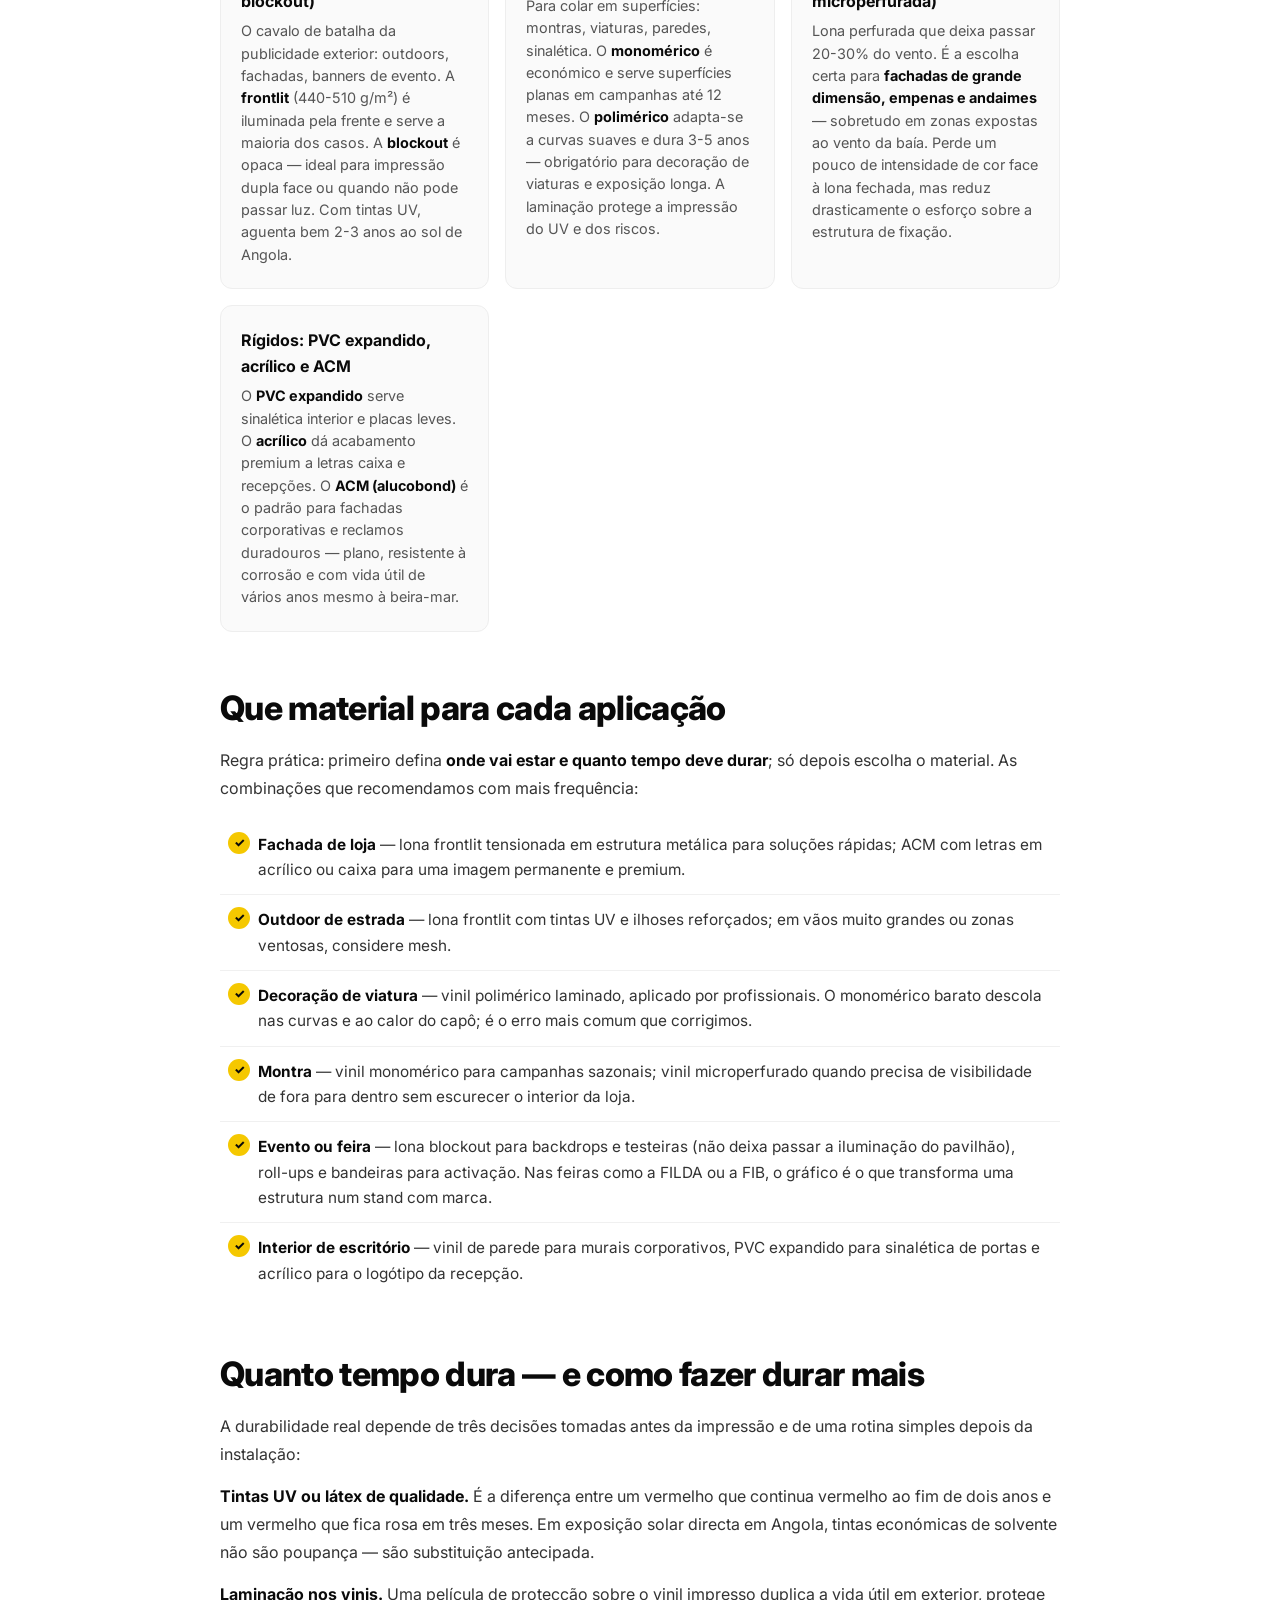
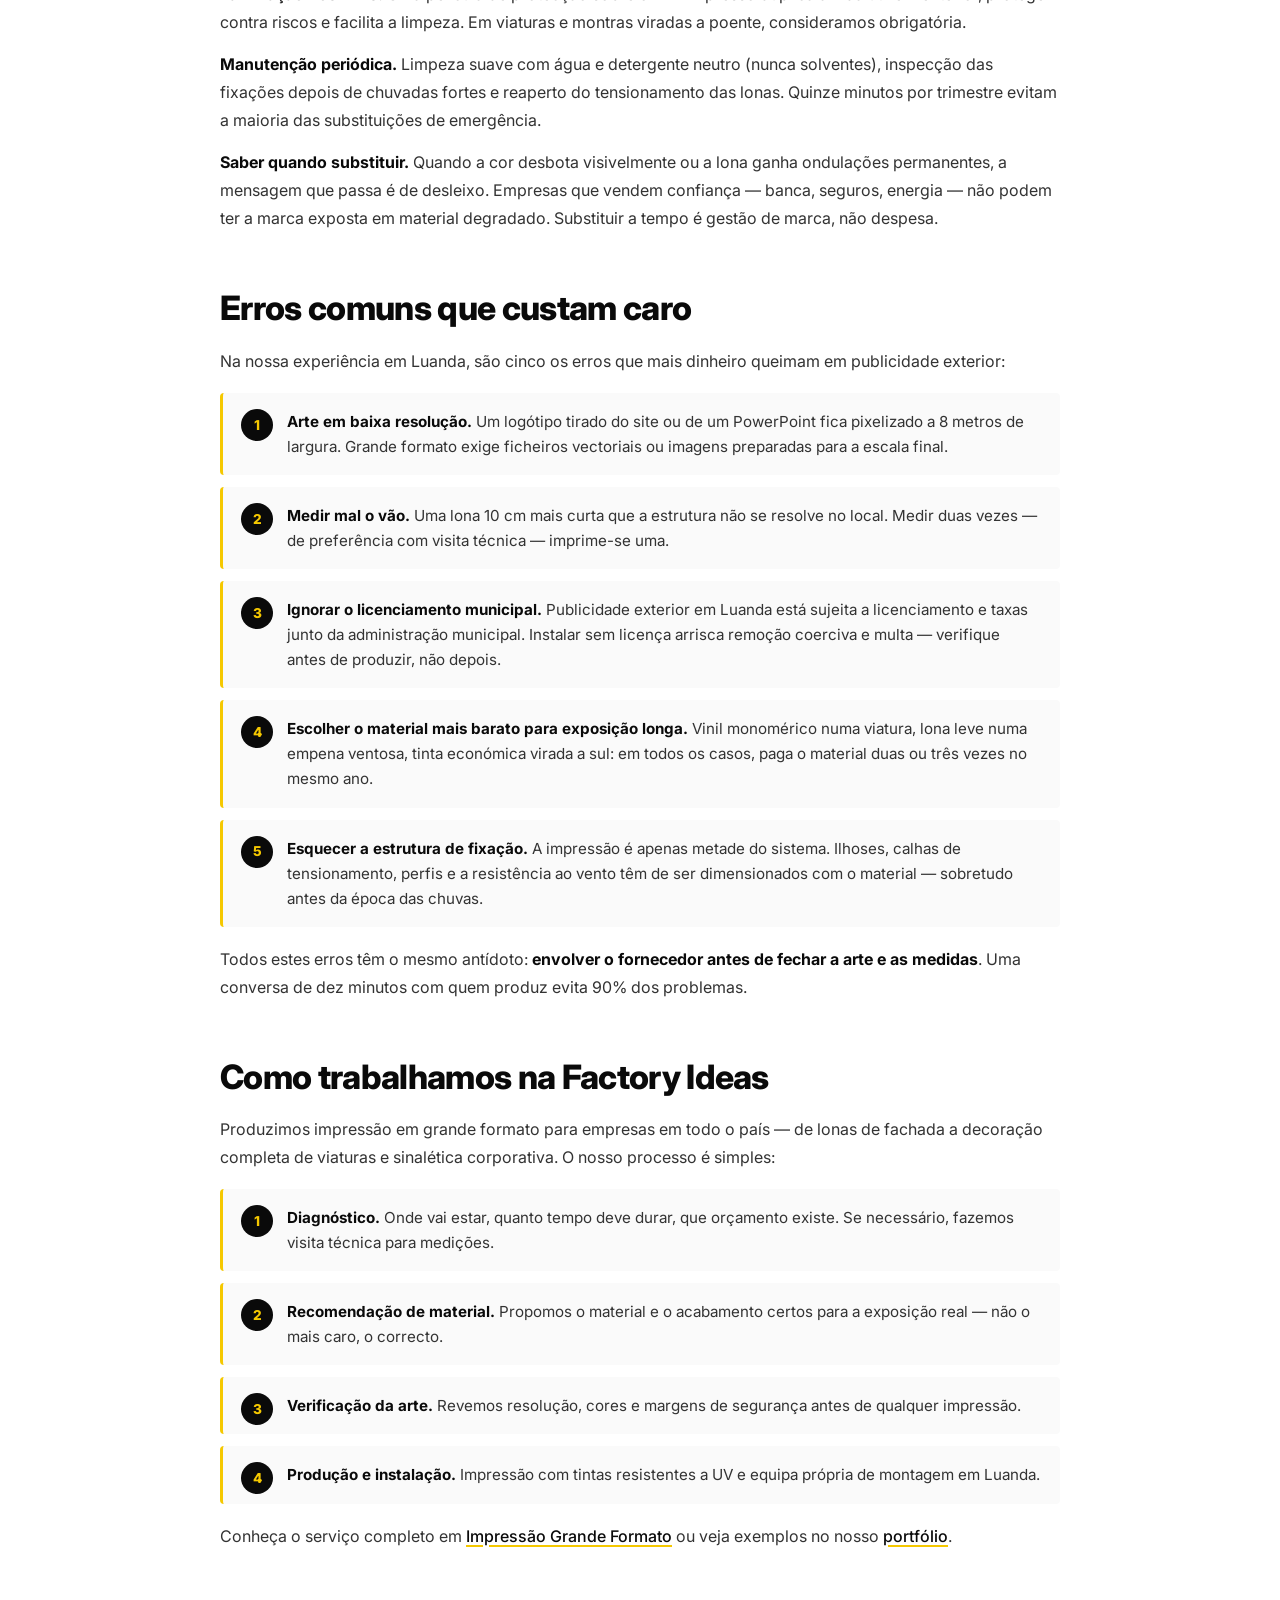
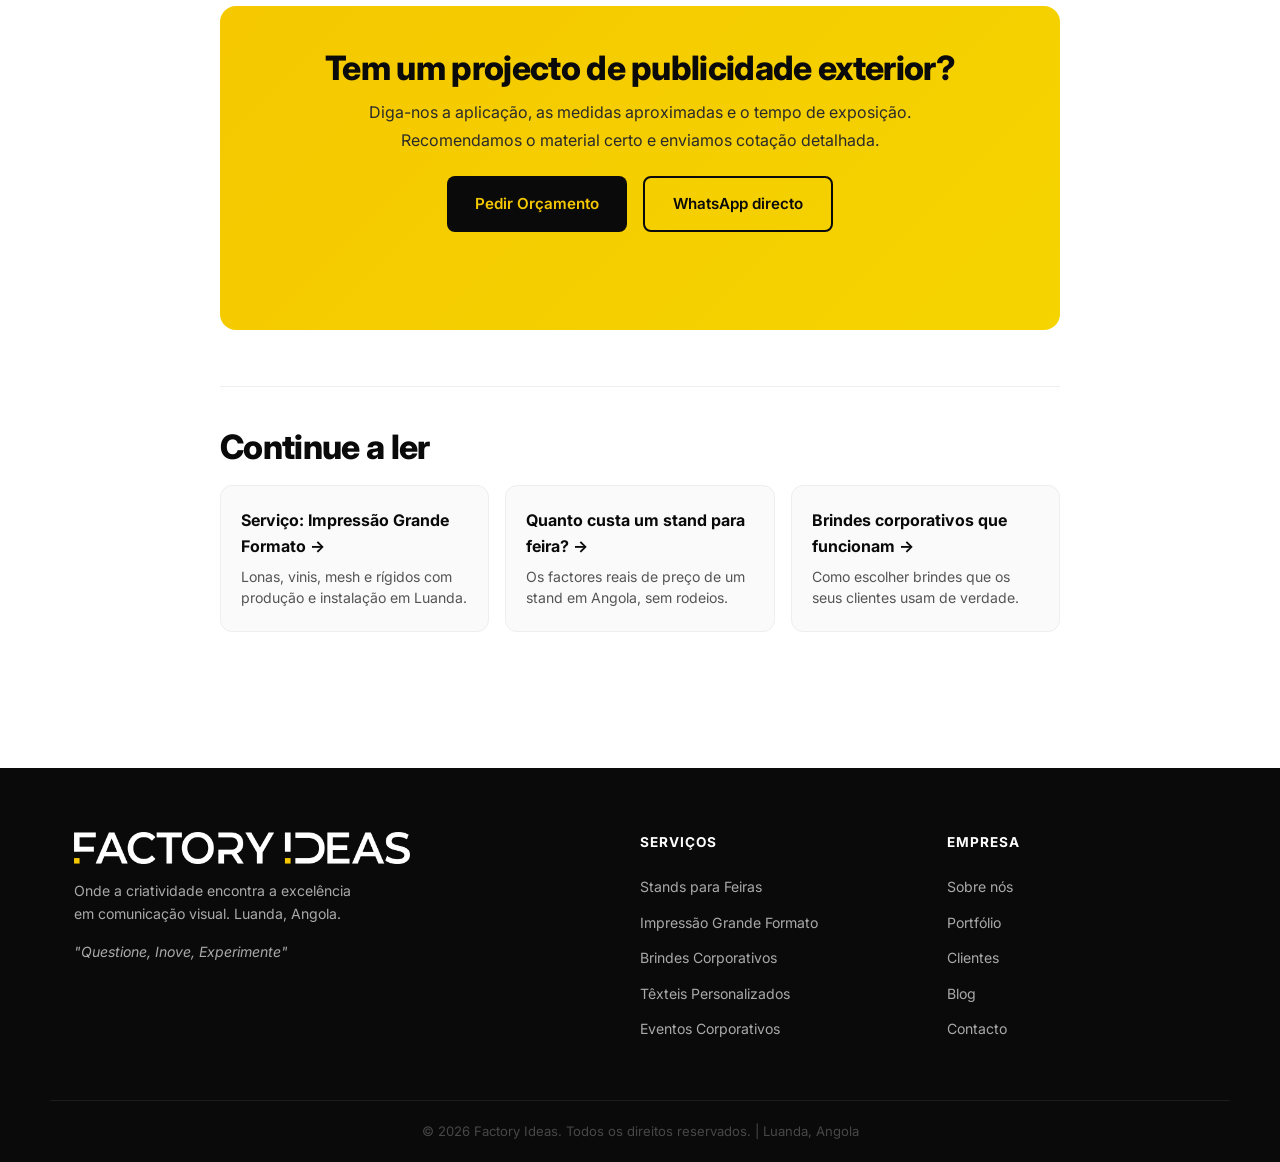
<file: blog/outdoor-lona-vinil-publicidade-exterior-angola/index.html>
<!DOCTYPE html>
<html lang="pt" dir="ltr">
<head>
  <meta charset="UTF-8" />
  <meta name="viewport" content="width=device-width, initial-scale=1.0" />

  <title>Outdoor, lona ou vinil? O material certo para publicidade exterior em Angola | Factory Ideas</title>
  <meta name="description" content="Lona PVC, vinil autocolante, mesh ou placas rígidas? Explicamos como escolher o material certo para publicidade exterior em Angola — sol, humidade e chuvas de Luanda incluídos. Guia prático da Factory Ideas." />
  <meta name="keywords" content="impressão grande formato Luanda, lona publicitária Angola, outdoor Angola, vinil autocolante Luanda, publicidade exterior Angola, banner PVC Luanda, mesh fachada" />
  <meta name="author" content="Factory Ideas" />
  <meta name="robots" content="index, follow, max-image-preview:large" />
  <meta name="theme-color" content="#0A0A0A" />

  <link rel="canonical" href="https://www.factoryideas.ao/blog/outdoor-lona-vinil-publicidade-exterior-angola/" />

  <meta property="og:type" content="article" />
  <meta property="og:title" content="Outdoor, lona ou vinil? Como escolher o material certo em Angola" />
  <meta property="og:description" content="Guia prático para escolher lona, vinil, mesh ou rígidos para publicidade exterior em Angola." />
  <meta property="og:image" content="https://www.factoryideas.ao/images/outdoor-nopea.jpg" />
  <meta property="og:url" content="https://www.factoryideas.ao/blog/outdoor-lona-vinil-publicidade-exterior-angola/" />
  <meta property="og:locale" content="pt_AO" />
  <meta property="article:published_time" content="2026-06-10" />
  <meta property="article:author" content="Factory Ideas" />
  <meta property="article:section" content="Impressão &amp; Grande Formato" />

  <meta name="twitter:card" content="summary_large_image" />
  <meta name="twitter:title" content="Outdoor, lona ou vinil? O material certo em Angola" />
  <meta name="twitter:description" content="Como escolher o material de publicidade exterior que sobrevive ao clima de Luanda." />
  <meta name="twitter:image" content="https://www.factoryideas.ao/images/outdoor-nopea.jpg" />

  <link rel="icon" type="image/svg+xml" href="data:image/svg+xml,%3Csvg xmlns='http://www.w3.org/2000/svg' viewBox='0 0 191.89 185.86'%3E%3Crect width='191.89' height='185.86' fill='%230A0A0A'/%3E%3Cpath fill='%23F5C800' d='M33.05,28.94v56.56h85.92v29.21H33.05v.02H0V0h129.9v28.94H33.05Z'/%3E%3Cpath fill='%23F5C800' d='M158.84,0h33.05v114.72h-33.05V0Z'/%3E%3Crect fill='%23F5C800' y='152.81' width='33.05' height='33.05'/%3E%3Crect fill='%23F5C800' x='158.84' y='152.81' width='33.05' height='33.05'/%3E%3C/svg%3E" />
  <link rel="apple-touch-icon" href="/images/apple-touch-icon.png" />
  <link rel="manifest" href="/manifest.json" />
  <link rel="preconnect" href="https://fonts.googleapis.com" />
  <link rel="preconnect" href="https://fonts.gstatic.com" crossorigin />
  <link href="https://fonts.googleapis.com/css2?family=Inter:wght@300;400;500;600;700;800;900&display=swap" rel="stylesheet" />
  <link rel="stylesheet" href="/style.css?v=20260707" />
  <link rel="stylesheet" href="/page-content.css?v=20260707" />

  <script type="application/ld+json">
  {
    "@context": "https://schema.org",
    "@graph": [
      {
        "@type": "Article",
        "@id": "https://www.factoryideas.ao/blog/outdoor-lona-vinil-publicidade-exterior-angola/#article",
        "headline": "Outdoor, lona ou vinil? Como escolher o material certo para publicidade exterior em Angola",
        "description": "Guia prático para escolher entre lona PVC, vinil autocolante, mesh e materiais rígidos para publicidade exterior em Angola, tendo em conta o sol, a humidade e a época das chuvas de Luanda.",
        "image": "https://www.factoryideas.ao/images/outdoor-nopea.jpg",
        "datePublished": "2026-06-10",
        "dateModified": "2026-06-10",
        "author": {
          "@type": "Organization",
          "name": "Factory Ideas",
          "url": "https://www.factoryideas.ao"
        },
        "publisher": {
          "@type": "Organization",
          "name": "Factory Ideas",
          "logo": {
            "@type": "ImageObject",
            "url": "https://www.factoryideas.ao/images/logo-branco.png"
          }
        },
        "mainEntityOfPage": "https://www.factoryideas.ao/blog/outdoor-lona-vinil-publicidade-exterior-angola/",
        "articleSection": "Impressão & Grande Formato",
        "inLanguage": "pt-AO"
      },
      {
        "@type": "BreadcrumbList",
        "itemListElement": [
          { "@type": "ListItem", "position": 1, "name": "Início", "item": "https://www.factoryideas.ao/" },
          { "@type": "ListItem", "position": 2, "name": "Blog", "item": "https://www.factoryideas.ao/blog/" },
          { "@type": "ListItem", "position": 3, "name": "Outdoor, lona ou vinil", "item": "https://www.factoryideas.ao/blog/outdoor-lona-vinil-publicidade-exterior-angola/" }
        ]
      }
    ]
  }
  </script>
</head>
<body>

  <nav id="navbar">
    <div class="container nav-inner">
      <a href="/" class="logo">
        <img src="/images/logo-branco.png" alt="Factory Ideas" class="logo-img" />
      </a>
      <ul class="nav-links" id="navLinks">
        <li><a href="/#servicos">Serviços</a></li>
        <li><a href="/#portfolio">Portfólio</a></li>
        <li><a href="/#clientes">Clientes</a></li>
        <li><a href="/#sobre">Sobre</a></li>
        <li><a href="/blog/">Blog</a></li>
        <li><a href="/#contacto" class="btn-nav">Pedir Orçamento</a></li>
      </ul>
      <button class="hamburger" id="hamburger" aria-label="Menu" aria-controls="navLinks" aria-expanded="false">
        <span></span><span></span><span></span>
      </button>
    </div>
  </nav>

  <nav class="breadcrumb-nav" aria-label="breadcrumb">
    <div class="container">
      <ol class="breadcrumb">
        <li><a href="/">Início</a></li>
        <li><a href="/blog/">Blog</a></li>
        <li><span aria-current="page">Outdoor, lona ou vinil</span></li>
      </ol>
    </div>
  </nav>

  <header class="page-hero">
    <div class="container">
      <div class="blog-meta">
        <time datetime="2026-06-10">10 de Junho de 2026</time>
        <span class="read-time">· 6 min de leitura</span>
      </div>
      <span class="badge">Impressão &amp; Grande Formato</span>
      <h1>Outdoor, lona ou vinil? Como escolher o material certo para publicidade exterior em Angola</h1>
      <p class="lead">Uma lona errada desbota em semanas ao sol de Luanda; um vinil mal escolhido descola na primeira chuvada. Neste guia explicamos os materiais de impressão em grande formato — e qual usar em cada aplicação — para que o seu investimento dure o tempo que deve durar.</p>
    </div>
  </header>

  <main class="page-content">
    <div class="container narrow">

      <section>
        <h2>Porque o material decide o resultado</h2>
        <p>Em publicidade exterior, o design é metade do trabalho. A outra metade é <strong>engenharia de materiais</strong> — e em Angola essa metade pesa mais do que na maioria dos mercados. O clima de Luanda é dos mais exigentes que existem para impressão exterior:</p>
        <ul class="benefit-list">
          <li><strong>Radiação solar intensa quase todo o ano.</strong> A componente UV degrada tintas e plastificantes. Uma impressão com tintas erradas perde saturação de cor em poucas semanas.</li>
          <li><strong>Humidade elevada e ar salgado.</strong> Cidade costeira significa corrosão acelerada de estruturas metálicas e adesivos que perdem aderência.</li>
          <li><strong>Poeira do cacimbo.</strong> A camada de pó que assenta sobre lonas e vinis mate «apaga» a mensagem se ninguém fizer limpeza periódica.</li>
          <li><strong>Época das chuvas (Outubro a Abril).</strong> Chuvadas fortes e rajadas de vento testam a resistência mecânica do material e da fixação — não apenas a impressão.</li>
        </ul>
        <p>A consequência prática: <strong>o material mais barato raramente é o mais económico</strong>. Uma lona que precisa de ser substituída três vezes por ano custa mais do que uma lona correcta instalada uma vez — e cada semana com uma fachada desbotada é publicidade negativa para a marca.</p>
      </section>

      <section>
        <h2>Os materiais explicados, sem jargão</h2>
        <p>Estes são os quatro grupos de materiais que resolvem 95% dos projectos de publicidade exterior que produzimos em Luanda:</p>
        <div class="cards-grid">
          <div class="info-card">
            <h3>Lona PVC (frontlit e blockout)</h3>
            <p>O cavalo de batalha da publicidade exterior: outdoors, fachadas, banners de evento. A <strong>frontlit</strong> (440-510 g/m²) é iluminada pela frente e serve a maioria dos casos. A <strong>blockout</strong> é opaca — ideal para impressão dupla face ou quando não pode passar luz. Com tintas UV, aguenta bem 2-3 anos ao sol de Angola.</p>
          </div>
          <div class="info-card">
            <h3>Vinil autocolante</h3>
            <p>Para colar em superfícies: montras, viaturas, paredes, sinalética. O <strong>monomérico</strong> é económico e serve superfícies planas em campanhas até 12 meses. O <strong>polimérico</strong> adapta-se a curvas suaves e dura 3-5 anos — obrigatório para decoração de viaturas e exposição longa. A laminação protege a impressão do UV e dos riscos.</p>
          </div>
          <div class="info-card">
            <h3>Mesh (malha microperfurada)</h3>
            <p>Lona perfurada que deixa passar 20-30% do vento. É a escolha certa para <strong>fachadas de grande dimensão, empenas e andaimes</strong> — sobretudo em zonas expostas ao vento da baía. Perde um pouco de intensidade de cor face à lona fechada, mas reduz drasticamente o esforço sobre a estrutura de fixação.</p>
          </div>
          <div class="info-card">
            <h3>Rígidos: PVC expandido, acrílico e ACM</h3>
            <p>O <strong>PVC expandido</strong> serve sinalética interior e placas leves. O <strong>acrílico</strong> dá acabamento premium a letras caixa e recepções. O <strong>ACM (alucobond)</strong> é o padrão para fachadas corporativas e reclamos duradouros — plano, resistente à corrosão e com vida útil de vários anos mesmo à beira-mar.</p>
          </div>
        </div>
      </section>

      <section>
        <h2>Que material para cada aplicação</h2>
        <p>Regra prática: primeiro defina <strong>onde vai estar e quanto tempo deve durar</strong>; só depois escolha o material. As combinações que recomendamos com mais frequência:</p>
        <ul class="benefit-list">
          <li><strong>Fachada de loja</strong> — lona frontlit tensionada em estrutura metálica para soluções rápidas; ACM com letras em acrílico ou caixa para uma imagem permanente e premium.</li>
          <li><strong>Outdoor de estrada</strong> — lona frontlit com tintas UV e ilhoses reforçados; em vãos muito grandes ou zonas ventosas, considere mesh.</li>
          <li><strong>Decoração de viatura</strong> — vinil polimérico laminado, aplicado por profissionais. O monomérico barato descola nas curvas e ao calor do capô; é o erro mais comum que corrigimos.</li>
          <li><strong>Montra</strong> — vinil monomérico para campanhas sazonais; vinil microperfurado quando precisa de visibilidade de fora para dentro sem escurecer o interior da loja.</li>
          <li><strong>Evento ou feira</strong> — lona blockout para backdrops e testeiras (não deixa passar a iluminação do pavilhão), roll-ups e bandeiras para activação. Nas feiras como a FILDA ou a FIB, o gráfico é o que transforma uma estrutura num stand com marca.</li>
          <li><strong>Interior de escritório</strong> — vinil de parede para murais corporativos, PVC expandido para sinalética de portas e acrílico para o logótipo da recepção.</li>
        </ul>
      </section>

      <section>
        <h2>Quanto tempo dura — e como fazer durar mais</h2>
        <p>A durabilidade real depende de três decisões tomadas antes da impressão e de uma rotina simples depois da instalação:</p>
        <p><strong>Tintas UV ou látex de qualidade.</strong> É a diferença entre um vermelho que continua vermelho ao fim de dois anos e um vermelho que fica rosa em três meses. Em exposição solar directa em Angola, tintas económicas de solvente não são poupança — são substituição antecipada.</p>
        <p><strong>Laminação nos vinis.</strong> Uma película de protecção sobre o vinil impresso duplica a vida útil em exterior, protege contra riscos e facilita a limpeza. Em viaturas e montras viradas a poente, consideramos obrigatória.</p>
        <p><strong>Manutenção periódica.</strong> Limpeza suave com água e detergente neutro (nunca solventes), inspecção das fixações depois de chuvadas fortes e reaperto do tensionamento das lonas. Quinze minutos por trimestre evitam a maioria das substituições de emergência.</p>
        <p><strong>Saber quando substituir.</strong> Quando a cor desbota visivelmente ou a lona ganha ondulações permanentes, a mensagem que passa é de desleixo. Empresas que vendem confiança — banca, seguros, energia — não podem ter a marca exposta em material degradado. Substituir a tempo é gestão de marca, não despesa.</p>
      </section>

      <section>
        <h2>Erros comuns que custam caro</h2>
        <p>Na nossa experiência em Luanda, são cinco os erros que mais dinheiro queimam em publicidade exterior:</p>
        <ol class="process-list">
          <li><strong>Arte em baixa resolução.</strong> Um logótipo tirado do site ou de um PowerPoint fica pixelizado a 8 metros de largura. Grande formato exige ficheiros vectoriais ou imagens preparadas para a escala final.</li>
          <li><strong>Medir mal o vão.</strong> Uma lona 10 cm mais curta que a estrutura não se resolve no local. Medir duas vezes — de preferência com visita técnica — imprime-se uma.</li>
          <li><strong>Ignorar o licenciamento municipal.</strong> Publicidade exterior em Luanda está sujeita a licenciamento e taxas junto da administração municipal. Instalar sem licença arrisca remoção coerciva e multa — verifique antes de produzir, não depois.</li>
          <li><strong>Escolher o material mais barato para exposição longa.</strong> Vinil monomérico numa viatura, lona leve numa empena ventosa, tinta económica virada a sul: em todos os casos, paga o material duas ou três vezes no mesmo ano.</li>
          <li><strong>Esquecer a estrutura de fixação.</strong> A impressão é apenas metade do sistema. Ilhoses, calhas de tensionamento, perfis e a resistência ao vento têm de ser dimensionados com o material — sobretudo antes da época das chuvas.</li>
        </ol>
        <p>Todos estes erros têm o mesmo antídoto: <strong>envolver o fornecedor antes de fechar a arte e as medidas</strong>. Uma conversa de dez minutos com quem produz evita 90% dos problemas.</p>
      </section>

      <section>
        <h2>Como trabalhamos na Factory Ideas</h2>
        <p>Produzimos impressão em grande formato para empresas em todo o país — de lonas de fachada a decoração completa de viaturas e sinalética corporativa. O nosso processo é simples:</p>
        <ol class="process-list">
          <li><strong>Diagnóstico.</strong> Onde vai estar, quanto tempo deve durar, que orçamento existe. Se necessário, fazemos visita técnica para medições.</li>
          <li><strong>Recomendação de material.</strong> Propomos o material e o acabamento certos para a exposição real — não o mais caro, o correcto.</li>
          <li><strong>Verificação da arte.</strong> Revemos resolução, cores e margens de segurança antes de qualquer impressão.</li>
          <li><strong>Produção e instalação.</strong> Impressão com tintas resistentes a UV e equipa própria de montagem em Luanda.</li>
        </ol>
        <p>Conheça o serviço completo em <a href="/impressao-grande-formato/">Impressão Grande Formato</a> ou veja exemplos no nosso <a href="/#portfolio">portfólio</a>.</p>
      </section>

      <section class="cta-block">
        <h2>Tem um projecto de publicidade exterior?</h2>
        <p>Diga-nos a aplicação, as medidas aproximadas e o tempo de exposição. Recomendamos o material certo e enviamos cotação detalhada.</p>
        <div class="hero-btns">
          <a href="/#contacto" class="btn btn-primary">Pedir Orçamento</a>
          <a href="https://wa.me/244923012946?text=Olá!%20Quero%20orçamento%20de%20impressão%20em%20grande%20formato." target="_blank" class="btn btn-outline">WhatsApp directo</a>
        </div>
      </section>

      <section class="related-block">
        <h2>Continue a ler</h2>
        <div class="cards-grid">
          <a class="related-card" href="/impressao-grande-formato/">
            <h3>Serviço: Impressão Grande Formato →</h3>
            <p>Lonas, vinis, mesh e rígidos com produção e instalação em Luanda.</p>
          </a>
          <a class="related-card" href="/blog/quanto-custa-stand-feira-angola/">
            <h3>Quanto custa um stand para feira? →</h3>
            <p>Os factores reais de preço de um stand em Angola, sem rodeios.</p>
          </a>
          <a class="related-card" href="/blog/brindes-corporativos-que-funcionam-angola/">
            <h3>Brindes corporativos que funcionam →</h3>
            <p>Como escolher brindes que os seus clientes usam de verdade.</p>
          </a>
        </div>
      </section>

    </div>
  </main>

  <footer class="footer">
    <div class="container footer-inner">
      <div class="footer-brand">
        <a href="/" class="logo">
          <img src="/images/logo-branco.png" alt="Factory Ideas" class="logo-img" />
        </a>
        <p>Onde a criatividade encontra a excelência em comunicação visual. Luanda, Angola.</p>
        <p class="footer-slogan"><em>"Questione, Inove, Experimente"</em></p>
      </div>
      <div class="footer-links">
        <h4>Serviços</h4>
        <ul>
          <li><a href="/stands-feiras/">Stands para Feiras</a></li>
          <li><a href="/impressao-grande-formato/">Impressão Grande Formato</a></li>
          <li><a href="/brindes-corporativos/">Brindes Corporativos</a></li>
          <li><a href="/#servicos">Têxteis Personalizados</a></li>
          <li><a href="/#servicos">Eventos Corporativos</a></li>
        </ul>
      </div>
      <div class="footer-links">
        <h4>Empresa</h4>
        <ul>
          <li><a href="/#sobre">Sobre nós</a></li>
          <li><a href="/#portfolio">Portfólio</a></li>
          <li><a href="/#clientes">Clientes</a></li>
          <li><a href="/blog/">Blog</a></li>
          <li><a href="/#contacto">Contacto</a></li>
        </ul>
      </div>
    </div>
    <div class="footer-bottom">
      <div class="container">
        <p>© <span id="year"></span> Factory Ideas. Todos os direitos reservados. | Luanda, Angola</p>
      </div>
    </div>
  </footer>

  <a href="https://wa.me/244923012946" target="_blank" class="whatsapp-float" aria-label="WhatsApp">
    <svg width="28" height="28" viewBox="0 0 24 24" fill="white"><path d="M17.472 14.382c-.297-.149-1.758-.867-2.03-.967-.273-.099-.471-.148-.67.15-.197.297-.767.966-.94 1.164-.173.199-.347.223-.644.075-.297-.15-1.255-.463-2.39-1.475-.883-.788-1.48-1.761-1.653-2.059-.173-.297-.018-.458.13-.606.134-.133.298-.347.446-.52.149-.174.198-.298.298-.497.099-.198.05-.371-.025-.52-.075-.149-.669-1.612-.916-2.207-.242-.579-.487-.5-.669-.51-.173-.008-.371-.01-.57-.01-.198 0-.52.074-.792.372-.272.297-1.04 1.016-1.04 2.479 0 1.462 1.065 2.875 1.213 3.074.149.198 2.096 3.2 5.077 4.487.709.306 1.262.489 1.694.625.712.227 1.36.195 1.871.118.571-.085 1.758-.719 2.006-1.413.248-.694.248-1.289.173-1.413-.074-.124-.272-.198-.57-.347m-5.421 7.403h-.004a9.87 9.87 0 01-5.031-1.378l-.361-.214-3.741.982.998-3.648-.235-.374a9.86 9.86 0 01-1.51-5.26c.001-5.45 4.436-9.884 9.888-9.884 2.64 0 5.122 1.03 6.988 2.898a9.825 9.825 0 012.893 6.994c-.003 5.45-4.437 9.884-9.885 9.884m8.413-18.297A11.815 11.815 0 0012.05 0C5.495 0 .16 5.335.157 11.892c0 2.096.547 4.142 1.588 5.945L.057 24l6.305-1.654a11.882 11.882 0 005.683 1.448h.005c6.554 0 11.89-5.335 11.893-11.893a11.821 11.821 0 00-3.48-8.413z"/></svg>
  </a>

  <script>
  (function () {
    var nav = document.getElementById('navbar');
    if (nav) nav.classList.add('scrolled'); // subpáginas assentam em fundo claro — navbar sempre sólida
    var b = document.getElementById('hamburger'), l = document.getElementById('navLinks');
    if (b && l) {
      b.addEventListener('click', function () {
        var aberto = l.classList.toggle('open');
        b.setAttribute('aria-expanded', aberto);
        document.body.style.overflow = aberto ? 'hidden' : '';
      });
      l.addEventListener('click', function (e) {
        if (e.target.closest('a')) { l.classList.remove('open'); b.setAttribute('aria-expanded', 'false'); document.body.style.overflow = ''; }
      });
      document.addEventListener('keydown', function (e) {
        if (e.key === 'Escape' && l.classList.contains('open')) { l.classList.remove('open'); b.setAttribute('aria-expanded', 'false'); document.body.style.overflow = ''; }
      });
    }
    var y = document.getElementById('year');
    if (y) y.textContent = new Date().getFullYear();
  })();
  </script>
  <script src="/factory-ai-widget.js?v=1" defer></script>
</body>
</html>
</file>
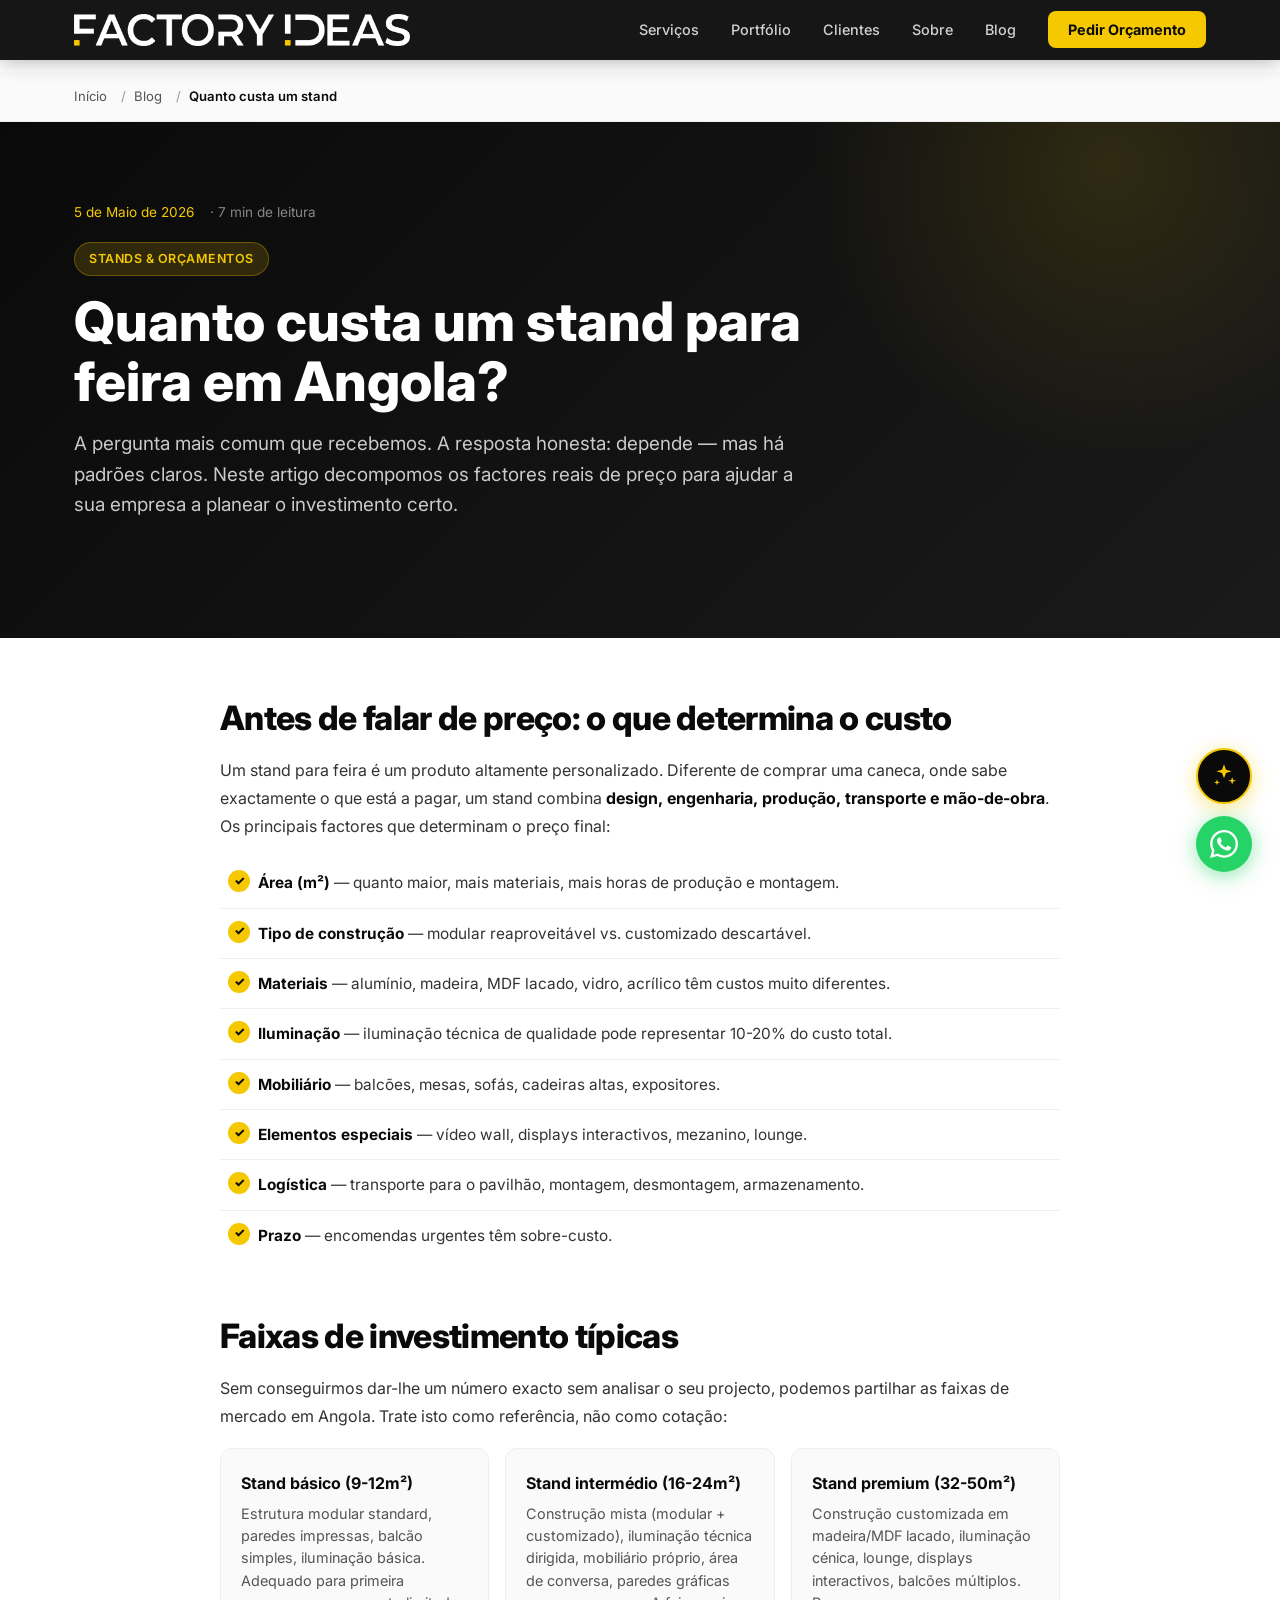
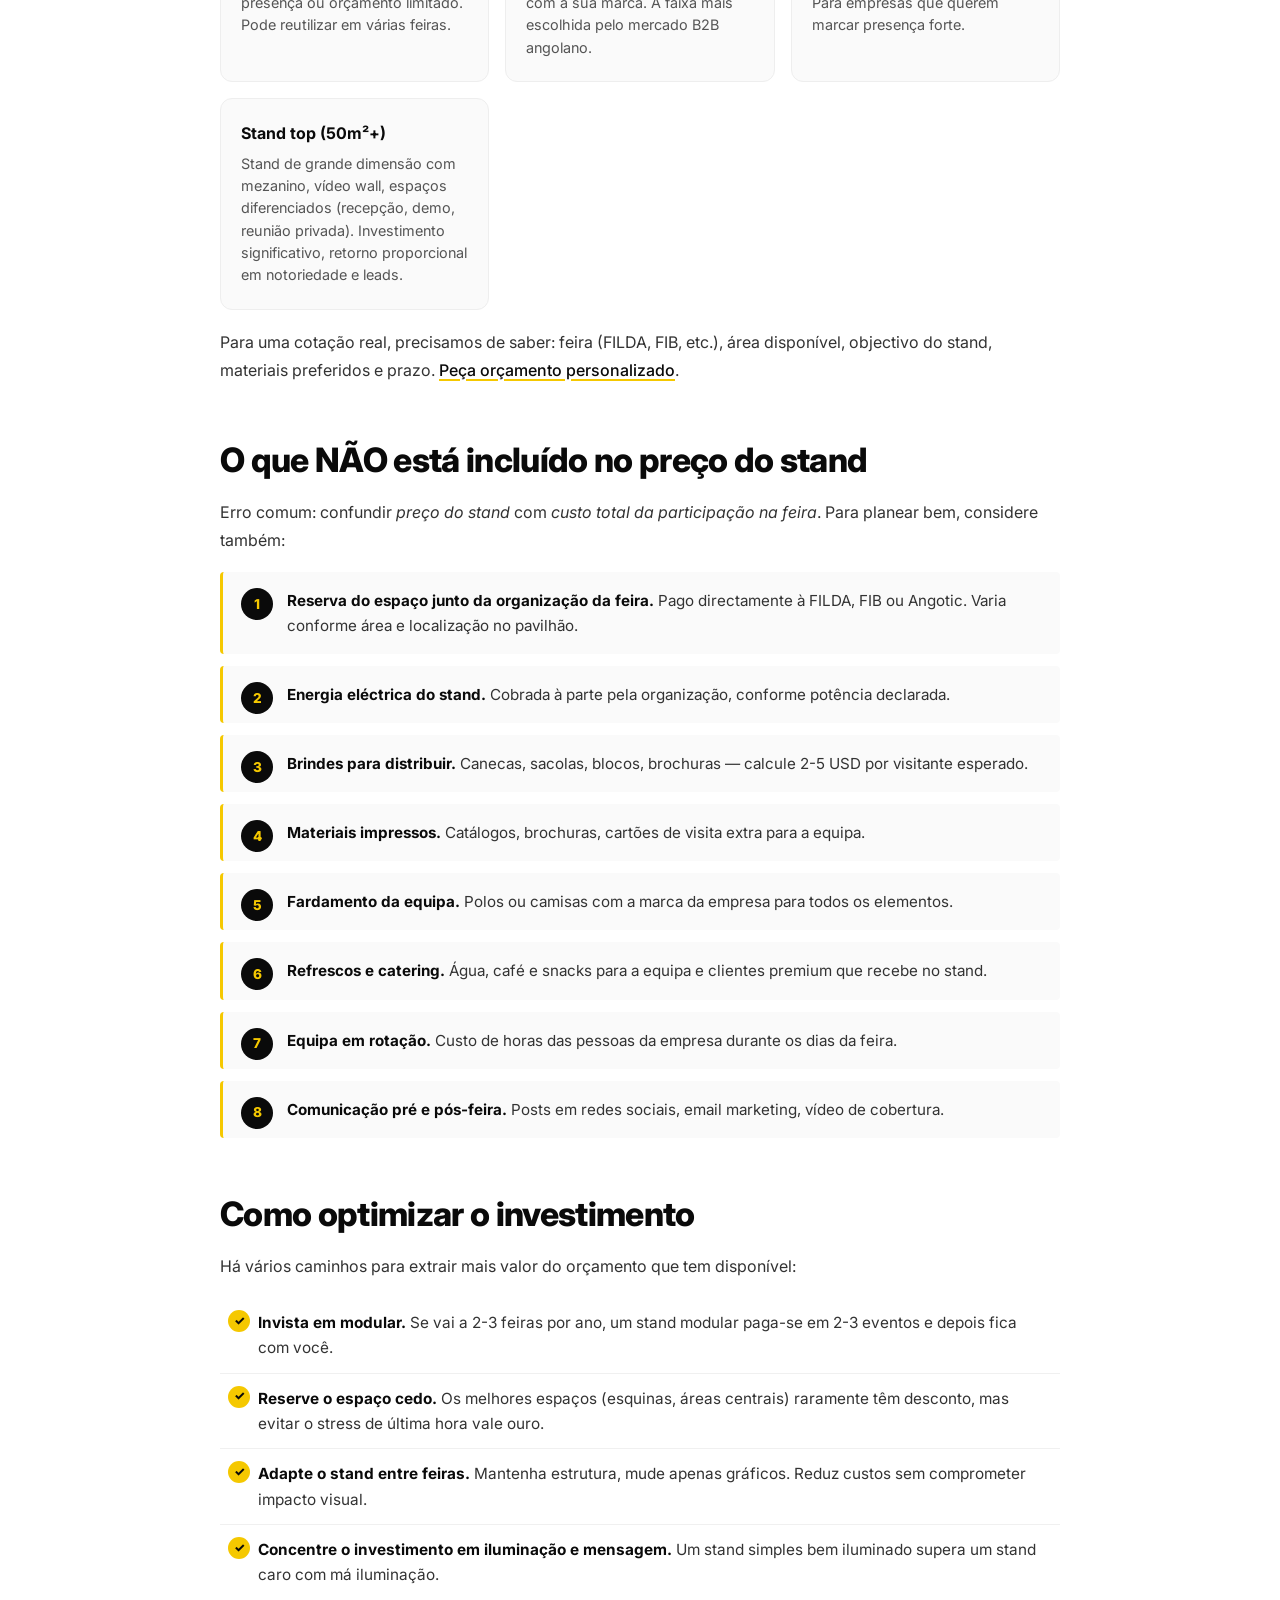
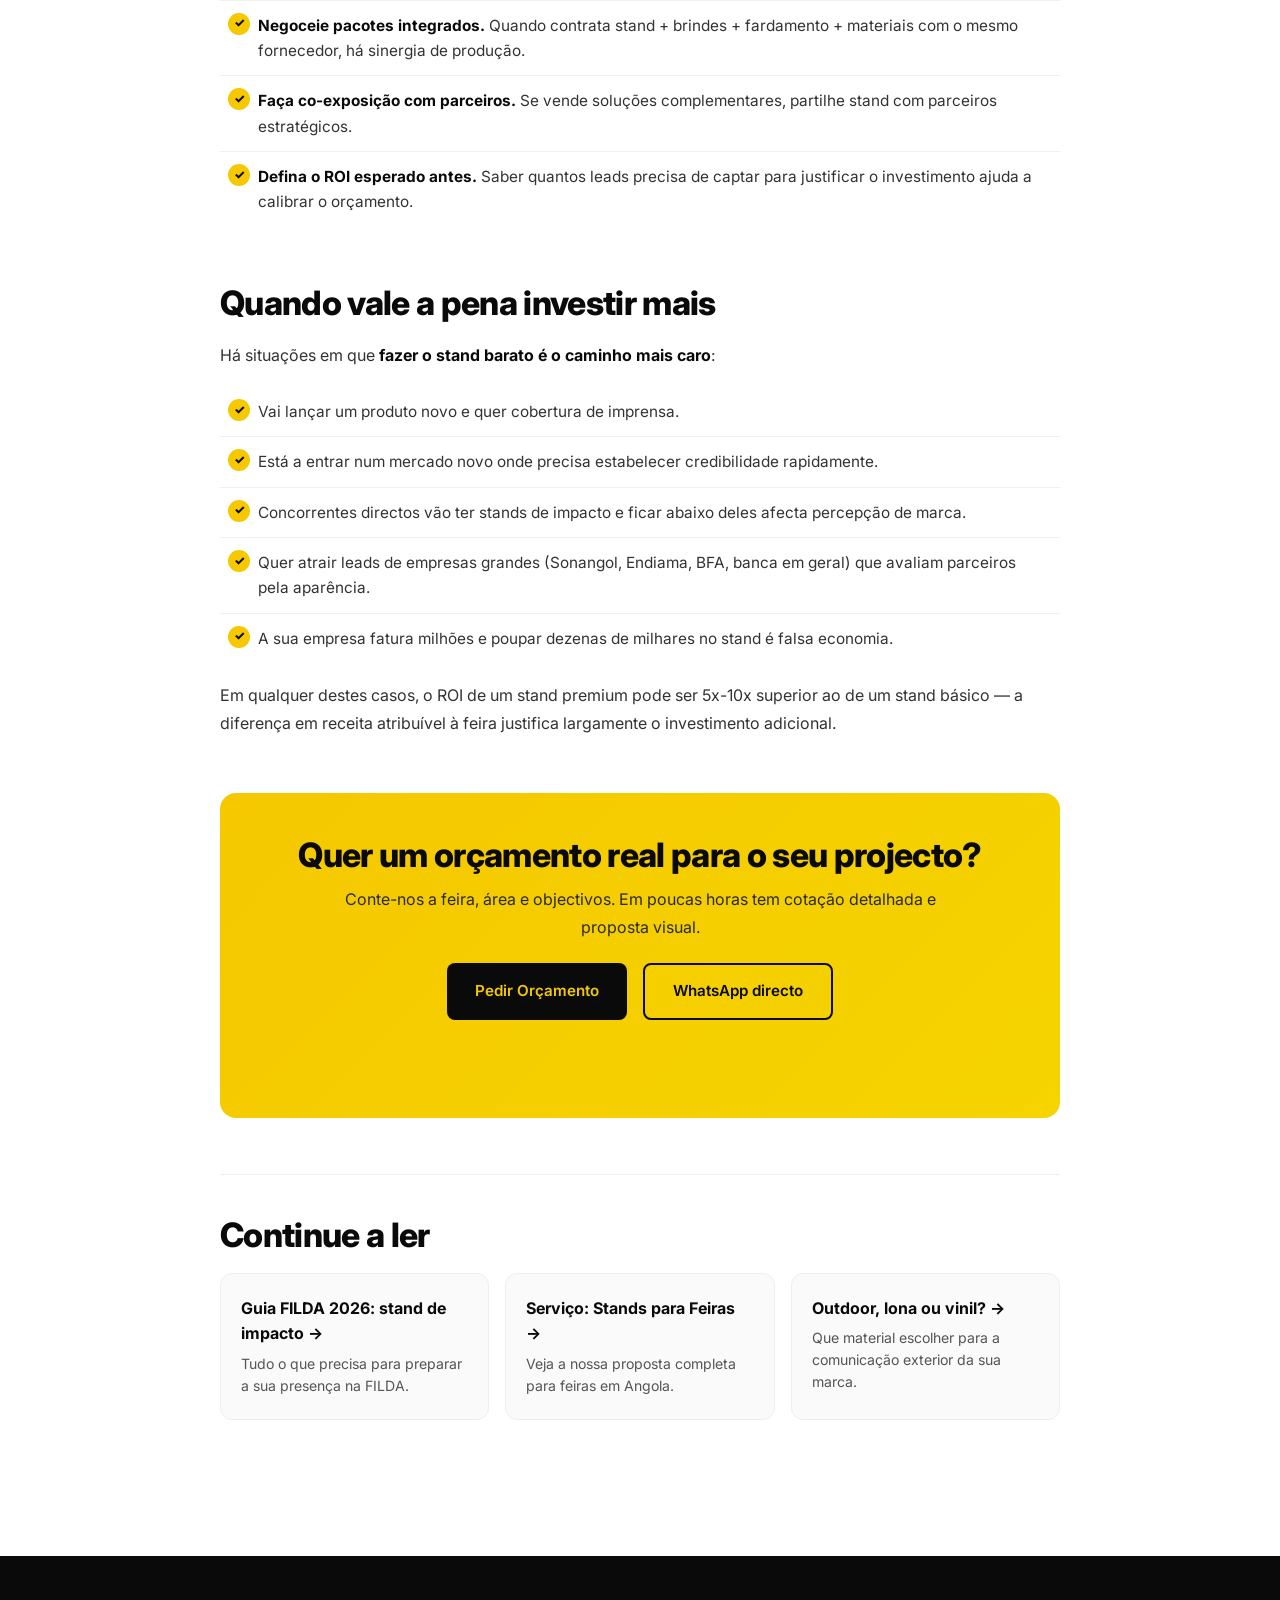
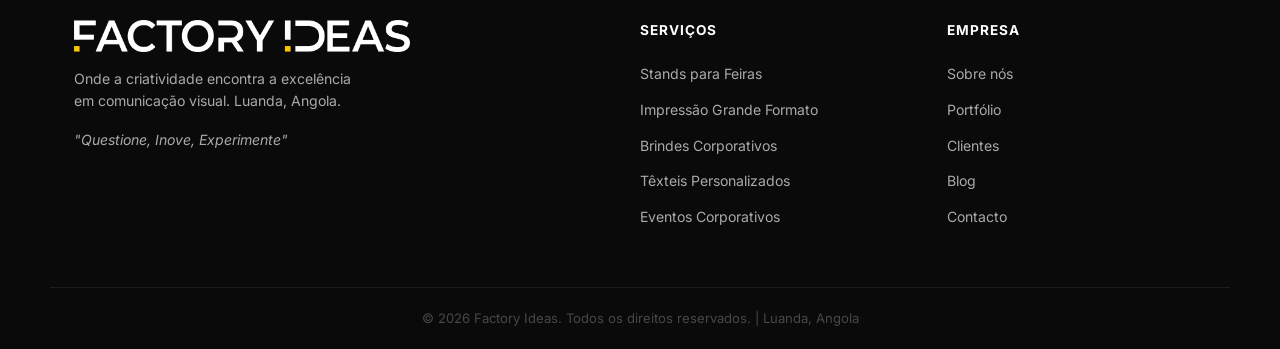
<file: blog/quanto-custa-stand-feira-angola/index.html>
<!DOCTYPE html>
<html lang="pt" dir="ltr">
<head>
  <meta charset="UTF-8" />
  <meta name="viewport" content="width=device-width, initial-scale=1.0" />

  <title>Quanto custa um stand para feira em Angola? Guia 2026 | Factory Ideas</title>
  <meta name="description" content="Quanto custa um stand para feira em Angola em 2026? Decompomos os factores que determinam o preço — área, materiais, montagem, prazos. Guia honesto da Factory Ideas para empresas em Luanda." />
  <meta name="keywords" content="preço stand FILDA, quanto custa stand feira, custo stand Angola, orçamento stand Luanda, preço montagem stand, stand feira Angola preço, expor FILDA custo" />
  <meta name="author" content="Factory Ideas" />
  <meta name="robots" content="index, follow, max-image-preview:large" />
  <meta name="theme-color" content="#0A0A0A" />

  <link rel="canonical" href="https://www.factoryideas.ao/blog/quanto-custa-stand-feira-angola/" />

  <meta property="og:type" content="article" />
  <meta property="og:title" content="Quanto custa um stand para feira em Angola? Guia 2026" />
  <meta property="og:description" content="Decompomos os factores que determinam o preço de um stand em Angola." />
  <meta property="og:image" content="https://www.factoryideas.ao/images/stand-sika-summit.jpg" />
  <meta property="og:url" content="https://www.factoryideas.ao/blog/quanto-custa-stand-feira-angola/" />
  <meta property="og:locale" content="pt_AO" />
  <meta property="article:published_time" content="2026-05-05" />
  <meta property="article:author" content="Factory Ideas" />
  <meta property="article:section" content="Stands & Orçamentos" />

  <meta name="twitter:card" content="summary_large_image" />
  <meta name="twitter:title" content="Quanto custa um stand para feira em Angola?" />
  <meta name="twitter:description" content="Guia honesto sobre preços de stands em Luanda." />
  <meta name="twitter:image" content="https://www.factoryideas.ao/images/stand-sika-summit.jpg" />

  <link rel="icon" type="image/svg+xml" href="data:image/svg+xml,%3Csvg xmlns='http://www.w3.org/2000/svg' viewBox='0 0 191.89 185.86'%3E%3Crect width='191.89' height='185.86' fill='%230A0A0A'/%3E%3Cpath fill='%23F5C800' d='M33.05,28.94v56.56h85.92v29.21H33.05v.02H0V0h129.9v28.94H33.05Z'/%3E%3Cpath fill='%23F5C800' d='M158.84,0h33.05v114.72h-33.05V0Z'/%3E%3Crect fill='%23F5C800' y='152.81' width='33.05' height='33.05'/%3E%3Crect fill='%23F5C800' x='158.84' y='152.81' width='33.05' height='33.05'/%3E%3C/svg%3E" />
  <link rel="apple-touch-icon" href="/images/apple-touch-icon.png" />
  <link rel="manifest" href="/manifest.json" />
  <link rel="preconnect" href="https://fonts.googleapis.com" />
  <link rel="preconnect" href="https://fonts.gstatic.com" crossorigin />
  <link href="https://fonts.googleapis.com/css2?family=Inter:wght@300;400;500;600;700;800;900&display=swap" rel="stylesheet" />
  <link rel="stylesheet" href="/style.css?v=20260707" />
  <link rel="stylesheet" href="/page-content.css?v=20260707" />

  <script type="application/ld+json">
  {
    "@context": "https://schema.org",
    "@graph": [
      {
        "@type": "Article",
        "@id": "https://www.factoryideas.ao/blog/quanto-custa-stand-feira-angola/#article",
        "headline": "Quanto custa um stand para feira em Angola: prazos, materiais e o que escolher",
        "description": "Decompomos os factores que determinam o preço de um stand para feira em Angola, com referências e dicas para optimizar o investimento.",
        "image": "https://www.factoryideas.ao/images/stand-sika-summit.jpg",
        "datePublished": "2026-05-05",
        "dateModified": "2026-05-05",
        "author": {
          "@type": "Organization",
          "name": "Factory Ideas",
          "url": "https://www.factoryideas.ao"
        },
        "publisher": {
          "@type": "Organization",
          "name": "Factory Ideas",
          "logo": {
            "@type": "ImageObject",
            "url": "https://www.factoryideas.ao/images/logo-branco.png"
          }
        },
        "mainEntityOfPage": "https://www.factoryideas.ao/blog/quanto-custa-stand-feira-angola/",
        "articleSection": "Stands & Orçamentos",
        "inLanguage": "pt-AO"
      },
      {
        "@type": "BreadcrumbList",
        "itemListElement": [
          { "@type": "ListItem", "position": 1, "name": "Início", "item": "https://www.factoryideas.ao/" },
          { "@type": "ListItem", "position": 2, "name": "Blog", "item": "https://www.factoryideas.ao/blog/" },
          { "@type": "ListItem", "position": 3, "name": "Quanto custa stand feira", "item": "https://www.factoryideas.ao/blog/quanto-custa-stand-feira-angola/" }
        ]
      }
    ]
  }
  </script>
</head>
<body>

  <nav id="navbar">
    <div class="container nav-inner">
      <a href="/" class="logo">
        <img src="/images/logo-branco.png" alt="Factory Ideas" class="logo-img" />
      </a>
      <ul class="nav-links" id="navLinks">
        <li><a href="/#servicos">Serviços</a></li>
        <li><a href="/#portfolio">Portfólio</a></li>
        <li><a href="/#clientes">Clientes</a></li>
        <li><a href="/#sobre">Sobre</a></li>
        <li><a href="/blog/">Blog</a></li>
        <li><a href="/#contacto" class="btn-nav">Pedir Orçamento</a></li>
      </ul>
      <button class="hamburger" id="hamburger" aria-label="Menu" aria-controls="navLinks" aria-expanded="false">
        <span></span><span></span><span></span>
      </button>
    </div>
  </nav>

  <nav class="breadcrumb-nav" aria-label="breadcrumb">
    <div class="container">
      <ol class="breadcrumb">
        <li><a href="/">Início</a></li>
        <li><a href="/blog/">Blog</a></li>
        <li><span aria-current="page">Quanto custa um stand</span></li>
      </ol>
    </div>
  </nav>

  <header class="page-hero">
    <div class="container">
      <div class="blog-meta">
        <time datetime="2026-05-05">5 de Maio de 2026</time>
        <span class="read-time">· 7 min de leitura</span>
      </div>
      <span class="badge">Stands &amp; Orçamentos</span>
      <h1>Quanto custa um stand para feira em Angola?</h1>
      <p class="lead">A pergunta mais comum que recebemos. A resposta honesta: depende — mas há padrões claros. Neste artigo decompomos os factores reais de preço para ajudar a sua empresa a planear o investimento certo.</p>
    </div>
  </header>

  <main class="page-content">
    <div class="container narrow">

      <section>
        <h2>Antes de falar de preço: o que determina o custo</h2>
        <p>Um stand para feira é um produto altamente personalizado. Diferente de comprar uma caneca, onde sabe exactamente o que está a pagar, um stand combina <strong>design, engenharia, produção, transporte e mão-de-obra</strong>. Os principais factores que determinam o preço final:</p>
        <ul class="benefit-list">
          <li><strong>Área (m²)</strong> — quanto maior, mais materiais, mais horas de produção e montagem.</li>
          <li><strong>Tipo de construção</strong> — modular reaproveitável vs. customizado descartável.</li>
          <li><strong>Materiais</strong> — alumínio, madeira, MDF lacado, vidro, acrílico têm custos muito diferentes.</li>
          <li><strong>Iluminação</strong> — iluminação técnica de qualidade pode representar 10-20% do custo total.</li>
          <li><strong>Mobiliário</strong> — balcões, mesas, sofás, cadeiras altas, expositores.</li>
          <li><strong>Elementos especiais</strong> — vídeo wall, displays interactivos, mezanino, lounge.</li>
          <li><strong>Logística</strong> — transporte para o pavilhão, montagem, desmontagem, armazenamento.</li>
          <li><strong>Prazo</strong> — encomendas urgentes têm sobre-custo.</li>
        </ul>
      </section>

      <section>
        <h2>Faixas de investimento típicas</h2>
        <p>Sem conseguirmos dar-lhe um número exacto sem analisar o seu projecto, podemos partilhar as faixas de mercado em Angola. Trate isto como referência, não como cotação:</p>
        <div class="cards-grid">
          <div class="info-card">
            <h3>Stand básico (9-12m²)</h3>
            <p>Estrutura modular standard, paredes impressas, balcão simples, iluminação básica. Adequado para primeira presença ou orçamento limitado. Pode reutilizar em várias feiras.</p>
          </div>
          <div class="info-card">
            <h3>Stand intermédio (16-24m²)</h3>
            <p>Construção mista (modular + customizado), iluminação técnica dirigida, mobiliário próprio, área de conversa, paredes gráficas com a sua marca. A faixa mais escolhida pelo mercado B2B angolano.</p>
          </div>
          <div class="info-card">
            <h3>Stand premium (32-50m²)</h3>
            <p>Construção customizada em madeira/MDF lacado, iluminação cénica, lounge, displays interactivos, balcões múltiplos. Para empresas que querem marcar presença forte.</p>
          </div>
          <div class="info-card">
            <h3>Stand top (50m²+)</h3>
            <p>Stand de grande dimensão com mezanino, vídeo wall, espaços diferenciados (recepção, demo, reunião privada). Investimento significativo, retorno proporcional em notoriedade e leads.</p>
          </div>
        </div>
        <p style="margin-top: 18px;">Para uma cotação real, precisamos de saber: feira (FILDA, FIB, etc.), área disponível, objectivo do stand, materiais preferidos e prazo. <a href="/#contacto">Peça orçamento personalizado</a>.</p>
      </section>

      <section>
        <h2>O que NÃO está incluído no preço do stand</h2>
        <p>Erro comum: confundir <em>preço do stand</em> com <em>custo total da participação na feira</em>. Para planear bem, considere também:</p>
        <ol class="process-list">
          <li><strong>Reserva do espaço junto da organização da feira.</strong> Pago directamente à FILDA, FIB ou Angotic. Varia conforme área e localização no pavilhão.</li>
          <li><strong>Energia eléctrica do stand.</strong> Cobrada à parte pela organização, conforme potência declarada.</li>
          <li><strong>Brindes para distribuir.</strong> Canecas, sacolas, blocos, brochuras — calcule 2-5 USD por visitante esperado.</li>
          <li><strong>Materiais impressos.</strong> Catálogos, brochuras, cartões de visita extra para a equipa.</li>
          <li><strong>Fardamento da equipa.</strong> Polos ou camisas com a marca da empresa para todos os elementos.</li>
          <li><strong>Refrescos e catering.</strong> Água, café e snacks para a equipa e clientes premium que recebe no stand.</li>
          <li><strong>Equipa em rotação.</strong> Custo de horas das pessoas da empresa durante os dias da feira.</li>
          <li><strong>Comunicação pré e pós-feira.</strong> Posts em redes sociais, email marketing, vídeo de cobertura.</li>
        </ol>
      </section>

      <section>
        <h2>Como optimizar o investimento</h2>
        <p>Há vários caminhos para extrair mais valor do orçamento que tem disponível:</p>
        <ul class="benefit-list">
          <li><strong>Invista em modular.</strong> Se vai a 2-3 feiras por ano, um stand modular paga-se em 2-3 eventos e depois fica com você.</li>
          <li><strong>Reserve o espaço cedo.</strong> Os melhores espaços (esquinas, áreas centrais) raramente têm desconto, mas evitar o stress de última hora vale ouro.</li>
          <li><strong>Adapte o stand entre feiras.</strong> Mantenha estrutura, mude apenas gráficos. Reduz custos sem comprometer impacto visual.</li>
          <li><strong>Concentre o investimento em iluminação e mensagem.</strong> Um stand simples bem iluminado supera um stand caro com má iluminação.</li>
          <li><strong>Negoceie pacotes integrados.</strong> Quando contrata stand + brindes + fardamento + materiais com o mesmo fornecedor, há sinergia de produção.</li>
          <li><strong>Faça co-exposição com parceiros.</strong> Se vende soluções complementares, partilhe stand com parceiros estratégicos.</li>
          <li><strong>Defina o ROI esperado antes.</strong> Saber quantos leads precisa de captar para justificar o investimento ajuda a calibrar o orçamento.</li>
        </ul>
      </section>

      <section>
        <h2>Quando vale a pena investir mais</h2>
        <p>Há situações em que <strong>fazer o stand barato é o caminho mais caro</strong>:</p>
        <ul class="benefit-list">
          <li>Vai lançar um produto novo e quer cobertura de imprensa.</li>
          <li>Está a entrar num mercado novo onde precisa estabelecer credibilidade rapidamente.</li>
          <li>Concorrentes directos vão ter stands de impacto e ficar abaixo deles afecta percepção de marca.</li>
          <li>Quer atrair leads de empresas grandes (Sonangol, Endiama, BFA, banca em geral) que avaliam parceiros pela aparência.</li>
          <li>A sua empresa fatura milhões e poupar dezenas de milhares no stand é falsa economia.</li>
        </ul>
        <p>Em qualquer destes casos, o ROI de um stand premium pode ser 5x-10x superior ao de um stand básico — a diferença em receita atribuível à feira justifica largamente o investimento adicional.</p>
      </section>

      <section class="cta-block">
        <h2>Quer um orçamento real para o seu projecto?</h2>
        <p>Conte-nos a feira, área e objectivos. Em poucas horas tem cotação detalhada e proposta visual.</p>
        <div class="hero-btns">
          <a href="/#contacto" class="btn btn-primary">Pedir Orçamento</a>
          <a href="https://wa.me/244923012946?text=Olá!%20Quero%20cotação%20de%20stand%20para%20feira." target="_blank" class="btn btn-outline">WhatsApp directo</a>
        </div>
      </section>

      <section class="related-block">
        <h2>Continue a ler</h2>
        <div class="cards-grid">
          <a class="related-card" href="/blog/guia-stand-filda-2026/">
            <h3>Guia FILDA 2026: stand de impacto →</h3>
            <p>Tudo o que precisa para preparar a sua presença na FILDA.</p>
          </a>
          <a class="related-card" href="/stands-feiras/">
            <h3>Serviço: Stands para Feiras →</h3>
            <p>Veja a nossa proposta completa para feiras em Angola.</p>
          </a>
          <a class="related-card" href="/blog/outdoor-lona-vinil-publicidade-exterior-angola/">
            <h3>Outdoor, lona ou vinil? →</h3>
            <p>Que material escolher para a comunicação exterior da sua marca.</p>
          </a>
        </div>
      </section>

    </div>
  </main>

  <footer class="footer">
    <div class="container footer-inner">
      <div class="footer-brand">
        <a href="/" class="logo">
          <img src="/images/logo-branco.png" alt="Factory Ideas" class="logo-img" />
        </a>
        <p>Onde a criatividade encontra a excelência em comunicação visual. Luanda, Angola.</p>
        <p class="footer-slogan"><em>"Questione, Inove, Experimente"</em></p>
      </div>
      <div class="footer-links">
        <h4>Serviços</h4>
        <ul>
          <li><a href="/stands-feiras/">Stands para Feiras</a></li>
          <li><a href="/impressao-grande-formato/">Impressão Grande Formato</a></li>
          <li><a href="/brindes-corporativos/">Brindes Corporativos</a></li>
          <li><a href="/#servicos">Têxteis Personalizados</a></li>
          <li><a href="/#servicos">Eventos Corporativos</a></li>
        </ul>
      </div>
      <div class="footer-links">
        <h4>Empresa</h4>
        <ul>
          <li><a href="/#sobre">Sobre nós</a></li>
          <li><a href="/#portfolio">Portfólio</a></li>
          <li><a href="/#clientes">Clientes</a></li>
          <li><a href="/blog/">Blog</a></li>
          <li><a href="/#contacto">Contacto</a></li>
        </ul>
      </div>
    </div>
    <div class="footer-bottom">
      <div class="container">
        <p>© <span id="year"></span> Factory Ideas. Todos os direitos reservados. | Luanda, Angola</p>
      </div>
    </div>
  </footer>

  <a href="https://wa.me/244923012946" target="_blank" class="whatsapp-float" aria-label="WhatsApp">
    <svg width="28" height="28" viewBox="0 0 24 24" fill="white"><path d="M17.472 14.382c-.297-.149-1.758-.867-2.03-.967-.273-.099-.471-.148-.67.15-.197.297-.767.966-.94 1.164-.173.199-.347.223-.644.075-.297-.15-1.255-.463-2.39-1.475-.883-.788-1.48-1.761-1.653-2.059-.173-.297-.018-.458.13-.606.134-.133.298-.347.446-.52.149-.174.198-.298.298-.497.099-.198.05-.371-.025-.52-.075-.149-.669-1.612-.916-2.207-.242-.579-.487-.5-.669-.51-.173-.008-.371-.01-.57-.01-.198 0-.52.074-.792.372-.272.297-1.04 1.016-1.04 2.479 0 1.462 1.065 2.875 1.213 3.074.149.198 2.096 3.2 5.077 4.487.709.306 1.262.489 1.694.625.712.227 1.36.195 1.871.118.571-.085 1.758-.719 2.006-1.413.248-.694.248-1.289.173-1.413-.074-.124-.272-.198-.57-.347m-5.421 7.403h-.004a9.87 9.87 0 01-5.031-1.378l-.361-.214-3.741.982.998-3.648-.235-.374a9.86 9.86 0 01-1.51-5.26c.001-5.45 4.436-9.884 9.888-9.884 2.64 0 5.122 1.03 6.988 2.898a9.825 9.825 0 012.893 6.994c-.003 5.45-4.437 9.884-9.885 9.884m8.413-18.297A11.815 11.815 0 0012.05 0C5.495 0 .16 5.335.157 11.892c0 2.096.547 4.142 1.588 5.945L.057 24l6.305-1.654a11.882 11.882 0 005.683 1.448h.005c6.554 0 11.89-5.335 11.893-11.893a11.821 11.821 0 00-3.48-8.413z"/></svg>
  </a>

  <script>
  (function () {
    var nav = document.getElementById('navbar');
    if (nav) nav.classList.add('scrolled'); // subpáginas assentam em fundo claro — navbar sempre sólida
    var b = document.getElementById('hamburger'), l = document.getElementById('navLinks');
    if (b && l) {
      b.addEventListener('click', function () {
        var aberto = l.classList.toggle('open');
        b.setAttribute('aria-expanded', aberto);
        document.body.style.overflow = aberto ? 'hidden' : '';
      });
      l.addEventListener('click', function (e) {
        if (e.target.closest('a')) { l.classList.remove('open'); b.setAttribute('aria-expanded', 'false'); document.body.style.overflow = ''; }
      });
      document.addEventListener('keydown', function (e) {
        if (e.key === 'Escape' && l.classList.contains('open')) { l.classList.remove('open'); b.setAttribute('aria-expanded', 'false'); document.body.style.overflow = ''; }
      });
    }
    var y = document.getElementById('year');
    if (y) y.textContent = new Date().getFullYear();
  })();
  </script>
  <script src="/factory-ai-widget.js?v=1" defer></script>
</body>
</html>
</file>
<file: style.css>
/* ===== RESET & BASE ===== */
*, *::before, *::after { box-sizing: border-box; margin: 0; padding: 0; }

:root {
  --yellow: #F5C800;
  --yellow-dark: #D4A900;
  --black: #0A0A0A;
  --dark: #111111;
  --dark2: #1A1A1A;
  --gray: #6b6b6b;
  --light-gray: #f5f5f5;
  --white: #ffffff;
  --radius: 12px;
  --shadow: 0 4px 24px rgba(0,0,0,0.08);
  --shadow-lg: 0 12px 48px rgba(0,0,0,0.14);
  --transition: 0.3s ease;
}

html { scroll-behavior: smooth; }

body {
  font-family: 'Inter', sans-serif;
  background: var(--white);
  color: var(--dark);
  line-height: 1.6;
  overflow-x: hidden;
}

.container {
  max-width: 1180px;
  margin: 0 auto;
  padding: 0 24px;
}

a { text-decoration: none; color: inherit; }
ul { list-style: none; }
img { max-width: 100%; display: block; }

a:focus-visible, button:focus-visible, input:focus-visible,
select:focus-visible, textarea:focus-visible {
  outline: 2px solid var(--yellow);
  outline-offset: 2px;
}

/* ===== BUTTONS ===== */
.btn {
  display: inline-flex;
  align-items: center;
  gap: 8px;
  padding: 14px 28px;
  border-radius: 8px;
  font-weight: 600;
  font-size: 0.95rem;
  cursor: pointer;
  border: none;
  transition: var(--transition);
}

.btn-primary {
  background: var(--yellow);
  color: var(--black);
}
.btn-primary:hover { background: var(--yellow-dark); transform: translateY(-2px); box-shadow: 0 8px 24px rgba(245,200,0,0.35); }

.btn-outline {
  background: transparent;
  color: var(--white);
  border: 2px solid rgba(255,255,255,0.4);
}
.btn-outline:hover { border-color: var(--yellow); color: var(--yellow); }

.btn-full { width: 100%; justify-content: center; }

.btn-whatsapp {
  display: inline-flex;
  align-items: center;
  gap: 10px;
  background: #25D366;
  color: white;
  padding: 14px 24px;
  border-radius: 8px;
  font-weight: 600;
  font-size: 0.95rem;
  margin-top: 24px;
  transition: var(--transition);
}
.btn-whatsapp:hover { background: #1ebe5d; transform: translateY(-2px); }

/* ===== NAV ===== */
#navbar {
  position: fixed;
  top: 0; left: 0; right: 0;
  z-index: 1000;
  padding: 20px 0;
  transition: var(--transition);
}
#navbar.scrolled {
  background: rgba(10,10,10,0.95);
  backdrop-filter: blur(12px);
  padding: 14px 0;
  box-shadow: 0 2px 20px rgba(0,0,0,0.3);
}

.nav-inner {
  display: flex;
  align-items: center;
  justify-content: space-between;
}

.logo {
  display: flex;
  align-items: center;
}
/* Logo completo branco */
.logo-img {
  height: 32px;
  width: auto;
  display: block;
}

.nav-links {
  display: flex;
  align-items: center;
  gap: 32px;
}
.nav-links a {
  color: rgba(255,255,255,0.8);
  font-size: 0.9rem;
  font-weight: 500;
  transition: var(--transition);
}
.nav-links a:hover { color: var(--yellow); }

.btn-nav {
  background: var(--yellow) !important;
  color: var(--black) !important;
  padding: 10px 20px;
  border-radius: 8px;
  font-weight: 700 !important;
}
.btn-nav:hover { background: var(--yellow-dark) !important; }

/* ===== LANGUAGE SWITCHER ===== */
.lang-switcher {
  display: flex;
  align-items: center;
  gap: 3px;
  margin-left: 12px;
  flex-shrink: 0;
}
.nav-links .lang-switcher { display: none; margin: 0; }
.lang-btn {
  background: none;
  border: 1px solid rgba(255,255,255,0.18);
  color: rgba(255,255,255,0.65);
  padding: 9px 8px;
  border-radius: 5px;
  cursor: pointer;
  font-size: 0.67rem;
  font-weight: 700;
  letter-spacing: 0.3px;
  transition: all 0.15s;
  font-family: 'Inter', sans-serif;
  line-height: 1.5;
}
.lang-btn:hover { border-color: var(--yellow); color: var(--yellow); }
.lang-btn.active { background: var(--yellow); border-color: var(--yellow); color: #000; }

/* RTL (Arabic) */
[dir="rtl"] body { direction: rtl; }
[dir="rtl"] .nav-links { flex-direction: row-reverse; }
[dir="rtl"] .lang-switcher { margin-left: 0; margin-right: 12px; }
[dir="rtl"] .hero-content,
[dir="rtl"] .section-header,
[dir="rtl"] .about-text,
[dir="rtl"] .contact-info,
[dir="rtl"] .contact-form,
[dir="rtl"] .service-card,
[dir="rtl"] .dif-card,
[dir="rtl"] .step { text-align: right; }
[dir="rtl"] .hero-btns { flex-direction: row-reverse; justify-content: flex-end; }
[dir="rtl"] .step-arrow { transform: scaleX(-1); }
[dir="rtl"] .footer-inner { direction: rtl; }

.hamburger {
  display: none;
  flex-direction: column;
  justify-content: center;
  gap: 5px;
  background: none;
  border: none;
  cursor: pointer;
  padding: 10px;
  min-width: 44px;
  min-height: 44px;
}
.hamburger span {
  display: block;
  width: 24px; height: 2px;
  background: var(--white);
  border-radius: 2px;
  transition: var(--transition);
}

/* ===== HERO ===== */
.hero {
  min-height: 100vh;
  background: var(--black);
  display: flex;
  align-items: center;
  position: relative;
  overflow: hidden;
  padding: 120px 0 80px;
}

.hero-bg {
  position: absolute;
  inset: 0;
  background:
    radial-gradient(ellipse 60% 50% at 70% 50%, rgba(245,200,0,0.12) 0%, transparent 70%),
    radial-gradient(ellipse 40% 60% at 20% 80%, rgba(245,200,0,0.06) 0%, transparent 70%);
}

/* Slideshow de portfólio em fundo, levemente transparente */
.hero-slideshow {
  position: absolute;
  inset: 0;
  overflow: hidden;
}
.hero-slide {
  position: absolute;
  inset: 0;
  background-size: cover;
  background-position: center;
  opacity: 0;
  animation: hero-slide-fade 30s linear infinite;
  will-change: opacity;
}
.hero-slide:nth-child(1) { animation-delay: 0s; }
.hero-slide:nth-child(2) { animation-delay: 6s; }
.hero-slide:nth-child(3) { animation-delay: 12s; }
.hero-slide:nth-child(4) { animation-delay: 18s; }
.hero-slide:nth-child(5) { animation-delay: 24s; }
@keyframes hero-slide-fade {
  0%   { opacity: 0; }
  6%   { opacity: 0.5; }
  20%  { opacity: 0.5; }
  27%  { opacity: 0; }
  100% { opacity: 0; }
}
/* Scrim: protege a legibilidade do texto (escuro só na zona do conteúdo) */
.hero-slideshow::after {
  content: '';
  position: absolute;
  inset: 0;
  background: linear-gradient(90deg,
    rgba(10,10,10,0.85) 0%,
    rgba(10,10,10,0.6) 45%,
    rgba(10,10,10,0.25) 72%,
    rgba(10,10,10,0.08) 100%);
}
@media (max-width: 768px) {
  .hero-slideshow::after {
    background: linear-gradient(180deg, rgba(10,10,10,0.75) 0%, rgba(10,10,10,0.45) 100%);
  }
}
@media (prefers-reduced-motion: reduce) {
  .hero-slide { animation: none; }
  .hero-slide:first-child { opacity: 0.5; }
}

.hero-content {
  position: relative;
  z-index: 1;
  max-width: 700px;
}

.badge {
  display: inline-flex;
  align-items: center;
  gap: 6px;
  background: rgba(245,200,0,0.15);
  border: 1px solid rgba(245,200,0,0.3);
  color: var(--yellow);
  padding: 6px 14px;
  border-radius: 20px;
  font-size: 0.8rem;
  font-weight: 600;
  letter-spacing: 0.5px;
  text-transform: uppercase;
  margin-bottom: 24px;
}
.badge::before { content: ''; }

.hero h1 {
  font-size: clamp(2.2rem, 5vw, 3.8rem);
  font-weight: 900;
  color: var(--white);
  line-height: 1.1;
  margin-bottom: 20px;
  letter-spacing: -1px;
}
.hero h1 em {
  font-style: normal;
  color: var(--yellow);
}

.hero p {
  font-size: 1.1rem;
  color: rgba(255,255,255,0.65);
  margin-bottom: 36px;
  max-width: 560px;
  line-height: 1.7;
}

.hero-btns {
  display: flex;
  gap: 16px;
  flex-wrap: wrap;
  margin-bottom: 56px;
}

.hero-stats {
  display: flex;
  gap: 40px;
  flex-wrap: wrap;
}
.stat strong {
  display: block;
  font-size: 2rem;
  font-weight: 900;
  color: var(--yellow);
  line-height: 1;
}
.stat span {
  font-size: 0.8rem;
  color: rgba(255,255,255,0.5);
  text-transform: uppercase;
  letter-spacing: 0.5px;
}

.hero-scroll {
  position: absolute;
  bottom: 32px;
  left: 50%;
  transform: translateX(-50%);
}
.hero-scroll span {
  display: block;
  width: 24px; height: 40px;
  border: 2px solid rgba(255,255,255,0.2);
  border-radius: 12px;
  position: relative;
}
.hero-scroll span::after {
  content: '';
  position: absolute;
  top: 6px; left: 50%;
  transform: translateX(-50%);
  width: 4px; height: 8px;
  background: var(--yellow);
  border-radius: 2px;
  animation: scroll-dot 2s infinite;
}
@keyframes scroll-dot {
  0%, 100% { top: 6px; opacity: 1; }
  80% { top: 20px; opacity: 0; }
}

/* ===== SECTIONS ===== */
.section { padding: 96px 0; }
.section-dark { background: var(--dark); }

.section-header {
  text-align: center;
  margin-bottom: 64px;
}
.section-header h2 {
  font-size: clamp(1.8rem, 3.5vw, 2.8rem);
  font-weight: 800;
  color: var(--dark);
  line-height: 1.2;
  margin-bottom: 16px;
  letter-spacing: -0.5px;
}
.section-header p {
  font-size: 1.05rem;
  color: var(--gray);
  max-width: 520px;
  margin: 0 auto;
}
.section-header.light h2 { color: var(--white); }
.section-header.light p { color: rgba(255,255,255,0.55); }

.tag {
  display: inline-block;
  background: rgba(245,200,0,0.12);
  color: var(--yellow-dark);
  font-size: 0.75rem;
  font-weight: 700;
  text-transform: uppercase;
  letter-spacing: 1.5px;
  padding: 6px 14px;
  border-radius: 20px;
  margin-bottom: 14px;
}
.section-dark .tag, .section-about .tag {
  background: rgba(245,200,0,0.15);
  color: var(--yellow);
}

/* ===== SERVICES ===== */
.services-grid {
  display: grid;
  grid-template-columns: repeat(auto-fit, minmax(260px, 1fr));
  gap: 24px;
}

.service-card {
  background: var(--white);
  border: 1px solid #eee;
  border-radius: var(--radius);
  padding: 36px 28px;
  transition: var(--transition);
  position: relative;
  overflow: hidden;
}
.service-card::before {
  content: '';
  position: absolute;
  top: 0; left: 0; right: 0;
  height: 3px;
  background: var(--yellow);
  transform: scaleX(0);
  transition: var(--transition);
}
.service-card:hover::before { transform: scaleX(1); }
.service-card:hover { transform: translateY(-6px); box-shadow: var(--shadow-lg); border-color: transparent; }
.service-card.featured {
  background: var(--black);
  border-color: var(--yellow);
}
.service-card.featured::before { transform: scaleX(1); }
.service-card.featured h3 { color: var(--white); }
.service-card.featured p { color: rgba(255,255,255,0.6); }
.service-card.featured ul li { color: rgba(255,255,255,0.7); }

.service-icon { font-size: 2.5rem; margin-bottom: 20px; }
.service-card h3 { font-size: 1.2rem; font-weight: 700; margin-bottom: 12px; }
.service-card p { color: var(--gray); font-size: 0.9rem; margin-bottom: 20px; line-height: 1.6; }
.service-card ul li {
  font-size: 0.85rem;
  color: var(--gray);
  padding: 4px 0;
  padding-left: 16px;
  position: relative;
}
.service-card ul li::before {
  content: '→';
  position: absolute;
  left: 0;
  color: var(--yellow);
  font-size: 0.8rem;
}
.service-card-link {
  display: inline-block;
  margin-top: 16px;
  padding: 8px 0;
  color: var(--yellow);
  text-decoration: none;
  font-weight: 600;
  font-size: 0.85rem;
  border-bottom: 1px solid transparent;
  transition: border-color 0.18s, transform 0.18s;
}
.service-card-link:hover {
  border-bottom-color: var(--yellow);
  transform: translateX(2px);
}
.service-card.featured .service-card-link { color: var(--yellow); }

/* ===== PORTFOLIO ===== */
.portfolio-filter {
  display: flex;
  gap: 10px;
  justify-content: center;
  flex-wrap: wrap;
  margin-bottom: 40px;
}
.filter-btn {
  background: rgba(255,255,255,0.08);
  border: 1px solid rgba(255,255,255,0.12);
  color: rgba(255,255,255,0.6);
  padding: 12px 20px;
  border-radius: 20px;
  font-size: 0.85rem;
  font-weight: 500;
  cursor: pointer;
  transition: var(--transition);
}
.filter-btn:hover, .filter-btn.active {
  background: var(--yellow);
  border-color: var(--yellow);
  color: var(--black);
}

.portfolio-grid {
  display: grid;
  grid-template-columns: repeat(3, 1fr);
  gap: 16px;
}

.portfolio-item { border-radius: var(--radius); overflow: hidden; }
.portfolio-img {
  height: 260px;
  position: relative;
  overflow: hidden;
  background-size: cover;
  background-position: center;
  background-color: #1a1a1a;
}

.portfolio-img::after {
  content: '';
  position: absolute;
  inset: 0;
  background: linear-gradient(to top, rgba(0,0,0,0.75) 0%, rgba(0,0,0,0.1) 60%, transparent 100%);
  transition: var(--transition);
}
.portfolio-item:hover .portfolio-img::after {
  background: linear-gradient(to top, rgba(0,0,0,0.85) 0%, rgba(0,0,0,0.3) 100%);
}
.portfolio-item:hover .portfolio-img {
  transform: scale(1.04);
  transition: transform 0.5s ease;
}

.portfolio-overlay {
  position: absolute;
  bottom: 0; left: 0; right: 0;
  padding: 20px;
  z-index: 2;
  transition: var(--transition);
}
.portfolio-overlay h4 { color: var(--white); font-size: 0.95rem; font-weight: 700; margin-bottom: 4px; }
.portfolio-overlay span { color: var(--yellow); font-size: 0.8rem; font-weight: 600; }

.portfolio-item.hidden { display: none; }

/* ===== PROCESS ===== */
.process-steps {
  display: flex;
  align-items: flex-start;
  gap: 0;
  flex-wrap: wrap;
  justify-content: center;
}
.step {
  flex: 1;
  min-width: 180px;
  max-width: 220px;
  text-align: center;
  padding: 32px 20px;
  background: var(--white);
  border: 1px solid #eee;
  border-radius: var(--radius);
}
.step-num {
  font-size: 3rem;
  font-weight: 900;
  color: var(--yellow);
  line-height: 1;
  margin-bottom: 16px;
  opacity: 0.8;
}
.step h3 { font-size: 1rem; font-weight: 700; margin-bottom: 8px; }
.step p { font-size: 0.85rem; color: var(--gray); line-height: 1.5; }
.step-arrow {
  font-size: 1.5rem;
  color: var(--yellow);
  padding: 0 8px;
  margin-top: 60px;
  font-weight: 300;
}

/* ===== ABOUT ===== */
.about-grid {
  display: grid;
  grid-template-columns: 1fr 1fr;
  gap: 80px;
  align-items: center;
}
.about-img-block { position: relative; }
.about-img-main {
  height: 460px;
  border-radius: 16px;
  border: 1px solid rgba(245,200,0,0.2);
  overflow: hidden;
}
.about-img-main img {
  width: 100%;
  height: 100%;
  object-fit: cover;
}
.about-badge-float {
  position: absolute;
  bottom: -20px; right: -20px;
  background: var(--yellow);
  color: var(--black);
  padding: 20px 24px;
  border-radius: 12px;
  text-align: center;
  box-shadow: 0 8px 32px rgba(245,200,0,0.3);
}
.about-badge-float strong { display: block; font-size: 2rem; font-weight: 900; line-height: 1; }
.about-badge-float span { font-size: 0.75rem; font-weight: 600; text-transform: uppercase; letter-spacing: 0.5px; }

.about-text h2 { font-size: 2.2rem; font-weight: 800; margin-bottom: 20px; letter-spacing: -0.5px; }
.about-text p { color: var(--gray); margin-bottom: 16px; line-height: 1.7; }

.about-features {
  display: grid;
  grid-template-columns: 1fr 1fr;
  gap: 12px;
  margin: 28px 0 32px;
}
.feat {
  display: flex;
  align-items: center;
  gap: 8px;
  font-size: 0.9rem;
  font-weight: 500;
}
.feat-icon {
  color: var(--yellow-dark);
  font-weight: 700;
}

/* ===== DIFERENCIAIS ===== */
.section-dif { background: var(--light-gray); }
.dif-grid {
  display: grid;
  grid-template-columns: repeat(3, 1fr);
  gap: 24px;
}
.dif-card {
  background: var(--white);
  border-radius: var(--radius);
  padding: 32px 24px;
  text-align: center;
  border: 1px solid #eee;
  transition: var(--transition);
}
.dif-card:hover { transform: translateY(-4px); box-shadow: var(--shadow-lg); }
.dif-icon { font-size: 2.2rem; margin-bottom: 14px; }
.dif-card h3 { font-size: 1rem; font-weight: 700; margin-bottom: 10px; }
.dif-card p { font-size: 0.85rem; color: var(--gray); line-height: 1.5; }

/* ===== CLIENTS ===== */
.section-clientes { background: var(--light-gray); }

/* Banda contínua de clientes (pára ao passar o rato) */
.clients-marquee {
  overflow: hidden;
  position: relative;
  padding: 8px 0 16px;
  -webkit-mask-image: linear-gradient(90deg, transparent, #000 6%, #000 94%, transparent);
  mask-image: linear-gradient(90deg, transparent, #000 6%, #000 94%, transparent);
}
.clients-track {
  display: flex;
  width: max-content;
  animation: clients-scroll 45s linear infinite;
}
.clients-marquee:hover .clients-track { animation-play-state: paused; }
.clients-set {
  display: flex;
  align-items: stretch;
  gap: 16px;
  padding-right: 16px;
}
@keyframes clients-scroll {
  to { transform: translateX(-50%); }
}

.client-card {
  background: var(--white);
  border: 1px solid #e0e0e0;
  border-radius: 10px;
  padding: 18px 32px;
  font-weight: 800;
  font-size: 1rem;
  color: var(--dark);
  transition: var(--transition);
  letter-spacing: 0.5px;
  display: flex;
  align-items: center;
  justify-content: center;
  min-height: 96px;
  min-width: 160px;
  flex-shrink: 0;
}
.client-card img {
  max-height: 60px;
  max-width: 170px;
  object-fit: contain;
  transition: var(--transition);
}
.client-card-text {
  white-space: nowrap;
  flex-direction: column;
  gap: 2px;
}
.client-card-text small {
  font-size: 0.7rem;
  font-weight: 600;
  color: var(--gray);
  letter-spacing: 1.5px;
  text-transform: uppercase;
}
.client-card:hover {
  border-color: var(--yellow);
  transform: translateY(-3px);
  box-shadow: 0 6px 20px rgba(245,200,0,0.25);
}

@media (prefers-reduced-motion: reduce) {
  .clients-marquee { mask-image: none; -webkit-mask-image: none; }
  .clients-track { animation: none; width: 100%; }
  .clients-set { flex-wrap: wrap; justify-content: center; padding-right: 0; }
  .clients-set[aria-hidden="true"] { display: none; }
}

/* ===== VALUES ===== */
.values-grid {
  display: grid;
  grid-template-columns: 1fr 1fr;
  gap: 16px;
  margin: 28px 0 32px;
}
.value-item {
  display: flex;
  gap: 12px;
  align-items: flex-start;
}
.val-icon { font-size: 1.4rem; flex-shrink: 0; margin-top: 2px; }
.value-item strong { display: block; font-size: 0.9rem; font-weight: 700; margin-bottom: 3px; }
.value-item p { font-size: 0.82rem; color: var(--gray); line-height: 1.4; }

.footer-slogan { font-size: 0.82rem; color: rgba(255,255,255,0.35); margin-top: 6px; }

/* ===== FEIRAS ===== */
.section-feiras { background: var(--light-gray); }
.feiras-list {
  display: flex;
  gap: 20px;
  flex-wrap: wrap;
  justify-content: center;
}
.feira {
  background: var(--white);
  border: 1px solid #e0e0e0;
  padding: 20px 36px;
  border-radius: 10px;
  font-weight: 800;
  font-size: 1.1rem;
  letter-spacing: 2px;
  color: var(--dark);
  transition: var(--transition);
}
.feira:hover {
  background: var(--yellow);
  border-color: var(--yellow);
  transform: translateY(-4px);
  box-shadow: 0 8px 24px rgba(245,200,0,0.25);
}

/* ===== CONTACT ===== */
.contact-grid {
  display: grid;
  grid-template-columns: 1fr 1.4fr;
  gap: 60px;
  align-items: start;
}

.contact-info { padding-top: 8px; }
.contact-item {
  display: flex;
  gap: 16px;
  margin-bottom: 28px;
}
.contact-icon { font-size: 1.5rem; margin-top: 2px; flex-shrink: 0; }
.contact-item strong { display: block; color: var(--white); font-size: 0.85rem; text-transform: uppercase; letter-spacing: 0.5px; margin-bottom: 4px; }
.contact-item p { color: rgba(255,255,255,0.55); font-size: 0.9rem; }
.contact-item a { color: rgba(255,255,255,0.55); transition: var(--transition); }
.contact-item a:hover { color: var(--yellow); }

.contact-map {
  margin-top: 40px;
  grid-column: 1 / -1;
}

.contact-form {
  background: rgba(255,255,255,0.04);
  border: 1px solid rgba(255,255,255,0.08);
  border-radius: 16px;
  padding: 40px;
}
.form-row { display: grid; grid-template-columns: 1fr 1fr; gap: 16px; }
.form-group { margin-bottom: 20px; }
.form-group label { display: block; color: rgba(255,255,255,0.7); font-size: 0.82rem; font-weight: 600; margin-bottom: 8px; text-transform: uppercase; letter-spacing: 0.5px; }
.form-group input,
.form-group select,
.form-group textarea {
  width: 100%;
  background: rgba(255,255,255,0.06);
  border: 1px solid rgba(255,255,255,0.1);
  border-radius: 8px;
  padding: 12px 16px;
  color: var(--white);
  font-family: 'Inter', sans-serif;
  font-size: 0.9rem;
  transition: var(--transition);
  outline: none;
}
.form-group input::placeholder,
.form-group textarea::placeholder { color: rgba(255,255,255,0.5); }
.form-group select option { background: var(--dark2); }
.form-group input:focus,
.form-group select:focus,
.form-group textarea:focus {
  border-color: var(--yellow);
  background: rgba(245,200,0,0.05);
}
.form-group textarea { resize: vertical; min-height: 120px; }

.form-success {
  display: none;
  text-align: center;
  color: #4ade80;
  font-size: 0.9rem;
  font-weight: 600;
  margin-top: 16px;
  padding: 12px;
  background: rgba(74,222,128,0.1);
  border-radius: 8px;
}

/* ===== FOOTER ===== */
.footer { background: var(--black); padding: 64px 0 0; }
.footer-inner {
  display: grid;
  grid-template-columns: 2fr 1fr 1fr;
  gap: 48px;
  padding-bottom: 48px;
  border-bottom: 1px solid rgba(255,255,255,0.08);
}
.footer-brand p { color: rgba(255,255,255,0.65); font-size: 0.88rem; margin-top: 16px; max-width: 280px; line-height: 1.6; }
.social-links { display: flex; gap: 12px; margin-top: 20px; }
.social-links a {
  width: 40px; height: 40px;
  background: rgba(255,255,255,0.06);
  border: 1px solid rgba(255,255,255,0.1);
  border-radius: 8px;
  display: flex; align-items: center; justify-content: center;
  color: rgba(255,255,255,0.6);
  transition: var(--transition);
}
.social-links a:hover { background: var(--yellow); border-color: var(--yellow); color: var(--black); }

.footer-links h4 { color: var(--white); font-size: 0.85rem; text-transform: uppercase; letter-spacing: 1px; font-weight: 700; margin-bottom: 20px; }
.footer-links li { margin-bottom: 10px; }
.footer-links a { color: rgba(255,255,255,0.65); font-size: 0.88rem; transition: var(--transition); }
.footer-links a:hover { color: var(--yellow); }

.footer-bottom { padding: 20px 0; }
.footer-bottom p { color: rgba(255,255,255,0.25); font-size: 0.82rem; text-align: center; }

/* ===== WHATSAPP FLOAT ===== */
.whatsapp-float {
  position: fixed;
  bottom: 28px; right: 28px;
  background: #25D366;
  width: 56px; height: 56px;
  border-radius: 50%;
  display: flex; align-items: center; justify-content: center;
  box-shadow: 0 4px 20px rgba(37,211,102,0.5);
  z-index: 999;
  transition: var(--transition);
  animation: pulse-wa 2.5s infinite;
}
.whatsapp-float:hover { transform: scale(1.1); background: #1ebe5d; }
@keyframes pulse-wa {
  0%, 100% { box-shadow: 0 4px 20px rgba(37,211,102,0.5); }
  50% { box-shadow: 0 4px 36px rgba(37,211,102,0.75); }
}

/* ===== RESPONSIVE ===== */
@media (max-width: 1024px) {
  .about-grid { grid-template-columns: 1fr; gap: 48px; }
  .about-img-main { height: 300px; }
  .contact-grid { grid-template-columns: 1fr; }
  .process-steps { gap: 12px; }
  .step-arrow { display: none; }
  .dif-grid { grid-template-columns: repeat(2, 1fr); }
  .values-grid { grid-template-columns: 1fr; }
}

@media (max-width: 768px) {
  .nav-links { display: flex; flex-direction: column; position: fixed; top: 0; right: -100%; width: 75%; height: 100vh; background: var(--black); padding: 80px 32px 32px; gap: 24px; transition: right 0.3s ease, visibility 0.3s; z-index: 999; visibility: hidden; }
  .nav-links.open { right: 0; visibility: visible; }
  .hamburger { display: flex; z-index: 1000; position: relative; }
  .portfolio-grid { grid-template-columns: repeat(2, 1fr); }
  .footer-inner { grid-template-columns: 1fr; gap: 32px; }
  .form-row { grid-template-columns: 1fr; }
  .contact-form { padding: 28px 20px; }
  .about-features { grid-template-columns: 1fr; }
  .hero-stats { gap: 24px; }
  /* iOS faz zoom automático em campos com fonte < 16px */
  .form-group input, .form-group select, .form-group textarea { font-size: 16px; }
}

@media (max-width: 480px) {
  .portfolio-grid { grid-template-columns: 1fr; }
  .portfolio-img { height: auto; aspect-ratio: 4 / 3; }
  .services-grid { grid-template-columns: 1fr; }
  .dif-grid { grid-template-columns: 1fr; }
  .process-steps { flex-direction: column; align-items: center; }
  .step { max-width: 100%; width: 100%; }
  .feira { padding: 14px 22px; font-size: 1rem; letter-spacing: 1px; }
  .about-badge-float { right: 0; bottom: -16px; padding: 14px 18px; }
  .hero-stats { gap: 16px 28px; }
  .logo-img { height: 26px; }
  /* Selector de idioma passa para dentro do menu mobile */
  .nav-inner > .lang-switcher { display: none; }
  .nav-links .lang-switcher { display: flex; margin: 8px 0 0; }
}

/* ===== REDUCED MOTION ===== */
@media (prefers-reduced-motion: reduce) {
  html { scroll-behavior: auto; }
  *, *::before, *::after {
    animation-duration: 0.01ms !important;
    animation-iteration-count: 1 !important;
    transition-duration: 0.01ms !important;
  }
}
</file>
<file: page-content.css>
/* ══ PAGE CONTENT (Service Pages & Blog) ══════════════════════ */

/* Navbar sempre sólida nas subpáginas (fundo claro; sem script.js) */
#navbar {
  background: rgba(10,10,10,0.95);
  backdrop-filter: blur(12px);
}

.breadcrumb-nav {
  background: #fafafa;
  border-bottom: 1px solid #eee;
  padding: 14px 0;
  margin-top: 72px;
}
.breadcrumb {
  list-style: none;
  display: flex;
  flex-wrap: wrap;
  gap: 6px;
  margin: 0;
  padding: 0;
  font-size: 0.82rem;
}
.breadcrumb li { display: inline-flex; align-items: center; }
.breadcrumb li + li::before {
  content: "/";
  color: #999;
  margin: 0 8px;
}
.breadcrumb a {
  color: #555;
  text-decoration: none;
  transition: color 0.15s;
}
.breadcrumb a:hover { color: #F5C800; }
.breadcrumb [aria-current="page"] {
  color: #0A0A0A;
  font-weight: 600;
}

.page-hero {
  background: linear-gradient(135deg, #0A0A0A 0%, #1a1a1a 100%);
  color: #fff;
  padding: 80px 0 90px;
  position: relative;
  overflow: hidden;
}
.page-hero::before {
  content: "";
  position: absolute;
  top: -50%;
  right: -10%;
  width: 600px;
  height: 600px;
  background: radial-gradient(circle, rgba(245,200,0,0.12) 0%, transparent 70%);
  pointer-events: none;
}
.page-hero .badge {
  display: inline-block;
  background: rgba(245,200,0,0.15);
  color: #F5C800;
  padding: 6px 14px;
  border-radius: 20px;
  font-size: 0.78rem;
  font-weight: 600;
  letter-spacing: 0.5px;
  margin-bottom: 16px;
  text-transform: uppercase;
}
.page-hero h1 {
  font-size: clamp(2rem, 5vw, 3.4rem);
  font-weight: 800;
  line-height: 1.1;
  margin-bottom: 18px;
  max-width: 800px;
}
.page-hero .lead {
  font-size: clamp(1rem, 1.6vw, 1.18rem);
  color: rgba(255,255,255,0.78);
  max-width: 720px;
  margin-bottom: 28px;
  line-height: 1.6;
}
.page-hero .hero-btns {
  display: flex;
  flex-wrap: wrap;
  gap: 12px;
}

.page-content {
  background: #fff;
  padding: 60px 0 80px;
}
.container.narrow {
  max-width: 880px;
  margin: 0 auto;
  padding: 0 20px;
}
.page-content section {
  margin-bottom: 56px;
}
.page-content h2 {
  font-size: clamp(1.5rem, 2.8vw, 2.1rem);
  font-weight: 800;
  color: #0A0A0A;
  margin-bottom: 18px;
  line-height: 1.2;
  letter-spacing: -0.02em;
}
.page-content h3 {
  font-size: 1.15rem;
  font-weight: 700;
  color: #0A0A0A;
  margin-bottom: 8px;
}
.page-content p {
  font-size: 1rem;
  line-height: 1.75;
  color: #333;
  margin-bottom: 14px;
}
.page-content strong { color: #0A0A0A; }
.page-content a:not(.btn):not(.related-card) {
  color: #0A0A0A;
  text-decoration: underline;
  text-decoration-color: #F5C800;
  text-underline-offset: 3px;
  text-decoration-thickness: 2px;
  font-weight: 500;
  transition: color 0.15s;
}
.page-content a:not(.btn):not(.related-card):hover { color: #F5C800; }

/* CARDS GRID */
.cards-grid {
  display: grid;
  grid-template-columns: repeat(auto-fit, minmax(240px, 1fr));
  gap: 16px;
  margin-top: 18px;
}
.info-card {
  background: #fafafa;
  border: 1px solid #eee;
  border-radius: 12px;
  padding: 22px 20px;
  transition: transform 0.18s, border-color 0.18s, box-shadow 0.18s;
}
.info-card:hover {
  transform: translateY(-2px);
  border-color: #F5C800;
  box-shadow: 0 6px 20px rgba(0,0,0,0.06);
}
.info-card h3 {
  margin-bottom: 6px;
  font-size: 1rem;
  font-weight: 700;
  color: #0A0A0A;
}
.info-card p {
  font-size: 0.9rem;
  line-height: 1.55;
  color: #555;
  margin: 0;
}

/* PROCESS LIST */
.process-list {
  counter-reset: step;
  list-style: none;
  padding: 0;
  margin: 18px 0;
}
.process-list li {
  position: relative;
  counter-increment: step;
  padding: 16px 18px 16px 64px;
  margin-bottom: 12px;
  background: #fafafa;
  border-left: 3px solid #F5C800;
  border-radius: 4px;
  font-size: 0.95rem;
  line-height: 1.65;
  color: #333;
}
.process-list li::before {
  content: counter(step);
  position: absolute;
  left: 18px;
  top: 16px;
  width: 32px;
  height: 32px;
  background: #0A0A0A;
  color: #F5C800;
  border-radius: 50%;
  display: flex;
  align-items: center;
  justify-content: center;
  font-weight: 800;
  font-size: 0.85rem;
}
.process-list strong { color: #0A0A0A; }

/* BENEFIT LIST */
.benefit-list {
  list-style: none;
  padding: 0;
  margin: 18px 0;
}
.benefit-list li {
  position: relative;
  padding: 12px 18px 12px 38px;
  font-size: 0.96rem;
  line-height: 1.65;
  color: #333;
  border-bottom: 1px solid #f0f0f0;
}
.benefit-list li:last-child { border-bottom: none; }
.benefit-list li::before {
  content: "✓";
  position: absolute;
  left: 8px;
  top: 12px;
  width: 22px;
  height: 22px;
  background: #F5C800;
  color: #0A0A0A;
  border-radius: 50%;
  display: flex;
  align-items: center;
  justify-content: center;
  font-weight: 800;
  font-size: 0.78rem;
}

/* CTA BLOCK */
.cta-block {
  background: linear-gradient(135deg, #F5C800 0%, #F5D400 100%);
  border-radius: 16px;
  padding: 42px 36px;
  text-align: center;
  margin: 40px 0;
}
.cta-block h2 {
  color: #0A0A0A;
  margin-bottom: 10px;
}
.cta-block p {
  color: #2a2a2a;
  margin-bottom: 22px;
  max-width: 600px;
  margin-left: auto;
  margin-right: auto;
}
.cta-block .hero-btns { justify-content: center; }
.cta-block .btn-primary {
  background: #0A0A0A;
  color: #F5C800;
  border-color: #0A0A0A;
}
.cta-block .btn-primary:hover {
  background: #1a1a1a;
}
.cta-block .btn-outline {
  border-color: #0A0A0A;
  color: #0A0A0A;
}
.cta-block .btn-outline:hover {
  background: #0A0A0A;
  color: #F5C800;
}

/* FAQ */
.faq-item {
  background: #fafafa;
  border: 1px solid #eee;
  border-radius: 10px;
  padding: 14px 20px;
  margin-bottom: 10px;
  transition: border-color 0.15s;
}
.faq-item[open] { border-color: #F5C800; }
.faq-item summary {
  font-weight: 600;
  cursor: pointer;
  font-size: 0.98rem;
  color: #0A0A0A;
  padding: 4px 0;
  outline: none;
  list-style: none;
  position: relative;
  padding-right: 30px;
}
.faq-item summary::-webkit-details-marker { display: none; }
.faq-item summary::after {
  content: "+";
  position: absolute;
  right: 0;
  top: 50%;
  transform: translateY(-50%);
  font-size: 1.4rem;
  font-weight: 300;
  color: #F5C800;
  transition: transform 0.18s;
}
.faq-item[open] summary::after { content: "−"; }
.faq-item p {
  margin-top: 12px;
  margin-bottom: 0;
  font-size: 0.94rem;
  color: #555;
  line-height: 1.7;
}

/* RELATED CARDS */
.related-block { border-top: 1px solid #eee; padding-top: 40px; }
.related-card {
  display: block;
  background: #fafafa;
  border: 1px solid #eee;
  border-radius: 12px;
  padding: 22px 20px;
  text-decoration: none;
  color: #0A0A0A;
  transition: transform 0.18s, border-color 0.18s, box-shadow 0.18s;
}
.related-card:hover {
  transform: translateY(-2px);
  border-color: #F5C800;
  box-shadow: 0 6px 20px rgba(0,0,0,0.06);
}
.related-card h3 {
  font-size: 1rem;
  font-weight: 700;
  margin-bottom: 6px;
  color: #0A0A0A;
}
.related-card p {
  font-size: 0.88rem;
  line-height: 1.55;
  color: #555;
  margin: 0;
}

/* BLOG META */
.blog-meta {
  display: flex;
  gap: 16px;
  align-items: center;
  font-size: 0.85rem;
  color: rgba(255,255,255,0.65);
  margin-bottom: 18px;
}
.blog-meta time { color: #F5C800; }
.blog-meta .read-time { color: rgba(255,255,255,0.5); }

.blog-card {
  display: flex;
  flex-direction: column;
  background: #fff;
  border: 1px solid #eee;
  border-radius: 14px;
  padding: 28px 26px;
  text-decoration: none;
  color: inherit;
  transition: transform 0.2s, border-color 0.2s, box-shadow 0.2s;
}
.blog-card:hover {
  transform: translateY(-3px);
  border-color: #F5C800;
  box-shadow: 0 8px 28px rgba(0,0,0,0.08);
}
.blog-card .tag {
  display: inline-block;
  background: rgba(245,200,0,0.15);
  color: #946800;
  padding: 4px 10px;
  border-radius: 12px;
  font-size: 0.72rem;
  font-weight: 700;
  text-transform: uppercase;
  letter-spacing: 0.5px;
  margin-bottom: 12px;
  align-self: flex-start;
}
.blog-card h3 {
  font-size: 1.15rem;
  font-weight: 700;
  margin-bottom: 8px;
  line-height: 1.3;
  color: #0A0A0A;
}
.blog-card p {
  font-size: 0.92rem;
  line-height: 1.6;
  color: #555;
  margin-bottom: 14px;
}
.blog-card .read-more {
  margin-top: auto;
  font-size: 0.85rem;
  color: #F5C800;
  font-weight: 600;
}

/* PRODUCT GALLERY (imagens de mobiliário / portefólio de produto) */
.product-gallery {
  display: grid;
  grid-template-columns: repeat(auto-fit, minmax(220px, 1fr));
  gap: 18px;
  margin-top: 22px;
}
.product-gallery.feature {
  grid-template-columns: repeat(auto-fit, minmax(300px, 1fr));
}
.product-card {
  display: flex;
  flex-direction: column;
  background: #fff;
  border: 1px solid #eee;
  border-radius: 12px;
  overflow: hidden;
  transition: transform 0.18s, border-color 0.18s, box-shadow 0.18s;
}
.product-card:hover {
  transform: translateY(-3px);
  border-color: #F5C800;
  box-shadow: 0 8px 24px rgba(0,0,0,0.08);
}
.product-card .ph {
  aspect-ratio: 4 / 3;
  min-height: 0;
  background: #f7f7f7;
  display: flex;
  align-items: center;
  justify-content: center;
  padding: 12px;
}
.product-gallery.feature .product-card .ph { aspect-ratio: 3 / 2; }
.product-card .ph img {
  width: auto;
  height: auto;
  max-width: 100%;
  max-height: 100%;
  object-fit: contain;
  display: block;
}
.product-card .cap {
  padding: 13px 16px;
  border-top: 1px solid #f0f0f0;
}
.product-card .cap strong {
  display: block;
  font-size: 0.92rem;
  font-weight: 700;
  color: #0A0A0A;
  line-height: 1.3;
}
.product-card .cap span {
  display: block;
  margin-top: 3px;
  font-size: 0.8rem;
  color: #777;
  line-height: 1.4;
}

/* SPEC TABLE (fichas técnicas: acabamentos, papéis, encadernação) */
.table-wrap {
  overflow-x: auto;
  margin-top: 18px;
  border: 1px solid #eee;
  border-radius: 12px;
  -webkit-overflow-scrolling: touch;
}
table.spec {
  width: 100%;
  border-collapse: collapse;
  font-size: 0.92rem;
  min-width: 520px;
}
table.spec thead th {
  background: #0A0A0A;
  color: #fff;
  text-align: left;
  font-weight: 700;
  font-size: 0.8rem;
  text-transform: uppercase;
  letter-spacing: 0.4px;
  padding: 12px 16px;
  white-space: nowrap;
}
table.spec tbody td {
  padding: 12px 16px;
  border-top: 1px solid #eee;
  color: #333;
  line-height: 1.55;
  vertical-align: top;
}
table.spec tbody tr:nth-child(even) { background: #fafafa; }
table.spec tbody td:first-child {
  font-weight: 700;
  color: #0A0A0A;
  white-space: nowrap;
}
table.spec tbody td:first-child::before {
  content: "";
  display: inline-block;
  width: 8px;
  height: 8px;
  background: #F5C800;
  border-radius: 2px;
  margin-right: 9px;
  vertical-align: middle;
}

/* DOWNLOAD CARD (catálogos em PDF) */
.download-card {
  display: flex;
  align-items: center;
  gap: 20px;
  background: #0A0A0A;
  border-radius: 16px;
  padding: 24px 28px;
  margin-bottom: 48px;
  flex-wrap: wrap;
}
.download-card .dl-icon {
  flex: 0 0 auto;
  width: 52px;
  height: 52px;
  border-radius: 12px;
  background: rgba(245,200,0,0.15);
  color: #F5C800;
  display: flex;
  align-items: center;
  justify-content: center;
}
.download-card .dl-text { flex: 1 1 240px; }
.download-card .dl-text strong {
  display: block;
  font-size: 1.1rem;
  font-weight: 800;
  color: #fff;
  margin-bottom: 4px;
}
.download-card .dl-text span {
  font-size: 0.88rem;
  color: rgba(255,255,255,0.65);
  line-height: 1.5;
}
.download-card .btn { flex: 0 0 auto; }

/* MOBILE */
@media (max-width: 700px) {
  .page-hero { padding: 60px 0 70px; }
  .page-content { padding: 40px 0 60px; }
  .cta-block { padding: 32px 22px; }
  .process-list li { padding: 14px 16px 14px 56px; font-size: 0.92rem; }
  .breadcrumb-nav { margin-top: 72px; }
  .product-gallery { grid-template-columns: repeat(auto-fit, minmax(150px, 1fr)); gap: 12px; }
  table.spec { font-size: 0.86rem; }
  table.spec thead th, table.spec tbody td { padding: 10px 12px; }
  .download-card { padding: 20px; gap: 14px; }
  .download-card .btn { width: 100%; }
}
</file>
